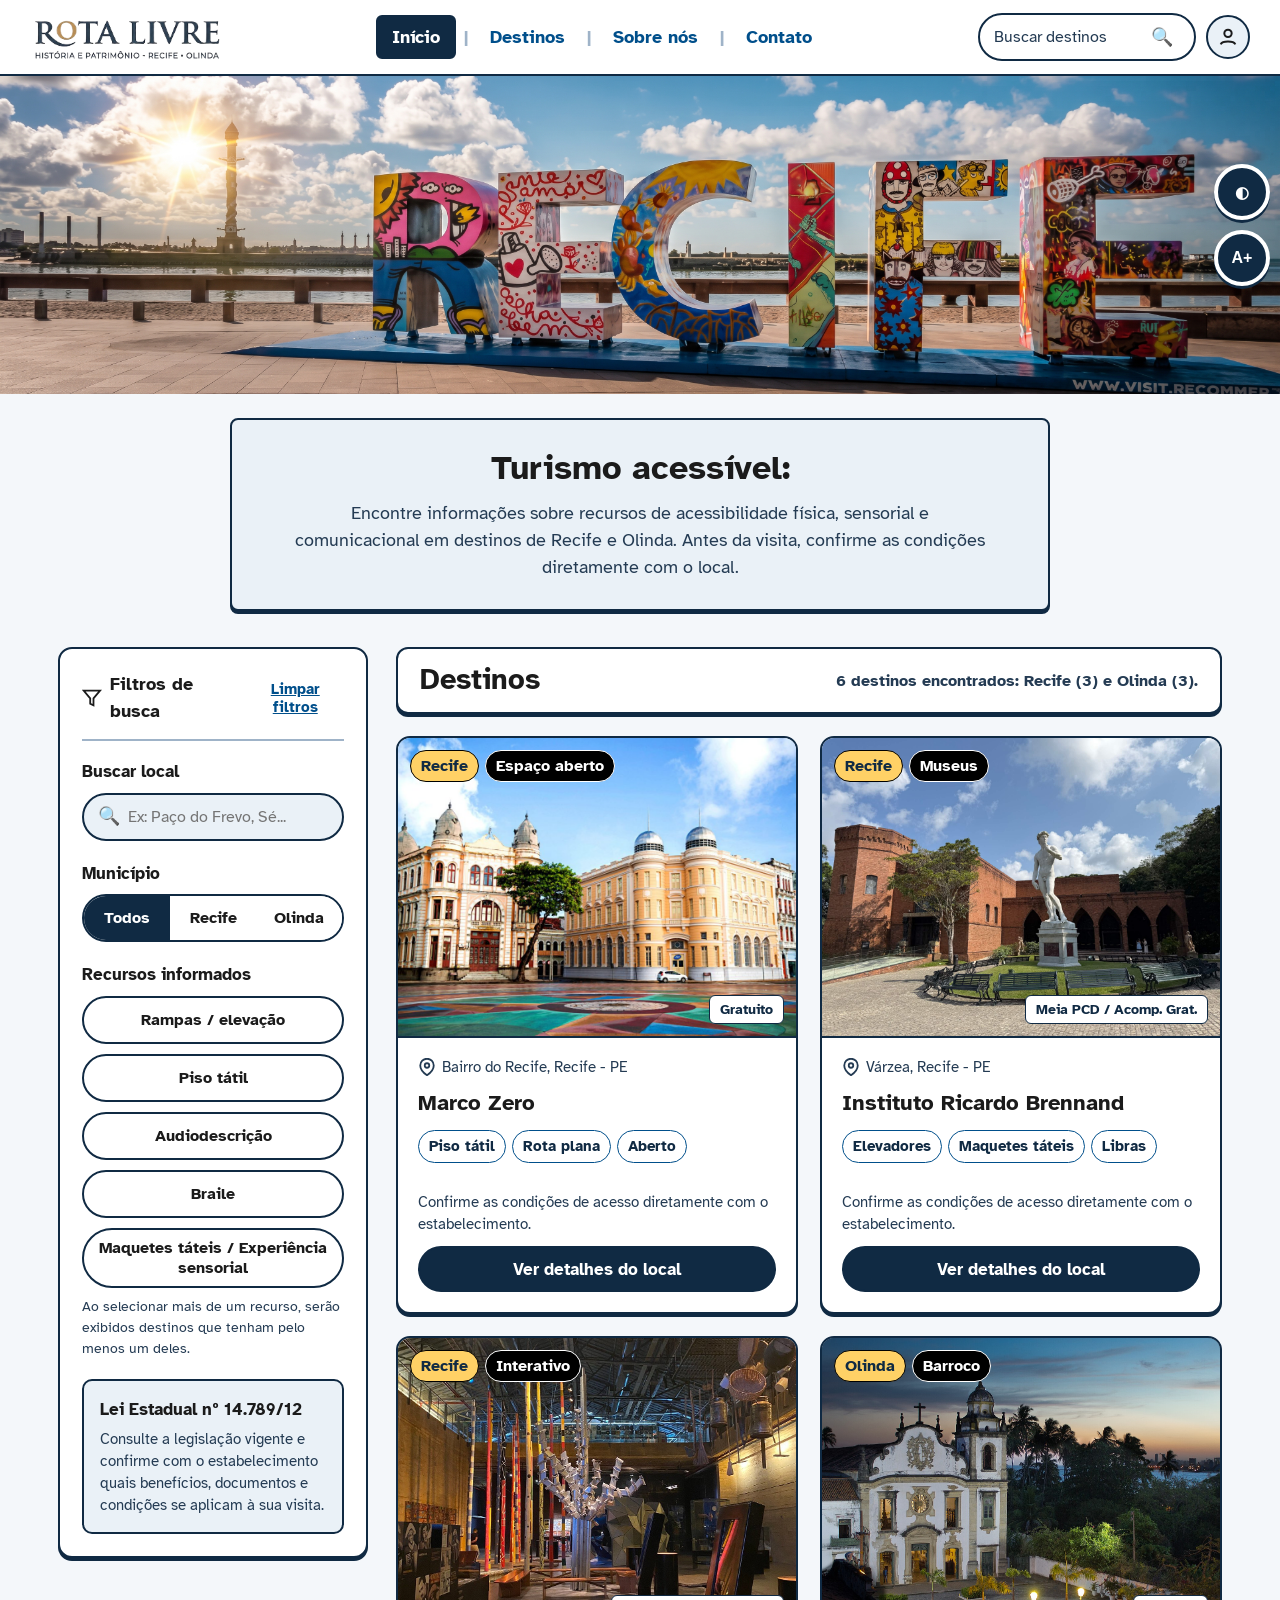
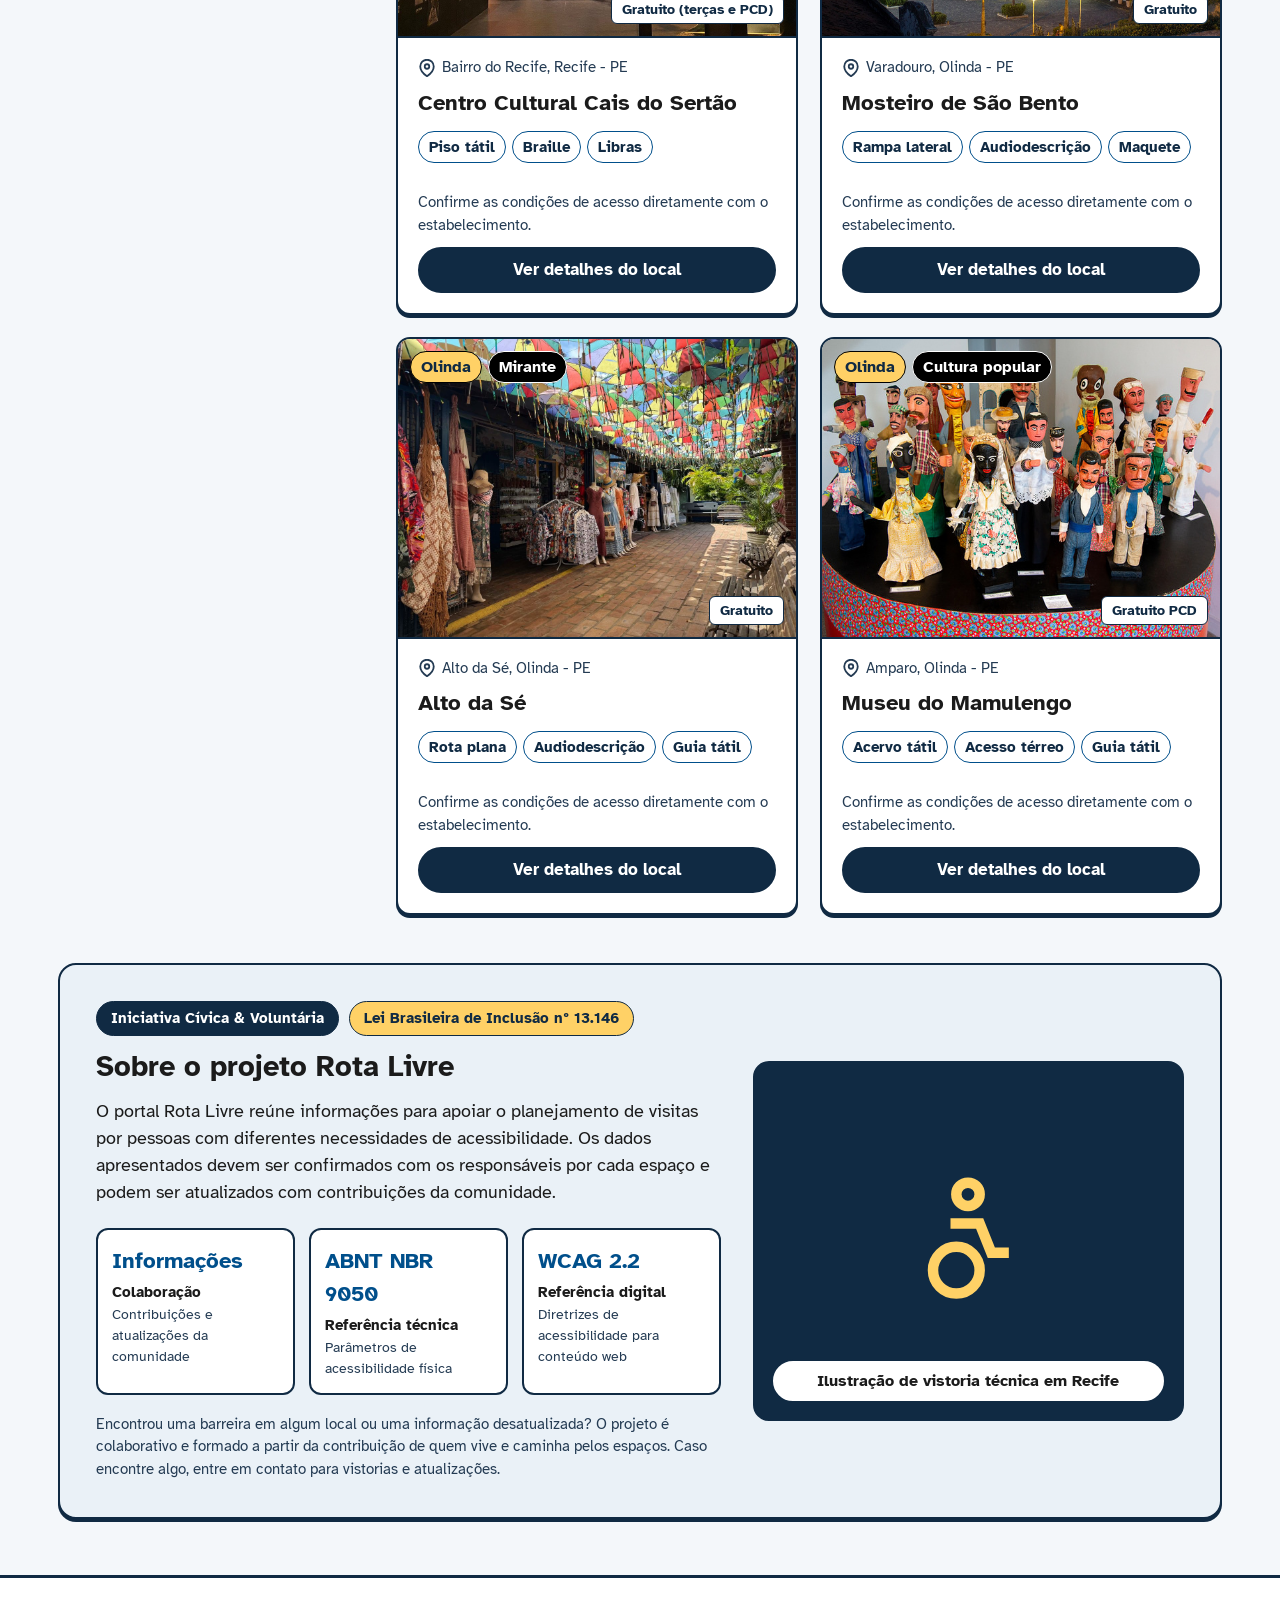
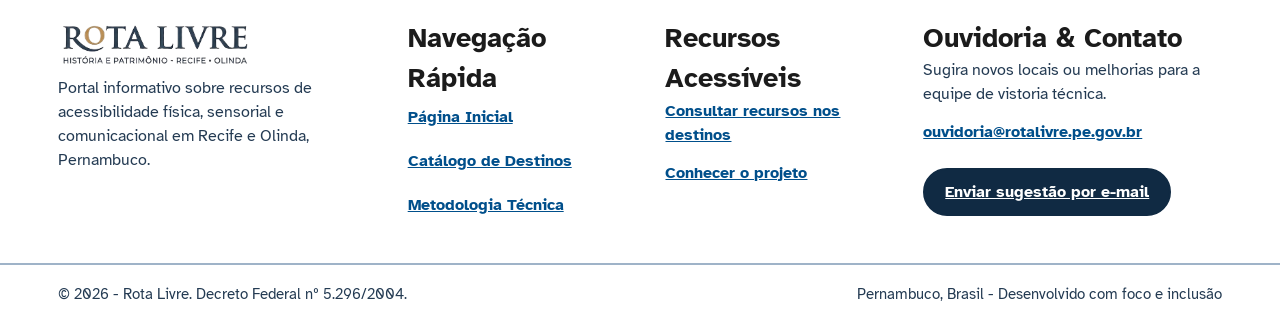
<file: index.html>
<!DOCTYPE html>
<html data-theme="light" lang="pt-BR">

<head>
    <meta charset="utf-8" />
    <meta content="width=device-width, initial-scale=1.0" name="viewport" />
    <meta content="Portal de turismo acessível em Recife e Olinda, com detalhes de seis pontos turísticos."
        name="description" />
    <title>Rota Livre — Turismo acessível em Recife e Olinda</title>
    <link href="https://fonts.googleapis.com" rel="preconnect" />
    <link crossorigin="" href="https://fonts.gstatic.com" rel="preconnect" />
    <link
        href="https://fonts.googleapis.com/css2?family=Atkinson+Hyperlegible:ital,wght@0,400;0,700;1,400;1,700&amp;display=swap"
        rel="stylesheet" />
    <link href="style.css" rel="stylesheet" />
    <link rel="icon" type="image/png" href="../imagens/logo/favicon/android-chrome-512x512.png" />
</head>

<body class="pagina-inicio">
    <a class="pular-conteudo" href="#conteudo-principal">
        Pular para o conteúdo principal
    </a>
    
    <div aria-label="Controles de acessibilidade da página" class="barra-acessibilidade" role="group">
        <button aria-label="Ativar alto contraste" aria-pressed="false" class="botao-acessibilidade"
            id="btn-toggle-contrast" type="button">
            ◐
        </button>
        <button aria-label="Aumentar tamanho do texto" aria-pressed="false" class="botao-acessibilidade"
            id="btn-toggle-font" type="button">
            A+
        </button>
    </div>

    <!-- Cabeçalho -->
    <header class="cabecalho">
        <div class="container cabecalho-conteudo">
            <a class="logo" href="#inicio">
                <img class="logo-icone" src="imagens/logo/logo.png" alt="Rota Livre — História e patrimônio Recife / Olinda">
            </a>

            <nav aria-label="Menu principal" class="menu-principal">
                <a aria-current="page" class="ativo" href="#inicio">
                    Início
                </a>
                <span aria-hidden="true" class="separador-menu">
                    |
                </span>
                <a href="#catalogo">
                    Destinos
                </a>
                <span aria-hidden="true" class="separador-menu">
                    |
                </span>
                <a href="#sobre">
                    Sobre nós
                </a>
                <span aria-hidden="true" class="separador-menu">
                    |
                </span>
                <a href="#contato">
                    Contato
                </a>
            </nav>
            <div class="acoes-cabecalho">
                <form action="#catalogo" class="busca-cabecalho" method="get" role="search">
                    <label class="sr-only" for="busca-topo">
                        Buscar no portal
                    </label>
                    <input autocomplete="off" id="busca-topo" name="q" placeholder="Buscar destinos" type="search" />
                    <button aria-label="Executar busca" class="botao-busca" type="submit">
                        <span aria-hidden="true">
                            🔍
                        </span>
                    </button>
                </form>
                <a aria-label="Área do usuário" class="botao-perfil" href="pages/perfil.html">
                    <svg aria-hidden="true" class="icone-perfil" viewBox="0 0 24 24">
                        <circle cx="12" cy="8" r="4"></circle>
                        <path d="M4 20c2-4 14-4 16 0"></path>
                    </svg>
                </a>
            </div>
        </div>
    </header>
    <!-- Hero Banner -->
    <div class="hero-banner">
        <img alt="Placa artística com o nome Recife, no Marco Zero." class="hero-imagem"
            src="imagens/recife-banner.jpg" />
    </div>
    <main class="container" data-pagina="inicio" id="conteudo-principal" tabindex="-1">
        <!-- Banner principal e controles de acessibilidade -->
        <section aria-labelledby="titulo-hero" class="secao-boas-vindas" id="inicio">
            <div class="banner-principal">
                <h1 id="titulo-hero">
                    Turismo acessível:
                </h1>
                <p>
                    Encontre informações sobre recursos de acessibilidade física, sensorial e comunicacional em destinos
                    de Recife e Olinda. Antes da visita, confirme as condições diretamente com o local.
                </p>
            </div>
        </section>
        <!-- Catálogo: Filtros e lista de destinos -->
        <section class="area-catalogo" id="catalogo">
            <h2 class="sr-only" id="titulo-catalogo">
                Catálogo de destinos
            </h2>
            <!-- Barra lateral de filtros -->
            <aside aria-labelledby="titulo-filtros" class="painel-filtros">
                <div class="topo-filtros">
                    <h3 class="titulo-filtros" id="titulo-filtros">
                        <svg aria-hidden="true" class="icone-filtro" viewbox="0 0 24 24">
                            <polygon points="22 3 2 3 10 12.46 10 19 14 21 14 12.46 22 3">
                            </polygon>
                        </svg>
                        Filtros de busca
                    </h3>
                    <button class="botao-limpar-filtros" id="btn-clear-filters" type="button">
                        Limpar filtros
                    </button>
                </div>
                <div class="grupo-filtro">
                    <label class="rotulo-filtro" for="filtro-local">
                        Buscar local
                    </label>
                    <div class="campo-busca-lateral">
                        <span aria-hidden="true">
                            🔍
                        </span>
                        <input id="filtro-local" placeholder="Ex: Paço do Frevo, Sé..." type="text" />
                    </div>
                </div>
                <div class="grupo-filtro">
                    <span class="rotulo-filtro" id="label-municipio">
                        Município
                    </span>
                    <div aria-labelledby="label-municipio" class="seletor-cidade" role="group">
                        <button aria-pressed="true" class="botao-cidade ativo" data-filter-city="all" type="button">
                            Todos
                        </button>
                        <button aria-pressed="false" class="botao-cidade" data-filter-city="recife" type="button">
                            Recife
                        </button>
                        <button aria-pressed="false" class="botao-cidade" data-filter-city="olinda" type="button">
                            Olinda
                        </button>
                    </div>
                </div>
                <div class="grupo-filtro">
                    <span class="rotulo-filtro" id="label-recursos">
                        Recursos informados
                    </span>
                    <div aria-labelledby="label-recursos" class="lista-recursos" role="group">
                        <button aria-pressed="false" class="botao-recurso" data-filter-resource="rampas" type="button">
                            Rampas / elevação
                        </button>
                        <button aria-pressed="false" class="botao-recurso" data-filter-resource="piso-tatil"
                            type="button">
                            Piso tátil
                        </button>
                        <button aria-pressed="false" class="botao-recurso" data-filter-resource="audiodescricao"
                            type="button">
                            Audiodescrição
                        </button>
                        <button aria-pressed="false" class="botao-recurso" data-filter-resource="braile" type="button">
                            Braile
                        </button>
                        <button aria-pressed="false" class="botao-recurso" data-filter-resource="maquetes-tateis"
                            type="button">
                            Maquetes táteis / Experiência sensorial
                        </button>
                    </div>
                    <p class="ajuda-filtro">
                        Ao selecionar mais de um recurso, serão exibidos destinos que tenham pelo menos um deles.
                    </p>
                </div>
                <div class="aviso-lei">
                    <h3>
                        Lei Estadual nº 14.789/12
                    </h3>
                    <p>
                        Consulte a legislação vigente e confirme com o estabelecimento quais benefícios, documentos e
                        condições se aplicam à sua visita.
                    </p>
                </div>
            </aside>
            <!-- Grade de resultados -->
            <div>
                <div class="barra-resultados">
                    <h2 id="titulo-resultados">
                        Destinos
                    </h2>
                    <p aria-atomic="true" aria-live="polite" id="resumo-resultados" role="status">
                        6 destinos encontrados: Recife (3) e Olinda (3).
                    </p>
                </div>
                <div aria-labelledby="titulo-resultados" class="grade-destinos" id="lista-destinos">
                    <!-- 1. Marco Zero -->
                    <article class="cartao-destino" data-city="recife" data-resources="piso-tatil rota-plana">
                        <div class="imagem-destino">
                            <div class="etiquetas-topo">
                                <span class="etiqueta-cidade">
                                    Recife
                                </span>
                                <span class="etiqueta-categoria">
                                    Espaço aberto
                                </span>
                            </div>
                            <a aria-label="Ver detalhes de Marco Zero" class="link-imagem-destino"
                                href="pages/marco-zero.html">
                                <img alt="Vista da Praça do Marco Zero no Bairro do Recife com a rosa dos ventos no chão e prédios históricos ao fundo."
                                    decoding="async" loading="lazy" src="imagens/marco-zero/marco-zero.jpg" />
                            </a>
                            <span class="etiqueta-preco">
                                Gratuito
                            </span>
                        </div>
                        <div class="corpo-destino">
                            <p class="localizacao-destino">
                                <svg aria-hidden="true" class="icone-pino" viewbox="0 0 24 24">
                                    <path d="M21 10c0 7-9 13-9 13s-9-6-9-13a9 9 0 0 1 18 0z">
                                    </path>
                                    <circle cx="12" cy="10" r="3">
                                    </circle>
                                </svg>
                                Bairro do Recife, Recife - PE
                            </p>
                            <h3>
                                <a class="link-destino" href="pages/marco-zero.html">Marco Zero</a>
                            </h3>
                            <ul aria-label="Características e recursos informados para este destino"
                                class="lista-selo-acessibilidade">
                                <li class="selo-acessibilidade">
                                    Piso tátil
                                </li>
                                <li class="selo-acessibilidade">
                                    Rota plana
                                </li>
                                <li class="selo-acessibilidade">
                                    Aberto
                                </li>
                            </ul>
                            <p class="aviso-detalhes">
                                Confirme as condições de acesso diretamente com o estabelecimento.
                            </p>
                            <a class="botao-detalhes" href="pages/marco-zero.html">Ver detalhes do local</a>
                        </div>
                    </article>
                    <!-- 2. Instituto Ricardo Brennand -->
                    <article class="cartao-destino" data-city="recife"
                        data-resources="elevadores maquetes-tateis libras audiodescricao">
                        <div class="imagem-destino">
                            <div class="etiquetas-topo">
                                <span class="etiqueta-cidade">
                                    Recife
                                </span>
                                <span class="etiqueta-categoria">
                                    Museus
                                </span>
                            </div>
                            <a aria-label="Ver detalhes de Instituto Ricardo Brennand" class="link-imagem-destino"
                                href="pages/instituto-ricardo-brennand.html">
                                <img alt="Fachada em estilo castelo medieval do Instituto Ricardo Brennand cercada por jardins."
                                    decoding="async" loading="lazy"
                                    src="imagens/ricardo-brennand/instituto-ricardo-brennand.jpg" />
                            </a>
                            <span class="etiqueta-preco">
                                Meia PCD / Acomp. Grat.
                            </span>
                        </div>
                        <div class="corpo-destino">
                            <p class="localizacao-destino">
                                <svg aria-hidden="true" class="icone-pino" viewbox="0 0 24 24">
                                    <path d="M21 10c0 7-9 13-9 13s-9-6-9-13a9 9 0 0 1 18 0z">
                                    </path>
                                    <circle cx="12" cy="10" r="3">
                                    </circle>
                                </svg>
                                Várzea, Recife - PE
                            </p>
                            <h3>
                                <a class="link-destino" href="pages/instituto-ricardo-brennand.html">Instituto Ricardo
                                    Brennand</a>
                            </h3>
                            <ul aria-label="Características e recursos informados para este destino"
                                class="lista-selo-acessibilidade">
                                <li class="selo-acessibilidade">
                                    Elevadores
                                </li>
                                <li class="selo-acessibilidade">
                                    Maquetes táteis
                                </li>
                                <li class="selo-acessibilidade">
                                    Libras
                                </li>
                            </ul>
                            <p class="aviso-detalhes">
                                Confirme as condições de acesso diretamente com o estabelecimento.
                            </p>
                            <a class="botao-detalhes" href="pages/instituto-ricardo-brennand.html">Ver detalhes do
                                local</a>
                        </div>
                    </article>
                    <!-- 3. Centro Cultural Cais do Sertão -->
                    <article class="cartao-destino" data-city="recife" data-resources="piso-tatil braile libras">
                        <div class="imagem-destino">
                            <div class="etiquetas-topo">
                                <span class="etiqueta-cidade">
                                    Recife
                                </span>
                                <span class="etiqueta-categoria">
                                    Interativo
                                </span>
                            </div>
                            <a aria-label="Ver detalhes de Centro Cultural Cais do Sertão" class="link-imagem-destino"
                                href="pages/cais-do-sertao.html">
                                <img alt="Prédio moderno do Centro Cultural Cais do Sertão com fachada vazada em cobogó."
                                    decoding="async" loading="lazy" src="imagens/cais-do-sertao/cais_do_sertao.jpg" />
                            </a>
                            <span class="etiqueta-preco">
                                Gratuito (terças e PCD)
                            </span>
                        </div>
                        <div class="corpo-destino">
                            <p class="localizacao-destino">
                                <svg aria-hidden="true" class="icone-pino" viewbox="0 0 24 24">
                                    <path d="M21 10c0 7-9 13-9 13s-9-6-9-13a9 9 0 0 1 18 0z">
                                    </path>
                                    <circle cx="12" cy="10" r="3">
                                    </circle>
                                </svg>
                                Bairro do Recife, Recife - PE
                            </p>
                            <h3>
                                <a class="link-destino" href="pages/cais-do-sertao.html">Centro Cultural Cais do
                                    Sertão</a>
                            </h3>
                            <ul aria-label="Características e recursos informados para este destino"
                                class="lista-selo-acessibilidade">
                                <li class="selo-acessibilidade">
                                    Piso tátil
                                </li>
                                <li class="selo-acessibilidade">
                                    Braille
                                </li>
                                <li class="selo-acessibilidade">
                                    Libras
                                </li>
                            </ul>
                            <p class="aviso-detalhes">
                                Confirme as condições de acesso diretamente com o estabelecimento.
                            </p>
                            <a class="botao-detalhes" href="pages/cais-do-sertao.html">Ver detalhes do local</a>
                        </div>
                    </article>
                    <!-- 4. Mosteiro de São Bento -->
                    <article class="cartao-destino" data-city="olinda" data-resources="rampas audiodescricao maquetes-tateis">
                        <div class="imagem-destino">
                            <div class="etiquetas-topo">
                                <span class="etiqueta-cidade">
                                    Olinda
                                </span>
                                <span class="etiqueta-categoria">
                                    Barroco
                                </span>
                            </div>
                            <a aria-label="Ver detalhes de Mosteiro de São Bento" class="link-imagem-destino"
                                href="pages/mosteiro-de-sao-bento.html">
                                <img alt="Fachada histórica do Mosteiro de São Bento em Olinda." decoding="async"
                                    loading="lazy" src="imagens/mosteiro-de-sao-bento/mosteiro-sao-bento.jpg"
                                    style="object-position: 25% 30%">
                            </a>
                            <span class="etiqueta-preco">
                                Gratuito
                            </span>
                        </div>
                        <div class="corpo-destino">
                            <p class="localizacao-destino">
                                <svg aria-hidden="true" class="icone-pino" viewbox="0 0 24 24">
                                    <path d="M21 10c0 7-9 13-9 13s-9-6-9-13a9 9 0 0 1 18 0z">
                                    </path>
                                    <circle cx="12" cy="10" r="3">
                                    </circle>
                                </svg>
                                Varadouro, Olinda - PE
                            </p>
                            <h3>
                                <a class="link-destino" href="pages/mosteiro-de-sao-bento.html">Mosteiro de São
                                    Bento</a>
                            </h3>
                            <ul aria-label="Características e recursos informados para este destino"
                                class="lista-selo-acessibilidade">
                                <li class="selo-acessibilidade">
                                    Rampa lateral
                                </li>
                                <li class="selo-acessibilidade">
                                    Audiodescrição
                                </li>
                                <li class="selo-acessibilidade">
                                    Maquete
                                </li>
                            </ul>
                            <p class="aviso-detalhes">
                                Confirme as condições de acesso diretamente com o estabelecimento.
                            </p>
                            <a class="botao-detalhes" href="pages/mosteiro-de-sao-bento.html">Ver detalhes do local</a>
                        </div>
                    </article>
                    <!-- 5. Alto da Sé -->
                    <article class="cartao-destino" data-city="olinda"
                        data-resources="rota-plana audiodescricao guia-tatil">
                        <div class="imagem-destino">
                            <div class="etiquetas-topo">
                                <span class="etiqueta-cidade">
                                    Olinda
                                </span>
                                <span class="etiqueta-categoria">
                                    Mirante
                                </span>
                            </div>
                            <a aria-label="Ver detalhes de Alto da Sé" class="link-imagem-destino"
                                href="pages/alto-da-se.html">
                                <img alt="Vista panorâmica do mirante do Alto da Sé com a Igreja da Sé e o mar ao fundo."
                                    decoding="async" loading="lazy" src="imagens/alto-da-se/alto-da-se3.jpg" />
                            </a>
                            <span class="etiqueta-preco">
                                Gratuito
                            </span>
                        </div>
                        <div class="corpo-destino">
                            <p class="localizacao-destino">
                                <svg aria-hidden="true" class="icone-pino" viewbox="0 0 24 24">
                                    <path d="M21 10c0 7-9 13-9 13s-9-6-9-13a9 9 0 0 1 18 0z">
                                    </path>
                                    <circle cx="12" cy="10" r="3">
                                    </circle>
                                </svg>
                                Alto da Sé, Olinda - PE
                            </p>
                            <h3>
                                <a class="link-destino" href="pages/alto-da-se.html">Alto da Sé</a>
                            </h3>
                            <ul aria-label="Características e recursos informados para este destino"
                                class="lista-selo-acessibilidade">
                                <li class="selo-acessibilidade">
                                    Rota plana
                                </li>
                                <li class="selo-acessibilidade">
                                    Audiodescrição
                                </li>
                                <li class="selo-acessibilidade">
                                    Guia tátil
                                </li>
                            </ul>
                            <p class="aviso-detalhes">
                                Confirme as condições de acesso diretamente com o estabelecimento.
                            </p>
                            <a class="botao-detalhes" href="pages/alto-da-se.html">Ver detalhes do local</a>
                        </div>
                    </article>
                    <!-- 6. Museu do Mamulengo -->
                    <article class="cartao-destino" data-city="olinda"
                        data-resources="acervo-tatil acesso-terreo guia-tatil">
                        <div class="imagem-destino">
                            <div class="etiquetas-topo">
                                <span class="etiqueta-cidade">
                                    Olinda
                                </span>
                                <span class="etiqueta-categoria">
                                    Cultura popular
                                </span>
                            </div>
                            <a aria-label="Ver detalhes de Museu do Mamulengo" class="link-imagem-destino"
                                href="pages/museu-do-mamulengo.html">
                                <img alt="Bonecos populares coloridos expostos no Museu do Mamulengo em Olinda."
                                    decoding="async" loading="lazy"
                                    src="imagens/museu-do-mamulengo/museu-do-mamulengo2.jpg" />
                            </a>
                            <span class="etiqueta-preco">
                                Gratuito PCD
                            </span>
                        </div>
                        <div class="corpo-destino">
                            <p class="localizacao-destino">
                                <svg aria-hidden="true" class="icone-pino" viewbox="0 0 24 24">
                                    <path d="M21 10c0 7-9 13-9 13s-9-6-9-13a9 9 0 0 1 18 0z">
                                    </path>
                                    <circle cx="12" cy="10" r="3">
                                    </circle>
                                </svg>
                                Amparo, Olinda - PE
                            </p>
                            <h3>
                                <a class="link-destino" href="pages/museu-do-mamulengo.html">Museu do Mamulengo</a>
                            </h3>
                            <ul aria-label="Características e recursos informados para este destino"
                                class="lista-selo-acessibilidade">
                                <li class="selo-acessibilidade">
                                    Acervo tátil
                                </li>
                                <li class="selo-acessibilidade">
                                    Acesso térreo
                                </li>
                                <li class="selo-acessibilidade">
                                    Guia tátil
                                </li>
                            </ul>
                            <p class="aviso-detalhes">
                                Confirme as condições de acesso diretamente com o estabelecimento.
                            </p>
                            <a class="botao-detalhes" href="pages/museu-do-mamulengo.html">Ver detalhes do local</a>
                        </div>
                    </article>
                </div>
                <p class="sem-resultados" hidden="True" id="sem-resultados">
                    Nenhum destino corresponde aos filtros selecionados. Ajuste os critérios ou limpe os filtros.
                </p>
            </div>
        </section>
        <!-- Seção Sobre o projeto -->
        <section aria-labelledby="titulo-sobre" class="secao-sobre" id="sobre">
            <div>
                <div class="selos-sobre">
                    <span class="selo-iniciativa">
                        Iniciativa Cívica &amp; Voluntária
                    </span>
                    <span class="selo-lei">
                        Lei Brasileira de Inclusão nº 13.146
                    </span>
                </div>
                <h2 id="titulo-sobre">
                    Sobre o projeto Rota Livre
                </h2>
                <p class="texto-sobre">
                    O portal Rota Livre reúne informações para apoiar o planejamento de visitas
                    por pessoas com diferentes necessidades de acessibilidade. Os dados apresentados devem ser
                    confirmados com os responsáveis por cada espaço e podem ser atualizados com contribuições da
                    comunidade.
                </p>
                <div class="grade-padroes">
                    <div class="cartao-padrao">
                        <strong>
                            Informações
                        </strong>
                        <span>
                            Colaboração
                        </span>
                        <small>
                            Contribuições e atualizações da comunidade
                        </small>
                    </div>
                    <div class="cartao-padrao">
                        <strong>
                            ABNT NBR 9050
                        </strong>
                        <span>
                            Referência técnica
                        </span>
                        <small>
                            Parâmetros de acessibilidade física
                        </small>
                    </div>
                    <div class="cartao-padrao">
                        <strong>
                            WCAG 2.2
                        </strong>
                        <span>
                            Referência digital
                        </span>
                        <small>
                            Diretrizes de acessibilidade para conteúdo web
                        </small>
                    </div>
                </div>
                <p class="nota-colaborativa">
                    Encontrou uma barreira em algum local ou uma informação desatualizada? O projeto é colaborativo e
                    formado a partir da contribuição de quem vive e caminha pelos espaços. Caso encontre algo, entre em
                    contato para vistorias e atualizações.
                </p>
            </div>
            <figure class="cartao-foto-sobre">
                <svg aria-hidden="true" class="ilustracao-vistoria" viewbox="0 0 24 24">
                    <circle cx="12" cy="4" r="2">
                    </circle>
                    <path d="M9 9h5l2 5h3">
                    </path>
                    <circle cx="10" cy="17" r="4">
                    </circle>
                </svg>
                <figcaption class="legenda-foto-sobre">
                    Ilustração de vistoria técnica em Recife
                </figcaption>
            </figure>
        </section>
    </main>

    <!-- Rodapé -->
    <footer class="rodape" id="contato">
        <div class="container colunas-rodape">
            <div class="coluna-rodape">
                <a class="logo logo-rodape" href="#inicio">
                    <img class="logo-icone" src="imagens/logo/logo.png" alt="Rota Livre — História e patrimônio Recife e Olinda">
                </a>

                <p>
                    Portal informativo sobre recursos de acessibilidade física, sensorial e comunicacional em Recife e
                    Olinda, Pernambuco.
                </p>
            </div>
            <div class="coluna-rodape">
                <h2>
                    Navegação Rápida
                </h2>
                <nav aria-label="Navegação do rodapé">
                    <ul>
                        <li>
                            <a href="#inicio">
                                Página Inicial
                            </a>
                        </li>
                        <li>
                            <a href="#catalogo">
                                Catálogo de Destinos
                            </a>
                        </li>
                        <li>
                            <a href="#sobre">
                                Metodologia Técnica
                            </a>
                        </li>
                    </ul>
                </nav>
            </div>
            <div class="coluna-rodape">
                <h2>
                    Recursos Acessíveis
                </h2>
                <nav aria-label="Recursos do projeto">
                    <ul>
                        <li>
                            <a href="#catalogo">
                                Consultar recursos nos destinos
                            </a>
                        </li>
                        <li>
                            <a href="#sobre">
                                Conhecer o projeto
                            </a>
                        </li>
                        <li>
                        </li>
                    </ul>
                </nav>
            </div>
            <div class="coluna-rodape">
                <h2>
                    Ouvidoria &amp; Contato
                </h2>
                <p>
                    Sugira novos locais ou melhorias para a equipe de vistoria técnica.
                </p>
                <p>
                    <a href="mailto:ouvidoria@rotalivre.pe.gov.br">
                        ouvidoria@rotalivre.pe.gov.br
                    </a>
                </p>
                <a class="botao-ouvidoria" href="mailto:ouvidoria@rotalivre.pe.gov.br">
                    Enviar sugestão por e-mail
                </a>
            </div>
        </div>
        <div class="rodape-inferior">
            <div class="container rodape-inferior-conteudo">
                <span>
                    © 2026 - Rota Livre. Decreto Federal nº 5.296/2004.
                </span>
                <span>
                    Pernambuco, Brasil - Desenvolvido com foco e inclusão
                </span>
            </div>
        </div>
    </footer>
    <script defer src="script.js"></script>
</body>

</html>
</file>
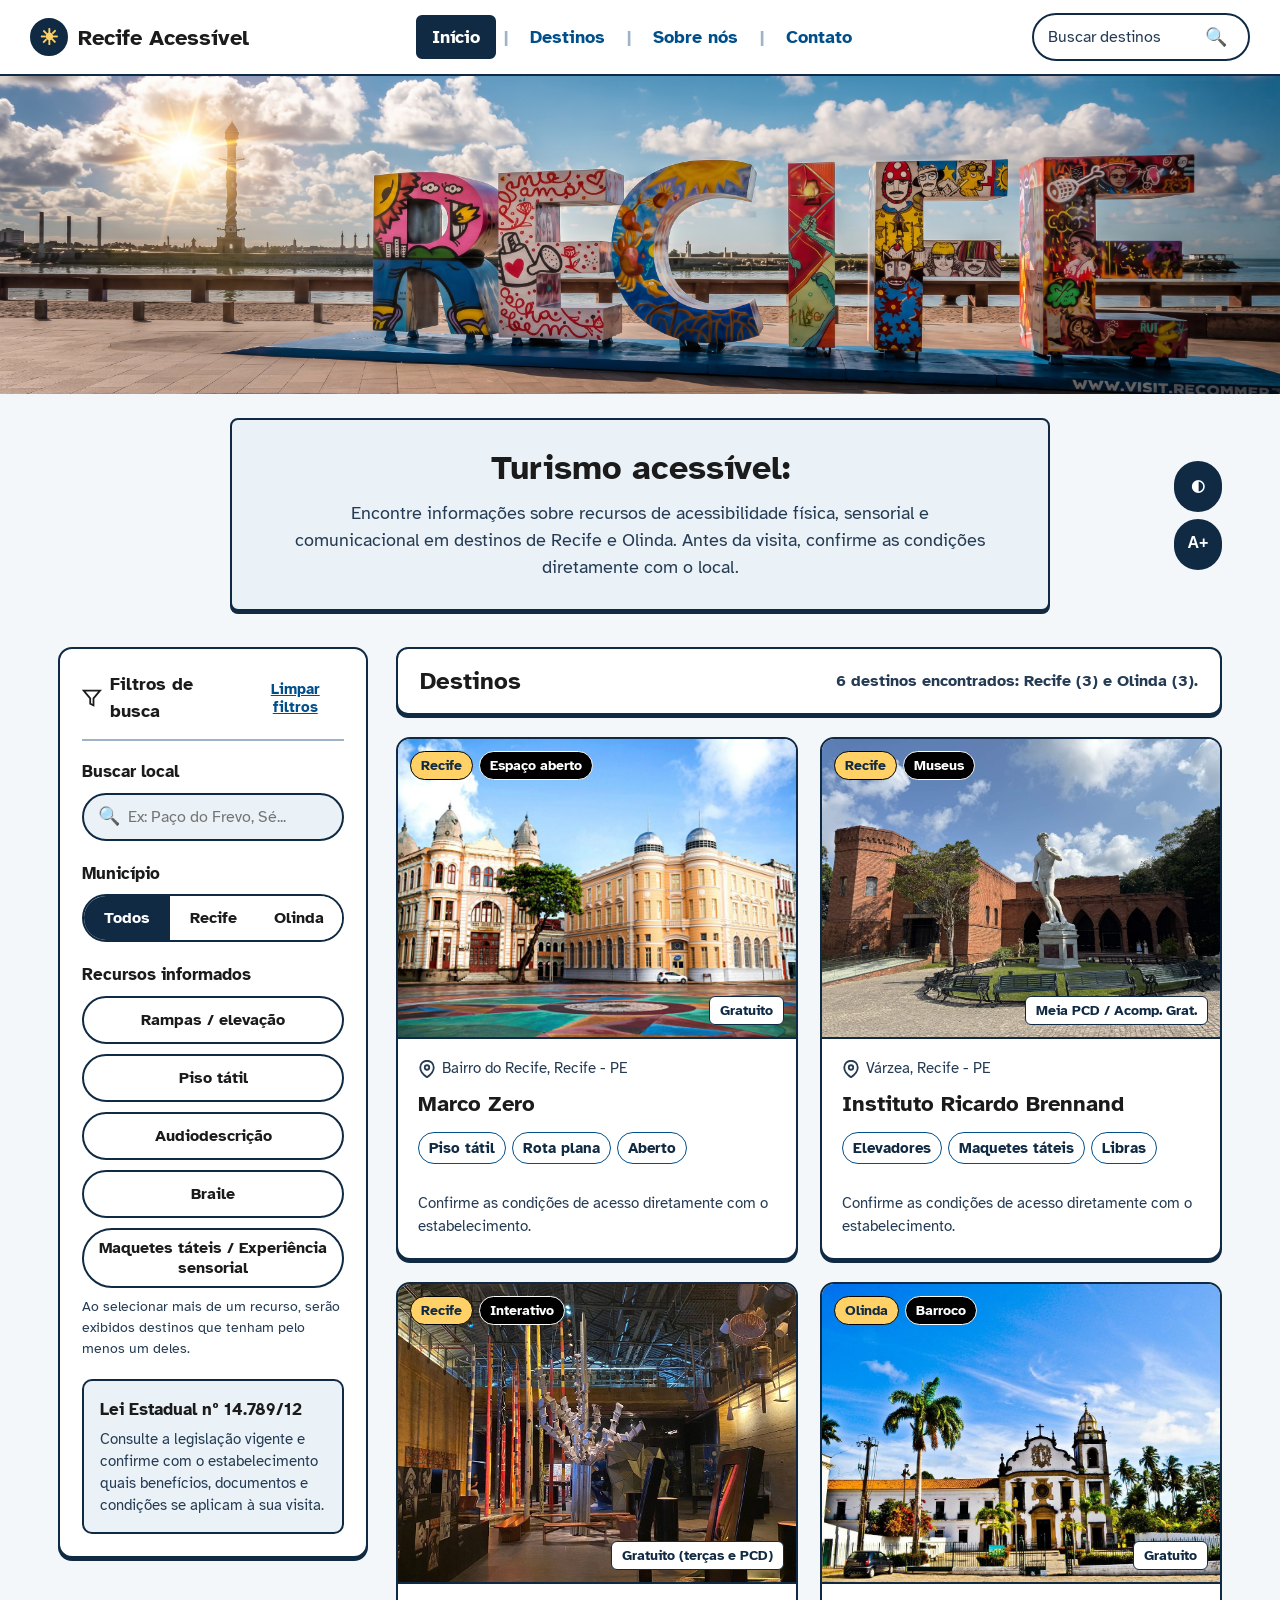
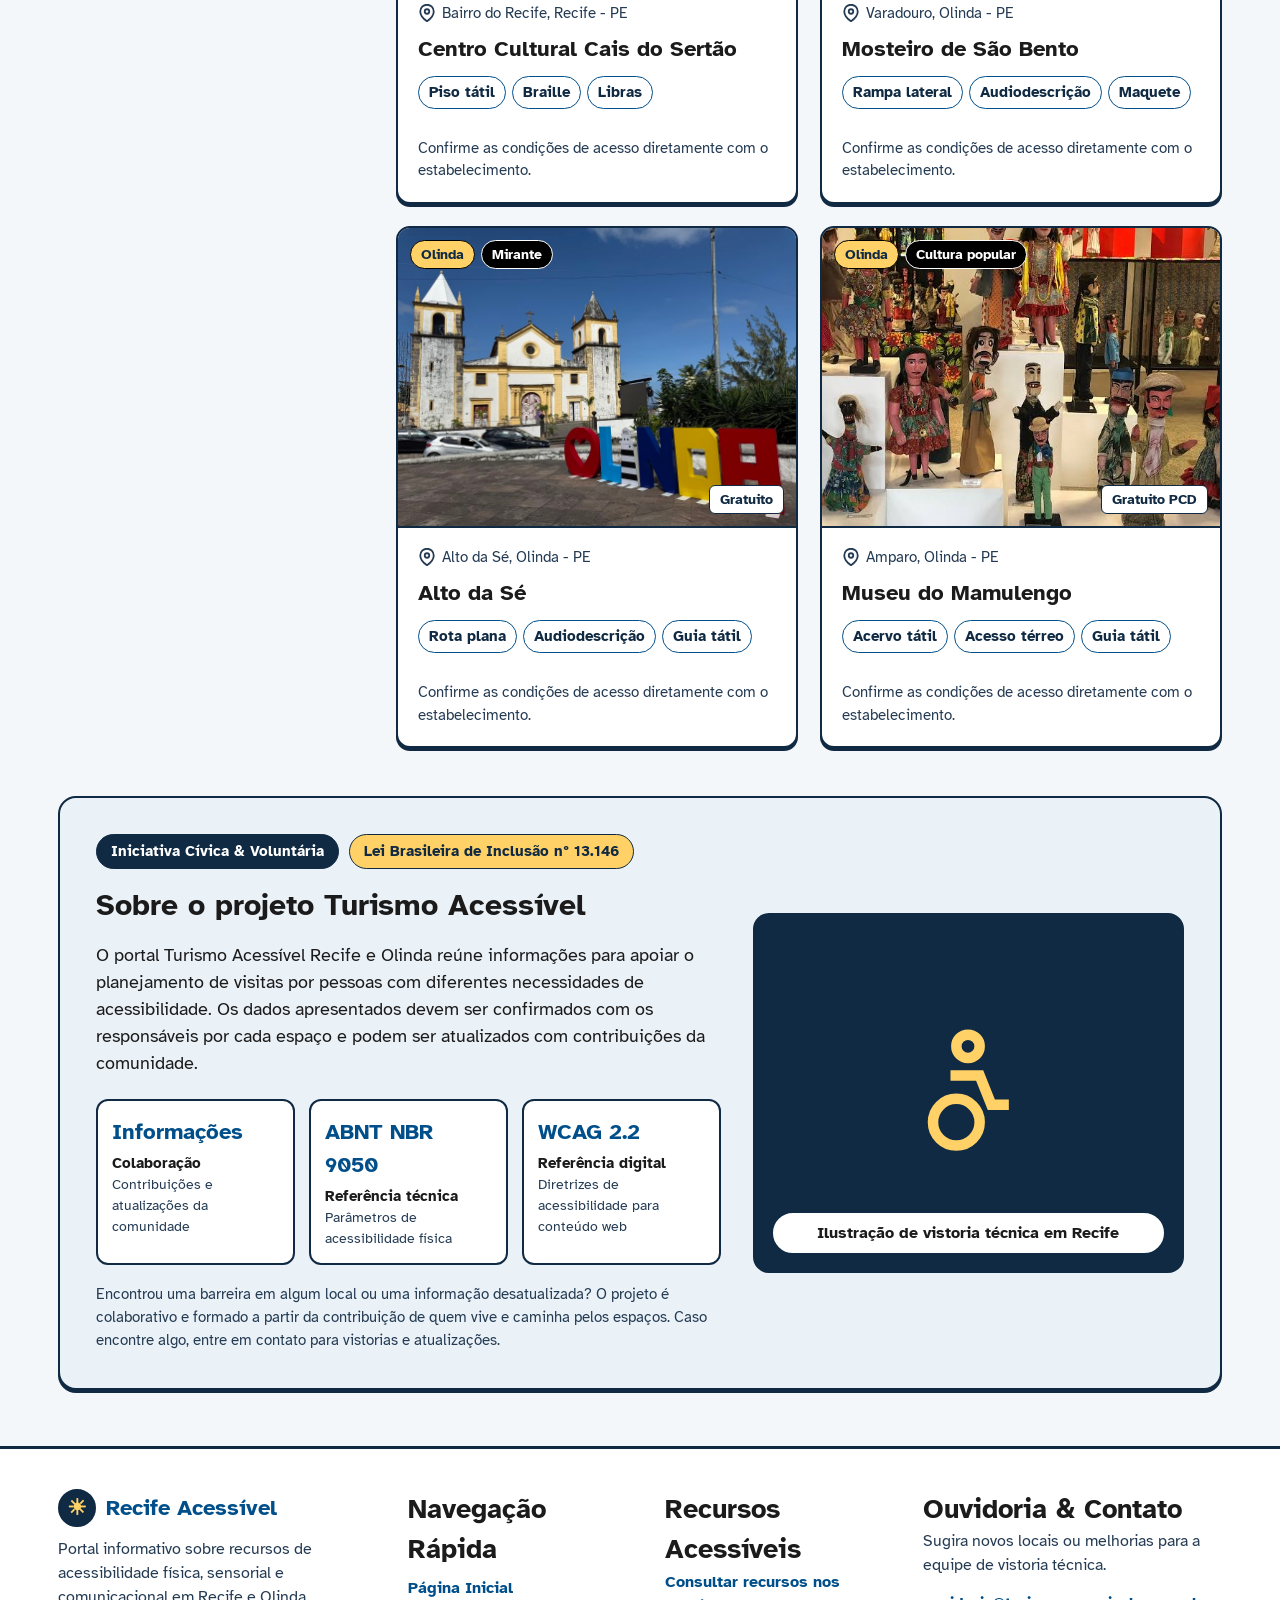
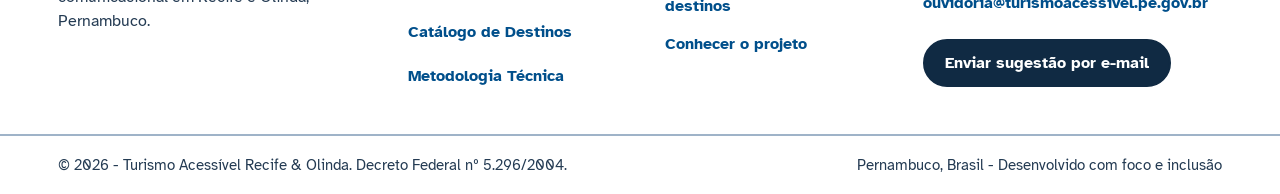
<file: recife-acessivel-modo-claro.html>
<!DOCTYPE html>
<html data-theme="light" lang="pt-BR">

<head>
    <meta charset="utf-8" />
    <meta content="width=device-width, initial-scale=1.0" name="viewport" />
    <title>
        Recife Acessível — Turismo acessível em Recife e Olinda
    </title>
    <link href="https://fonts.googleapis.com" rel="preconnect" />
    <link crossorigin="" href="https://fonts.gstatic.com" rel="preconnect" />
    <link
        href="https://fonts.googleapis.com/css2?family=Atkinson+Hyperlegible:ital,wght@0,400;0,700;1,400;1,700&amp;display=swap"
        rel="stylesheet" />
    <link href="recife-acessivel-modo-claro.css" rel="stylesheet" />
</head>

<body>
    <a class="pular-conteudo" href="#conteudo-principal">
        Pular para o conteúdo principal
    </a>
    <!-- Cabeçalho -->
    <header class="cabecalho">
        <div class="container cabecalho-conteudo">
            <a class="logo" href="#inicio">
                <span aria-hidden="true" class="logo-icone">
                    ☀
                </span>
                <span>
                    Recife Acessível
                </span>
            </a>
            <nav aria-label="Menu principal" class="menu-principal">
                <a aria-current="page" class="ativo" href="#inicio">
                    Início
                </a>
                <span aria-hidden="true" class="separador-menu">
                    |
                </span>
                <a href="#catalogo">
                    Destinos
                </a>
                <span aria-hidden="true" class="separador-menu">
                    |
                </span>
                <a href="#sobre">
                    Sobre nós
                </a>
                <span aria-hidden="true" class="separador-menu">
                    |
                </span>
                <a href="#contato">
                    Contato
                </a>
            </nav>
            <div class="acoes-cabecalho">
                <form action="#catalogo" class="busca-cabecalho" method="get" role="search">
                    <label class="sr-only" for="busca-topo">
                        Buscar no portal
                    </label>
                    <input autocomplete="off" id="busca-topo" name="q" placeholder="Buscar destinos" type="search" />
                    <button aria-label="Executar busca" class="botao-busca" type="submit">
                        <span aria-hidden="true">
                            🔍
                        </span>
                    </button>
                </form>
            </div>
        </div>
    </header>
    <!-- Hero Banner -->
    <div class="hero-banner">
        <img alt="Placa artística com o nome Recife, no Marco Zero." class="hero-imagem"
            src="imagens/recife-banner.jpg" />
    </div>
    <main class="container" id="conteudo-principal" tabindex="-1">
        <!-- Banner principal e controles de acessibilidade -->
        <section aria-labelledby="titulo-hero" class="secao-boas-vindas" id="inicio">
            <div class="banner-principal">
                <h1 id="titulo-hero">
                    Turismo acessível:
                </h1>
                <p>
                    Encontre informações sobre recursos de acessibilidade física, sensorial e comunicacional em destinos
                    de Recife e Olinda. Antes da visita, confirme as condições diretamente com o local.
                </p>
            </div>
            <div aria-label="Controles de acessibilidade da página" class="barra-acessibilidade" role="group">
                <button aria-label="Ativar alto contraste" aria-pressed="false" class="botao-acessibilidade"
                    id="btn-toggle-contrast" type="button">
                    ◐
                </button>
                <button aria-label="Aumentar tamanho do texto" aria-pressed="false" class="botao-acessibilidade"
                    id="btn-toggle-font" type="button">
                    A+
                </button>
            </div>
        </section>
        <!-- Catálogo: Filtros e lista de destinos -->
        <section class="area-catalogo" id="catalogo">
            <h2 class="sr-only" id="titulo-catalogo">
                Catálogo de destinos
            </h2>
            <!-- Barra lateral de filtros -->
           <aside aria-labelledby="titulo-filtros" class="painel-filtros">
    <div class="topo-filtros">
        <h3 class="titulo-filtros" id="titulo-filtros">
            <svg aria-hidden="true" class="icone-filtro" viewbox="0 0 24 24">
                <polygon points="22 3 2 3 10 12.46 10 19 14 21 14 12.46 22 3">
                </polygon>
            </svg>
            Filtros de busca
        </h3>
        <button class="botao-limpar-filtros" id="btn-clear-filters" type="button">
            Limpar filtros
        </button>
    </div>
    <div class="grupo-filtro">
        <label class="rotulo-filtro" for="filtro-local">
            Buscar local
        </label>
        <div class="campo-busca-lateral">
            <span aria-hidden="true">
                🔍
            </span>
            <input id="filtro-local" placeholder="Ex: Paço do Frevo, Sé..." type="text" />
        </div>
    </div>
    <div class="grupo-filtro">
        <span class="rotulo-filtro" id="label-municipio">
            Município
        </span>
        <div aria-labelledby="label-municipio" class="seletor-cidade" role="group">
            <button aria-pressed="true" class="botao-cidade ativo" data-filter-city="all" type="button">
                Todos
            </button>
            <button aria-pressed="false" class="botao-cidade" data-filter-city="recife" type="button">
                Recife
            </button>
            <button aria-pressed="false" class="botao-cidade" data-filter-city="olinda" type="button">
                Olinda
            </button>
        </div>
    </div>
    <div class="grupo-filtro">
        <span class="rotulo-filtro" id="label-recursos">
            Recursos informados
        </span>
        <div aria-labelledby="label-recursos" class="lista-recursos" role="group">
            <button aria-pressed="false" class="botao-recurso" data-filter-resource="rampas" type="button">
                Rampas / elevação
            </button>
            <button aria-pressed="false" class="botao-recurso" data-filter-resource="piso-tatil" type="button">
                Piso tátil
            </button>
            <button aria-pressed="false" class="botao-recurso" data-filter-resource="audiodescricao" type="button">
                Audiodescrição
            </button>
            <button aria-pressed="false" class="botao-recurso" data-filter-resource="braile" type="button">
                Braile
            </button>
            <button aria-pressed="false" class="botao-recurso" data-filter-resource="maquetes-tateis" type="button">
                Maquetes táteis / Experiência sensorial
            </button>
        </div>
        <p class="ajuda-filtro">
            Ao selecionar mais de um recurso, serão exibidos destinos que tenham pelo menos um deles.
        </p>
    </div>
    <div class="aviso-lei">
        <h3>
            Lei Estadual nº 14.789/12
        </h3>
        <p>
            Consulte a legislação vigente e confirme com o estabelecimento quais benefícios, documentos e
            condições se aplicam à sua visita.
        </p>
    </div>
</aside>
            <!-- Grade de resultados -->
            <div>
                <div class="barra-resultados">
                    <h2 id="titulo-resultados">
                        Destinos
                    </h2>
                    <p aria-atomic="true" aria-live="polite" id="resumo-resultados" role="status">
                        6 destinos encontrados: Recife (3) e Olinda (3).
                    </p>
                </div>
                <div aria-labelledby="titulo-resultados" class="grade-destinos" id="lista-destinos">
                    <!-- 1. Marco Zero -->
                    <article class="cartao-destino" data-city="recife" data-resources="piso-tatil rota-plana">
                        <div class="imagem-destino">
                            <div class="etiquetas-topo">
                                <span class="etiqueta-cidade">
                                    Recife
                                </span>
                                <span class="etiqueta-categoria">
                                    Espaço aberto
                                </span>
                            </div>
                            <img alt="Vista da Praça do Marco Zero no Bairro do Recife com a rosa dos ventos no chão e prédios históricos ao fundo."
                                decoding="async" loading="lazy" src="imagens/marco-zero.jpg" />
                            <span class="etiqueta-preco">
                                Gratuito
                            </span>
                        </div>
                        <div class="corpo-destino">
                            <p class="localizacao-destino">
                                <svg aria-hidden="true" class="icone-pino" viewbox="0 0 24 24">
                                    <path d="M21 10c0 7-9 13-9 13s-9-6-9-13a9 9 0 0 1 18 0z">
                                    </path>
                                    <circle cx="12" cy="10" r="3">
                                    </circle>
                                </svg>
                                Bairro do Recife, Recife - PE
                            </p>
                            <h3>
                                Marco Zero
                            </h3>
                            <ul aria-label="Características e recursos informados para este destino"
                                class="lista-selo-acessibilidade">
                                <li class="selo-acessibilidade">
                                    Piso tátil
                                </li>
                                <li class="selo-acessibilidade">
                                    Rota plana
                                </li>
                                <li class="selo-acessibilidade">
                                    Aberto
                                </li>
                            </ul>
                            <p class="aviso-detalhes">
                                Confirme as condições de acesso diretamente com o estabelecimento.
                            </p>
                        </div>
                    </article>
                    <!-- 2. Instituto Ricardo Brennand -->
                    <article class="cartao-destino" data-city="recife"
                        data-resources="elevadores maquetes-tateis libras">
                        <div class="imagem-destino">
                            <div class="etiquetas-topo">
                                <span class="etiqueta-cidade">
                                    Recife
                                </span>
                                <span class="etiqueta-categoria">
                                    Museus
                                </span>
                            </div>
                            <img alt="Fachada em estilo castelo medieval do Instituto Ricardo Brennand cercada por jardins."
                                decoding="async" loading="lazy" src="imagens/instituto-ricardo-brennand.jpg" />
                            <span class="etiqueta-preco">
                                Meia PCD / Acomp. Grat.
                            </span>
                        </div>
                        <div class="corpo-destino">
                            <p class="localizacao-destino">
                                <svg aria-hidden="true" class="icone-pino" viewbox="0 0 24 24">
                                    <path d="M21 10c0 7-9 13-9 13s-9-6-9-13a9 9 0 0 1 18 0z">
                                    </path>
                                    <circle cx="12" cy="10" r="3">
                                    </circle>
                                </svg>
                                Várzea, Recife - PE
                            </p>
                            <h3>
                                Instituto Ricardo Brennand
                            </h3>
                            <ul aria-label="Características e recursos informados para este destino"
                                class="lista-selo-acessibilidade">
                                <li class="selo-acessibilidade">
                                    Elevadores
                                </li>
                                <li class="selo-acessibilidade">
                                    Maquetes táteis
                                </li>
                                <li class="selo-acessibilidade">
                                    Libras
                                </li>
                            </ul>
                            <p class="aviso-detalhes">
                                Confirme as condições de acesso diretamente com o estabelecimento.
                            </p>
                        </div>
                    </article>
                    <!-- 3. Centro Cultural Cais do Sertão -->
                    <article class="cartao-destino" data-city="recife" data-resources="piso-tatil braille libras">
                        <div class="imagem-destino">
                            <div class="etiquetas-topo">
                                <span class="etiqueta-cidade">
                                    Recife
                                </span>
                                <span class="etiqueta-categoria">
                                    Interativo
                                </span>
                            </div>
                            <img alt="Prédio moderno do Centro Cultural Cais do Sertão com fachada vazada em cobogó."
                                decoding="async" loading="lazy" src="imagens/cais_do_sertao.jpg" />
                            <span class="etiqueta-preco">
                                Gratuito (terças e PCD)
                            </span>
                        </div>
                        <div class="corpo-destino">
                            <p class="localizacao-destino">
                                <svg aria-hidden="true" class="icone-pino" viewbox="0 0 24 24">
                                    <path d="M21 10c0 7-9 13-9 13s-9-6-9-13a9 9 0 0 1 18 0z">
                                    </path>
                                    <circle cx="12" cy="10" r="3">
                                    </circle>
                                </svg>
                                Bairro do Recife, Recife - PE
                            </p>
                            <h3>
                                Centro Cultural Cais do Sertão
                            </h3>
                            <ul aria-label="Características e recursos informados para este destino"
                                class="lista-selo-acessibilidade">
                                <li class="selo-acessibilidade">
                                    Piso tátil
                                </li>
                                <li class="selo-acessibilidade">
                                    Braille
                                </li>
                                <li class="selo-acessibilidade">
                                    Libras
                                </li>
                            </ul>
                            <p class="aviso-detalhes">
                                Confirme as condições de acesso diretamente com o estabelecimento.
                            </p>
                        </div>
                    </article>
                    <!-- 4. Mosteiro de São Bento -->
                    <article class="cartao-destino" data-city="olinda" data-resources="rampas audiodescricao maquete">
                        <div class="imagem-destino">
                            <div class="etiquetas-topo">
                                <span class="etiqueta-cidade">
                                    Olinda
                                </span>
                                <span class="etiqueta-categoria">
                                    Barroco
                                </span>
                            </div>
                            <img alt="Fachada histórica branca e ocre do Mosteiro de São Bento em Olinda."
                                decoding="async" loading="lazy" src="imagens/igreja-e-mosteiro-de.jpg" />
                            <span class="etiqueta-preco">
                                Gratuito
                            </span>
                        </div>
                        <div class="corpo-destino">
                            <p class="localizacao-destino">
                                <svg aria-hidden="true" class="icone-pino" viewbox="0 0 24 24">
                                    <path d="M21 10c0 7-9 13-9 13s-9-6-9-13a9 9 0 0 1 18 0z">
                                    </path>
                                    <circle cx="12" cy="10" r="3">
                                    </circle>
                                </svg>
                                Varadouro, Olinda - PE
                            </p>
                            <h3>
                                Mosteiro de São Bento
                            </h3>
                            <ul aria-label="Características e recursos informados para este destino"
                                class="lista-selo-acessibilidade">
                                <li class="selo-acessibilidade">
                                    Rampa lateral
                                </li>
                                <li class="selo-acessibilidade">
                                    Audiodescrição
                                </li>
                                <li class="selo-acessibilidade">
                                    Maquete
                                </li>
                            </ul>
                            <p class="aviso-detalhes">
                                Confirme as condições de acesso diretamente com o estabelecimento.
                            </p>
                        </div>
                    </article>
                    <!-- 5. Alto da Sé -->
                    <article class="cartao-destino" data-city="olinda"
                        data-resources="rota-plana audiodescricao guia-tatil">
                        <div class="imagem-destino">
                            <div class="etiquetas-topo">
                                <span class="etiqueta-cidade">
                                    Olinda
                                </span>
                                <span class="etiqueta-categoria">
                                    Mirante
                                </span>
                            </div>
                            <img alt="Vista panorâmica do mirante do Alto da Sé com a Igreja da Sé e o mar ao fundo."
                                decoding="async" loading="lazy" src="imagens/alto-da-se.jpg" />
                            <span class="etiqueta-preco">
                                Gratuito
                            </span>
                        </div>
                        <div class="corpo-destino">
                            <p class="localizacao-destino">
                                <svg aria-hidden="true" class="icone-pino" viewbox="0 0 24 24">
                                    <path d="M21 10c0 7-9 13-9 13s-9-6-9-13a9 9 0 0 1 18 0z">
                                    </path>
                                    <circle cx="12" cy="10" r="3">
                                    </circle>
                                </svg>
                                Alto da Sé, Olinda - PE
                            </p>
                            <h3>
                                Alto da Sé
                            </h3>
                            <ul aria-label="Características e recursos informados para este destino"
                                class="lista-selo-acessibilidade">
                                <li class="selo-acessibilidade">
                                    Rota plana
                                </li>
                                <li class="selo-acessibilidade">
                                    Audiodescrição
                                </li>
                                <li class="selo-acessibilidade">
                                    Guia tátil
                                </li>
                            </ul>
                            <p class="aviso-detalhes">
                                Confirme as condições de acesso diretamente com o estabelecimento.
                            </p>
                        </div>
                    </article>
                    <!-- 6. Museu do Mamulengo -->
                    <article class="cartao-destino" data-city="olinda"
                        data-resources="acervo-tatil acesso-terreo guia-tatil">
                        <div class="imagem-destino">
                            <div class="etiquetas-topo">
                                <span class="etiqueta-cidade">
                                    Olinda
                                </span>
                                <span class="etiqueta-categoria">
                                    Cultura popular
                                </span>
                            </div>
                            <img alt="Bonecos populares coloridos expostos no Museu do Mamulengo em Olinda."
                                decoding="async" loading="lazy" src="imagens/museu-do-mamulendo1.jpg" />
                            <span class="etiqueta-preco">
                                Gratuito PCD
                            </span>
                        </div>
                        <div class="corpo-destino">
                            <p class="localizacao-destino">
                                <svg aria-hidden="true" class="icone-pino" viewbox="0 0 24 24">
                                    <path d="M21 10c0 7-9 13-9 13s-9-6-9-13a9 9 0 0 1 18 0z">
                                    </path>
                                    <circle cx="12" cy="10" r="3">
                                    </circle>
                                </svg>
                                Amparo, Olinda - PE
                            </p>
                            <h3>
                                Museu do Mamulengo
                            </h3>
                            <ul aria-label="Características e recursos informados para este destino"
                                class="lista-selo-acessibilidade">
                                <li class="selo-acessibilidade">
                                    Acervo tátil
                                </li>
                                <li class="selo-acessibilidade">
                                    Acesso térreo
                                </li>
                                <li class="selo-acessibilidade">
                                    Guia tátil
                                </li>
                            </ul>
                            <p class="aviso-detalhes">
                                Confirme as condições de acesso diretamente com o estabelecimento.
                            </p>
                        </div>
                    </article>
                </div>
                <p class="sem-resultados" hidden="True" id="sem-resultados">
                    Nenhum destino corresponde aos filtros selecionados. Ajuste os critérios ou limpe os filtros.
                </p>
            </div>
        </section>
        <!-- Seção Sobre o projeto -->
        <section aria-labelledby="titulo-sobre" class="secao-sobre" id="sobre">
            <div>
                <div class="selos-sobre">
                    <span class="selo-iniciativa">
                        Iniciativa Cívica &amp; Voluntária
                    </span>
                    <span class="selo-lei">
                        Lei Brasileira de Inclusão nº 13.146
                    </span>
                </div>
                <h2 id="titulo-sobre">
                    Sobre o projeto Turismo Acessível
                </h2>
                <p class="texto-sobre">
                    O portal Turismo Acessível Recife e Olinda reúne informações para apoiar o planejamento de visitas
                    por pessoas com diferentes necessidades de acessibilidade. Os dados apresentados devem ser
                    confirmados com os responsáveis por cada espaço e podem ser atualizados com contribuições da
                    comunidade.
                </p>
                <div class="grade-padroes">
                    <div class="cartao-padrao">
                        <strong>
                            Informações
                        </strong>
                        <span>
                            Colaboração
                        </span>
                        <small>
                            Contribuições e atualizações da comunidade
                        </small>
                    </div>
                    <div class="cartao-padrao">
                        <strong>
                            ABNT NBR 9050
                        </strong>
                        <span>
                            Referência técnica
                        </span>
                        <small>
                            Parâmetros de acessibilidade física
                        </small>
                    </div>
                    <div class="cartao-padrao">
                        <strong>
                            WCAG 2.2
                        </strong>
                        <span>
                            Referência digital
                        </span>
                        <small>
                            Diretrizes de acessibilidade para conteúdo web
                        </small>
                    </div>
                </div>
                <p class="nota-colaborativa">
                    Encontrou uma barreira em algum local ou uma informação desatualizada? O projeto é colaborativo e
                    formado a partir da contribuição de quem vive e caminha pelos espaços. Caso encontre algo, entre em
                    contato para vistorias e atualizações.
                </p>
            </div>
            <figure class="cartao-foto-sobre">
                <svg aria-hidden="true" class="ilustracao-vistoria" viewbox="0 0 24 24">
                    <circle cx="12" cy="4" r="2">
                    </circle>
                    <path d="M9 9h5l2 5h3">
                    </path>
                    <circle cx="10" cy="17" r="4">
                    </circle>
                </svg>
                <figcaption class="legenda-foto-sobre">
                    Ilustração de vistoria técnica em Recife
                </figcaption>
            </figure>
        </section>
    </main>
    <!-- Rodapé -->
    <footer class="rodape" id="contato">
        <div class="container colunas-rodape">
            <div class="coluna-rodape">
                <a class="logo logo-rodape" href="#inicio">
                    <span aria-hidden="true" class="logo-icone">
                        ☀
                    </span>
                    <span>
                        Recife Acessível
                    </span>
                </a>
                <p>
                    Portal informativo sobre recursos de acessibilidade física, sensorial e comunicacional em Recife e
                    Olinda, Pernambuco.
                </p>
            </div>
            <div class="coluna-rodape">
                <h2>
                    Navegação Rápida
                </h2>
                <nav aria-label="Navegação do rodapé">
                    <ul>
                        <li>
                            <a href="#inicio">
                                Página Inicial
                            </a>
                        </li>
                        <li>
                            <a href="#catalogo">
                                Catálogo de Destinos
                            </a>
                        </li>
                        <li>
                            <a href="#sobre">
                                Metodologia Técnica
                            </a>
                        </li>
                    </ul>
                </nav>
            </div>
            <div class="coluna-rodape">
                <h2>
                    Recursos Acessíveis
                </h2>
                <nav aria-label="Recursos do projeto">
                    <ul>
                        <li>
                            <a href="#catalogo">
                                Consultar recursos nos destinos
                            </a>
                        </li>
                        <li>
                            <a href="#sobre">
                                Conhecer o projeto
                            </a>
                        </li>
                        <li>
                        </li>
                    </ul>
                </nav>
            </div>
            <div class="coluna-rodape">
                <h2>
                    Ouvidoria &amp; Contato
                </h2>
                <p>
                    Sugira novos locais ou melhorias para a equipe de vistoria técnica.
                </p>
                <p>
                    <a href="mailto:ouvidoria@turismoacessivel.pe.gov.br">
                        ouvidoria@turismoacessivel.pe.gov.br
                    </a>
                </p>
                <a class="botao-ouvidoria" href="mailto:ouvidoria@turismoacessivel.pe.gov.br">
                    Enviar sugestão por e-mail
                </a>
            </div>
        </div>
        <div class="rodape-inferior">
            <div class="container rodape-inferior-conteudo">
                <span>
                    © 2026 - Turismo Acessível Recife &amp; Olinda. Decreto Federal nº 5.296/2004.
                </span>
                <span>
                    Pernambuco, Brasil - Desenvolvido com foco e inclusão
                </span>
            </div>
        </div>
    </footer>
    <script defer="True" src="recife-acessivel.js">
    </script>
</body>

</html>
</file>
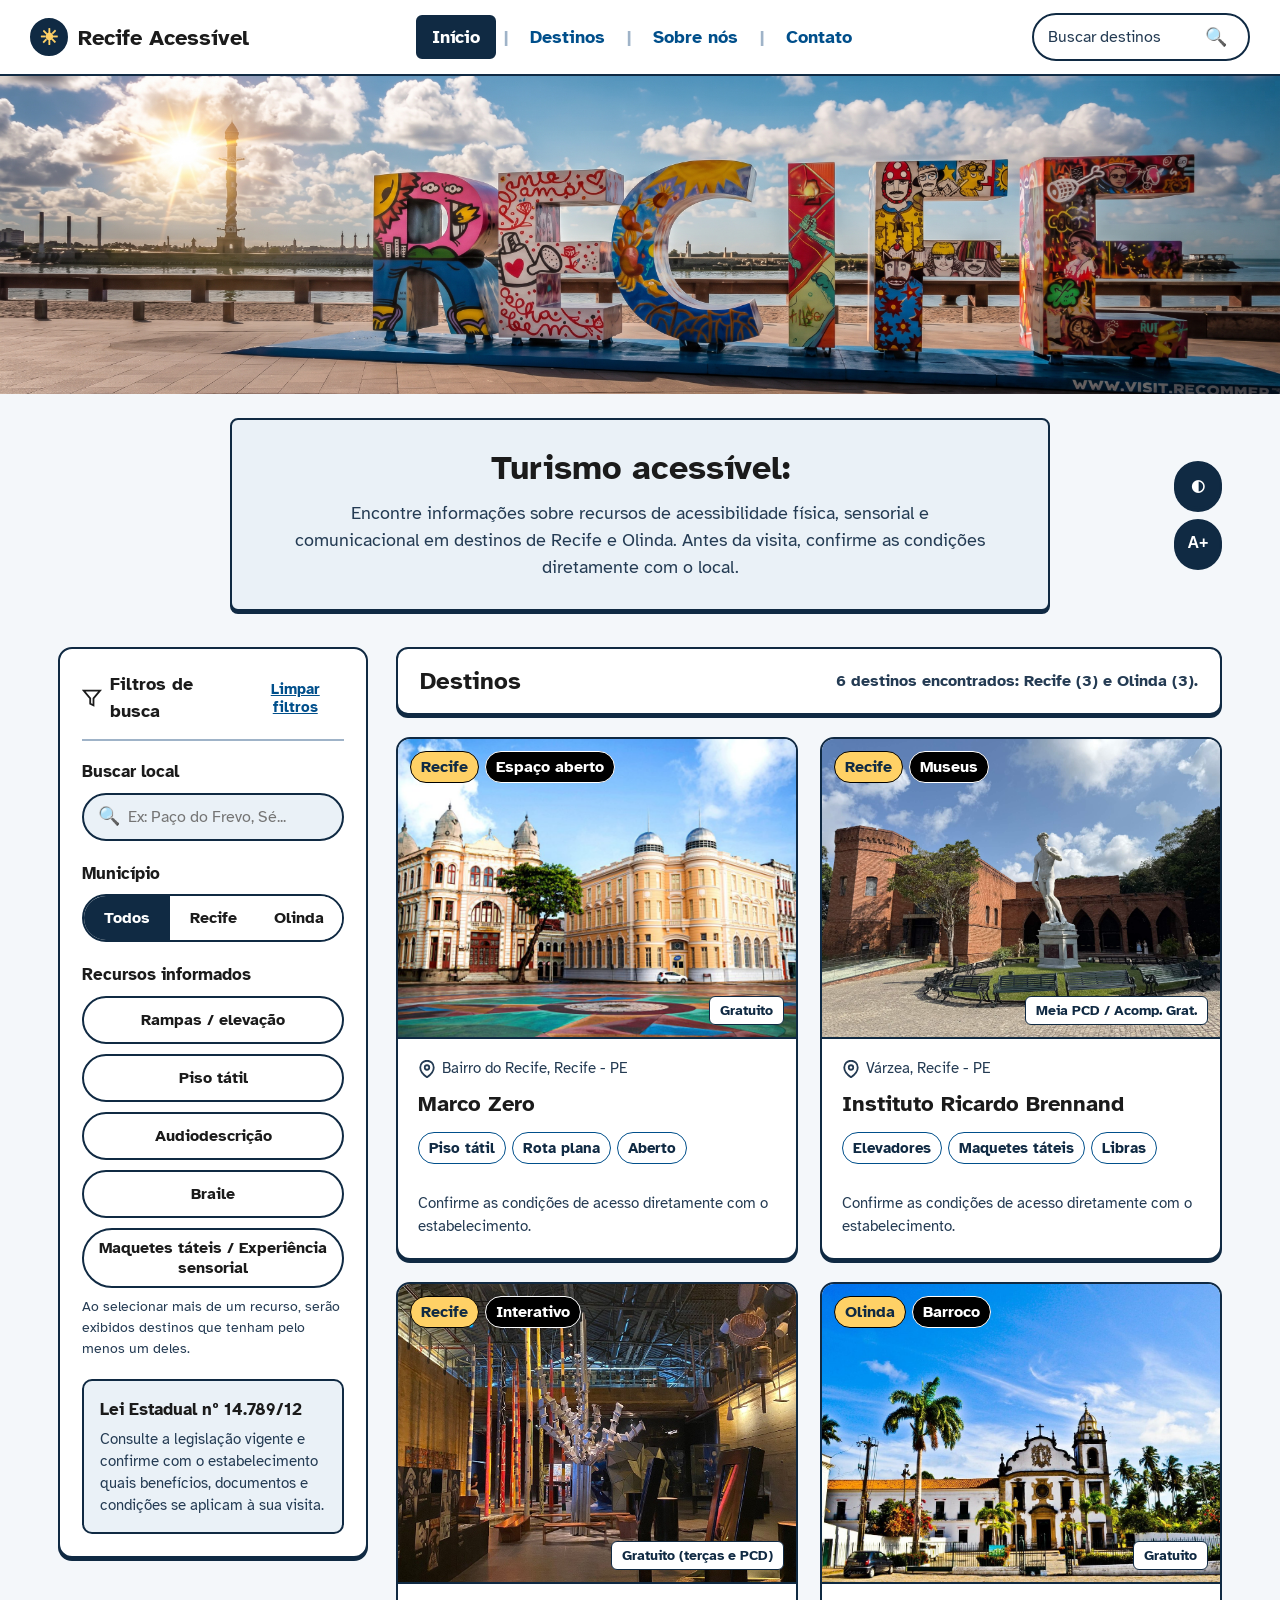
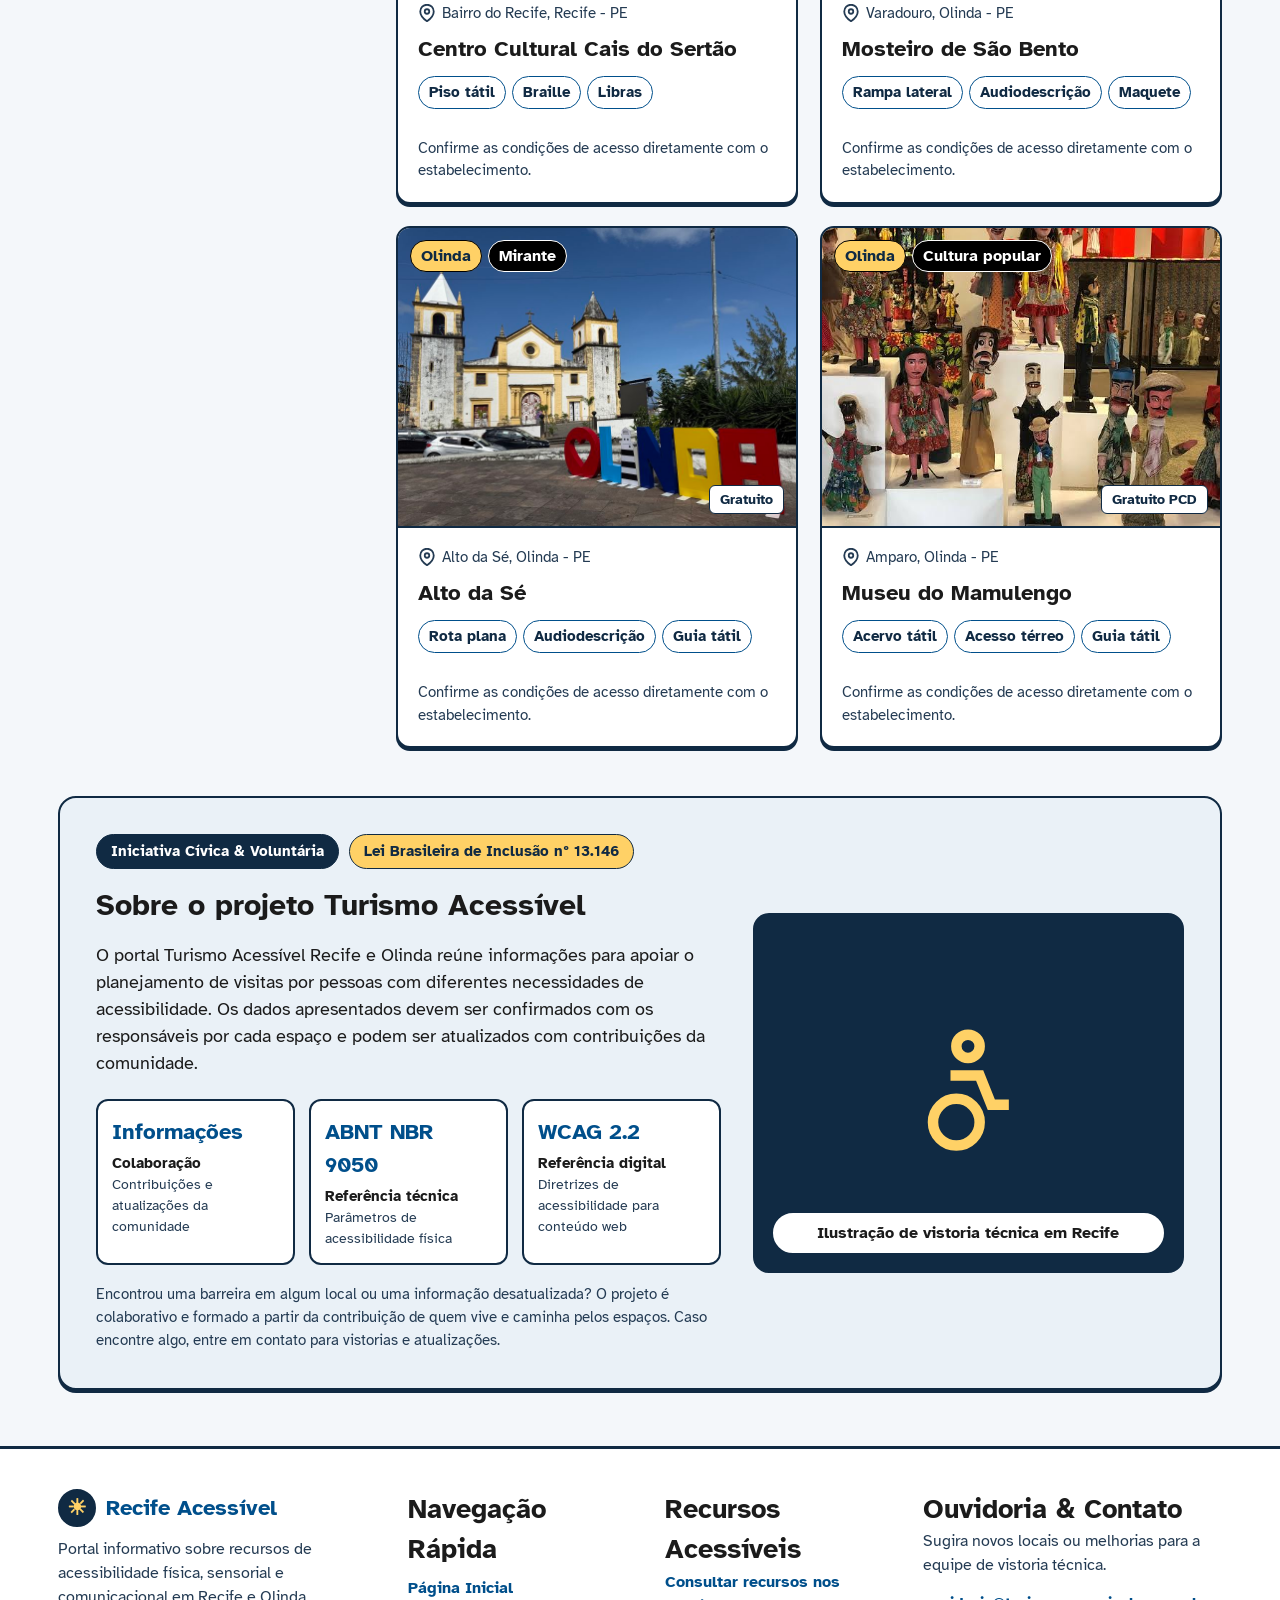
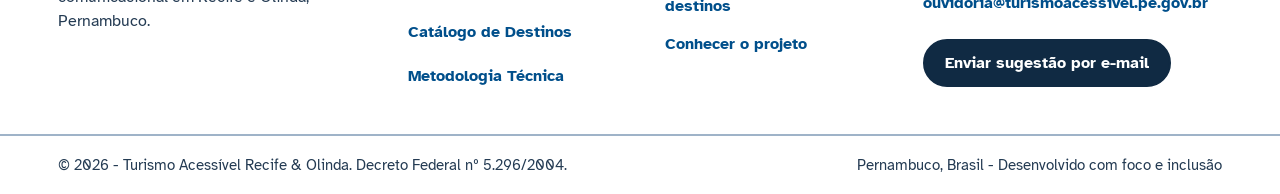
<file: recife-acessivel.html>
<!DOCTYPE html>
<html data-theme="light" lang="pt-BR">

<head>
    <meta charset="utf-8" />
    <meta content="width=device-width, initial-scale=1.0" name="viewport" />
    <title>
        Recife Acessível — Turismo acessível em Recife e Olinda
    </title>
    <link href="https://fonts.googleapis.com" rel="preconnect" />
    <link crossorigin="" href="https://fonts.gstatic.com" rel="preconnect" />
    <link
        href="https://fonts.googleapis.com/css2?family=Atkinson+Hyperlegible:ital,wght@0,400;0,700;1,400;1,700&amp;display=swap"
        rel="stylesheet" />
    <link href="recife-acessivel.css" rel="stylesheet" />
</head>

<body>
    <a class="pular-conteudo" href="#conteudo-principal">
        Pular para o conteúdo principal
    </a>
    <!-- Cabeçalho -->
    <header class="cabecalho">
        <div class="container cabecalho-conteudo">
            <a class="logo" href="#inicio">
                <span aria-hidden="true" class="logo-icone">
                    ☀
                </span>
                <span>
                    Recife Acessível
                </span>
            </a>
            <nav aria-label="Menu principal" class="menu-principal">
                <a aria-current="page" class="ativo" href="#inicio">
                    Início
                </a>
                <span aria-hidden="true" class="separador-menu">
                    |
                </span>
                <a href="#catalogo">
                    Destinos
                </a>
                <span aria-hidden="true" class="separador-menu">
                    |
                </span>
                <a href="#sobre">
                    Sobre nós
                </a>
                <span aria-hidden="true" class="separador-menu">
                    |
                </span>
                <a href="#contato">
                    Contato
                </a>
            </nav>
            <div class="acoes-cabecalho">
                <form action="#catalogo" class="busca-cabecalho" method="get" role="search">
                    <label class="sr-only" for="busca-topo">
                        Buscar no portal
                    </label>
                    <input autocomplete="off" id="busca-topo" name="q" placeholder="Buscar destinos" type="search" />
                    <button aria-label="Executar busca" class="botao-busca" type="submit">
                        <span aria-hidden="true">
                            🔍
                        </span>
                    </button>
                </form>
            </div>
        </div>
    </header>
    <!-- Hero Banner -->
    <div class="hero-banner">
        <img alt="Placa artística com o nome Recife, no Marco Zero." class="hero-imagem"
            src="imagens/recife-banner.jpg" />
    </div>
    <main class="container" id="conteudo-principal" tabindex="-1">
        <!-- Banner principal e controles de acessibilidade -->
        <section aria-labelledby="titulo-hero" class="secao-boas-vindas" id="inicio">
            <div class="banner-principal">
                <h1 id="titulo-hero">
                    Turismo acessível:
                </h1>
                <p>
                    Encontre informações sobre recursos de acessibilidade física, sensorial e comunicacional em destinos
                    de Recife e Olinda. Antes da visita, confirme as condições diretamente com o local.
                </p>
            </div>
            <div aria-label="Controles de acessibilidade da página" class="barra-acessibilidade" role="group">
                <button aria-label="Ativar alto contraste" aria-pressed="false" class="botao-acessibilidade"
                    id="btn-toggle-contrast" type="button">
                    ◐
                </button>
                <button aria-label="Aumentar tamanho do texto" aria-pressed="false" class="botao-acessibilidade"
                    id="btn-toggle-font" type="button">
                    A+
                </button>
            </div>
        </section>
        <!-- Catálogo: Filtros e lista de destinos -->
        <section class="area-catalogo" id="catalogo">
            <h2 class="sr-only" id="titulo-catalogo">
                Catálogo de destinos
            </h2>
            <!-- Barra lateral de filtros -->
           <aside aria-labelledby="titulo-filtros" class="painel-filtros">
    <div class="topo-filtros">
        <h3 class="titulo-filtros" id="titulo-filtros">
            <svg aria-hidden="true" class="icone-filtro" viewbox="0 0 24 24">
                <polygon points="22 3 2 3 10 12.46 10 19 14 21 14 12.46 22 3">
                </polygon>
            </svg>
            Filtros de busca
        </h3>
        <button class="botao-limpar-filtros" id="btn-clear-filters" type="button">
            Limpar filtros
        </button>
    </div>
    <div class="grupo-filtro">
        <label class="rotulo-filtro" for="filtro-local">
            Buscar local
        </label>
        <div class="campo-busca-lateral">
            <span aria-hidden="true">
                🔍
            </span>
            <input id="filtro-local" placeholder="Ex: Paço do Frevo, Sé..." type="text" />
        </div>
    </div>
    <div class="grupo-filtro">
        <span class="rotulo-filtro" id="label-municipio">
            Município
        </span>
        <div aria-labelledby="label-municipio" class="seletor-cidade" role="group">
            <button aria-pressed="true" class="botao-cidade ativo" data-filter-city="all" type="button">
                Todos
            </button>
            <button aria-pressed="false" class="botao-cidade" data-filter-city="recife" type="button">
                Recife
            </button>
            <button aria-pressed="false" class="botao-cidade" data-filter-city="olinda" type="button">
                Olinda
            </button>
        </div>
    </div>
    <div class="grupo-filtro">
        <span class="rotulo-filtro" id="label-recursos">
            Recursos informados
        </span>
        <div aria-labelledby="label-recursos" class="lista-recursos" role="group">
            <button aria-pressed="false" class="botao-recurso" data-filter-resource="rampas" type="button">
                Rampas / elevação
            </button>
            <button aria-pressed="false" class="botao-recurso" data-filter-resource="piso-tatil" type="button">
                Piso tátil
            </button>
            <button aria-pressed="false" class="botao-recurso" data-filter-resource="audiodescricao" type="button">
                Audiodescrição
            </button>
            <button aria-pressed="false" class="botao-recurso" data-filter-resource="braile" type="button">
                Braile
            </button>
            <button aria-pressed="false" class="botao-recurso" data-filter-resource="maquetes-tateis" type="button">
                Maquetes táteis / Experiência sensorial
            </button>
        </div>
        <p class="ajuda-filtro">
            Ao selecionar mais de um recurso, serão exibidos destinos que tenham pelo menos um deles.
        </p>
    </div>
    <div class="aviso-lei">
        <h3>
            Lei Estadual nº 14.789/12
        </h3>
        <p>
            Consulte a legislação vigente e confirme com o estabelecimento quais benefícios, documentos e
            condições se aplicam à sua visita.
        </p>
    </div>
</aside>
            <!-- Grade de resultados -->
            <div>
                <div class="barra-resultados">
                    <h2 id="titulo-resultados">
                        Destinos
                    </h2>
                    <p aria-atomic="true" aria-live="polite" id="resumo-resultados" role="status">
                        6 destinos encontrados: Recife (3) e Olinda (3).
                    </p>
                </div>
                <div aria-labelledby="titulo-resultados" class="grade-destinos" id="lista-destinos">
                    <!-- 1. Marco Zero -->
                    <article class="cartao-destino" data-city="recife" data-resources="piso-tatil rota-plana">
                        <div class="imagem-destino">
                            <div class="etiquetas-topo">
                                <span class="etiqueta-cidade">
                                    Recife
                                </span>
                                <span class="etiqueta-categoria">
                                    Espaço aberto
                                </span>
                            </div>
                            <img alt="Vista da Praça do Marco Zero no Bairro do Recife com a rosa dos ventos no chão e prédios históricos ao fundo."
                                decoding="async" loading="lazy" src="imagens/marco-zero.jpg" />
                            <span class="etiqueta-preco">
                                Gratuito
                            </span>
                        </div>
                        <div class="corpo-destino">
                            <p class="localizacao-destino">
                                <svg aria-hidden="true" class="icone-pino" viewbox="0 0 24 24">
                                    <path d="M21 10c0 7-9 13-9 13s-9-6-9-13a9 9 0 0 1 18 0z">
                                    </path>
                                    <circle cx="12" cy="10" r="3">
                                    </circle>
                                </svg>
                                Bairro do Recife, Recife - PE
                            </p>
                            <h3>
                                Marco Zero
                            </h3>
                            <ul aria-label="Características e recursos informados para este destino"
                                class="lista-selo-acessibilidade">
                                <li class="selo-acessibilidade">
                                    Piso tátil
                                </li>
                                <li class="selo-acessibilidade">
                                    Rota plana
                                </li>
                                <li class="selo-acessibilidade">
                                    Aberto
                                </li>
                            </ul>
                            <p class="aviso-detalhes">
                                Confirme as condições de acesso diretamente com o estabelecimento.
                            </p>
                        </div>
                    </article>
                    <!-- 2. Instituto Ricardo Brennand -->
                    <article class="cartao-destino" data-city="recife"
                        data-resources="elevadores maquetes-tateis libras">
                        <div class="imagem-destino">
                            <div class="etiquetas-topo">
                                <span class="etiqueta-cidade">
                                    Recife
                                </span>
                                <span class="etiqueta-categoria">
                                    Museus
                                </span>
                            </div>
                            <img alt="Fachada em estilo castelo medieval do Instituto Ricardo Brennand cercada por jardins."
                                decoding="async" loading="lazy" src="imagens/instituto-ricardo-brennand.jpg" />
                            <span class="etiqueta-preco">
                                Meia PCD / Acomp. Grat.
                            </span>
                        </div>
                        <div class="corpo-destino">
                            <p class="localizacao-destino">
                                <svg aria-hidden="true" class="icone-pino" viewbox="0 0 24 24">
                                    <path d="M21 10c0 7-9 13-9 13s-9-6-9-13a9 9 0 0 1 18 0z">
                                    </path>
                                    <circle cx="12" cy="10" r="3">
                                    </circle>
                                </svg>
                                Várzea, Recife - PE
                            </p>
                            <h3>
                                Instituto Ricardo Brennand
                            </h3>
                            <ul aria-label="Características e recursos informados para este destino"
                                class="lista-selo-acessibilidade">
                                <li class="selo-acessibilidade">
                                    Elevadores
                                </li>
                                <li class="selo-acessibilidade">
                                    Maquetes táteis
                                </li>
                                <li class="selo-acessibilidade">
                                    Libras
                                </li>
                            </ul>
                            <p class="aviso-detalhes">
                                Confirme as condições de acesso diretamente com o estabelecimento.
                            </p>
                        </div>
                    </article>
                    <!-- 3. Centro Cultural Cais do Sertão -->
                    <article class="cartao-destino" data-city="recife" data-resources="piso-tatil braille libras">
                        <div class="imagem-destino">
                            <div class="etiquetas-topo">
                                <span class="etiqueta-cidade">
                                    Recife
                                </span>
                                <span class="etiqueta-categoria">
                                    Interativo
                                </span>
                            </div>
                            <img alt="Prédio moderno do Centro Cultural Cais do Sertão com fachada vazada em cobogó."
                                decoding="async" loading="lazy" src="imagens/cais_do_sertao.jpg" />
                            <span class="etiqueta-preco">
                                Gratuito (terças e PCD)
                            </span>
                        </div>
                        <div class="corpo-destino">
                            <p class="localizacao-destino">
                                <svg aria-hidden="true" class="icone-pino" viewbox="0 0 24 24">
                                    <path d="M21 10c0 7-9 13-9 13s-9-6-9-13a9 9 0 0 1 18 0z">
                                    </path>
                                    <circle cx="12" cy="10" r="3">
                                    </circle>
                                </svg>
                                Bairro do Recife, Recife - PE
                            </p>
                            <h3>
                                Centro Cultural Cais do Sertão
                            </h3>
                            <ul aria-label="Características e recursos informados para este destino"
                                class="lista-selo-acessibilidade">
                                <li class="selo-acessibilidade">
                                    Piso tátil
                                </li>
                                <li class="selo-acessibilidade">
                                    Braille
                                </li>
                                <li class="selo-acessibilidade">
                                    Libras
                                </li>
                            </ul>
                            <p class="aviso-detalhes">
                                Confirme as condições de acesso diretamente com o estabelecimento.
                            </p>
                        </div>
                    </article>
                    <!-- 4. Mosteiro de São Bento -->
                    <article class="cartao-destino" data-city="olinda" data-resources="rampas audiodescricao maquete">
                        <div class="imagem-destino">
                            <div class="etiquetas-topo">
                                <span class="etiqueta-cidade">
                                    Olinda
                                </span>
                                <span class="etiqueta-categoria">
                                    Barroco
                                </span>
                            </div>
                            <img alt="Fachada histórica branca e ocre do Mosteiro de São Bento em Olinda."
                                decoding="async" loading="lazy" src="imagens/igreja-e-mosteiro-de.jpg" />
                            <span class="etiqueta-preco">
                                Gratuito
                            </span>
                        </div>
                        <div class="corpo-destino">
                            <p class="localizacao-destino">
                                <svg aria-hidden="true" class="icone-pino" viewbox="0 0 24 24">
                                    <path d="M21 10c0 7-9 13-9 13s-9-6-9-13a9 9 0 0 1 18 0z">
                                    </path>
                                    <circle cx="12" cy="10" r="3">
                                    </circle>
                                </svg>
                                Varadouro, Olinda - PE
                            </p>
                            <h3>
                                Mosteiro de São Bento
                            </h3>
                            <ul aria-label="Características e recursos informados para este destino"
                                class="lista-selo-acessibilidade">
                                <li class="selo-acessibilidade">
                                    Rampa lateral
                                </li>
                                <li class="selo-acessibilidade">
                                    Audiodescrição
                                </li>
                                <li class="selo-acessibilidade">
                                    Maquete
                                </li>
                            </ul>
                            <p class="aviso-detalhes">
                                Confirme as condições de acesso diretamente com o estabelecimento.
                            </p>
                        </div>
                    </article>
                    <!-- 5. Alto da Sé -->
                    <article class="cartao-destino" data-city="olinda"
                        data-resources="rota-plana audiodescricao guia-tatil">
                        <div class="imagem-destino">
                            <div class="etiquetas-topo">
                                <span class="etiqueta-cidade">
                                    Olinda
                                </span>
                                <span class="etiqueta-categoria">
                                    Mirante
                                </span>
                            </div>
                            <img alt="Vista panorâmica do mirante do Alto da Sé com a Igreja da Sé e o mar ao fundo."
                                decoding="async" loading="lazy" src="imagens/alto-da-se.jpg" />
                            <span class="etiqueta-preco">
                                Gratuito
                            </span>
                        </div>
                        <div class="corpo-destino">
                            <p class="localizacao-destino">
                                <svg aria-hidden="true" class="icone-pino" viewbox="0 0 24 24">
                                    <path d="M21 10c0 7-9 13-9 13s-9-6-9-13a9 9 0 0 1 18 0z">
                                    </path>
                                    <circle cx="12" cy="10" r="3">
                                    </circle>
                                </svg>
                                Alto da Sé, Olinda - PE
                            </p>
                            <h3>
                                Alto da Sé
                            </h3>
                            <ul aria-label="Características e recursos informados para este destino"
                                class="lista-selo-acessibilidade">
                                <li class="selo-acessibilidade">
                                    Rota plana
                                </li>
                                <li class="selo-acessibilidade">
                                    Audiodescrição
                                </li>
                                <li class="selo-acessibilidade">
                                    Guia tátil
                                </li>
                            </ul>
                            <p class="aviso-detalhes">
                                Confirme as condições de acesso diretamente com o estabelecimento.
                            </p>
                        </div>
                    </article>
                    <!-- 6. Museu do Mamulengo -->
                    <article class="cartao-destino" data-city="olinda"
                        data-resources="acervo-tatil acesso-terreo guia-tatil">
                        <div class="imagem-destino">
                            <div class="etiquetas-topo">
                                <span class="etiqueta-cidade">
                                    Olinda
                                </span>
                                <span class="etiqueta-categoria">
                                    Cultura popular
                                </span>
                            </div>
                            <img alt="Bonecos populares coloridos expostos no Museu do Mamulengo em Olinda."
                                decoding="async" loading="lazy" src="imagens/museu-do-mamulendo1.jpg" />
                            <span class="etiqueta-preco">
                                Gratuito PCD
                            </span>
                        </div>
                        <div class="corpo-destino">
                            <p class="localizacao-destino">
                                <svg aria-hidden="true" class="icone-pino" viewbox="0 0 24 24">
                                    <path d="M21 10c0 7-9 13-9 13s-9-6-9-13a9 9 0 0 1 18 0z">
                                    </path>
                                    <circle cx="12" cy="10" r="3">
                                    </circle>
                                </svg>
                                Amparo, Olinda - PE
                            </p>
                            <h3>
                                Museu do Mamulengo
                            </h3>
                            <ul aria-label="Características e recursos informados para este destino"
                                class="lista-selo-acessibilidade">
                                <li class="selo-acessibilidade">
                                    Acervo tátil
                                </li>
                                <li class="selo-acessibilidade">
                                    Acesso térreo
                                </li>
                                <li class="selo-acessibilidade">
                                    Guia tátil
                                </li>
                            </ul>
                            <p class="aviso-detalhes">
                                Confirme as condições de acesso diretamente com o estabelecimento.
                            </p>
                        </div>
                    </article>
                </div>
                <p class="sem-resultados" hidden="True" id="sem-resultados">
                    Nenhum destino corresponde aos filtros selecionados. Ajuste os critérios ou limpe os filtros.
                </p>
            </div>
        </section>
        <!-- Seção Sobre o projeto -->
        <section aria-labelledby="titulo-sobre" class="secao-sobre" id="sobre">
            <div>
                <div class="selos-sobre">
                    <span class="selo-iniciativa">
                        Iniciativa Cívica &amp; Voluntária
                    </span>
                    <span class="selo-lei">
                        Lei Brasileira de Inclusão nº 13.146
                    </span>
                </div>
                <h2 id="titulo-sobre">
                    Sobre o projeto Turismo Acessível
                </h2>
                <p class="texto-sobre">
                    O portal Turismo Acessível Recife e Olinda reúne informações para apoiar o planejamento de visitas
                    por pessoas com diferentes necessidades de acessibilidade. Os dados apresentados devem ser
                    confirmados com os responsáveis por cada espaço e podem ser atualizados com contribuições da
                    comunidade.
                </p>
                <div class="grade-padroes">
                    <div class="cartao-padrao">
                        <strong>
                            Informações
                        </strong>
                        <span>
                            Colaboração
                        </span>
                        <small>
                            Contribuições e atualizações da comunidade
                        </small>
                    </div>
                    <div class="cartao-padrao">
                        <strong>
                            ABNT NBR 9050
                        </strong>
                        <span>
                            Referência técnica
                        </span>
                        <small>
                            Parâmetros de acessibilidade física
                        </small>
                    </div>
                    <div class="cartao-padrao">
                        <strong>
                            WCAG 2.2
                        </strong>
                        <span>
                            Referência digital
                        </span>
                        <small>
                            Diretrizes de acessibilidade para conteúdo web
                        </small>
                    </div>
                </div>
                <p class="nota-colaborativa">
                    Encontrou uma barreira em algum local ou uma informação desatualizada? O projeto é colaborativo e
                    formado a partir da contribuição de quem vive e caminha pelos espaços. Caso encontre algo, entre em
                    contato para vistorias e atualizações.
                </p>
            </div>
            <figure class="cartao-foto-sobre">
                <svg aria-hidden="true" class="ilustracao-vistoria" viewbox="0 0 24 24">
                    <circle cx="12" cy="4" r="2">
                    </circle>
                    <path d="M9 9h5l2 5h3">
                    </path>
                    <circle cx="10" cy="17" r="4">
                    </circle>
                </svg>
                <figcaption class="legenda-foto-sobre">
                    Ilustração de vistoria técnica em Recife
                </figcaption>
            </figure>
        </section>
    </main>
    <!-- Rodapé -->
    <footer class="rodape" id="contato">
        <div class="container colunas-rodape">
            <div class="coluna-rodape">
                <a class="logo logo-rodape" href="#inicio">
                    <span aria-hidden="true" class="logo-icone">
                        ☀
                    </span>
                    <span>
                        Recife Acessível
                    </span>
                </a>
                <p>
                    Portal informativo sobre recursos de acessibilidade física, sensorial e comunicacional em Recife e
                    Olinda, Pernambuco.
                </p>
            </div>
            <div class="coluna-rodape">
                <h2>
                    Navegação Rápida
                </h2>
                <nav aria-label="Navegação do rodapé">
                    <ul>
                        <li>
                            <a href="#inicio">
                                Página Inicial
                            </a>
                        </li>
                        <li>
                            <a href="#catalogo">
                                Catálogo de Destinos
                            </a>
                        </li>
                        <li>
                            <a href="#sobre">
                                Metodologia Técnica
                            </a>
                        </li>
                    </ul>
                </nav>
            </div>
            <div class="coluna-rodape">
                <h2>
                    Recursos Acessíveis
                </h2>
                <nav aria-label="Recursos do projeto">
                    <ul>
                        <li>
                            <a href="#catalogo">
                                Consultar recursos nos destinos
                            </a>
                        </li>
                        <li>
                            <a href="#sobre">
                                Conhecer o projeto
                            </a>
                        </li>
                        <li>
                        </li>
                    </ul>
                </nav>
            </div>
            <div class="coluna-rodape">
                <h2>
                    Ouvidoria &amp; Contato
                </h2>
                <p>
                    Sugira novos locais ou melhorias para a equipe de vistoria técnica.
                </p>
                <p>
                    <a href="mailto:ouvidoria@turismoacessivel.pe.gov.br">
                        ouvidoria@turismoacessivel.pe.gov.br
                    </a>
                </p>
                <a class="botao-ouvidoria" href="mailto:ouvidoria@turismoacessivel.pe.gov.br">
                    Enviar sugestão por e-mail
                </a>
            </div>
        </div>
        <div class="rodape-inferior">
            <div class="container rodape-inferior-conteudo">
                <span>
                    © 2026 - Turismo Acessível Recife &amp; Olinda. Decreto Federal nº 5.296/2004.
                </span>
                <span>
                    Pernambuco, Brasil - Desenvolvido com foco e inclusão
                </span>
            </div>
        </div>
    </footer>
    <script defer="True" src="recife-acessivel.js">
    </script>
</body>

</html>
</file>
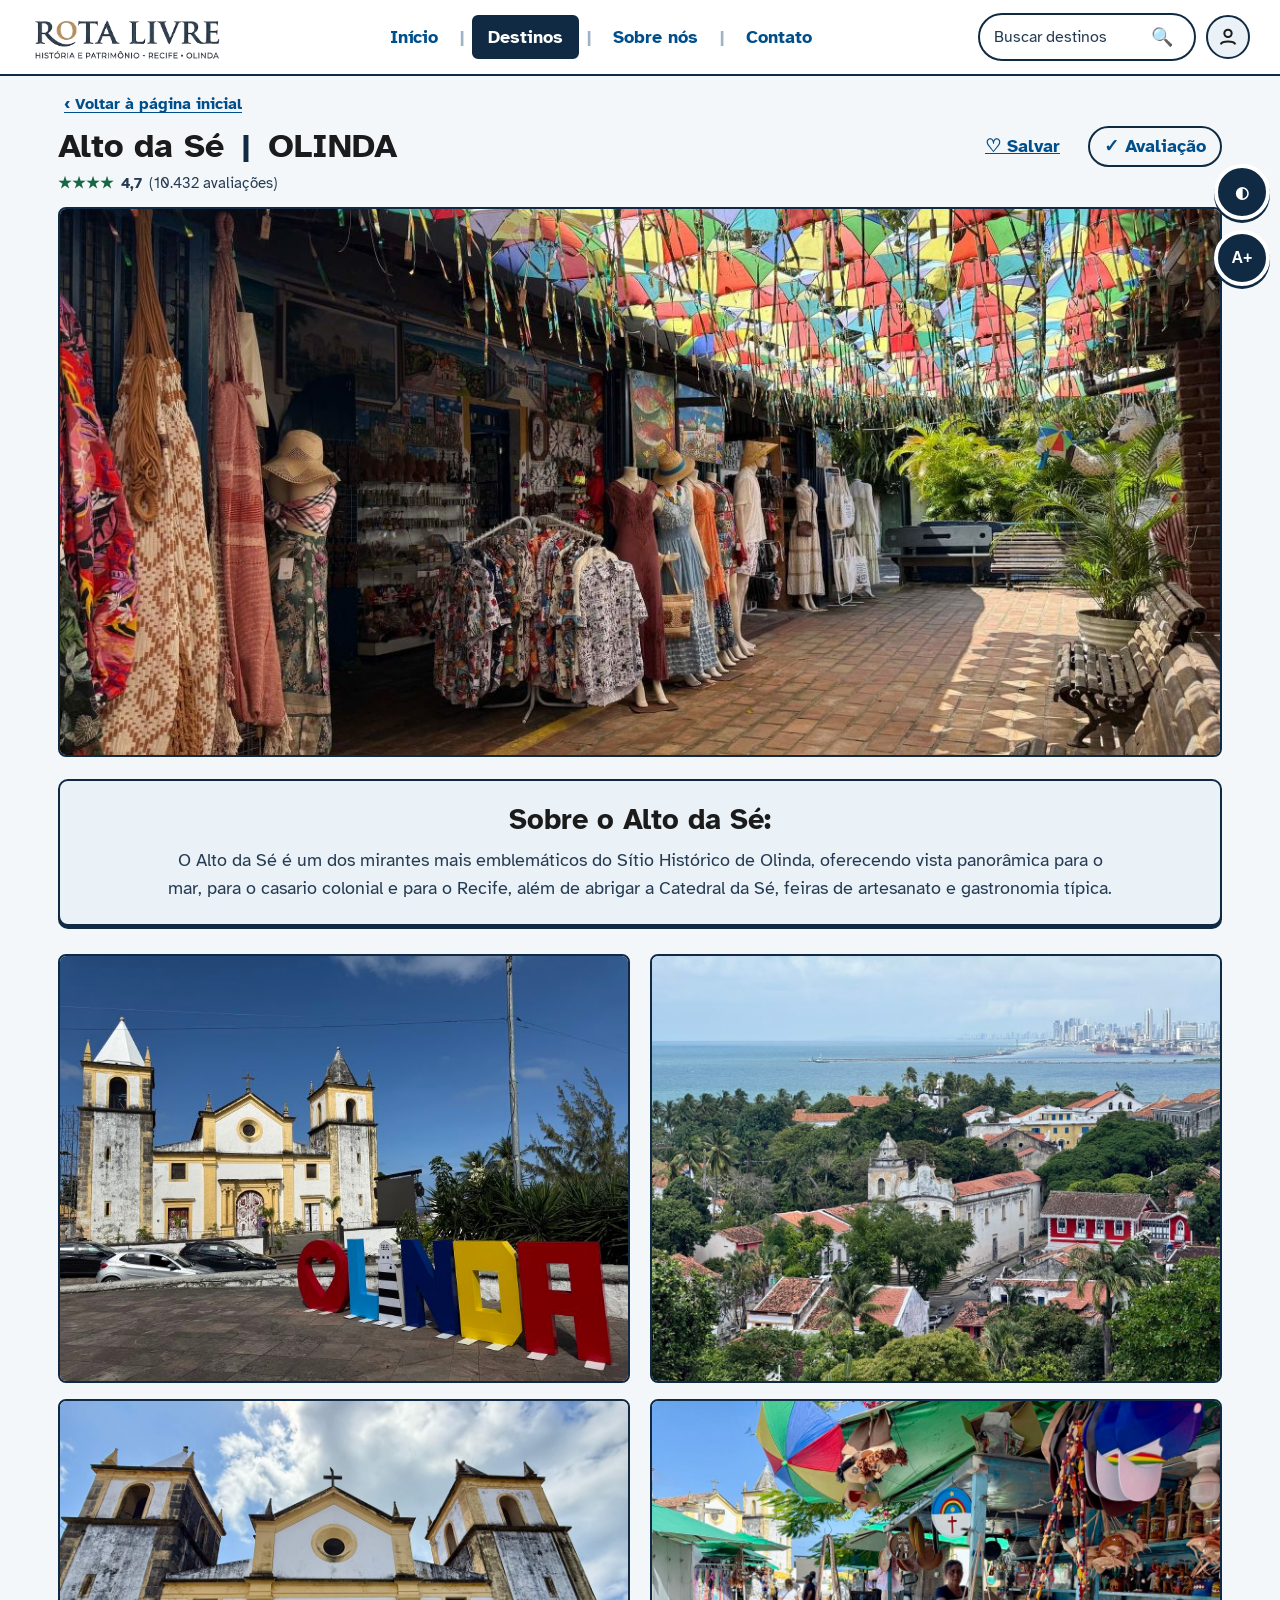
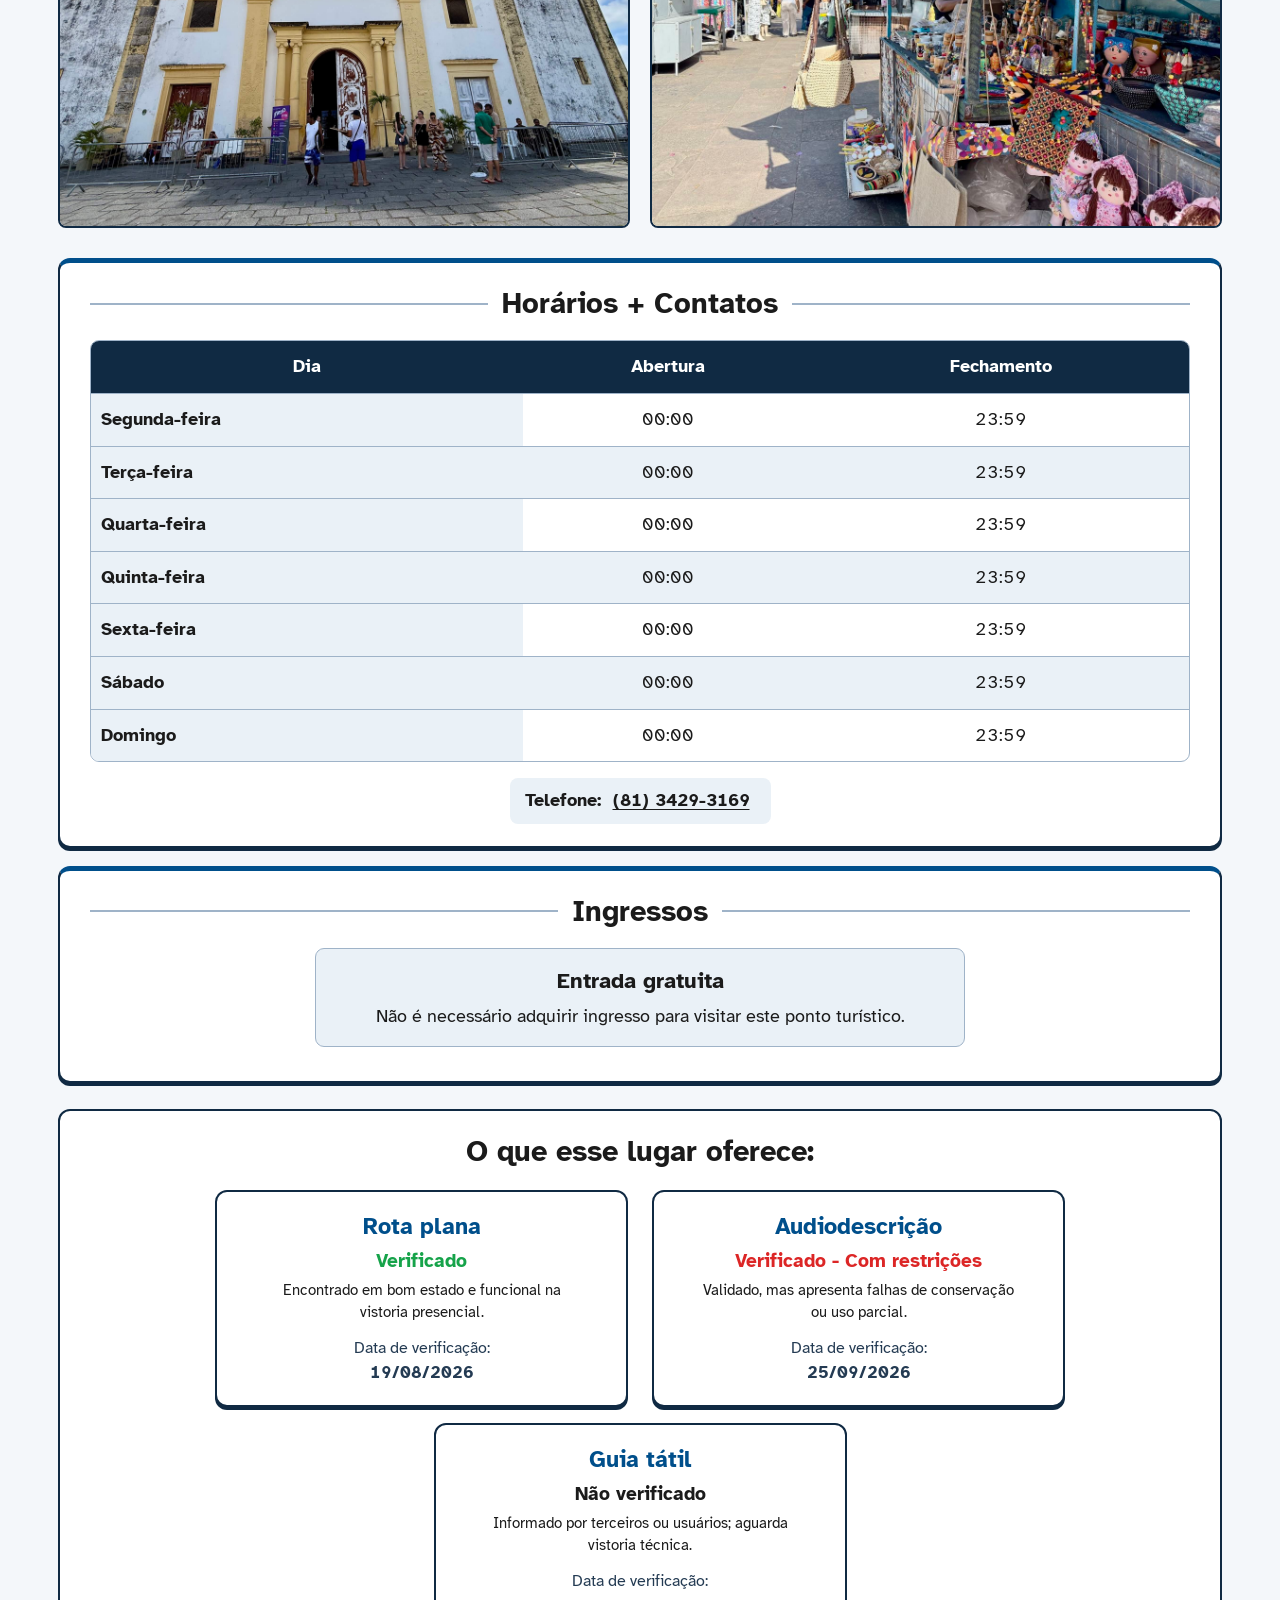
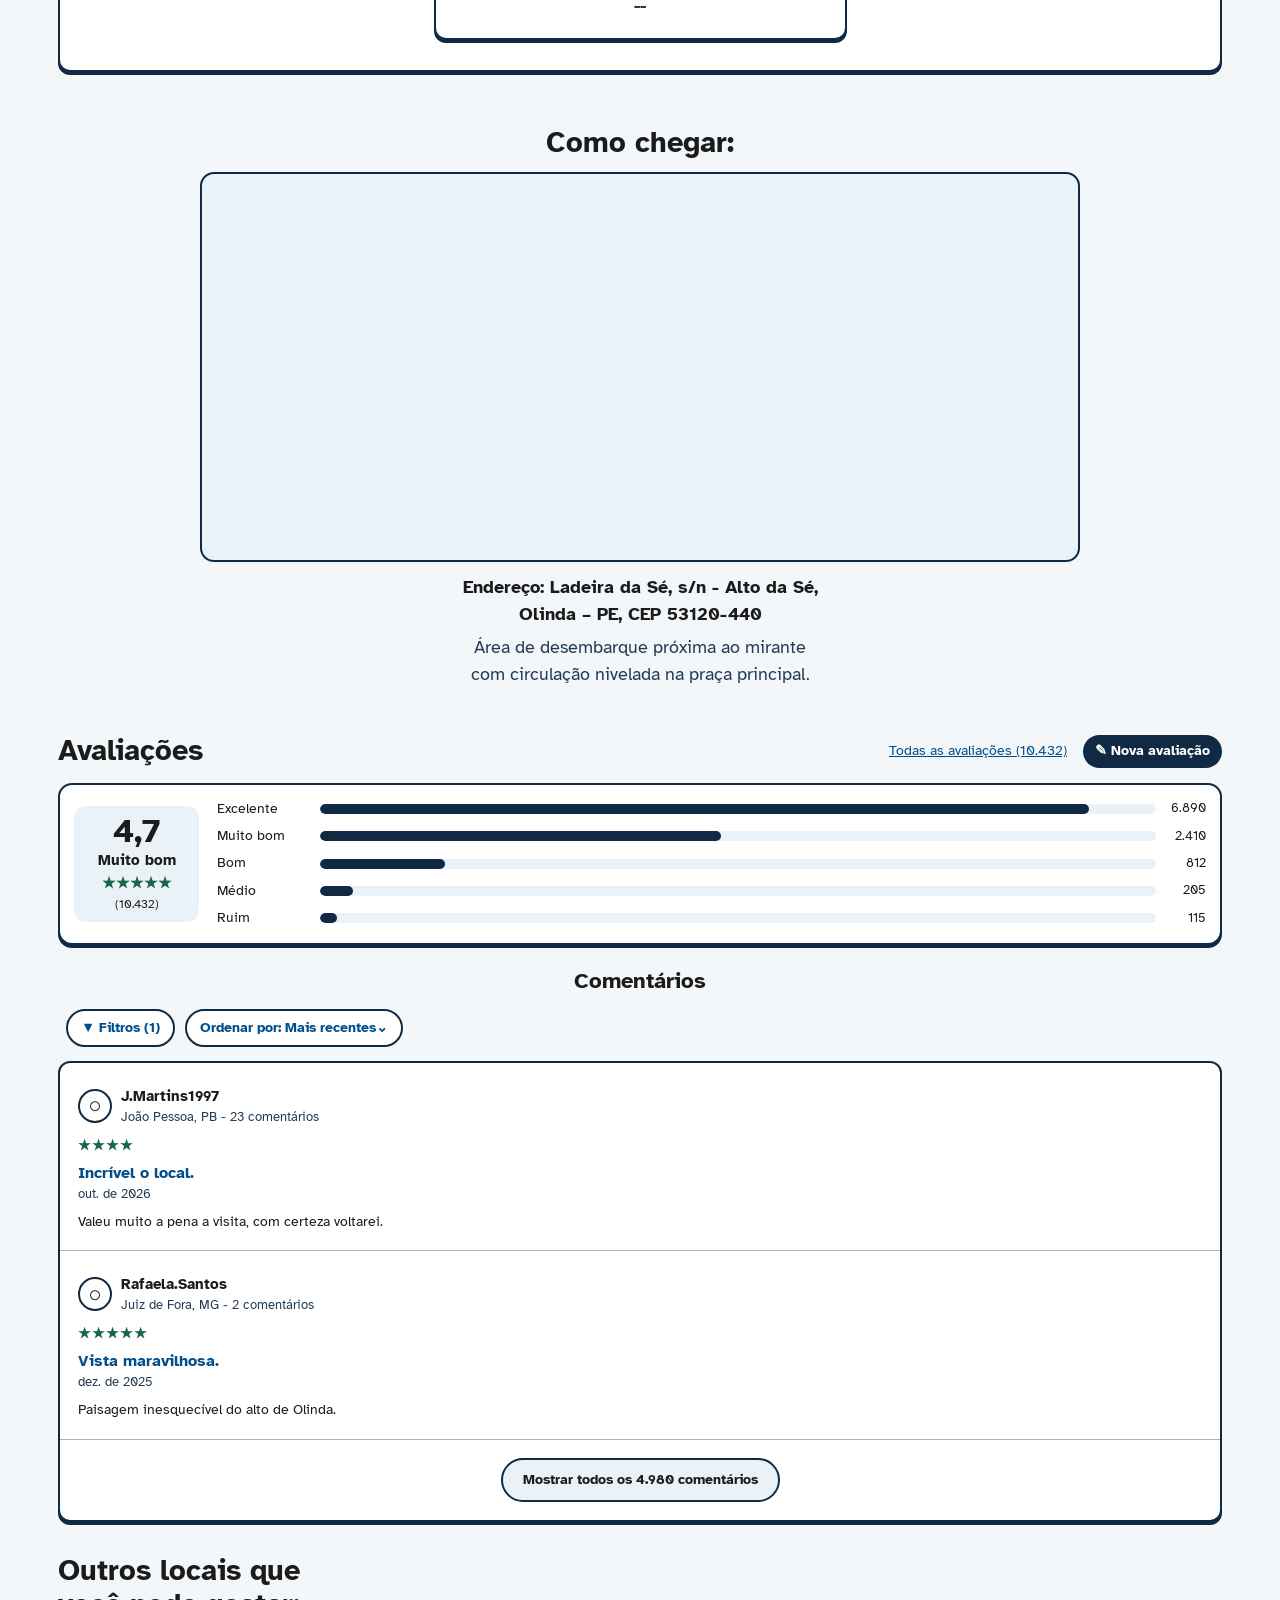
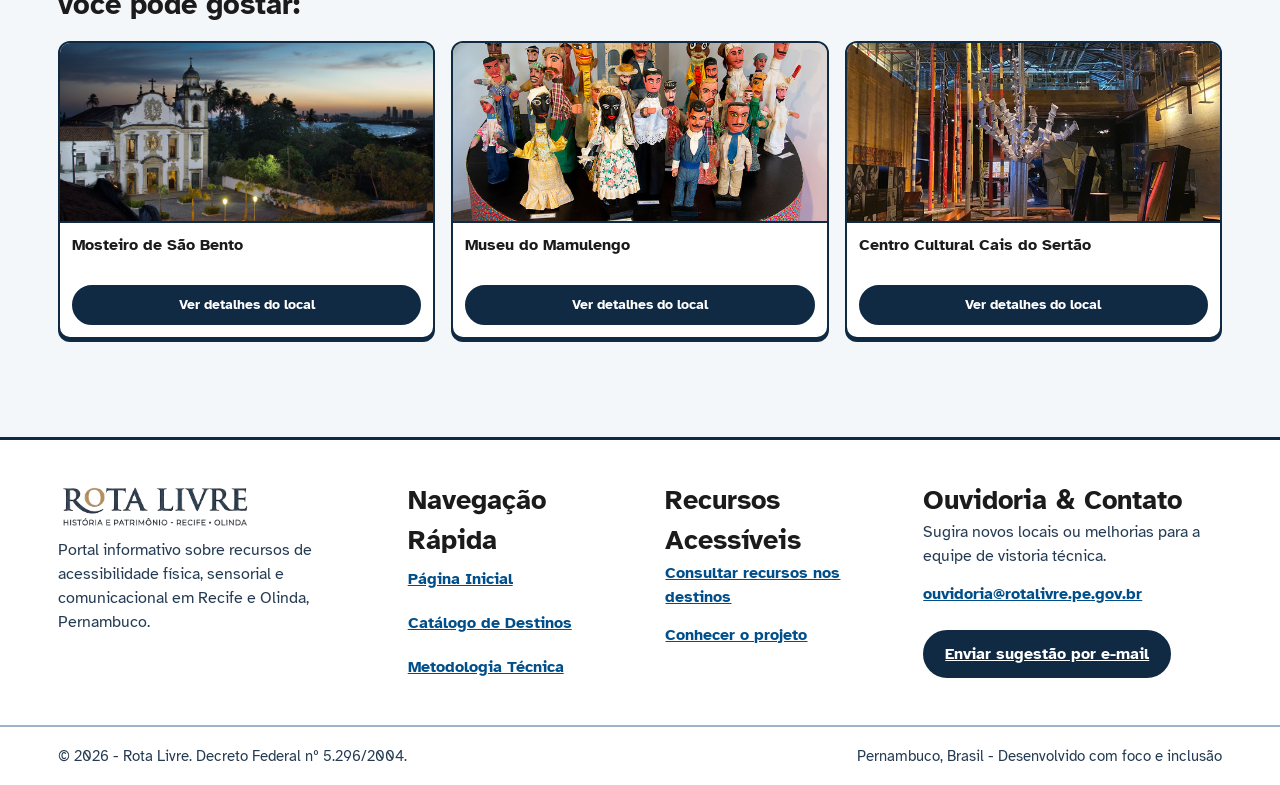
<file: pages/alto-da-se.html>
<!DOCTYPE html>
<html data-theme="light" lang="pt-BR">

<head>
    <meta charset="utf-8" />
    <meta content="width=device-width, initial-scale=1.0" name="viewport" />
    <meta content="Informações de acessibilidade física, sensorial e comunicacional do Alto da Sé, em Olinda."
        name="description" />
    <title>Alto da Sé | Rota Livre</title>
    <link href="https://fonts.googleapis.com" rel="preconnect" />
    <link crossorigin="" href="https://fonts.gstatic.com" rel="preconnect" />
    <link
        href="https://fonts.googleapis.com/css2?family=Atkinson+Hyperlegible:ital,wght@0,400;0,700;1,400;1,700&amp;display=swap"
        rel="stylesheet" />
    <link href="../style.css" rel="stylesheet" />
</head>

<body class="pagina-alto-da-se">
    <a class="pular-conteudo" href="#view-alto-da-se-principal">
        Pular para o conteúdo principal
    </a>
    <!-- Cabeçalho -->
    <header class="cabecalho">
        <div class="container cabecalho-conteudo">
            <a class="logo" href="../index.html#inicio">
                <img class="logo-icone" src="../imagens/logo/logo.png" alt="Rota Livre — História e patrimônio Recife / Olinda">
            </a>
            <nav aria-label="Menu principal" class="menu-principal">
                <a href="../index.html#inicio">
                    Início
                </a>
                <span aria-hidden="true" class="separador-menu">
                    |
                </span>
                <a aria-current="page" class="ativo" href="../index.html#catalogo">
                    Destinos
                </a>
                <span aria-hidden="true" class="separador-menu">
                    |
                </span>
                <a href="../index.html#sobre">
                    Sobre nós
                </a>
                <span aria-hidden="true" class="separador-menu">
                    |
                </span>
                <a href="#contato">
                    Contato
                </a>
            </nav>
            <div class="acoes-cabecalho">
                <form action="../index.html#catalogo" class="busca-cabecalho" method="get" role="search">
                    <label class="sr-only" for="busca-topo">
                        Buscar no portal
                    </label>
                    <input autocomplete="off" id="busca-topo" name="q" placeholder="Buscar destinos" type="search" />
                    <button aria-label="Executar busca" class="botao-busca" type="submit">
                        <span aria-hidden="true">
                            🔍
                        </span>
                    </button>
                </form>
                <a aria-label="Área do usuário" class="botao-perfil" href="perfil.html">
                    <svg aria-hidden="true" class="icone-perfil" viewBox="0 0 24 24">
                        <circle cx="12" cy="8" r="4"></circle>
                        <path d="M4 20c2-4 14-4 16 0"></path>
                    </svg>
                </a>

            </div>
        </div>
        <div aria-label="Controles de acessibilidade nas páginas de destino" class="acessibilidade-fixa" role="group">
            <button aria-label="Ativar alto contraste" aria-pressed="false" id="btn-header-contrast"
                title="Alternar alto contraste" type="button">◐</button>
            <button aria-label="Aumentar tamanho do texto" aria-pressed="false" id="btn-header-font"
                title="Aumentar tamanho do texto" type="button">A+</button>
        </div>
    </header>
    <main class="container mz-main" data-pagina="alto-da-se" id="view-alto-da-se-principal" tabindex="-1">
        <a class="mz-voltar" href="../index.html#catalogo">‹ Voltar à página inicial</a>
        <section aria-labelledby="view-alto-da-se-titulo-alto-da-se" class="mz-cabecalho-local">
            <div class="mz-titulo-linha">
                <h1 id="view-alto-da-se-titulo-alto-da-se">Alto da Sé <span>|</span> OLINDA</h1>
                <div class="mz-acoes-titulo">
                    <a class="mz-link-salvar" href="perfil.html">♡ Salvar</a>
                    <a class="mz-botao-avaliacao" href="perfil.html">✓ Avaliação</a>
                </div>
            </div>
            <div aria-label="Nota 4,7 de 5, baseada em 10.432 avaliações" class="mz-nota-resumo">
                <div aria-label="4 de 5 estrelas" class="mz-estrelas"><span aria-hidden="true">★★★★</span></div>
                <strong>4,7</strong>
                <span>(10.432 avaliações)</span>
            </div>
        </section>

        <img class="mz-imagem mz-imagem-principal" src="../imagens/alto-da-se/alto-da-se3.jpg"
            alt="Corredor de comércio e artesanato com piso de tijolos no Alto da Sé, coberto por dezenas de sombrinhas de frevo coloridas e fitas penduradas no teto. À esquerda, lojas expõem redes, roupas estampadas, chapéus de palha e artigos regionais em manequins; à direita, bancos de madeira ao longo da passagem."
            style="object-position: center 50%">

        <section aria-labelledby="view-alto-da-se-titulo-sobre-alto-da-se" class="mz-sobre">
            <h2 id="view-alto-da-se-titulo-sobre-alto-da-se">Sobre o Alto da Sé:</h2>
            <p>O Alto da Sé é um dos mirantes mais emblemáticos do Sítio Histórico de Olinda, oferecendo vista
                panorâmica para o mar, para o casario colonial e para o Recife, além de abrigar a Catedral da Sé, feiras
                de artesanato e gastronomia típica.</p>
        </section>

        <section aria-label="Galeria de fotografias do Alto da Sé" class="mz-galeria">
            <img class="mz-imagem mz-imagem-galeria" src="../imagens/alto-da-se/alto-da-se.jpg"
                alt="Letreiro turístico colorido formando a palavra Olinda na praça do Alto da Sé, com a letra O em formato de coração vermelho e a letra I como um farol listrado em preto e branco. Ao fundo, a Catedral da Sé de fachada branca e amarela sob céu azul."
                loading="lazy">
            <img class="mz-imagem mz-imagem-galeria" src="../imagens/alto-da-se/alto-da-se4.jpg"
                alt="Vista panorâmica a partir do mirante mostrando os telhados e casarios históricos coloridos de Olinda em meio à vegetação, o Convento de São Francisco ao centro, o mar e os edifícios do Recife no horizonte."
                loading="lazy">
            <img class="mz-imagem mz-imagem-galeria" src="../imagens/alto-da-se/alto-da-se1.jpg"
                alt="Fachada frontal da Catedral da Sé vista em ângulo aberto de baixo para cima, destacando as paredes brancas com molduras amarelas, duas torres laterais, porta central aberta e visitantes circulando pelo pátio de pedra."
                loading="lazy">
            <img class="mz-imagem mz-imagem-galeria" src="../imagens/alto-da-se/alto-da-se2.jpg"
                alt="Barraca de artesanato ao ar livre com uma artesã atendendo em meio a produtos típicos pernambucanos, como sombrinhas de frevo, bonecas de pano, bolsas de palha e peças decorativas. Ao fundo, outras barracas e a Catedral da Sé."
                loading="lazy">
        </section>


        <section aria-label="Horários, contatos e ingressos" class="mz-informacoes-rapidas">

            <!-- HORÁRIOS E CONTATOS -->
            <div class="mz-bloco-linha">

                <h2>Horários + Contatos</h2>

                <div class="mz-tabela-wrapper">
                    <table class="mz-tabela-horarios">

                        <caption class="sr-only">
                            Horários de funcionamento do ponto turístico
                        </caption>

                        <thead>
                            <tr>
                                <th scope="col">Dia</th>
                                <th scope="col">Abertura</th>
                                <th scope="col">Fechamento</th>
                            </tr>
                        </thead>

                        <tbody>
                            <tr>
                                <th scope="row">Segunda-feira</th>
                                <td> 00:00</td>
                                <td>23:59 </td>
                            </tr>

                            <tr>
                                <th scope="row">Terça-feira</th>
                                <td>00:00</td>
                                <td>23:59</td>
                            </tr>

                            <tr>
                                <th scope="row">Quarta-feira</th>
                                <td>00:00</td>
                                <td>23:59</td>
                            </tr>

                            <tr>
                                <th scope="row">Quinta-feira</th>
                                <td>00:00</td>
                                <td>23:59</td>
                            </tr>

                            <tr>
                                <th scope="row">Sexta-feira</th>
                                <td>00:00</td>
                                <td>23:59</td>
                            </tr>

                            <tr>
                                <th scope="row">Sábado</th>
                                <td>00:00</td>
                                <td>23:59</td>
                            </tr>

                            <tr>
                                <th scope="row">Domingo</th>
                                <td>00:00</td>
                                <td>23:59</td>
                            </tr>
                        </tbody>

                    </table>
                </div>

                <p class="mz-contato">
                    <strong>Telefone:</strong>
                    <a href="tel:+558134293169">(81) 3429-3169</a>
                </p>

            </div>


            <!-- INGRESSOS -->
            <div class="mz-bloco-linha">

                <h2>Ingressos</h2>

                <div class="mz-ingresso-grupo">

                    <p class="mz-ingresso-titulo">
                        <strong>Entrada gratuita</strong>
                    </p>

                    <p>
                        Não é necessário adquirir ingresso
                        para visitar este ponto turístico.
                    </p>

                </div>

            </div>

        </section>


        <section aria-labelledby="view-alto-da-se-titulo-recursos" class="mz-recursos">
            <h2 id="view-alto-da-se-titulo-recursos">O que esse lugar oferece:</h2>
            <div class="mz-recursos-grade">
                <article class="mz-recurso">

                    <h3>Rota plana</h3>
                    <p class="verificacao status-verificado">Verificado</p>
                    <p class="verificacao-descricao">Encontrado em bom estado e funcional na vistoria presencial.</p>
                    <p>Data de verificação:</p>
                    <time datetime="2026-08-19">19/08/2026</time>
                </article>
                <article class="mz-recurso">

                    <h3>Audiodescrição</h3>
                    <p class="verificacao status-restricoes">Verificado - Com restrições</p>
                    <p class="verificacao-descricao">Validado, mas apresenta falhas de conservação ou uso parcial.</p>
                    <p>Data de verificação:</p>
                    <time datetime="2026-09-25">25/09/2026</time>
                </article>
                <article class="mz-recurso mz-recurso-central">
                    <h3>Guia tátil</h3>
                    <p class="verificacao status-nao-verificado">Não verificado</p>
                    <p class="verificacao-descricao">Informado por terceiros ou usuários; aguarda vistoria técnica.</p>
                    <p>Data de verificação:</p>
                    <time datetime="2026-10-14">--</time>
                </article>
            </div>
        </section>

        <section aria-labelledby="view-alto-da-se-titulo-como-chegar" class="mz-como-chegar">
            <h2 id="view-alto-da-se-titulo-como-chegar">Como chegar:</h2>
            <div class="mz-imagem mz-mapa">
                <iframe
                    src="https://www.google.com/maps/embed?pb=!1m18!1m12!1m3!1d3950.854098007524!2d-34.849700999999996!3d-8.013978100000001!2m3!1f0!2f0!3f0!3m2!1i1024!2i768!4f13.1!3m3!1m2!1s0x7ab22b0754f1333%3A0x5add1736e85eedfd!2sAlto%20Da%20S%C3%A9!5e0!3m2!1sen!2sbr!4v1795528375733!5m2!1sen!2sbr"
                    title="Mapa interativo mostrando a localização do Alto da Sé, Olinda - PE" allowfullscreen=""
                    loading="lazy" referrerpolicy="strict-origin-when-cross-origin">
                </iframe>
            </div>
            <p class="mz-endereco"><strong>Endereço: Ladeira da Sé, s/n - Alto da Sé,<br />Olinda – PE, CEP
                    53120-440</strong></p>
            <p class="mz-nota-embarque">Área de desembarque próxima ao mirante<br />com circulação nivelada na praça
                principal.</p>
        </section>

        <section aria-labelledby="view-alto-da-se-titulo-avaliacoes" class="mz-avaliacoes"
            id="view-alto-da-se-avaliacoes">
            <div class="mz-avaliacoes-topo">
                <h2 id="view-alto-da-se-titulo-avaliacoes">Avaliações</h2>
                <div class="mz-acoes-avaliacoes">
                    <a href="perfil.html">Todas as avaliações (10.432)</a>
                    <a class="mz-nova-avaliacao" href="perfil.html">✎ Nova avaliação</a>
                </div>
            </div>
            <div class="mz-resumo-avaliacoes">
                <div class="mz-nota-geral">
                    <strong>4,7</strong>
                    <span>Muito bom</span>
                    <div aria-label="5 de 5 estrelas" class="mz-estrelas"><span aria-hidden="true">★★★★★</span></div>
                    <small>(10.432)</small>
                </div>
                <div aria-label="Distribuição das avaliações" class="mz-barras-notas">
                    <div class="mz-barra-nota"><span>Excelente</span>
                        <div><i style="width:92%"></i></div><b>6.890</b>
                    </div>
                    <div class="mz-barra-nota"><span>Muito bom</span>
                        <div><i style="width:48%"></i></div><b>2.410</b>
                    </div>
                    <div class="mz-barra-nota"><span>Bom</span>
                        <div><i style="width:15%"></i></div><b>812</b>
                    </div>
                    <div class="mz-barra-nota"><span>Médio</span>
                        <div><i style="width:4%"></i></div><b>205</b>
                    </div>
                    <div class="mz-barra-nota"><span>Ruim</span>
                        <div><i style="width:2%"></i></div><b>115</b>
                    </div>
                </div>
            </div>
            <h3 class="mz-titulo-comentarios" id="view-alto-da-se-comentarios">Comentários</h3>
            <div class="mz-ferramentas-comentarios">
                <button class="mz-filtro" type="button">▼ Filtros (1)</button>
                <button class="mz-ordenar" type="button">Ordenar por: Mais recentes⌄</button>
            </div>
            <div class="mz-lista-comentarios">
                <article class="mz-comentario">
                    <div class="mz-usuario">
                        <span aria-hidden="true" class="mz-avatar">○</span>
                        <div><strong>J.Martins1997</strong><small>João Pessoa, PB - 23 comentários</small></div>
                    </div>
                    <div aria-label="4 de 5 estrelas" class="mz-estrelas"><span aria-hidden="true">★★★★</span></div>
                    <h4>Incrível o local.</h4>
                    <time datetime="2026-10">out. de 2026</time>
                    <p>Valeu muito a pena a visita, com certeza voltarei.</p>
                </article>
                <article class="mz-comentario">
                    <div class="mz-usuario">
                        <span aria-hidden="true" class="mz-avatar">○</span>
                        <div><strong>Rafaela.Santos</strong><small>Juiz de Fora, MG - 2 comentários</small></div>
                    </div>
                    <div aria-label="5 de 5 estrelas" class="mz-estrelas"><span aria-hidden="true">★★★★★</span></div>
                    <h4>Vista maravilhosa.</h4>
                    <time datetime="2025-12">dez. de 2025</time>
                    <p>Paisagem inesquecível do alto de Olinda.</p>
                </article>
                <div class="mz-todos-comentarios">
                    <a href="#view-alto-da-se-comentarios">Mostrar todos os 4.980 comentários</a>
                </div>
            </div>
        </section>

        <section aria-labelledby="view-alto-da-se-titulo-recomendacoes" class="mz-recomendacoes">
            <h2 id="view-alto-da-se-titulo-recomendacoes">Outros locais que<br />você pode gostar:</h2>
            <div class="mz-recomendacoes-grade">
                <article class="mz-local-card">
                    <div class="mz-imagem mz-imagem-recomendacao">
                        <img alt="Fachada do Mosteiro de São Bento" decoding="async" loading="lazy"
                            src="../imagens/mosteiro-de-sao-bento/mosteiro-sao-bento.jpg" />
                    </div>
                    <div class="mz-local-conteudo">
                        <h3>Mosteiro de São Bento</h3>
                        <a href="mosteiro-de-sao-bento.html">Ver detalhes do local</a>
                    </div>
                </article>
                <article class="mz-local-card">
                    <div class="mz-imagem mz-imagem-recomendacao">
                        <img alt="Bonecos do Museu do Mamulengo" decoding="async" loading="lazy"
                            src="../imagens/museu-do-mamulengo/museu-do-mamulengo2.jpg" />
                    </div>
                    <div class="mz-local-conteudo">
                        <h3>Museu do Mamulengo</h3>
                        <a href="museu-do-mamulengo.html">Ver detalhes do local</a>
                    </div>
                </article>
                <article class="mz-local-card">
                    <div class="mz-imagem mz-imagem-recomendacao">
                        <img alt="Fachada do Centro Cultural Cais do Sertão" decoding="async" loading="lazy"
                            src="../imagens/cais-do-sertao/cais_do_sertao.jpg" />
                    </div>
                    <div class="mz-local-conteudo">
                        <h3>Centro Cultural Cais do Sertão</h3>
                        <a href="cais-do-sertao.html">Ver detalhes do local</a>
                    </div>
                </article>
            </div>
        </section>
    </main>

    <!-- Rodapé -->
    <footer class="rodape" id="contato">
        <div class="container colunas-rodape">
            <div class="coluna-rodape">
                <a class="logo logo-rodape" href="../index.html#inicio">
                    <img class="logo-icone" src="../imagens/logo/logo.png" alt="Rota Livre — História e patrimônio Recife e Olinda">
                </a>
                <p>
                    Portal informativo sobre recursos de acessibilidade física, sensorial e comunicacional em Recife e
                    Olinda, Pernambuco.
                </p>
            </div>
            <div class="coluna-rodape">
                <h2>
                    Navegação Rápida
                </h2>
                <nav aria-label="Navegação do rodapé">
                    <ul>
                        <li>
                            <a href="../index.html#inicio">
                                Página Inicial
                            </a>
                        </li>
                        <li>
                            <a href="../index.html#catalogo">
                                Catálogo de Destinos
                            </a>
                        </li>
                        <li>
                            <a href="../index.html#sobre">
                                Metodologia Técnica
                            </a>
                        </li>
                    </ul>
                </nav>
            </div>
            <div class="coluna-rodape">
                <h2>
                    Recursos Acessíveis
                </h2>
                <nav aria-label="Recursos do projeto">
                    <ul>
                        <li>
                            <a href="../index.html#catalogo">
                                Consultar recursos nos destinos
                            </a>
                        </li>
                        <li>
                            <a href="../index.html#sobre">
                                Conhecer o projeto
                            </a>
                        </li>
                    </ul>
                </nav>
            </div>
            <div class="coluna-rodape">
                <h2>
                    Ouvidoria &amp; Contato
                </h2>
                <p>
                    Sugira novos locais ou melhorias para a equipe de vistoria técnica.
                </p>
                <p>
                    <a href="mailto:ouvidoria@rotalivre.pe.gov.br">
                        ouvidoria@rotalivre.pe.gov.br
                    </a>
                </p>
                <a class="botao-ouvidoria" href="mailto:ouvidoria@rotalivre.pe.gov.br">
                    Enviar sugestão por e-mail
                </a>
            </div>
        </div>
        <div class="rodape-inferior">
            <div class="container rodape-inferior-conteudo">
                <span>
                    © 2026 - Rota Livre. Decreto Federal nº 5.296/2004.
                </span>
                <span>
                    Pernambuco, Brasil - Desenvolvido com foco e inclusão
                </span>
            </div>
        </div>
    </footer>
    <script defer src="../script.js"></script>
</body>

</html>
</file>
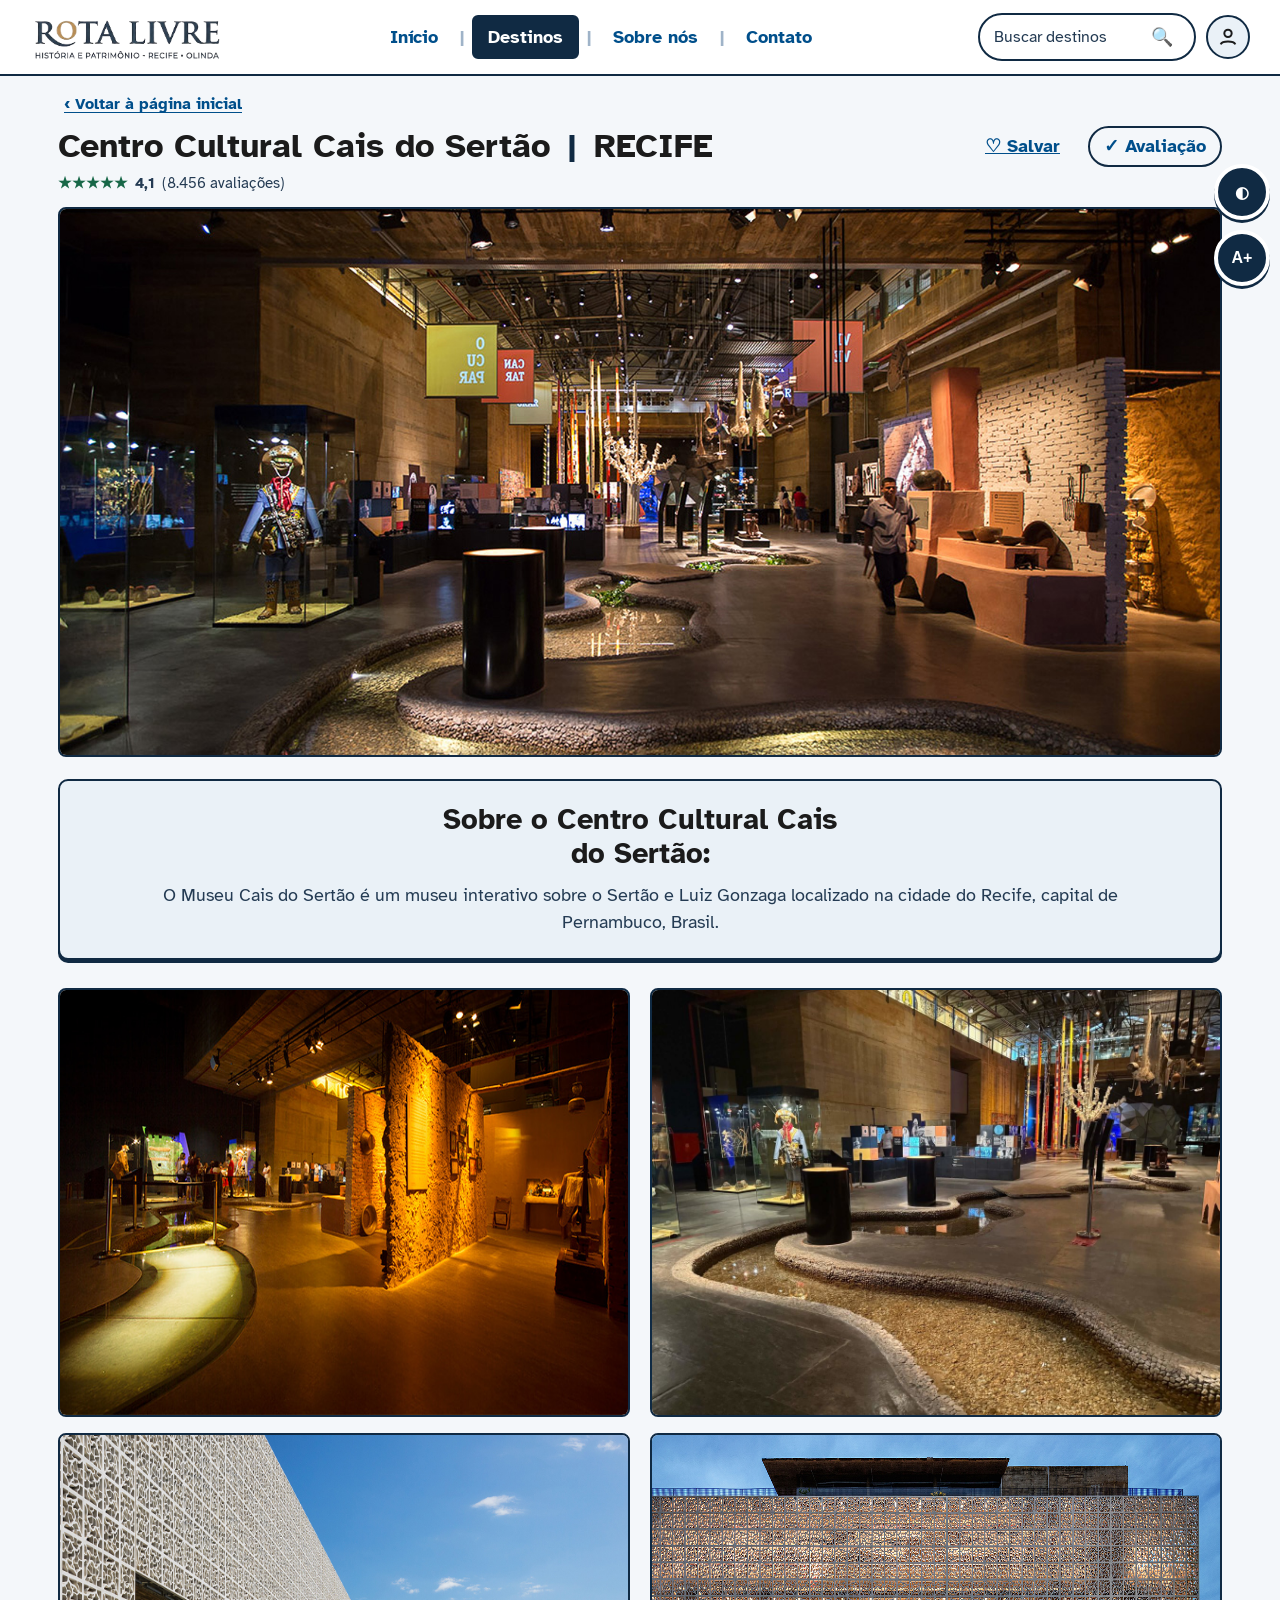
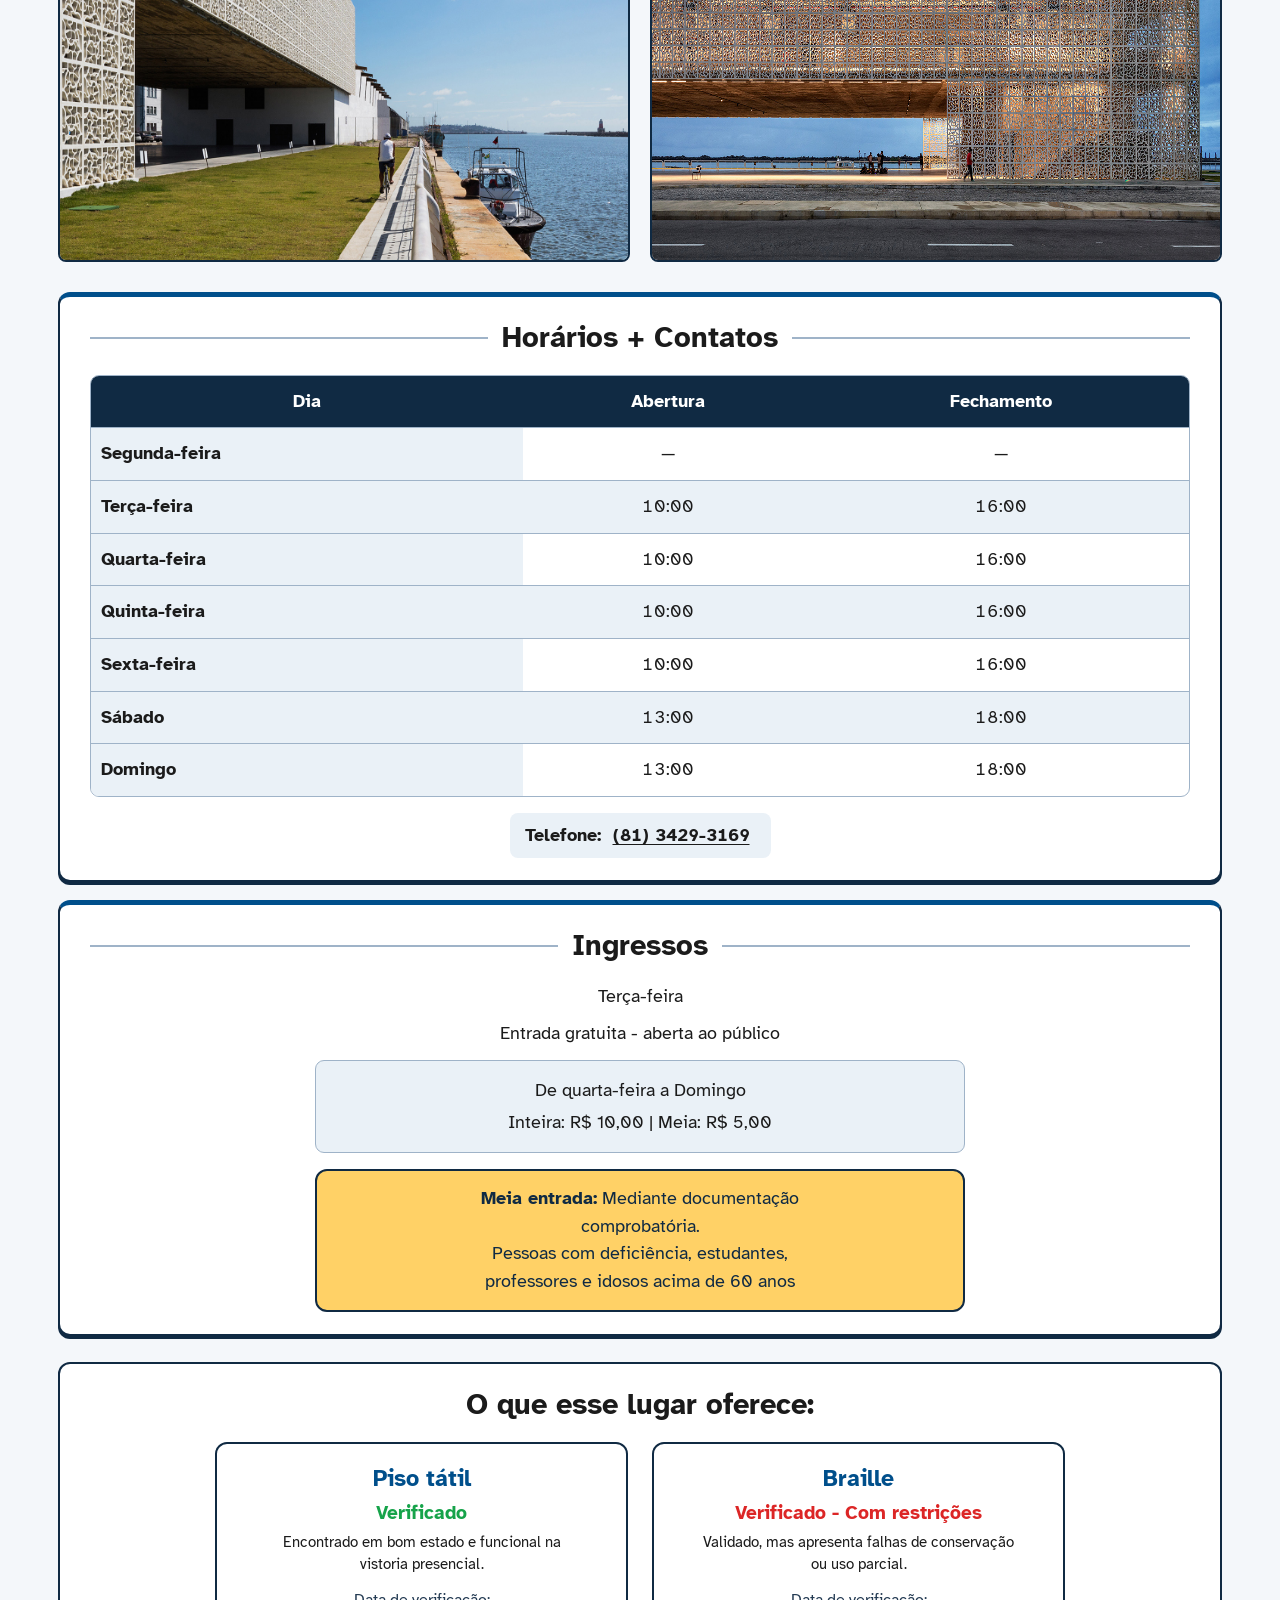
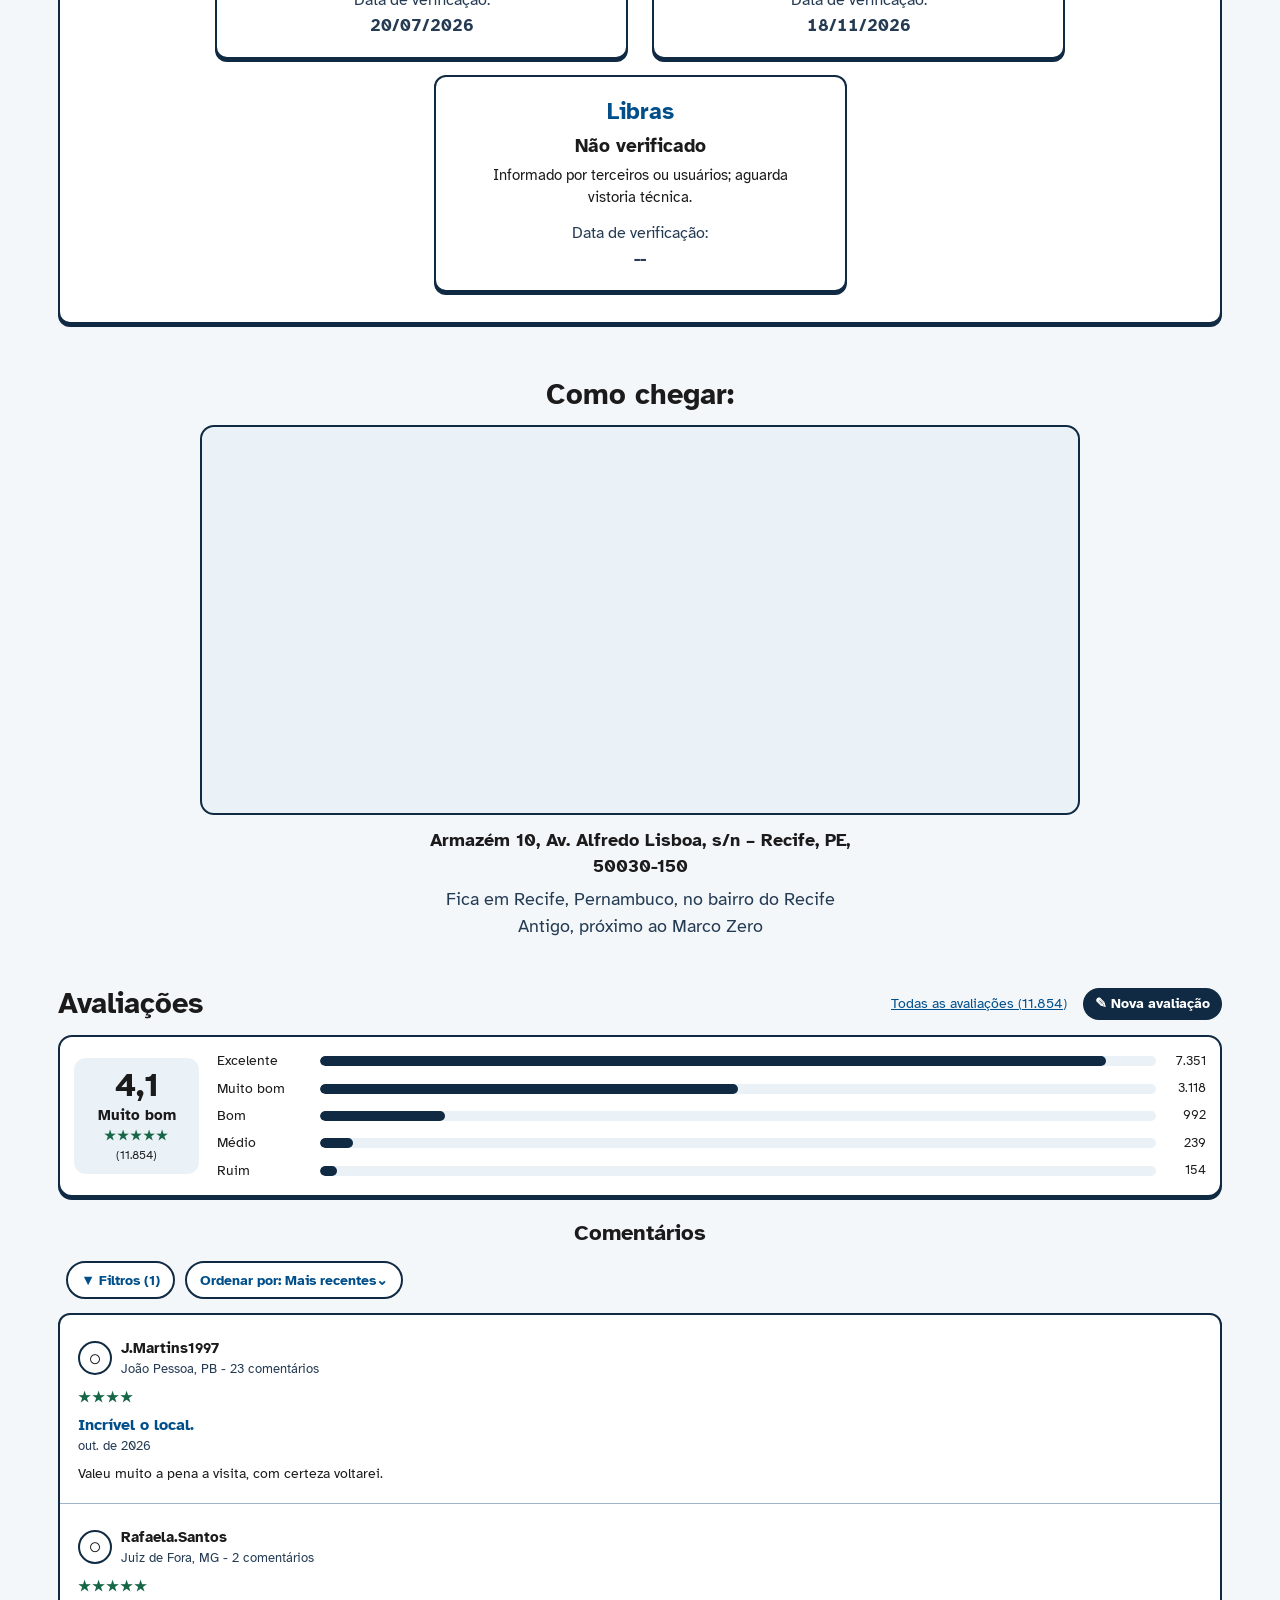
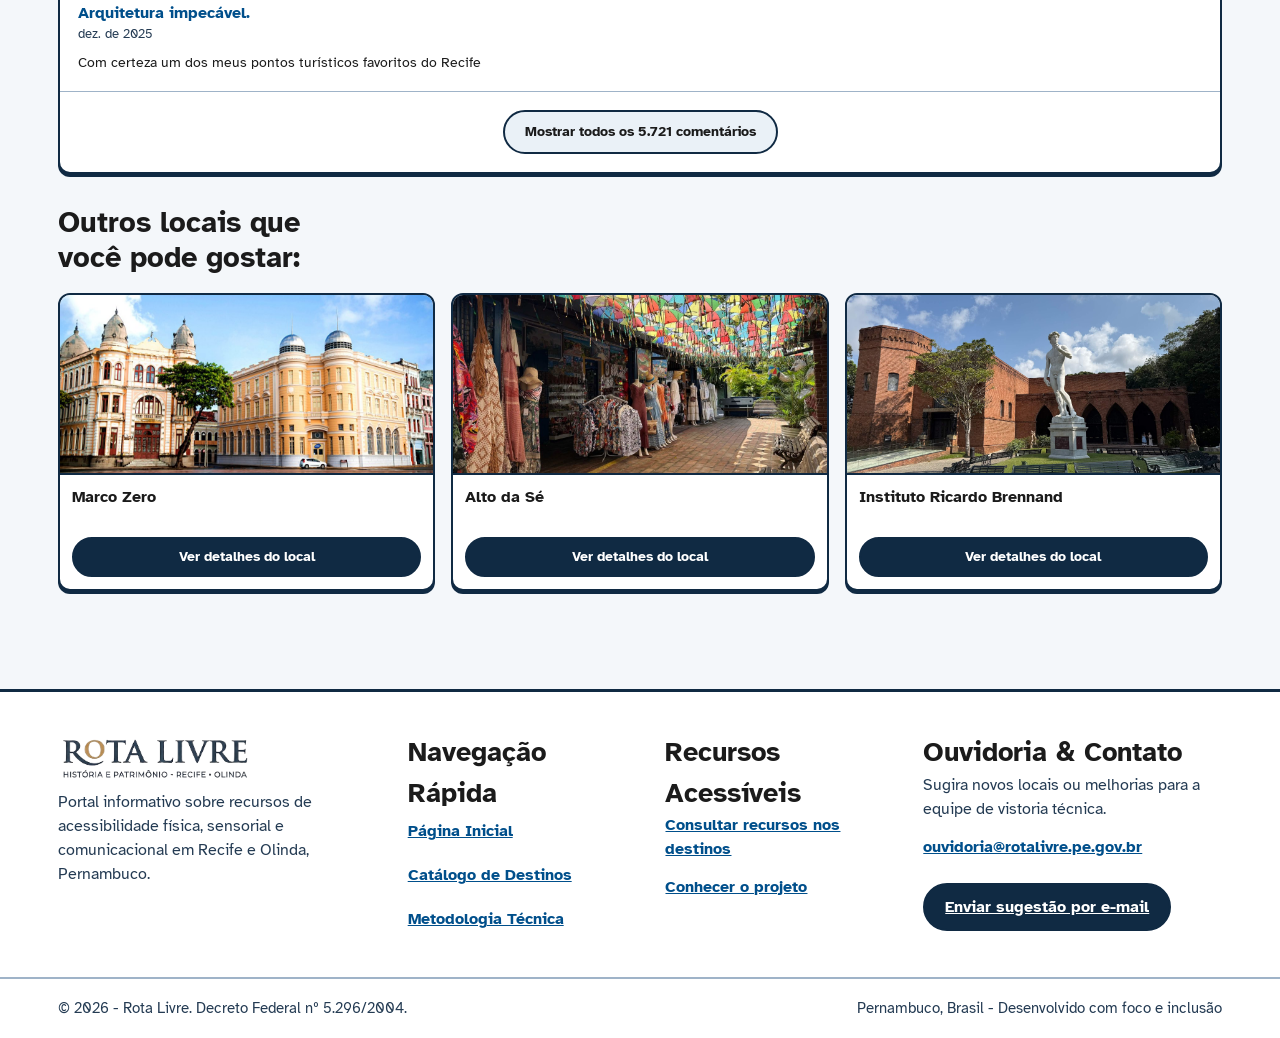
<file: pages/cais-do-sertao.html>
<!DOCTYPE html>
<html data-theme="light" lang="pt-BR">

<head>
    <meta charset="utf-8" />
    <meta content="width=device-width, initial-scale=1.0" name="viewport" />
    <meta
        content="Informações de acessibilidade física, sensorial e comunicacional do Centro Cultural Cais do Sertão, em Recife."
        name="description" />
    <title>Centro Cultural Cais do Sertão | Rota Livre</title>
    <link href="https://fonts.googleapis.com" rel="preconnect" />
    <link crossorigin="" href="https://fonts.gstatic.com" rel="preconnect" />
    <link
        href="https://fonts.googleapis.com/css2?family=Atkinson+Hyperlegible:ital,wght@0,400;0,700;1,400;1,700&amp;display=swap"
        rel="stylesheet" />
    <link href="../style.css" rel="stylesheet" />
</head>

<body class="pagina-cais-do-sertao">
    <a class="pular-conteudo" href="#view-cais-do-sertao-principal">
        Pular para o conteúdo principal
    </a>
    <!-- Cabeçalho -->
    <header class="cabecalho">
        <div class="container cabecalho-conteudo">
            <a class="logo" href="../index.html#inicio">
                <img class="logo-icone" src="../imagens/logo/logo.png" alt="Rota Livre — História e patrimônio Recife / Olinda">
            </a>
            <nav aria-label="Menu principal" class="menu-principal">
                <a href="../index.html#inicio">
                    Início
                </a>
                <span aria-hidden="true" class="separador-menu">
                    |
                </span>
                <a aria-current="page" class="ativo" href="../index.html#catalogo">
                    Destinos
                </a>
                <span aria-hidden="true" class="separador-menu">
                    |
                </span>
                <a href="../index.html#sobre">
                    Sobre nós
                </a>
                <span aria-hidden="true" class="separador-menu">
                    |
                </span>
                <a href="#contato">
                    Contato
                </a>
            </nav>
            <div class="acoes-cabecalho">
                <form action="../index.html#catalogo" class="busca-cabecalho" method="get" role="search">
                    <label class="sr-only" for="busca-topo">
                        Buscar no portal
                    </label>
                    <input autocomplete="off" id="busca-topo" name="q" placeholder="Buscar destinos" type="search" />
                    <button aria-label="Executar busca" class="botao-busca" type="submit">
                        <span aria-hidden="true">
                            🔍
                        </span>
                    </button>
                </form>
                <a aria-label="Área do usuário" class="botao-perfil" href="perfil.html">
                    <svg aria-hidden="true" class="icone-perfil" viewBox="0 0 24 24">
                        <circle cx="12" cy="8" r="4"></circle>
                        <path d="M4 20c2-4 14-4 16 0"></path>
                    </svg>
                </a>
            </div>
        </div>
        <div aria-label="Controles de acessibilidade nas páginas de destino" class="acessibilidade-fixa" role="group">
            <button aria-label="Ativar alto contraste" aria-pressed="false" id="btn-header-contrast"
                title="Alternar alto contraste" type="button">◐</button>
            <button aria-label="Aumentar tamanho do texto" aria-pressed="false" id="btn-header-font"
                title="Aumentar tamanho do texto" type="button">A+</button>
        </div>
    </header>
    <main class="container mz-main" data-pagina="cais-do-sertao" id="view-cais-do-sertao-principal" tabindex="-1">
        <a class="mz-voltar" href="../index.html#catalogo">‹ Voltar à página inicial</a>
        <section aria-labelledby="view-cais-do-sertao-titulo-cais" class="mz-cabecalho-local">
            <div class="mz-titulo-linha">
                <h1 id="view-cais-do-sertao-titulo-cais">Centro Cultural Cais do Sertão <span>|</span> RECIFE</h1>
                <div class="mz-acoes-titulo">
                    <a class="mz-link-salvar" href="perfil.html">♡ Salvar</a>
                    <a class="mz-botao-avaliacao" href="perfil.html">✓ Avaliação</a>
                </div>
            </div>
            <div aria-label="Nota 4,1 de 5, baseada em 8.456 avaliações" class="mz-nota-resumo">
                <div aria-label="5 de 5 estrelas" class="mz-estrelas"><span aria-hidden="true">★★★★★</span></div>
                <strong>4,1</strong>
                <span>(8.456 avaliações)</span>
            </div>
        </section>

        <img class="mz-imagem mz-imagem-principal" src="../imagens/cais-do-sertao/cais-do-sertao-8.jpg"
            alt="Salão expositivo do Cais do Sertão com escultura prateada em formato de árvore ao centro, postes coloridos ao fundo e canal de água ao centro">

        <section aria-labelledby="view-cais-do-sertao-titulo-sobre-cais" class="mz-sobre">
            <h2 id="view-cais-do-sertao-titulo-sobre-cais">Sobre o Centro Cultural Cais<br />do Sertão:</h2>
            <p>O Museu Cais do Sertão é um museu interativo sobre o Sertão e Luiz Gonzaga localizado na cidade do
                Recife, capital de Pernambuco, Brasil.</p>
        </section>

        <section aria-label="Galeria de fotografias do Cais do Sertão" class="mz-galeria">
            <img class="mz-imagem mz-imagem-galeria" src="../imagens/cais-do-sertao/cais-do-sertao2.jpg"
                alt="Sala interna do Cais do Sertão com iluminação quente, paredes texturizadas que remetem à taipa e um canal de água no piso."
                loading="lazy">
            <img class="mz-imagem mz-imagem-galeria" src="../imagens/cais-do-sertao/cais-do-sertao3.jpg"
                alt="Salão principal do museu Cais do Sertão com um canal sinuoso de água e pedras no piso, vitrines com trajes de cangaceiro à esquerda e instalações suspensas ao fundo."
                loading="lazy">
            <img class="mz-imagem mz-imagem-galeria" src="../imagens/cais-do-sertao/cais-do-sertao4.jpg"
                alt="Fachada lateral do Cais do Sertão revestida por cobogós brancos vazados ao lado de um gramado e do cais, sob céu azul com poucas nuvens."
                loading="lazy">
            <img class="mz-imagem mz-imagem-galeria" src="../imagens/cais-do-sertao/cais-do-sertao-5.jpg"
                alt="Fachada frontal do Cais do Sertão iluminada internamente ao entardecer, destacando a estrutura revestida por cobogós brancos e o amplo vão livre térreo."
                loading="lazy">
        </section>
        <section aria-label="Horários, contatos e ingressos" class="mz-informacoes-rapidas">

            <!-- HORÁRIOS E CONTATOS -->
            <div class="mz-bloco-linha">

                <h2>Horários + Contatos</h2>

                <div class="mz-tabela-wrapper">
                    <table class="mz-tabela-horarios">

                        <caption class="sr-only">
                            Horários de funcionamento do ponto turístico
                        </caption>

                        <thead>
                            <tr>
                                <th scope="col">Dia</th>
                                <th scope="col">Abertura</th>
                                <th scope="col">Fechamento</th>
                            </tr>
                        </thead>

                        <tbody>
                            <tr>
                                <th scope="row">Segunda-feira</th>
                                <td>—</td>
                                <td>—</td>
                            </tr>

                            <tr>
                                <th scope="row">Terça-feira</th>
                                <td>10:00</td>
                                <td>16:00</td>
                            </tr>

                            <tr>
                                <th scope="row">Quarta-feira</th>
                                <td>10:00</td>
                                <td>16:00</td>
                            </tr>

                            <tr>
                                <th scope="row">Quinta-feira</th>
                                <td>10:00</td>
                                <td>16:00</td>
                            </tr>

                            <tr>
                                <th scope="row">Sexta-feira</th>
                                <td>10:00</td>
                                <td>16:00</td>
                            </tr>

                            <tr>
                                <th scope="row">Sábado</th>
                                <td>13:00</td>
                                <td>18:00</td>
                            </tr>

                            <tr>
                                <th scope="row">Domingo</th>
                                <td>13:00</td>
                                <td>18:00</td>
                            </tr>
                        </tbody>

                    </table>
                </div>

                <p class="mz-contato">
                    <strong>Telefone:</strong>
                    <a href="tel:+558134293169">(81) 3429-3169</a>
                </p>

            </div>


            <!-- INGRESSOS -->
            <div class="mz-bloco-linha cs-ingressos">
                <h2>Ingressos</h2>
                <p>Terça-feira</p>
                <p>Entrada gratuita - aberta ao público</p>
                <div class="cs-ingresso-grupo">
                    <p>De quarta-feira a Domingo</p>
                    <p>Inteira: R$ 10,00 | Meia: R$ 5,00</p>
                </div>
                <div class="cs-meia-entrada">
                    <strong>Meia entrada:</strong> Mediante documentação<br />comprobatória.<br />Pessoas com
                    deficiência, estudantes,<br />professores e idosos acima de 60 anos
                </div>
            </div>

        </section>


        <section aria-labelledby="view-cais-do-sertao-titulo-recursos-cais" class="mz-recursos irb-recursos">
            <h2 id="view-cais-do-sertao-titulo-recursos-cais">O que esse lugar oferece:</h2>
            <div class="mz-recursos-grade">
                <article class="mz-recurso">
                    <h3>Piso tátil</h3>
                    <p class="verificacao status-verificado">Verificado</p>
                    <p class="verificacao-descricao">Encontrado em bom estado e funcional na vistoria presencial.</p>
                    <p>Data de verificação:</p>
                    <time datetime="2026-07-20">20/07/2026</time>
                </article>
                <article class="mz-recurso">
                    <h3>Braille</h3>
                    <p class="verificacao status-restricoes">Verificado - Com restrições</p>
                    <p class="verificacao-descricao">Validado, mas apresenta falhas de conservação ou uso parcial.</p>
                    <p>Data de verificação:</p>
                    <time datetime="2026-11-18">18/11/2026</time>
                </article>
                <article class="mz-recurso mz-recurso-central">
                    <h3>Libras</h3>
                    <p class="verificacao status-nao-verificado">Não verificado</p>
                    <p class="verificacao-descricao">Informado por terceiros ou usuários; aguarda vistoria técnica.</p>
                    <p>Data de verificação:</p>
                    <time datetime="2026-05-11">--</time>
                </article>
            </div>
        </section>

        <section aria-labelledby="view-cais-do-sertao-titulo-como-chegar-cais" class="mz-como-chegar cs-como-chegar">
            <h2 id="view-cais-do-sertao-titulo-como-chegar-cais">Como chegar:</h2>
            <div class="mz-imagem mz-mapa">
                <iframe
                    src="https://www.google.com/maps/embed?pb=!1m18!1m12!1m3!1d3950.4030837877426!2d-34.869999299999996!3d-8.060302099999998!2m3!1f0!2f0!3f0!3m2!1i1024!2i768!4f13.1!3m3!1m2!1s0x7ab18a24fe6ec27%3A0xbf67f7d56acfbd5d!2sCentro%20Cultural%20Cais%20do%20Sert%C3%A3o!5e0!3m2!1sen!2sbr!4v1795529800476!5m2!1sen!2sbr"
                    title="Mapa interativo mostrando a localização do Centro Cultural Cais do Sertão, Recife - PE"
                    allowfullscreen="" loading="lazy" referrerpolicy="strict-origin-when-cross-origin">
                </iframe>
            </div>
            <p class="mz-endereco"><strong>Armazém 10, Av. Alfredo Lisboa, s/n – Recife, PE,<br />50030-150</strong></p>
            <p class="mz-nota-embarque">Fica em Recife, Pernambuco, no bairro do Recife<br />Antigo, próximo ao Marco
                Zero</p>
        </section>

        <section aria-labelledby="view-cais-do-sertao-titulo-avaliacoes-cais" class="mz-avaliacoes irb-avaliacoes"
            id="view-cais-do-sertao-avaliacoes">
            <div class="mz-avaliacoes-topo">
                <h2 id="view-cais-do-sertao-titulo-avaliacoes-cais">Avaliações</h2>
                <div class="mz-acoes-avaliacoes">
                    <a href="perfil.html">Todas as avaliações (11.854)</a>
                    <a class="mz-nova-avaliacao" href="perfil.html">✎ Nova avaliação</a>
                </div>
            </div>
            <div class="mz-resumo-avaliacoes">
                <div class="mz-nota-geral">
                    <strong>4,1</strong>
                    <span>Muito bom</span>
                    <span aria-label="5 estrelas" class="mz-estrelas">★★★★★</span>
                    <small>(11.854)</small>
                </div>
                <div aria-label="Distribuição das avaliações" class="mz-barras-notas">
                    <div class="mz-barra-nota"><span>Excelente</span>
                        <div><i style="width:94%"></i></div><b>7.351</b>
                    </div>
                    <div class="mz-barra-nota"><span>Muito bom</span>
                        <div><i style="width:50%"></i></div><b>3.118</b>
                    </div>
                    <div class="mz-barra-nota"><span>Bom</span>
                        <div><i style="width:15%"></i></div><b>992</b>
                    </div>
                    <div class="mz-barra-nota"><span>Médio</span>
                        <div><i style="width:4%"></i></div><b>239</b>
                    </div>
                    <div class="mz-barra-nota"><span>Ruim</span>
                        <div><i style="width:2%"></i></div><b>154</b>
                    </div>
                </div>
            </div>
            <h3 class="mz-titulo-comentarios" id="view-cais-do-sertao-comentarios">Comentários</h3>
            <div class="mz-ferramentas-comentarios">
                <button class="mz-filtro" type="button">▼ Filtros (1)</button>
                <button class="mz-ordenar" type="button">Ordenar por: Mais recentes⌄</button>
            </div>
            <div class="mz-lista-comentarios">
                <article class="mz-comentario">
                    <div class="mz-usuario">
                        <span aria-hidden="true" class="mz-avatar">○</span>
                        <div><strong>J.Martins1997</strong><small>João Pessoa, PB - 23 comentários</small></div>
                    </div>
                    <div aria-label="4 de 5 estrelas" class="mz-estrelas">★★★★</div>
                    <h4>Incrível o local.</h4>
                    <time datetime="2026-10">out. de 2026</time>
                    <p>Valeu muito a pena a visita, com certeza voltarei.</p>
                </article>
                <article class="mz-comentario">
                    <div class="mz-usuario">
                        <span aria-hidden="true" class="mz-avatar">○</span>
                        <div><strong>Rafaela.Santos</strong><small>Juiz de Fora, MG - 2 comentários</small></div>
                    </div>
                    <div aria-label="5 de 5 estrelas" class="mz-estrelas">★★★★★</div>
                    <h4>Arquitetura impecável.</h4>
                    <time datetime="2025-12">dez. de 2025</time>
                    <p>Com certeza um dos meus pontos turísticos favoritos do Recife</p>
                </article>
                <div class="mz-todos-comentarios">
                    <a href="#view-cais-do-sertao-comentarios">Mostrar todos os 5.721 comentários</a>
                </div>
            </div>
        </section>

        <section aria-labelledby="view-cais-do-sertao-titulo-recomendacoes" class="mz-recomendacoes irb-recomendacoes">
            <h2 id="view-cais-do-sertao-titulo-recomendacoes">Outros locais que<br />você pode gostar:</h2>
            <div class="mz-recomendacoes-grade">
                <article class="mz-local-card">
                    <div class="mz-imagem mz-imagem-recomendacao">
                        <img alt="Praça do Marco Zero" decoding="async" loading="lazy"
                            src="../imagens/marco-zero/marco-zero.jpg" />
                    </div>
                    <div class="mz-local-conteudo">
                        <h3>Marco Zero</h3>
                        <a href="marco-zero.html">Ver detalhes do local</a>
                    </div>
                </article>
                <article class="mz-local-card">
                    <div class="mz-imagem mz-imagem-recomendacao">
                        <img alt="Corredor de lojas de artesanato no Alto da Sé." decoding="async" loading="lazy"
                            src="../imagens/alto-da-se/alto-da-se3.jpg" />
                    </div>
                    <div class="mz-local-conteudo">
                        <h3>Alto da Sé</h3>
                        <a href="alto-da-se.html">Ver detalhes do local</a>
                    </div>
                </article>
                <article class="mz-local-card">
                    <div class="mz-imagem mz-imagem-recomendacao">
                        <img alt="Fachada do Instituto Ricardo Brennand" decoding="async" loading="lazy"
                            src="../imagens/ricardo-brennand/instituto-ricardo-brennand.jpg" />
                    </div>
                    <div class="mz-local-conteudo">
                        <h3>Instituto Ricardo Brennand</h3>
                        <a href="instituto-ricardo-brennand.html">Ver detalhes do local</a>
                    </div>
                </article>
            </div>
        </section>
    </main>

    <!-- Rodapé -->
    <footer class="rodape" id="contato">
        <div class="container colunas-rodape">
            <div class="coluna-rodape">
                <a class="logo logo-rodape" href="../index.html#inicio">
                    <img class="logo-icone" src="../imagens/logo/logo.png" alt="Rota Livre — História e patrimônio Recife e Olinda">
                </a>
                <p>
                    Portal informativo sobre recursos de acessibilidade física, sensorial e comunicacional em Recife e
                    Olinda, Pernambuco.
                </p>
            </div>
            <div class="coluna-rodape">
                <h2>
                    Navegação Rápida
                </h2>
                <nav aria-label="Navegação do rodapé">
                    <ul>
                        <li>
                            <a href="../index.html#inicio">
                                Página Inicial
                            </a>
                        </li>
                        <li>
                            <a href="../index.html#catalogo">
                                Catálogo de Destinos
                            </a>
                        </li>
                        <li>
                            <a href="../index.html#sobre">
                                Metodologia Técnica
                            </a>
                        </li>
                    </ul>
                </nav>
            </div>
            <div class="coluna-rodape">
                <h2>
                    Recursos Acessíveis
                </h2>
                <nav aria-label="Recursos do projeto">
                    <ul>
                        <li>
                            <a href="../index.html#catalogo">
                                Consultar recursos nos destinos
                            </a>
                        </li>
                        <li>
                            <a href="../index.html#sobre">
                                Conhecer o projeto
                            </a>
                        </li>
                    </ul>
                </nav>
            </div>
            <div class="coluna-rodape">
                <h2>
                    Ouvidoria &amp; Contato
                </h2>
                <p>
                    Sugira novos locais ou melhorias para a equipe de vistoria técnica.
                </p>
                <p>
                    <a href="mailto:ouvidoria@rotalivre.pe.gov.br">
                        ouvidoria@rotalivre.pe.gov.br
                    </a>
                </p>
                <a class="botao-ouvidoria" href="mailto:ouvidoria@rotalivre.pe.gov.br">
                    Enviar sugestão por e-mail
                </a>
            </div>
        </div>
        <div class="rodape-inferior">
            <div class="container rodape-inferior-conteudo">
                <span>
                    © 2026 - Rota Livre. Decreto Federal nº 5.296/2004.
                </span>
                <span>
                    Pernambuco, Brasil - Desenvolvido com foco e inclusão
                </span>
            </div>
        </div>
    </footer>
    <script defer src="../script.js"></script>
</body>

</html>
</file>
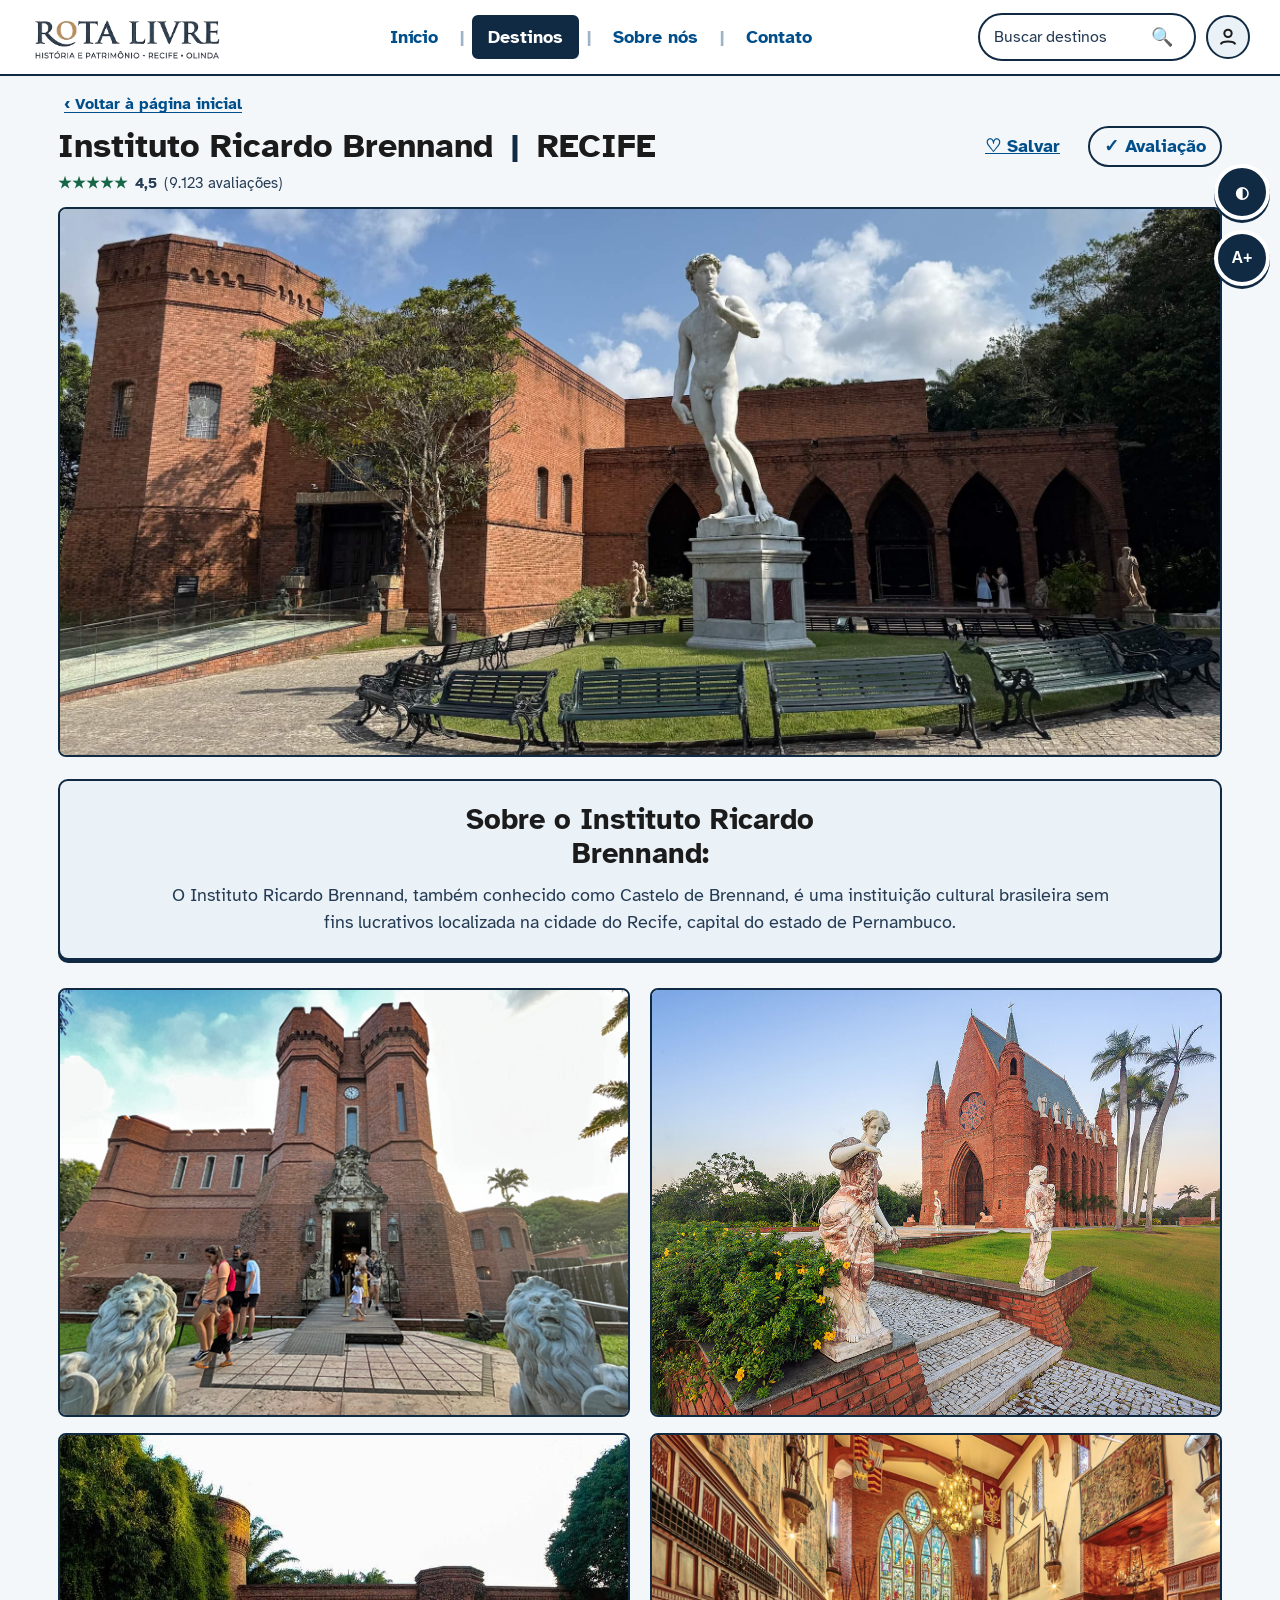
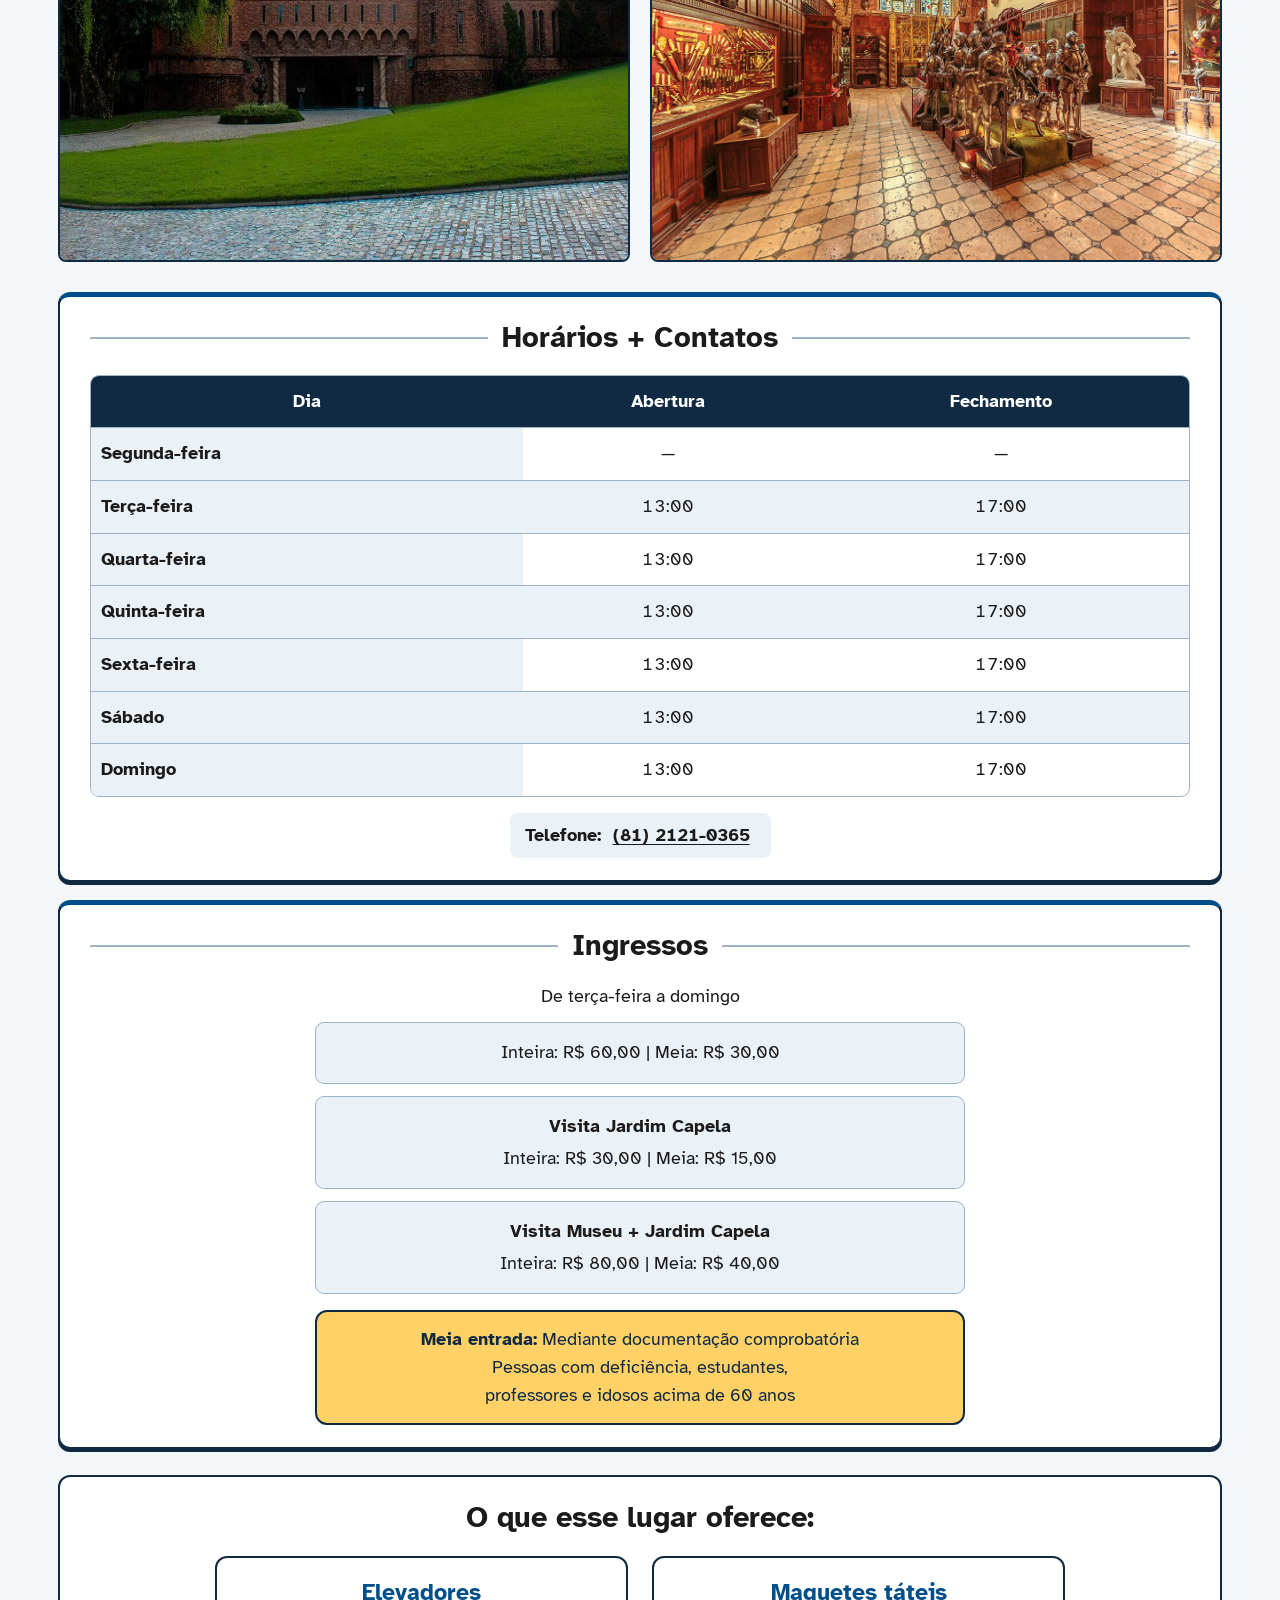
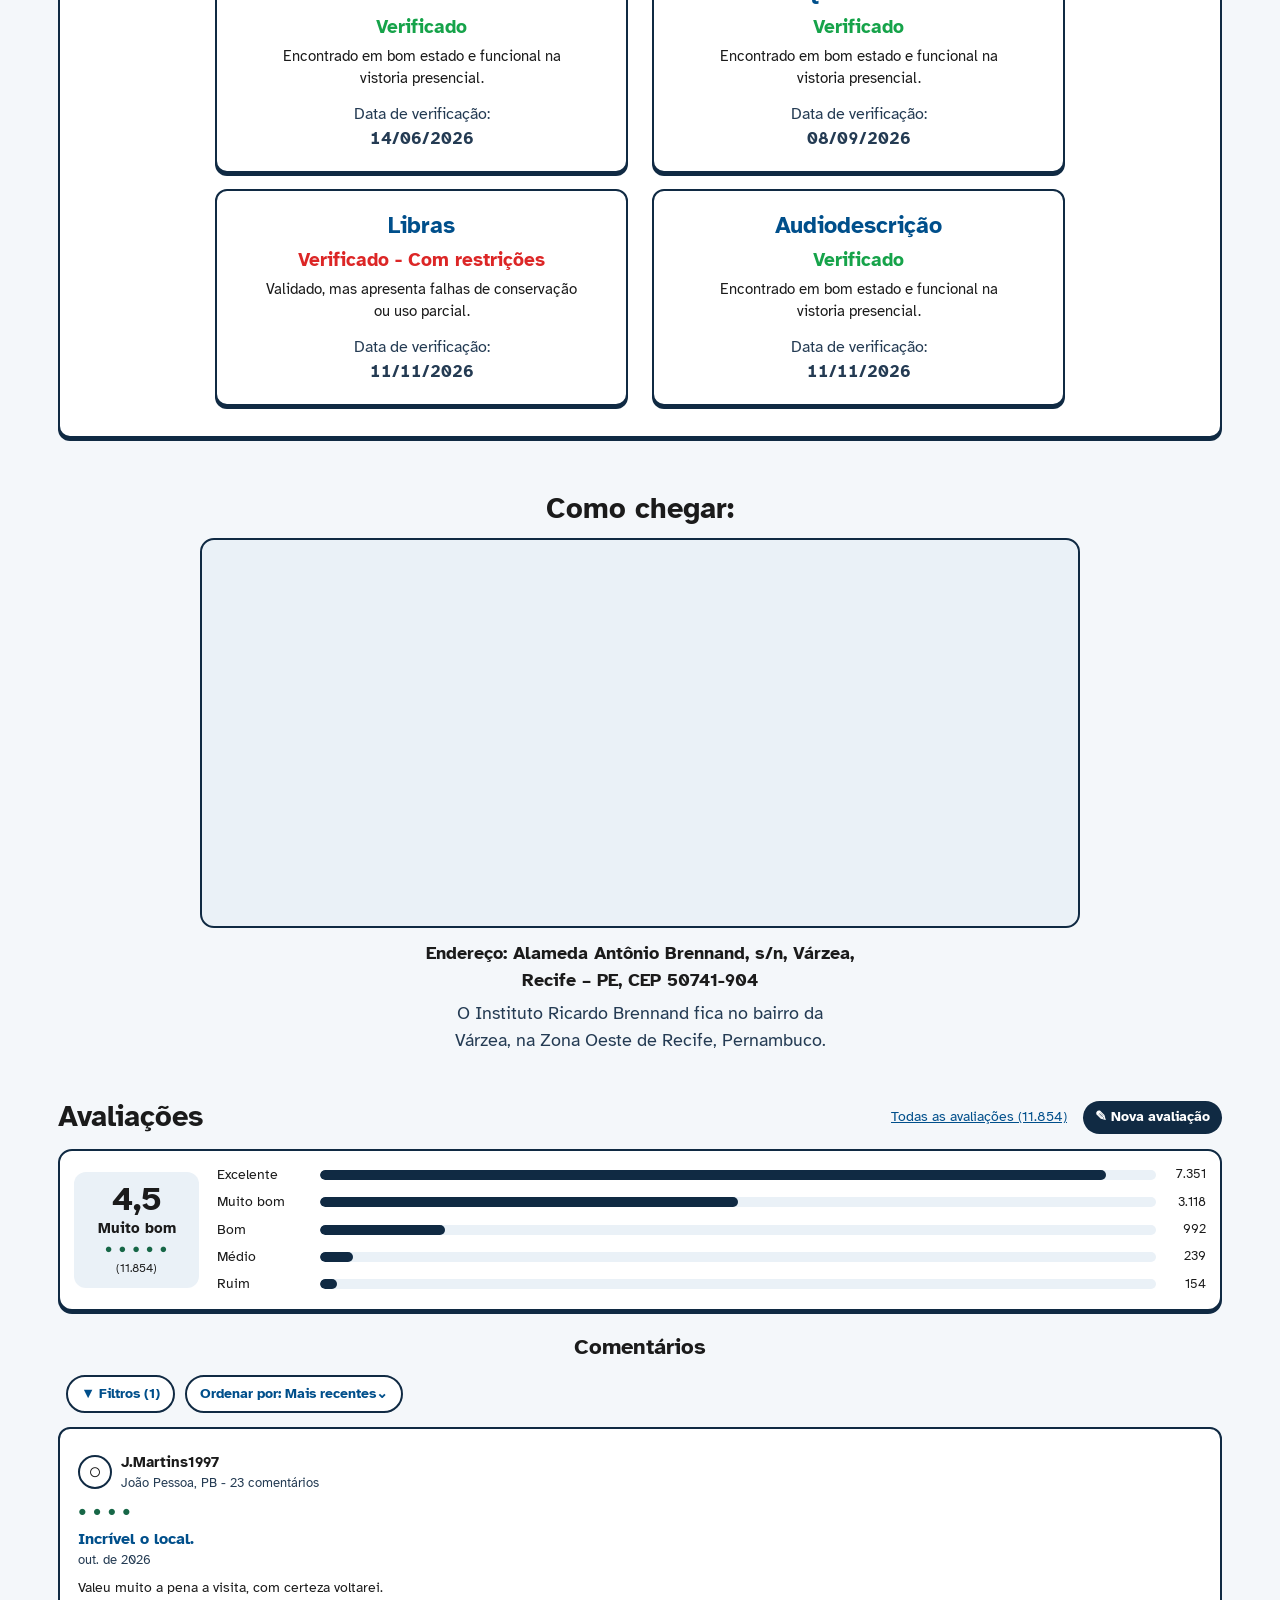
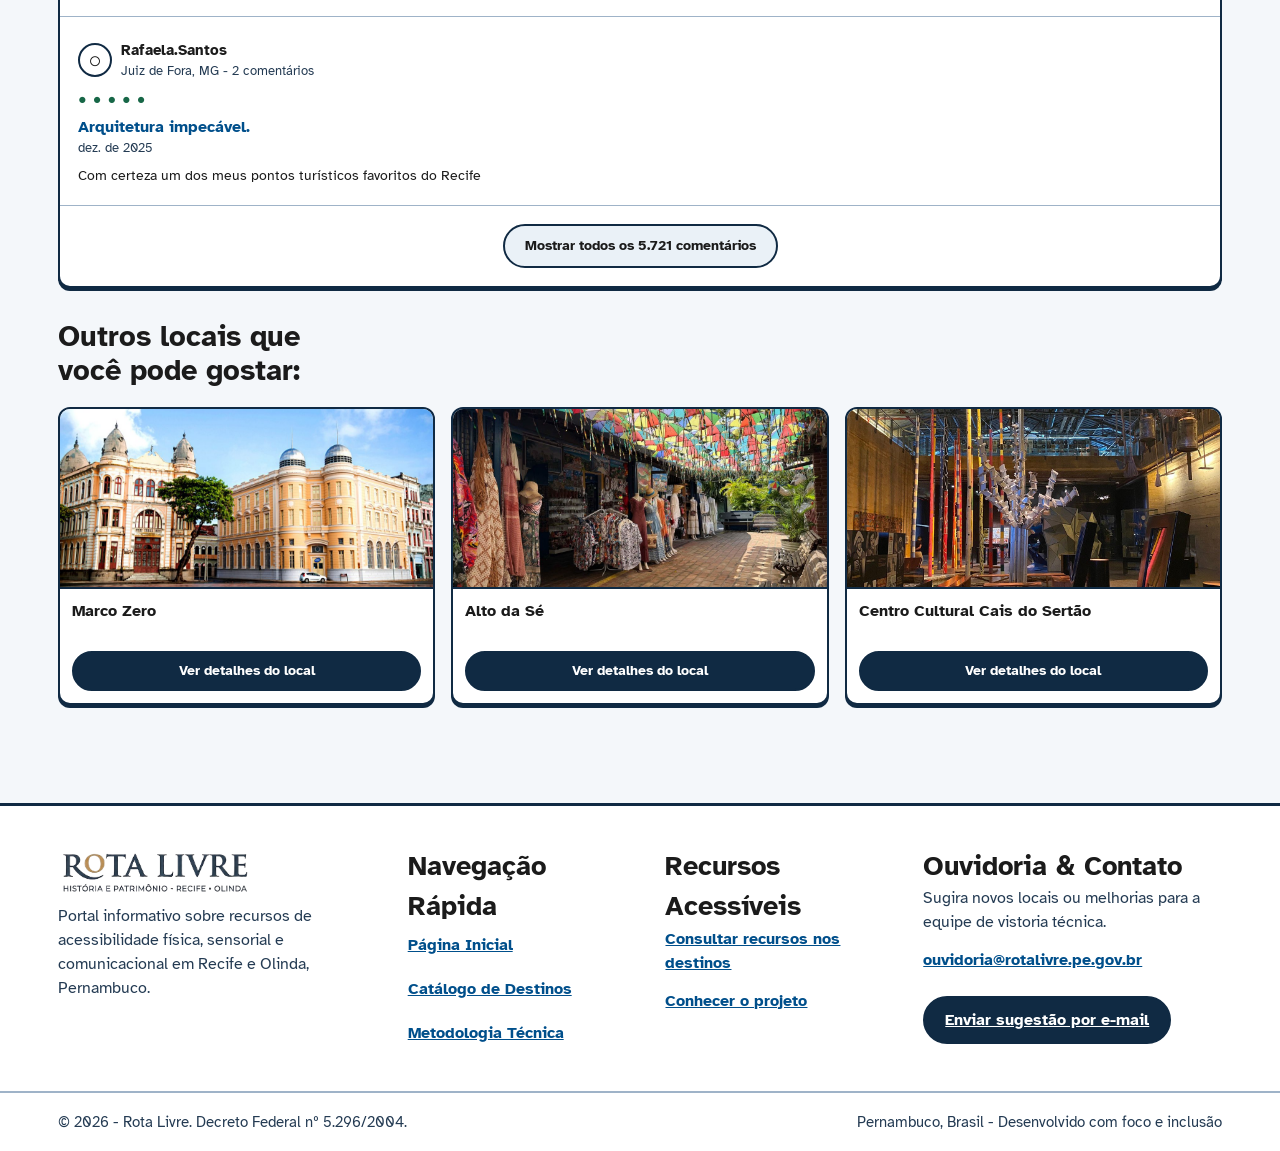
<file: pages/instituto-ricardo-brennand.html>
<!DOCTYPE html>
<html data-theme="light" lang="pt-BR">

<head>
    <meta charset="utf-8" />
    <meta content="width=device-width, initial-scale=1.0" name="viewport" />
    <meta
        content="Informações de acessibilidade física, sensorial e comunicacional do Instituto Ricardo Brennand, em Recife."
        name="description" />
    <title>Instituto Ricardo Brennand | Rota Livre</title>
    <link href="https://fonts.googleapis.com" rel="preconnect" />
    <link crossorigin="" href="https://fonts.gstatic.com" rel="preconnect" />
    <link
        href="https://fonts.googleapis.com/css2?family=Atkinson+Hyperlegible:ital,wght@0,400;0,700;1,400;1,700&amp;display=swap"
        rel="stylesheet" />
    <link href="../style.css" rel="stylesheet" />
</head>

<body class="pagina-instituto-ricardo-brennand">
    <a class="pular-conteudo" href="#view-instituto-ricardo-brennand-principal">
        Pular para o conteúdo principal
    </a>
    <!-- Cabeçalho -->
    <header class="cabecalho">
        <div class="container cabecalho-conteudo">
            <a class="logo" href="../index.html#inicio">
                <img class="logo-icone" src="../imagens/logo/logo.png" alt="Rota Livre — História e patrimônio Recife / Olinda">
            </a>
            <nav aria-label="Menu principal" class="menu-principal">
                <a href="../index.html#inicio">
                    Início
                </a>
                <span aria-hidden="true" class="separador-menu">
                    |
                </span>
                <a aria-current="page" class="ativo" href="../index.html#catalogo">
                    Destinos
                </a>
                <span aria-hidden="true" class="separador-menu">
                    |
                </span>
                <a href="../index.html#sobre">
                    Sobre nós
                </a>
                <span aria-hidden="true" class="separador-menu">
                    |
                </span>
                <a href="#contato">
                    Contato
                </a>
            </nav>
            <div class="acoes-cabecalho">
                <form action="../index.html#catalogo" class="busca-cabecalho" method="get" role="search">
                    <label class="sr-only" for="busca-topo">
                        Buscar no portal
                    </label>
                    <input autocomplete="off" id="busca-topo" name="q" placeholder="Buscar destinos" type="search" />
                    <button aria-label="Executar busca" class="botao-busca" type="submit">
                        <span aria-hidden="true">
                            🔍
                        </span>
                    </button>
                </form>
                <a aria-label="Área do usuário" class="botao-perfil" href="perfil.html">
                    <svg aria-hidden="true" class="icone-perfil" viewBox="0 0 24 24">
                        <circle cx="12" cy="8" r="4"></circle>
                        <path d="M4 20c2-4 14-4 16 0"></path>
                    </svg>
                </a>
            </div>
        </div>
        <div aria-label="Controles de acessibilidade nas páginas de destino" class="acessibilidade-fixa" role="group">
            <button aria-label="Ativar alto contraste" aria-pressed="false" id="btn-header-contrast"
                title="Alternar alto contraste" type="button">◐</button>
            <button aria-label="Aumentar tamanho do texto" aria-pressed="false" id="btn-header-font"
                title="Aumentar tamanho do texto" type="button">A+</button>
        </div>
    </header>
    <main class="container mz-main" data-pagina="instituto-ricardo-brennand"
        id="view-instituto-ricardo-brennand-principal" tabindex="-1">
        <a class="mz-voltar" href="../index.html#catalogo">‹ Voltar à página inicial</a>
        <section aria-labelledby="view-instituto-ricardo-brennand-titulo-instituto" class="mz-cabecalho-local">
            <div class="mz-titulo-linha">
                <h1 id="view-instituto-ricardo-brennand-titulo-instituto">Instituto Ricardo Brennand <span>|</span>
                    RECIFE</h1>
                <div class="mz-acoes-titulo">
                    <a class="mz-link-salvar" href="perfil.html">♡ Salvar</a>
                    <a class="mz-botao-avaliacao" href="perfil.html">✓ Avaliação</a>
                </div>
            </div>
            <div aria-label="Nota 4,5 de 5, baseada em 9.123 avaliações" class="mz-nota-resumo">
                <span aria-hidden="true" class="mz-estrelas">★★★★★</span>
                <strong>4,5</strong>
                <span>(9.123 avaliações)</span>
            </div>
        </section>

        <img class="mz-imagem mz-imagem-principal" src="../imagens/ricardo-brennand/instituto-ricardo-brennand.jpg"
            alt="Área externa com uma edificação de tijolos vermelhos com torre à esquerda que lembra uma fortaleza antiga, sob céu azul com nuvens brancas. No centro, sobre um gramado rodeado por bancos escuros e chão de pedra, fica uma estátua de Davi em mármore branco em cima de uma base, com uma árvore à esquerda e árvores densas ao fundo e à direita."
            style="object-position: center 70%">


        <section aria-labelledby="view-instituto-ricardo-brennand-titulo-sobre-instituto" class="mz-sobre">
            <h2 id="view-instituto-ricardo-brennand-titulo-sobre-instituto">Sobre o Instituto Ricardo<br />Brennand:
            </h2>
            <p>O Instituto Ricardo Brennand, também conhecido como Castelo de Brennand, é uma instituição cultural
                brasileira sem fins lucrativos localizada na cidade do Recife, capital do estado de Pernambuco.</p>
        </section>

        <section aria-label="Galeria de fotografias do Instituto Ricardo Brennand" class="mz-galeria">
            <img class="mz-imagem mz-imagem-galeria" src="../imagens/ricardo-brennand/instituto-ricardo-brennand2.jpg"
                alt="Fachada frontal de uma construção de tijolos vermelhos com duas torres altas que lembram uma fortaleza antiga, janelas estreitas e um relógio redondo no centro, sob céu claro com nuvens brancas. Na entrada com portal de pedra esculpida, há uma passarela de madeira com visitantes caminhando e, em primeiro plano, duas estátuas de leões brancos em cada lado do caminho, com árvores e uma queda d'água ao fundo à direita."
                loading="lazy">
            <img class="mz-imagem mz-imagem-galeria" src="../imagens/ricardo-brennand/instituto-ricardo-brennand3.jpg"
                alt="Área externa com capela de tijolos vermelhos com telhado inclinado escuro, torres pontiagudas, entrada em arco e janela redonda colorida ao centro, sob céu claro no fim de tarde. Em primeiro plano, há uma pequena escada de pedra clara cercada por muretas baixas de tijolos com duas estátuas femininas de mármore em tons claro e avermelhado, um arbusto com flores amarelas à esquerda, um gramado amplo e palmeiras altas à direita."
                loading="lazy">
            <img class="mz-imagem mz-imagem-galeria" src="../imagens/ricardo-brennand/instituto-ricardo-brennand4.jpg"
                alt="Fachada de uma construção ampla de tijolos vermelhos com torres, janelas estreitas e uma fila de pequenos arcos sobre a entrada principal ladeada por duas colunas claras, sob céu claro. Em frente ao prédio, há um caminho de pedra em curva com uma pequena fonte escura rodeada por um canteiro redondo, um gramado verde inclinado e árvores grandes nas laterais."
                loading="lazy">
            <img class="mz-imagem mz-imagem-galeria" src="../imagens/ricardo-brennand/instituto-ricardo-brenand5.jpeg"
                alt="Interior de um salão amplo com chão de ladrilhos claros, paredes com painéis de madeira escura, tijolos vermelhos ao fundo e grandes vitrais coloridos sob lustre dourado e bandeiras penduradas no teto. Ao centro, há várias armaduras metálicas alinhadas e uma armadura sobre cavalo, com estátua branca e quadros nas laterais, e uma vitrine com armas antigas organizadas na parede à esquerda."
                loading="lazy">
        </section>

        <section aria-label="Horários, contatos e ingressos" class="mz-informacoes-rapidas">

            <!-- HORÁRIOS E CONTATOS -->
            <div class="mz-bloco-linha">

                <h2>Horários + Contatos</h2>

                <div class="mz-tabela-wrapper">
                    <table class="mz-tabela-horarios">

                        <caption class="sr-only">
                            Horários de funcionamento do ponto turístico
                        </caption>

                        <thead>
                            <tr>
                                <th scope="col">Dia</th>
                                <th scope="col">Abertura</th>
                                <th scope="col">Fechamento</th>

                            </tr>
                        </thead>

                        <tbody>
                            <tr>
                                <th scope="row">Segunda-feira</th>
                                <td>—</td>
                                <td>—</td>

                            </tr>

                            <tr>
                                <th scope="row">Terça-feira</th>
                                <td>13:00</td>
                                <td>17:00</td>

                            </tr>

                            <tr>
                                <th scope="row">Quarta-feira</th>
                                <td>13:00</td>
                                <td>17:00</td>

                            </tr>

                            <tr>
                                <th scope="row">Quinta-feira</th>
                                <td>13:00</td>
                                <td>17:00</td>

                            </tr>

                            <tr>
                                <th scope="row">Sexta-feira</th>
                                <td>13:00</td>
                                <td>17:00</td>

                            </tr>

                            <tr>
                                <th scope="row">Sábado</th>
                                <td>13:00</td>
                                <td>17:00</td>

                            </tr>

                            <tr>
                                <th scope="row">Domingo</th>
                                <td>13:00</td>
                                <td>17:00</td>

                            </tr>
                        </tbody>

                    </table>
                </div>

                <p class="mz-contato">
                    <strong>Telefone:</strong>
                    <a href="tel:+558121210365">(81) 2121-0365</a>
                </p>

            </div>


            <!-- INGRESSOS -->
            <div class="mz-bloco-linha irb-ingressos">
                <h2>Ingressos</h2>
                <p>De terça-feira a domingo</p>
                <div class="irb-preco-grupo">
                    <p>Inteira: R$ 60,00 | Meia: R$ 30,00</p>
                </div>
                <div class="irb-preco-grupo">
                    <p><strong>Visita Jardim Capela</strong></p>
                    <p>Inteira: R$ 30,00 | Meia: R$ 15,00</p>
                </div>
                <div class="irb-preco-grupo">
                    <p><strong>Visita Museu + Jardim Capela</strong></p>
                    <p>Inteira: R$ 80,00 | Meia: R$ 40,00</p>
                </div>
                <div class="irb-meia-entrada">
                    <strong>Meia entrada:</strong> Mediante documentação comprobatória<br />
                    Pessoas com deficiência, estudantes,<br />
                    professores e idosos acima de 60 anos
                </div>
            </div>

        </section>

        <section aria-labelledby="view-instituto-ricardo-brennand-titulo-recursos-instituto"
            class="mz-recursos irb-recursos">
            <h2 id="view-instituto-ricardo-brennand-titulo-recursos-instituto">O que esse lugar oferece:</h2>
            <div class="mz-recursos-grade">
                <article class="mz-recurso">
                    <h3>Elevadores</h3>
                    <p class="verificacao status-verificado">Verificado</p>
                    <p class="verificacao-descricao">Encontrado em bom estado e funcional na vistoria presencial.</p>
                    <p>Data de verificação:</p>
                    <time datetime="2026-06-14">14/06/2026</time>
                </article>
                <article class="mz-recurso">
                    <h3>Maquetes táteis</h3>
                    <p class="verificacao status-verificado">Verificado</p>
                    <p class="verificacao-descricao">Encontrado em bom estado e funcional na vistoria presencial.</p>
                    <p>Data de verificação:</p>
                    <time datetime="2026-09-08">08/09/2026</time>
                </article>
                <article class="mz-recurso mz-recurso-central">
                    <h3>Libras</h3>
                    <p class="verificacao status-restricoes">Verificado - Com restrições</p>
                    <p class="verificacao-descricao">Validado, mas apresenta falhas de conservação ou uso parcial.</p>
                    <p>Data de verificação:</p>
                    <time datetime="2026-11-11">11/11/2026</time>
                </article>
                <article class="mz-recurso mz-recurso-central">
                    <h3>Audiodescrição</h3>
                    <p class="verificacao status-verificado">Verificado</p>
                    <p class="verificacao-descricao">Encontrado em bom estado e funcional na vistoria presencial.</p>
                    <p>Data de verificação:</p>
                    <time datetime="2026-11-11">11/11/2026</time>
                </article>
            </div>
        </section>

        <section aria-labelledby="view-instituto-ricardo-brennand-titulo-como-chegar-instituto"
            class="mz-como-chegar irb-como-chegar">
            <h2 id="view-instituto-ricardo-brennand-titulo-como-chegar-instituto">Como chegar:</h2>
            <div class="mz-imagem mz-mapa">
                <iframe
                    src="https://www.google.com/maps/embed?pb=!1m18!1m12!1m3!1d3950.3442674218377!2d-34.96583262245297!3d-8.066323691961482!2m3!1f0!2f0!3f0!3m2!1i1024!2i768!4f13.1!3m3!1m2!1s0x7ab1be5b258dc45%3A0xcba66c54ffed227a!2sInstituto%20Ricardo%20Brennand!5e0!3m2!1sen!2sbr!4v1795529994383!5m2!1sen!2sbr"
                    title="Mapa interativo mostrando a localização do Instituto Ricardo Brennand, Recife - PE"
                    allowfullscreen="" loading="lazy" referrerpolicy="strict-origin-when-cross-origin">
                </iframe>
            </div>
            <p class="mz-endereco"><strong>Endereço: Alameda Antônio Brennand, s/n, Várzea,<br />Recife – PE, CEP
                    50741-904</strong></p>
            <p class="mz-nota-embarque">O Instituto Ricardo Brennand fica no bairro da<br />Várzea, na Zona Oeste de
                Recife, Pernambuco.</p>
        </section>

        <section aria-labelledby="view-instituto-ricardo-brennand-titulo-avaliacoes-instituto"
            class="mz-avaliacoes irb-avaliacoes" id="view-instituto-ricardo-brennand-avaliacoes">
            <div class="mz-avaliacoes-topo">
                <h2 id="view-instituto-ricardo-brennand-titulo-avaliacoes-instituto">Avaliações</h2>
                <div class="mz-acoes-avaliacoes">
                    <a href="perfil.html">Todas as avaliações (11.854)</a>
                    <a class="mz-nova-avaliacao" href="perfil.html">✎ Nova avaliação</a>
                </div>
            </div>
            <div class="mz-resumo-avaliacoes">
                <div class="mz-nota-geral">
                    <strong>4,5</strong>
                    <span>Muito bom</span>
                    <span aria-label="5 estrelas" class="mz-estrelas">● ● ● ● ●</span>
                    <small>(11.854)</small>
                </div>
                <div aria-label="Distribuição das avaliações" class="mz-barras-notas">
                    <div class="mz-barra-nota"><span>Excelente</span>
                        <div><i style="width:94%"></i></div><b>7.351</b>
                    </div>
                    <div class="mz-barra-nota"><span>Muito bom</span>
                        <div><i style="width:50%"></i></div><b>3.118</b>
                    </div>
                    <div class="mz-barra-nota"><span>Bom</span>
                        <div><i style="width:15%"></i></div><b>992</b>
                    </div>
                    <div class="mz-barra-nota"><span>Médio</span>
                        <div><i style="width:4%"></i></div><b>239</b>
                    </div>
                    <div class="mz-barra-nota"><span>Ruim</span>
                        <div><i style="width:2%"></i></div><b>154</b>
                    </div>
                </div>
            </div>
            <h3 class="mz-titulo-comentarios" id="view-instituto-ricardo-brennand-comentarios">Comentários</h3>
            <div class="mz-ferramentas-comentarios">
                <button class="mz-filtro" type="button">▼ Filtros (1)</button>
                <button class="mz-ordenar" type="button">Ordenar por: Mais recentes⌄</button>
            </div>
            <div class="mz-lista-comentarios">
                <article class="mz-comentario">
                    <div class="mz-usuario">
                        <span aria-hidden="true" class="mz-avatar">○</span>
                        <div><strong>J.Martins1997</strong><small>João Pessoa, PB - 23 comentários</small></div>
                    </div>
                    <div aria-label="4 de 5 estrelas" class="mz-estrelas">● ● ● ●</div>
                    <h4>Incrível o local.</h4>
                    <time datetime="2026-10">out. de 2026</time>
                    <p>Valeu muito a pena a visita, com certeza voltarei.</p>
                </article>
                <article class="mz-comentario">
                    <div class="mz-usuario">
                        <span aria-hidden="true" class="mz-avatar">○</span>
                        <div><strong>Rafaela.Santos</strong><small>Juiz de Fora, MG - 2 comentários</small></div>
                    </div>
                    <div aria-label="5 de 5 estrelas" class="mz-estrelas">● ● ● ● ●</div>
                    <h4>Arquitetura impecável.</h4>
                    <time datetime="2025-12">dez. de 2025</time>
                    <p>Com certeza um dos meus pontos turísticos favoritos do Recife</p>
                </article>
                <div class="mz-todos-comentarios">
                    <a href="#view-instituto-ricardo-brennand-comentarios">Mostrar todos os 5.721 comentários</a>
                </div>
            </div>
        </section>

        <section aria-labelledby="view-instituto-ricardo-brennand-titulo-recomendacoes"
            class="mz-recomendacoes irb-recomendacoes">
            <h2 id="view-instituto-ricardo-brennand-titulo-recomendacoes">Outros locais que<br />você pode gostar:</h2>
            <div class="mz-recomendacoes-grade">
                <article class="mz-local-card">
                    <div class="mz-imagem mz-imagem-recomendacao">
                        <img alt="Praça do Marco Zero" decoding="async" loading="lazy"
                            src="../imagens/marco-zero/marco-zero.jpg" />
                    </div>
                    <div class="mz-local-conteudo">
                        <h3>Marco Zero</h3>
                        <a href="marco-zero.html">Ver detalhes do local</a>
                    </div>
                </article>
                <article class="mz-local-card">
                    <div class="mz-imagem mz-imagem-recomendacao">
                        <img alt="Corredor de lojas de artesanato no Alto da Sé." decoding="async" loading="lazy"
                            src="../imagens/alto-da-se/alto-da-se3.jpg" />
                    </div>
                    <div class="mz-local-conteudo">
                        <h3>Alto da Sé</h3>
                        <a href="alto-da-se.html">Ver detalhes do local</a>
                    </div>
                </article>
                <article class="mz-local-card">
                    <div class="mz-imagem mz-imagem-recomendacao">
                        <img alt="Fachada do Centro Cultural Cais do Sertão" decoding="async" loading="lazy"
                            src="../imagens/cais-do-sertao/cais_do_sertao.jpg" />
                    </div>
                    <div class="mz-local-conteudo">
                        <h3>Centro Cultural Cais do Sertão</h3>
                        <a href="cais-do-sertao.html">Ver detalhes do local</a>
                    </div>
                </article>
            </div>
        </section>
    </main>

    <!-- Rodapé -->
    <footer class="rodape" id="contato">
        <div class="container colunas-rodape">
            <div class="coluna-rodape">
                <a class="logo logo-rodape" href="../index.html#inicio">
                    <img class="logo-icone" src="../imagens/logo/logo.png" alt="Rota Livre — História e patrimônio Recife e Olinda">
                </a>
                <p>
                    Portal informativo sobre recursos de acessibilidade física, sensorial e comunicacional em Recife e
                    Olinda, Pernambuco.
                </p>
            </div>
            <div class="coluna-rodape">
                <h2>
                    Navegação Rápida
                </h2>
                <nav aria-label="Navegação do rodapé">
                    <ul>
                        <li>
                            <a href="../index.html#inicio">
                                Página Inicial
                            </a>
                        </li>
                        <li>
                            <a href="../index.html#catalogo">
                                Catálogo de Destinos
                            </a>
                        </li>
                        <li>
                            <a href="../index.html#sobre">
                                Metodologia Técnica
                            </a>
                        </li>
                    </ul>
                </nav>
            </div>
            <div class="coluna-rodape">
                <h2>
                    Recursos Acessíveis
                </h2>
                <nav aria-label="Recursos do projeto">
                    <ul>
                        <li>
                            <a href="../index.html#catalogo">
                                Consultar recursos nos destinos
                            </a>
                        </li>
                        <li>
                            <a href="../index.html#sobre">
                                Conhecer o projeto
                            </a>
                        </li>
                    </ul>
                </nav>
            </div>
            <div class="coluna-rodape">
                <h2>
                    Ouvidoria &amp; Contato
                </h2>
                <p>
                    Sugira novos locais ou melhorias para a equipe de vistoria técnica.
                </p>
                <p>
                    <a href="mailto:ouvidoria@rotalivre.pe.gov.br">
                        ouvidoria@rotalivre.pe.gov.br
                    </a>
                </p>
                <a class="botao-ouvidoria" href="mailto:ouvidoria@rotalivre.pe.gov.br">
                    Enviar sugestão por e-mail
                </a>
            </div>
        </div>
        <div class="rodape-inferior">
            <div class="container rodape-inferior-conteudo">
                <span>
                    © 2026 - Rota Livre. Decreto Federal nº 5.296/2004.
                </span>
                <span>
                    Pernambuco, Brasil - Desenvolvido com foco e inclusão
                </span>
            </div>
        </div>
    </footer>
    <script defer src="../script.js"></script>
</body>

</html>
</file>
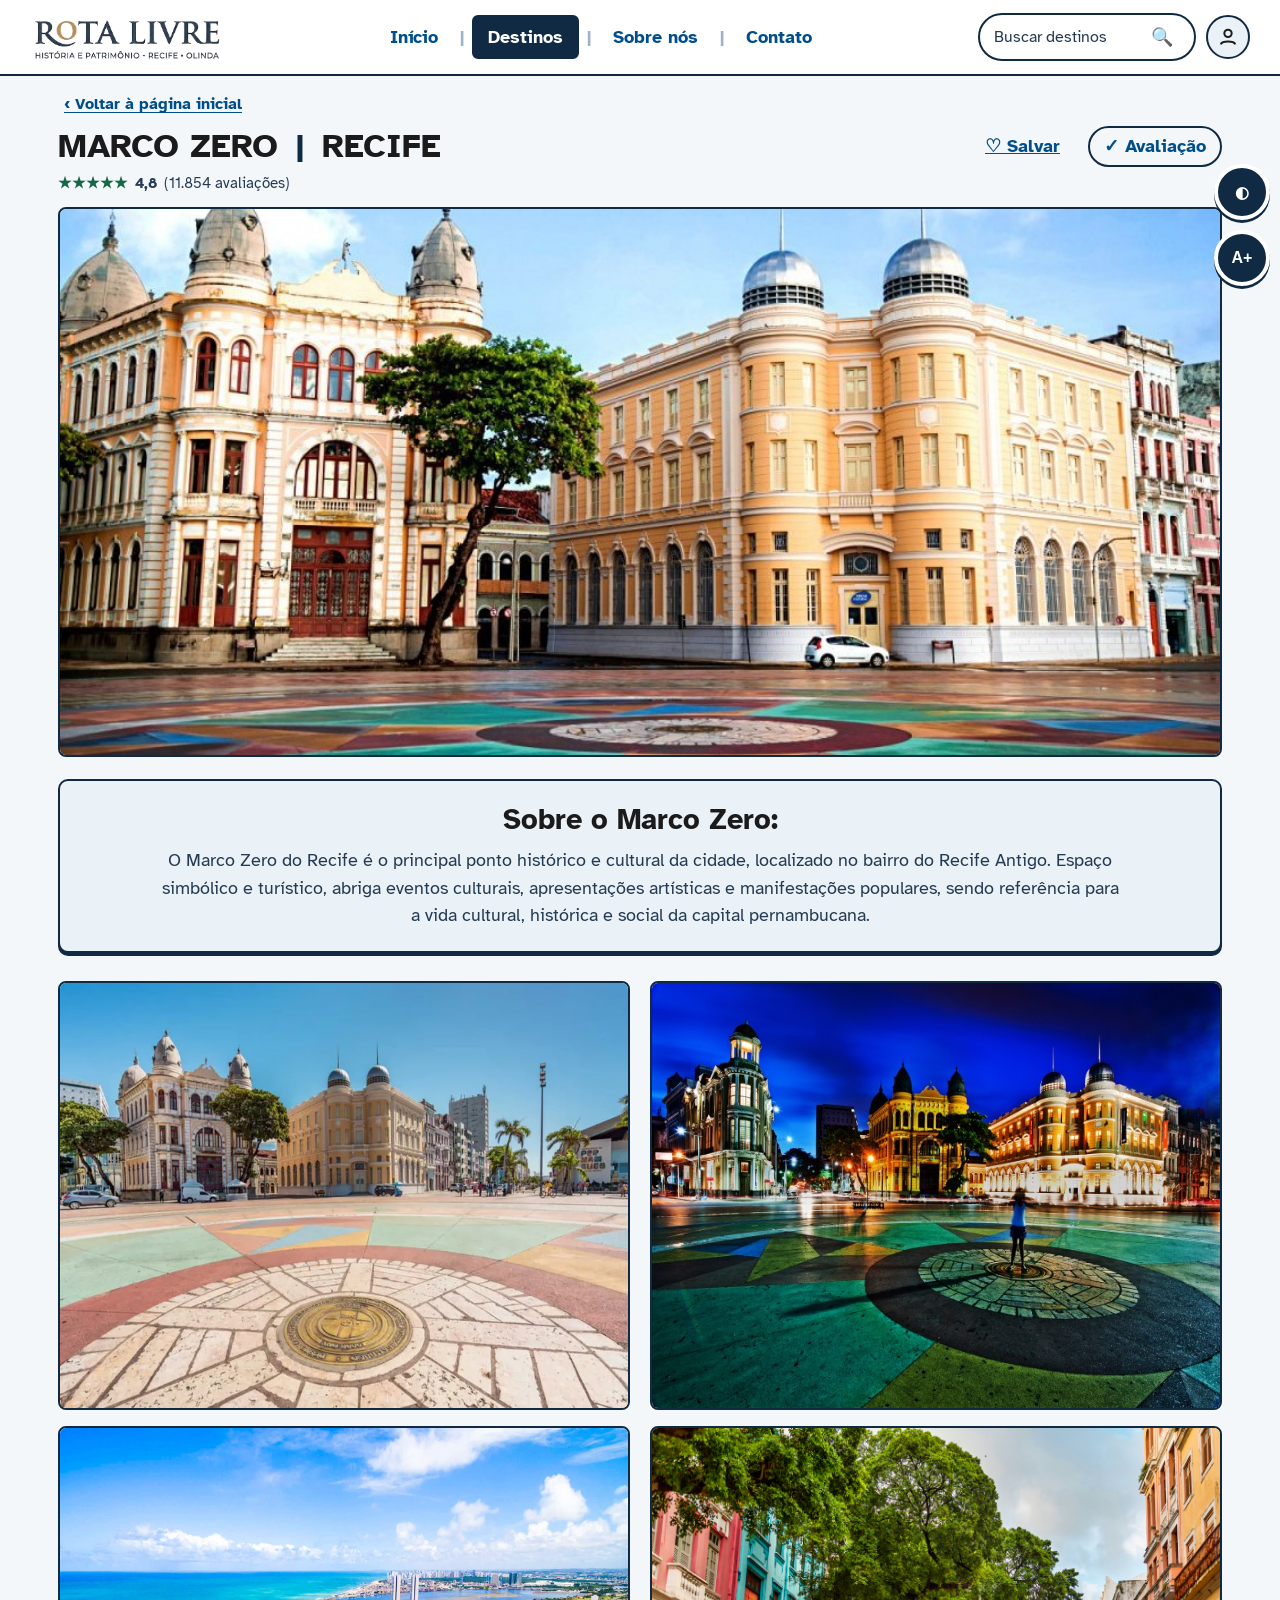
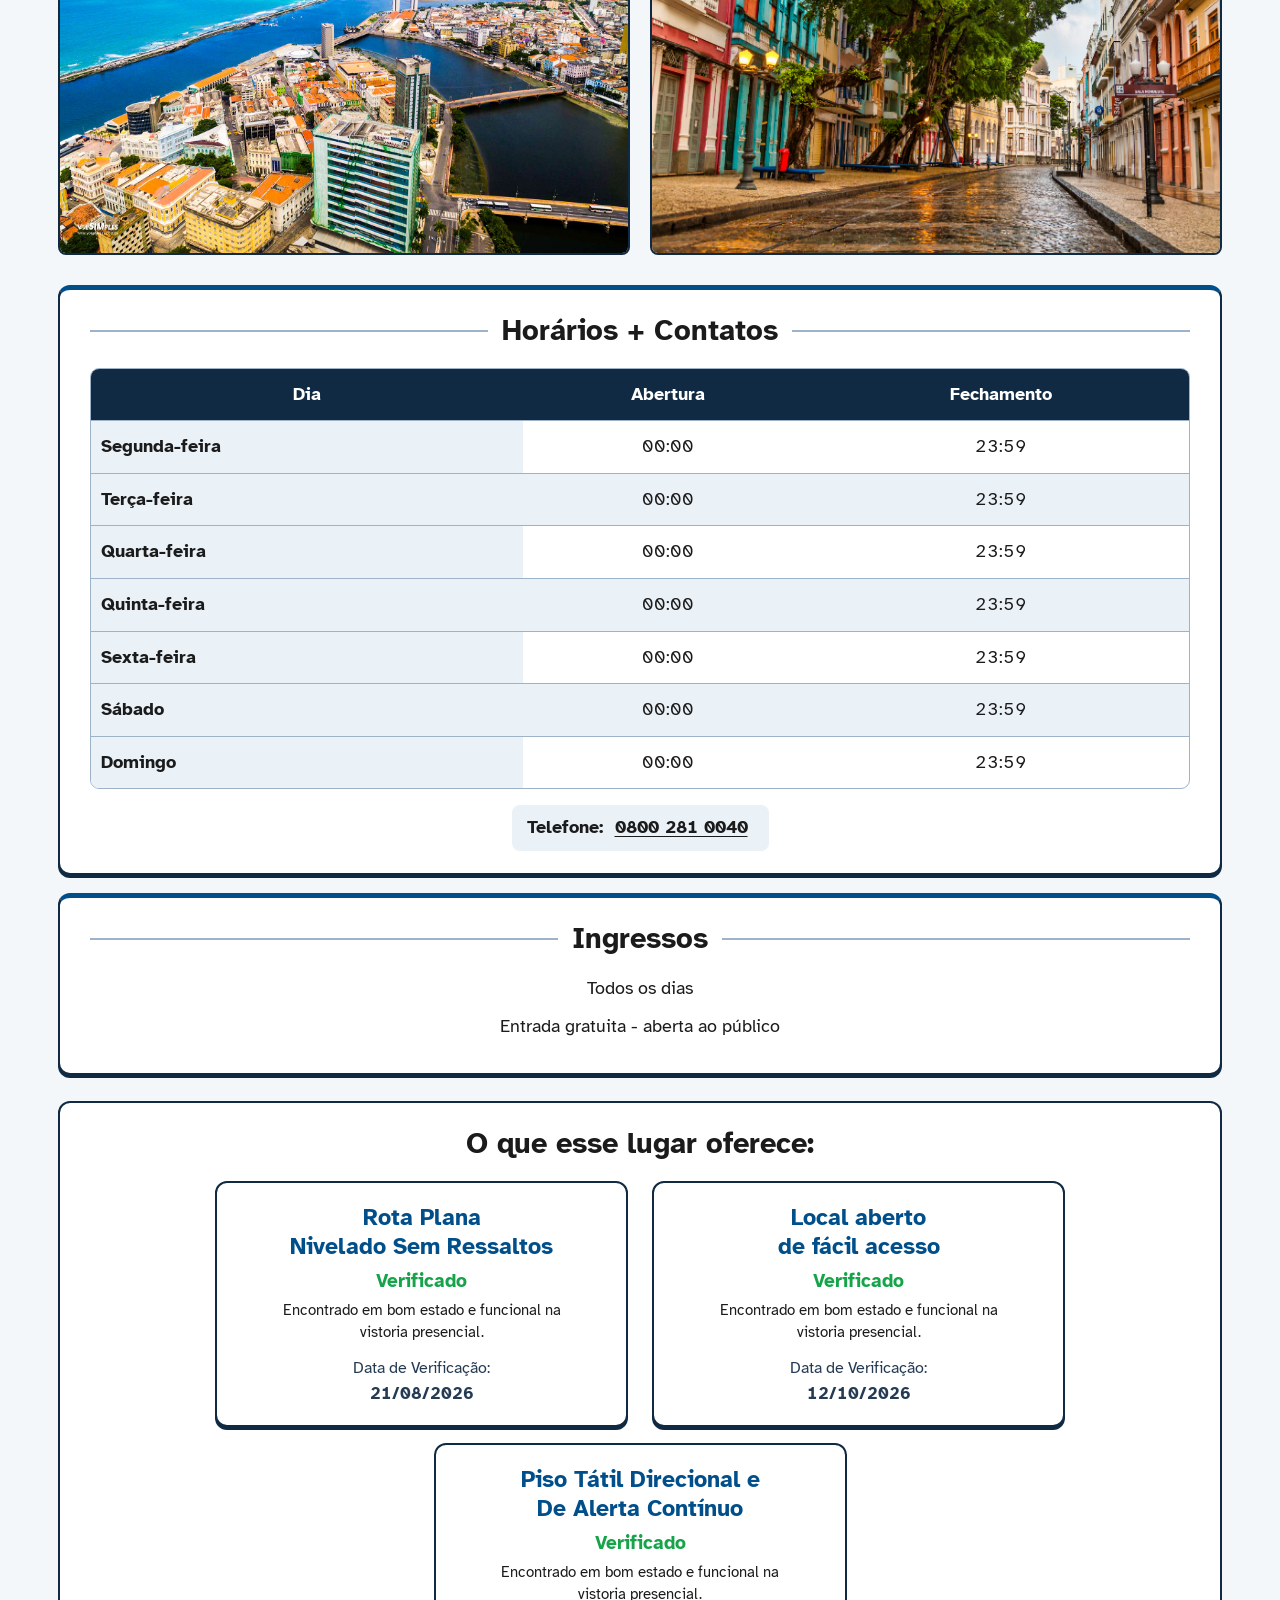
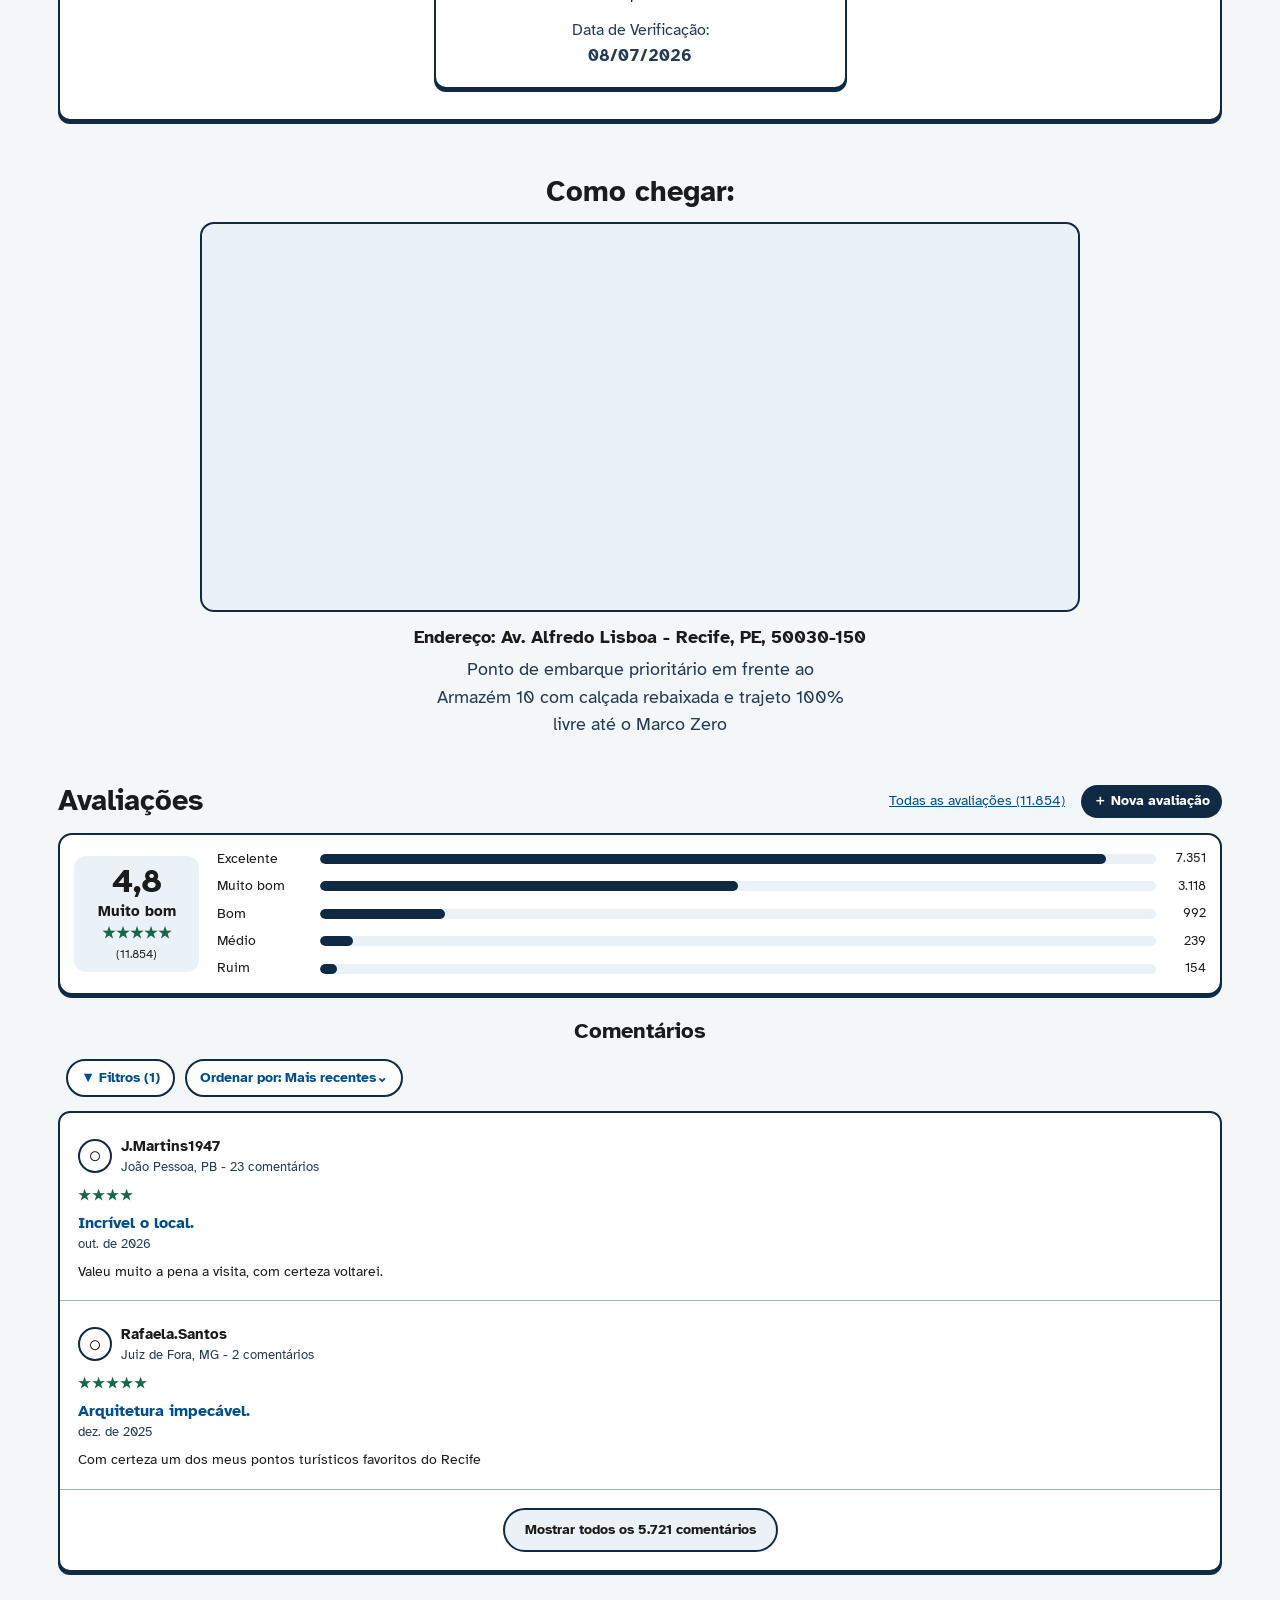
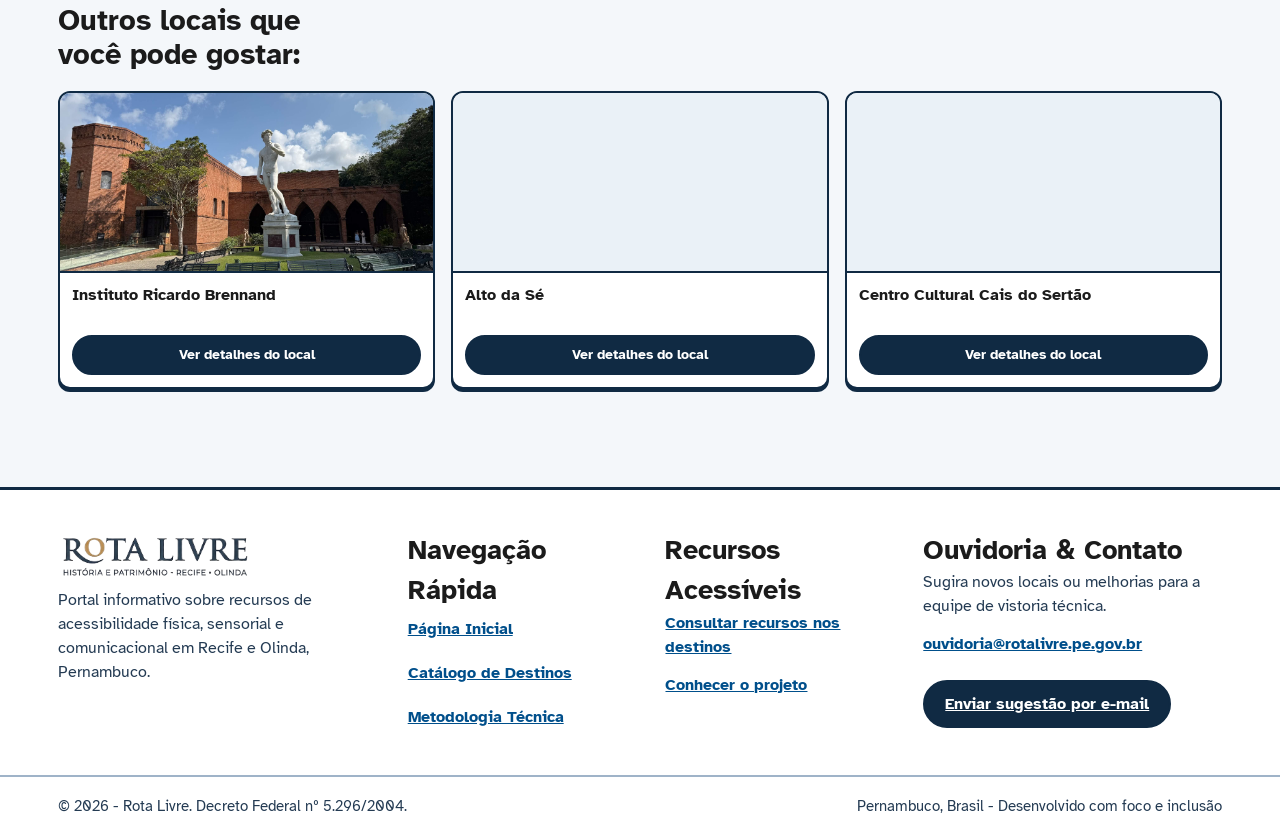
<file: pages/marco-zero.html>
<!DOCTYPE html>
<html data-theme="light" lang="pt-BR">

<head>
    <meta charset="utf-8" />
    <meta content="width=device-width, initial-scale=1.0" name="viewport" />
    <meta content="Informações de acessibilidade física, sensorial e comunicacional do Marco Zero, em Recife."
        name="description" />
    <title>Marco Zero | Rota Livre</title>
    <link href="https://fonts.googleapis.com" rel="preconnect" />
    <link crossorigin="" href="https://fonts.gstatic.com" rel="preconnect" />
    <link
        href="https://fonts.googleapis.com/css2?family=Atkinson+Hyperlegible:ital,wght@0,400;0,700;1,400;1,700&amp;display=swap"
        rel="stylesheet" />
    <link href="../style.css" rel="stylesheet" />
</head>

<body class="pagina-marco-zero">
    <a class="pular-conteudo" href="#view-marco-zero-principal">
        Pular para o conteúdo principal
    </a>
    <!-- Cabeçalho -->
    <header class="cabecalho">
        <div class="container cabecalho-conteudo">
            <a class="logo" href="../index.html#inicio">
                <img class="logo-icone" src="../imagens/logo/logo.png" alt="Rota Livre — História e patrimônio Recife / Olinda">
            </a>
            <nav aria-label="Menu principal" class="menu-principal">
                <a href="../index.html#inicio">
                    Início
                </a>
                <span aria-hidden="true" class="separador-menu">
                    |
                </span>
                <a aria-current="page" class="ativo" href="../index.html#catalogo">
                    Destinos
                </a>
                <span aria-hidden="true" class="separador-menu">
                    |
                </span>
                <a href="../index.html#sobre">
                    Sobre nós
                </a>
                <span aria-hidden="true" class="separador-menu">
                    |
                </span>
                <a href="#contato">
                    Contato
                </a>
            </nav>
            <div class="acoes-cabecalho">
                <form action="../index.html#catalogo" class="busca-cabecalho" method="get" role="search">
                    <label class="sr-only" for="busca-topo">
                        Buscar no portal
                    </label>
                    <input autocomplete="off" id="busca-topo" name="q" placeholder="Buscar destinos" type="search" />
                    <button aria-label="Executar busca" class="botao-busca" type="submit">
                        <span aria-hidden="true">
                            🔍
                        </span>
                    </button>
                </form>
                <a aria-label="Área do usuário" class="botao-perfil" href="perfil.html">
                    <svg aria-hidden="true" class="icone-perfil" viewBox="0 0 24 24">
                        <circle cx="12" cy="8" r="4"></circle>
                        <path d="M4 20c2-4 14-4 16 0"></path>
                    </svg>
                </a>
            </div>
        </div>
        <div aria-label="Controles de acessibilidade nas páginas de destino" class="acessibilidade-fixa" role="group">
            <button aria-label="Ativar alto contraste" aria-pressed="false" id="btn-header-contrast"
                title="Alternar alto contraste" type="button">◐</button>
            <button aria-label="Aumentar tamanho do texto" aria-pressed="false" id="btn-header-font"
                title="Aumentar tamanho do texto" type="button">A+</button>
        </div>
    </header>
    <main class="container mz-main" data-pagina="marco-zero" id="view-marco-zero-principal" tabindex="-1">
        <a class="mz-voltar" href="../index.html#catalogo">‹ Voltar à página inicial</a>
        <section aria-labelledby="view-marco-zero-titulo-marco-zero" class="mz-cabecalho-local">
            <div class="mz-titulo-linha">
                <h1 id="view-marco-zero-titulo-marco-zero">MARCO ZERO <span>|</span> RECIFE</h1>
                <div class="mz-acoes-titulo">
                    <a class="mz-link-salvar" href="perfil.html">♡ Salvar</a>
                    <a class="mz-botao-avaliacao" href="perfil.html">✓ Avaliação</a>
                </div>
            </div>
            <div aria-label="Nota 4,8 de 5, baseada em 11.854 avaliações" class="mz-nota-resumo">
                <div aria-label="5 de 5 estrelas" class="mz-estrelas"><span aria-hidden="true">★★★★★</span></div>
                <strong>4,8</strong>
                <span>(11.854 avaliações)</span>
            </div>
        </section>

        <!-- IMAGEM 01: fotografia aérea do Marco Zero -->
        <img class="mz-imagem mz-imagem-principal" src="../imagens/marco-zero/marco-zero4.jpg"
            alt="Vista da Praça Rio Branco, o Marco Zero do Recife, em um dia ensolarado de céu azul com poucas nuvens. Em primeiro plano, o piso colorido e geométrico da praça com o círculo central da rosa dos ventos. Ao fundo, prédios históricos de arquitetura eclética com fachadas em tons de amarelo e bege, cúpulas arredondadas e uma árvore de copa densa à esquerda."
            style="object-position: center 58%">

        <section aria-labelledby="view-marco-zero-titulo-sobre-marco-zero" class="mz-sobre">
            <h2 id="view-marco-zero-titulo-sobre-marco-zero">Sobre o Marco Zero:</h2>
            <p>O Marco Zero do Recife é o principal ponto histórico e cultural da cidade, localizado no bairro do Recife
                Antigo. Espaço simbólico e turístico, abriga eventos culturais, apresentações artísticas e manifestações
                populares, sendo referência para a vida cultural, histórica e social da capital pernambucana.</p>
        </section>

        <section aria-label="Galeria de fotografias do Marco Zero" class="mz-galeria">
            <img class="mz-imagem mz-imagem-galeria" src="../imagens/marco-zero/marco-zero1.webp"
                alt="Vista ampla da Praça Rio Branco, no Marco Zero do Recife, sob céu azul. Em primeiro plano, o medalhão circular dourado no centro do pavimento geométrico colorido em tons pastel e terrosos; ao fundo, edifícios históricos em tons de bege e amarelo com cúpulas, árvores e palmeiras à direita."
                loading="lazy">
            <img class="mz-imagem mz-imagem-galeria" src="../imagens/marco-zero/marco-zero2.jpeg"
                alt="Vista noturna da Praça Rio Branco, no Marco Zero do Recife, sob céu azul-escuro. No centro do pavimento geométrico colorido em tons de verde, azul e amarelo, há um círculo escuro com uma pessoa de pé e com os braços abertos junto ao centro; ao fundo, edifícios históricos iluminados em tons amarelos e dourados, com cúpulas e árvores."
                loading="lazy">
            <img class="mz-imagem mz-imagem-galeria" src="../imagens/marco-zero/recife_panoramica2.jpg"
                alt="Vista aérea panorâmica do bairro do Recife Antigo e áreas vizinhas do Recife sob céu azul com nuvens brancas. Na imagem, aparecem o mar à esquerda, cursos de água e pontes, edifícios coloridos e históricos, prédios mais altos e a linha da costa a estender-se ao fundo."
                loading="lazy">
            <img class="mz-imagem mz-imagem-galeria" src="../imagens/marco-zero/Rua_do_Bom_Jesus,_Recife_antigo.jpg"
                alt="Rua histórica de pedra com reflexos de luz sob céu nublado, cercada por prédios antigos coloridos em tons de rosa, azul, amarelo e creme, com árvores de copa cheia no meio e na esquerda e postes que remetem ao estilo antigo nas calçadas."
                loading="lazy">
        </section>

        <section aria-label="Horários, contatos e ingressos" class="mz-informacoes-rapidas">

            <!-- HORÁRIOS E CONTATOS -->
            <div class="mz-bloco-linha">

                <h2>Horários + Contatos</h2>

                <div class="mz-tabela-wrapper">
                    <table class="mz-tabela-horarios">

                        <caption class="sr-only">
                            Horários de funcionamento do ponto turístico
                        </caption>

                        <thead>
                            <tr>
                                <th scope="col">Dia</th>
                                <th scope="col">Abertura</th>
                                <th scope="col">Fechamento</th>
                            </tr>
                        </thead>

                        <tbody>
                            <tr>
                                <th scope="row">Segunda-feira</th>
                                <td>00:00</td>
                                <td>23:59</td>
                            </tr>

                            <tr>
                                <th scope="row">Terça-feira</th>
                                <td>00:00</td>
                                <td>23:59</td>
                            </tr>

                            <tr>
                                <th scope="row">Quarta-feira</th>
                                <td>00:00</td>
                                <td>23:59</td>
                            </tr>

                            <tr>
                                <th scope="row">Quinta-feira</th>
                                <td>00:00</td>
                                <td>23:59</td>
                            </tr>

                            <tr>
                                <th scope="row">Sexta-feira</th>
                                <td>00:00</td>
                                <td>23:59</td>

                            </tr>

                            <tr>
                                <th scope="row">Sábado</th>
                                <td>00:00</td>
                                <td>23:59</td>
                            </tr>

                            <tr>
                                <th scope="row">Domingo</th>
                                <td>00:00</td>
                                <td>23:59</td>

                            </tr>
                        </tbody>

                    </table>
                </div>

                <p class="mz-contato">
                    <strong>Telefone:</strong>
                    <a href="tel:08002810040">0800 281 0040</a>
                </p>

            </div>


            <!-- INGRESSOS -->
            <div class="mz-bloco-linha irb-ingressos">
                <h2>Ingressos</h2>
                <p>Todos os dias</p>
                <p>Entrada gratuita - aberta ao público</p>
            </div>

        </section>

        <section aria-labelledby="view-marco-zero-titulo-recursos" class="mz-recursos">
            <h2 id="view-marco-zero-titulo-recursos">O que esse lugar oferece:</h2>
            <div class="mz-recursos-grade">
                <article class="mz-recurso">
                    <h3>Rota Plana<br />Nivelado Sem Ressaltos</h3>
                    <p class="verificacao status-verificado">Verificado</p>
                    <p class="verificacao-descricao">Encontrado em bom estado e funcional na vistoria presencial.</p>
                    <p>Data de Verificação:</p>
                    <time datetime="2026-08-21">21/08/2026</time>
                </article>
                <article class="mz-recurso">
                    <h3>Local aberto<br />de fácil acesso</h3>
                    <p class="verificacao status-verificado">Verificado</p>
                    <p class="verificacao-descricao">Encontrado em bom estado e funcional na vistoria presencial.</p>
                    <p>Data de Verificação:</p>
                    <time datetime="2026-10-12">12/10/2026</time>
                </article>
                <article class="mz-recurso mz-recurso-central">
                    <h3>Piso Tátil Direcional e<br />De Alerta Contínuo</h3>
                    <p class="verificacao status-verificado">Verificado</p>
                    <p class="verificacao-descricao">Encontrado em bom estado e funcional na vistoria presencial.</p>
                    <p>Data de Verificação:</p>
                    <time datetime="2026-07-08">08/07/2026</time>
                </article>
            </div>
        </section>

        <section aria-labelledby="view-marco-zero-titulo-como-chegar" class="mz-como-chegar">
            <h2 id="view-marco-zero-titulo-como-chegar">Como chegar:</h2>
            <div class="mz-imagem mz-mapa">
                <iframe
                    src="https://www.google.com/maps/embed?pb=!1m18!1m12!1m3!1d3950.375738123276!2d-34.87377622245297!3d-8.063102291964597!2m3!1f0!2f0!3f0!3m2!1i1024!2i768!4f13.1!3m3!1m2!1s0x7ab18a48f03c145%3A0xef4ac38fd080a24!2sPra%C3%A7a%20do%20Marco%20Zero!5e0!3m2!1sen!2sbr!4v1795530099848!5m2!1sen!2sbr"
                    title="Mapa interativo mostrando a localização da Praça do Marco Zero, Recife - PE"
                    allowfullscreen="" loading="lazy" referrerpolicy="strict-origin-when-cross-origin">
                </iframe>
            </div>
            <p class="mz-endereco"><strong>Endereço: Av. Alfredo Lisboa - Recife, PE, 50030-150</strong></p>
            <p class="mz-nota-embarque">Ponto de embarque prioritário em frente ao<br />Armazém 10 com calçada rebaixada
                e trajeto 100%<br />livre até o Marco Zero</p>
        </section>

        <section aria-labelledby="view-marco-zero-titulo-avaliacoes" class="mz-avaliacoes"
            id="view-marco-zero-avaliacoes">
            <div class="mz-avaliacoes-topo">
                <h2 id="view-marco-zero-titulo-avaliacoes">Avaliações</h2>
                <div class="mz-acoes-avaliacoes">
                    <a href="perfil.html">Todas as avaliações (11.854)</a>
                    <a class="mz-nova-avaliacao" href="perfil.html">＋ Nova avaliação</a>
                </div>
            </div>
            <div class="mz-resumo-avaliacoes">
                <div class="mz-nota-geral">
                    <strong>4,8</strong>
                    <span>Muito bom</span>
                    <div aria-label="5 de 5 estrelas" class="mz-estrelas"><span aria-hidden="true">★★★★★</span></div>
                    <small>(11.854)</small>
                </div>
                <div aria-label="Distribuição das avaliações" class="mz-barras-notas">
                    <div class="mz-barra-nota"><span>Excelente</span>
                        <div><i style="width:94%"></i></div><b>7.351</b>
                    </div>
                    <div class="mz-barra-nota"><span>Muito bom</span>
                        <div><i style="width:50%"></i></div><b>3.118</b>
                    </div>
                    <div class="mz-barra-nota"><span>Bom</span>
                        <div><i style="width:15%"></i></div><b>992</b>
                    </div>
                    <div class="mz-barra-nota"><span>Médio</span>
                        <div><i style="width:4%"></i></div><b>239</b>
                    </div>
                    <div class="mz-barra-nota"><span>Ruim</span>
                        <div><i style="width:2%"></i></div><b>154</b>
                    </div>
                </div>
            </div>
            <h3 class="mz-titulo-comentarios" id="view-marco-zero-comentarios">Comentários</h3>
            <div class="mz-ferramentas-comentarios">
                <button class="mz-filtro" type="button">▼ Filtros (1)</button>
                <button class="mz-ordenar" type="button">Ordenar por: Mais recentes⌄</button>
            </div>
            <div class="mz-lista-comentarios">
                <article class="mz-comentario">
                    <div class="mz-usuario">
                        <span aria-hidden="true" class="mz-avatar">○</span>
                        <div><strong>J.Martins1947</strong><small>João Pessoa, PB - 23 comentários</small></div>
                    </div>
                    <div aria-label="4 de 5 estrelas" class="mz-estrelas"><span aria-hidden="true">★★★★</span></div>
                    <h4>Incrível o local.</h4>
                    <time datetime="2026-10">out. de 2026</time>
                    <p>Valeu muito a pena a visita, com certeza voltarei.</p>
                </article>
                <article class="mz-comentario">
                    <div class="mz-usuario">
                        <span aria-hidden="true" class="mz-avatar">○</span>
                        <div><strong>Rafaela.Santos</strong><small>Juiz de Fora, MG - 2 comentários</small></div>
                    </div>
                    <div aria-label="5 de 5 estrelas" class="mz-estrelas"><span aria-hidden="true">★★★★★</span></div>
                    <h4>Arquitetura impecável.</h4>
                    <time datetime="2025-12">dez. de 2025</time>
                    <p>Com certeza um dos meus pontos turísticos favoritos do Recife</p>
                </article>
                <div class="mz-todos-comentarios">
                    <a href="#view-marco-zero-comentarios">Mostrar todos os 5.721 comentários</a>
                </div>
            </div>
        </section>

        <section aria-labelledby="view-marco-zero-titulo-recomendacoes" class="mz-recomendacoes">
            <h2 id="view-marco-zero-titulo-recomendacoes">Outros locais que<br />você pode gostar:</h2>
            <div class="mz-recomendacoes-grade">
                <article class="mz-local-card">
                    <div class="mz-imagem mz-imagem-recomendacao">
                        <img alt="Fachada do Instituto Ricardo Brennand" decoding="async" loading="lazy"
                            src="../imagens/ricardo-brennand/instituto-ricardo-brennand.jpg" />
                    </div>
                    <div class="mz-local-conteudo">
                        <h3>Instituto Ricardo Brennand</h3>
                        <a href="instituto-ricardo-brennand.html">Ver detalhes do local</a>
                    </div>
                </article>
                <article class="mz-local-card">
                    <div class="mz-imagem mz-imagem-recomendacao">
                        <img alt="Corredor de lojas de artesanato no Alto da Sé." decoding="async" loading="lazy"
                            src="../imagens/alto-da-se/alto-da-se3.jpg" />
                    </div>
                    <div class="mz-local-conteudo">
                        <h3>Alto da Sé</h3>
                        <a href="alto-da-se.html">Ver detalhes do local</a>
                    </div>
                </article>
                <article class="mz-local-card">
                    <div class="mz-imagem mz-imagem-recomendacao">
                        <img alt="Fachada do Centro Cultural Cais do Sertão" decoding="async" loading="lazy"
                            src="../imagens/cais-do-sertao/cais_do_sertao.jpg" />
                    </div>
                    <div class="mz-local-conteudo">
                        <h3>Centro Cultural Cais do Sertão</h3>
                        <a href="cais-do-sertao.html">Ver detalhes do local</a>
                    </div>
                </article>
            </div>
        </section>
    </main>

    <!-- Rodapé -->
    <footer class="rodape" id="contato">
        <div class="container colunas-rodape">
            <div class="coluna-rodape">
                <a class="logo logo-rodape" href="../index.html#inicio">
                    <img class="logo-icone" src="../imagens/logo/logo.png" alt="Rota Livre — História e patrimônio Recife e Olinda">
                </a>
                <p>
                    Portal informativo sobre recursos de acessibilidade física, sensorial e comunicacional em Recife e
                    Olinda, Pernambuco.
                </p>
            </div>
            <div class="coluna-rodape">
                <h2>
                    Navegação Rápida
                </h2>
                <nav aria-label="Navegação do rodapé">
                    <ul>
                        <li>
                            <a href="../index.html#inicio">
                                Página Inicial
                            </a>
                        </li>
                        <li>
                            <a href="../index.html#catalogo">
                                Catálogo de Destinos
                            </a>
                        </li>
                        <li>
                            <a href="../index.html#sobre">
                                Metodologia Técnica
                            </a>
                        </li>
                    </ul>
                </nav>
            </div>
            <div class="coluna-rodape">
                <h2>
                    Recursos Acessíveis
                </h2>
                <nav aria-label="Recursos do projeto">
                    <ul>
                        <li>
                            <a href="../index.html#catalogo">
                                Consultar recursos nos destinos
                            </a>
                        </li>
                        <li>
                            <a href="../index.html#sobre">
                                Conhecer o projeto
                            </a>
                        </li>
                    </ul>
                </nav>
            </div>
            <div class="coluna-rodape">
                <h2>
                    Ouvidoria &amp; Contato
                </h2>
                <p>
                    Sugira novos locais ou melhorias para a equipe de vistoria técnica.
                </p>
                <p>
                    <a href="mailto:ouvidoria@rotalivre.pe.gov.br">
                        ouvidoria@rotalivre.pe.gov.br
                    </a>
                </p>
                <a class="botao-ouvidoria" href="mailto:ouvidoria@rotalivre.pe.gov.br">
                    Enviar sugestão por e-mail
                </a>
            </div>
        </div>
        <div class="rodape-inferior">
            <div class="container rodape-inferior-conteudo">
                <span>
                    © 2026 - Rota Livre. Decreto Federal nº 5.296/2004.
                </span>
                <span>
                    Pernambuco, Brasil - Desenvolvido com foco e inclusão
                </span>
            </div>
        </div>
    </footer>
    <script defer src="../script.js"></script>
</body>

</html>
</file>
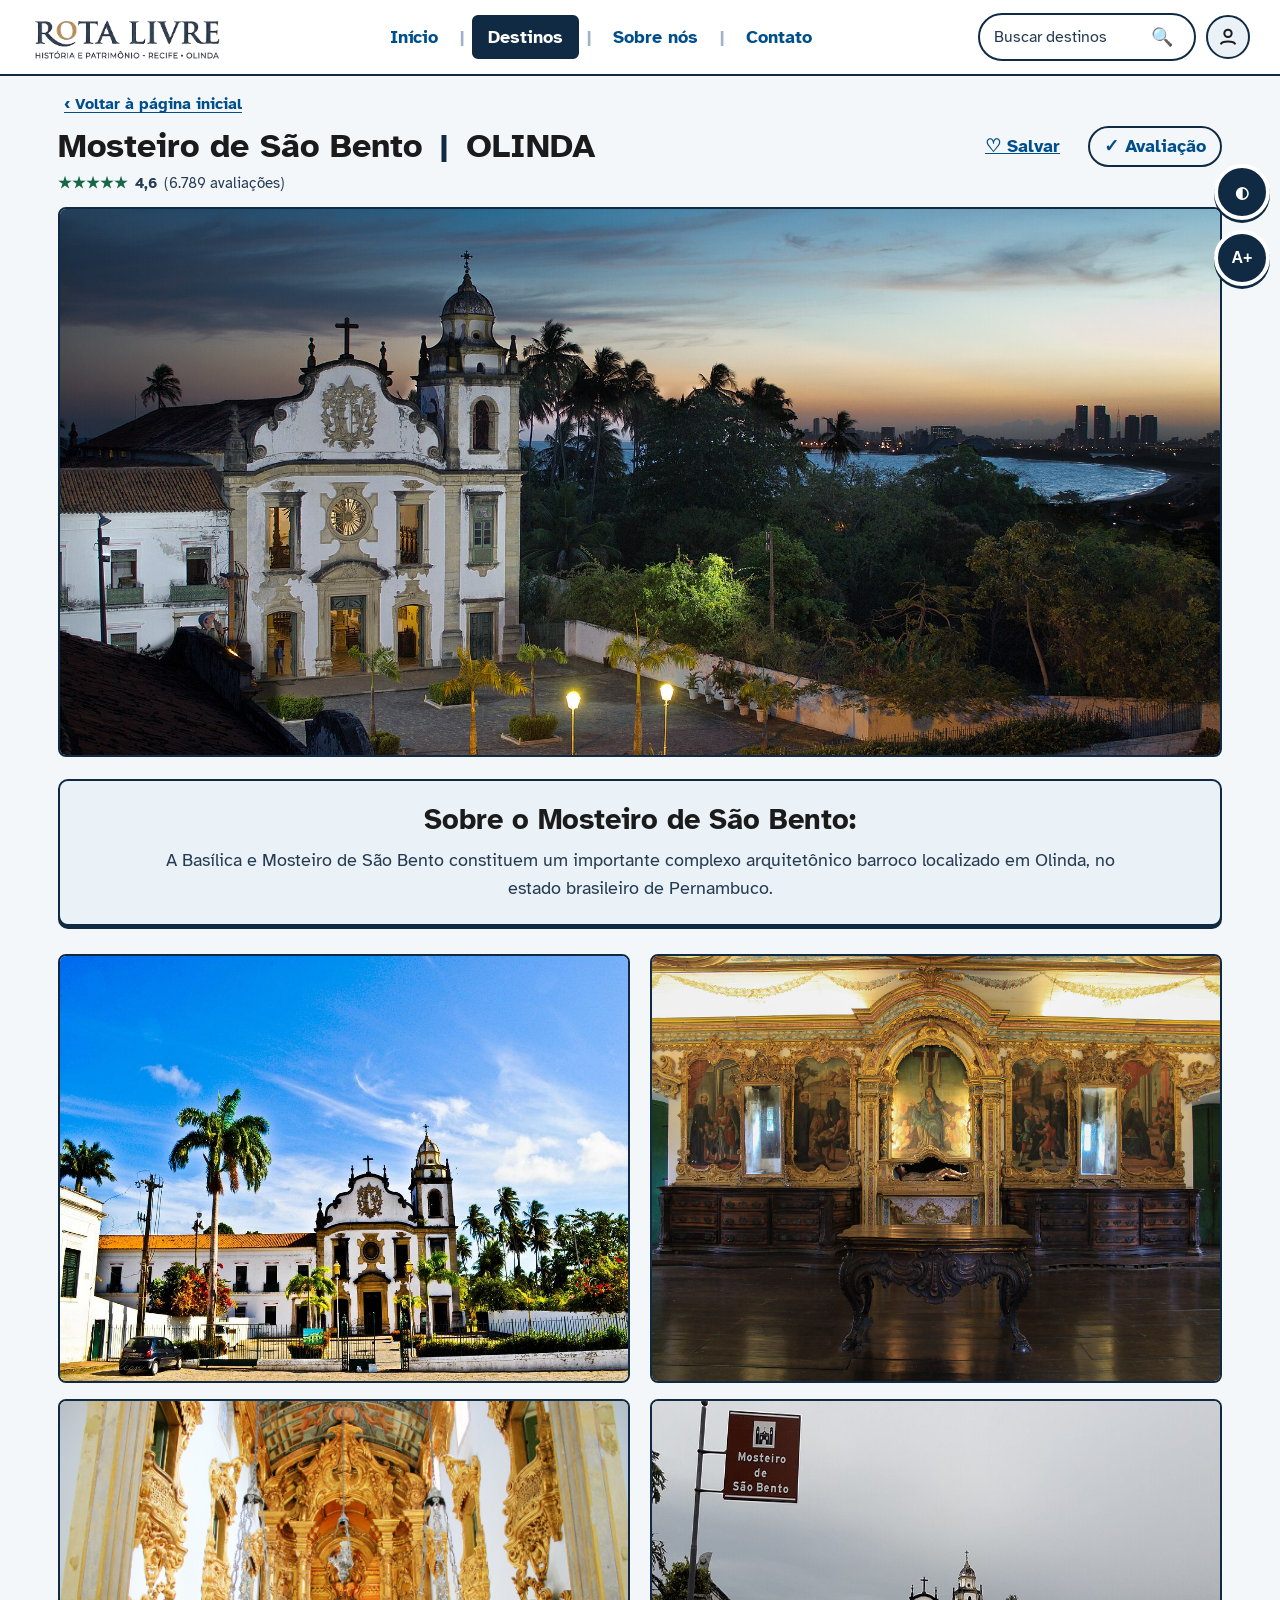
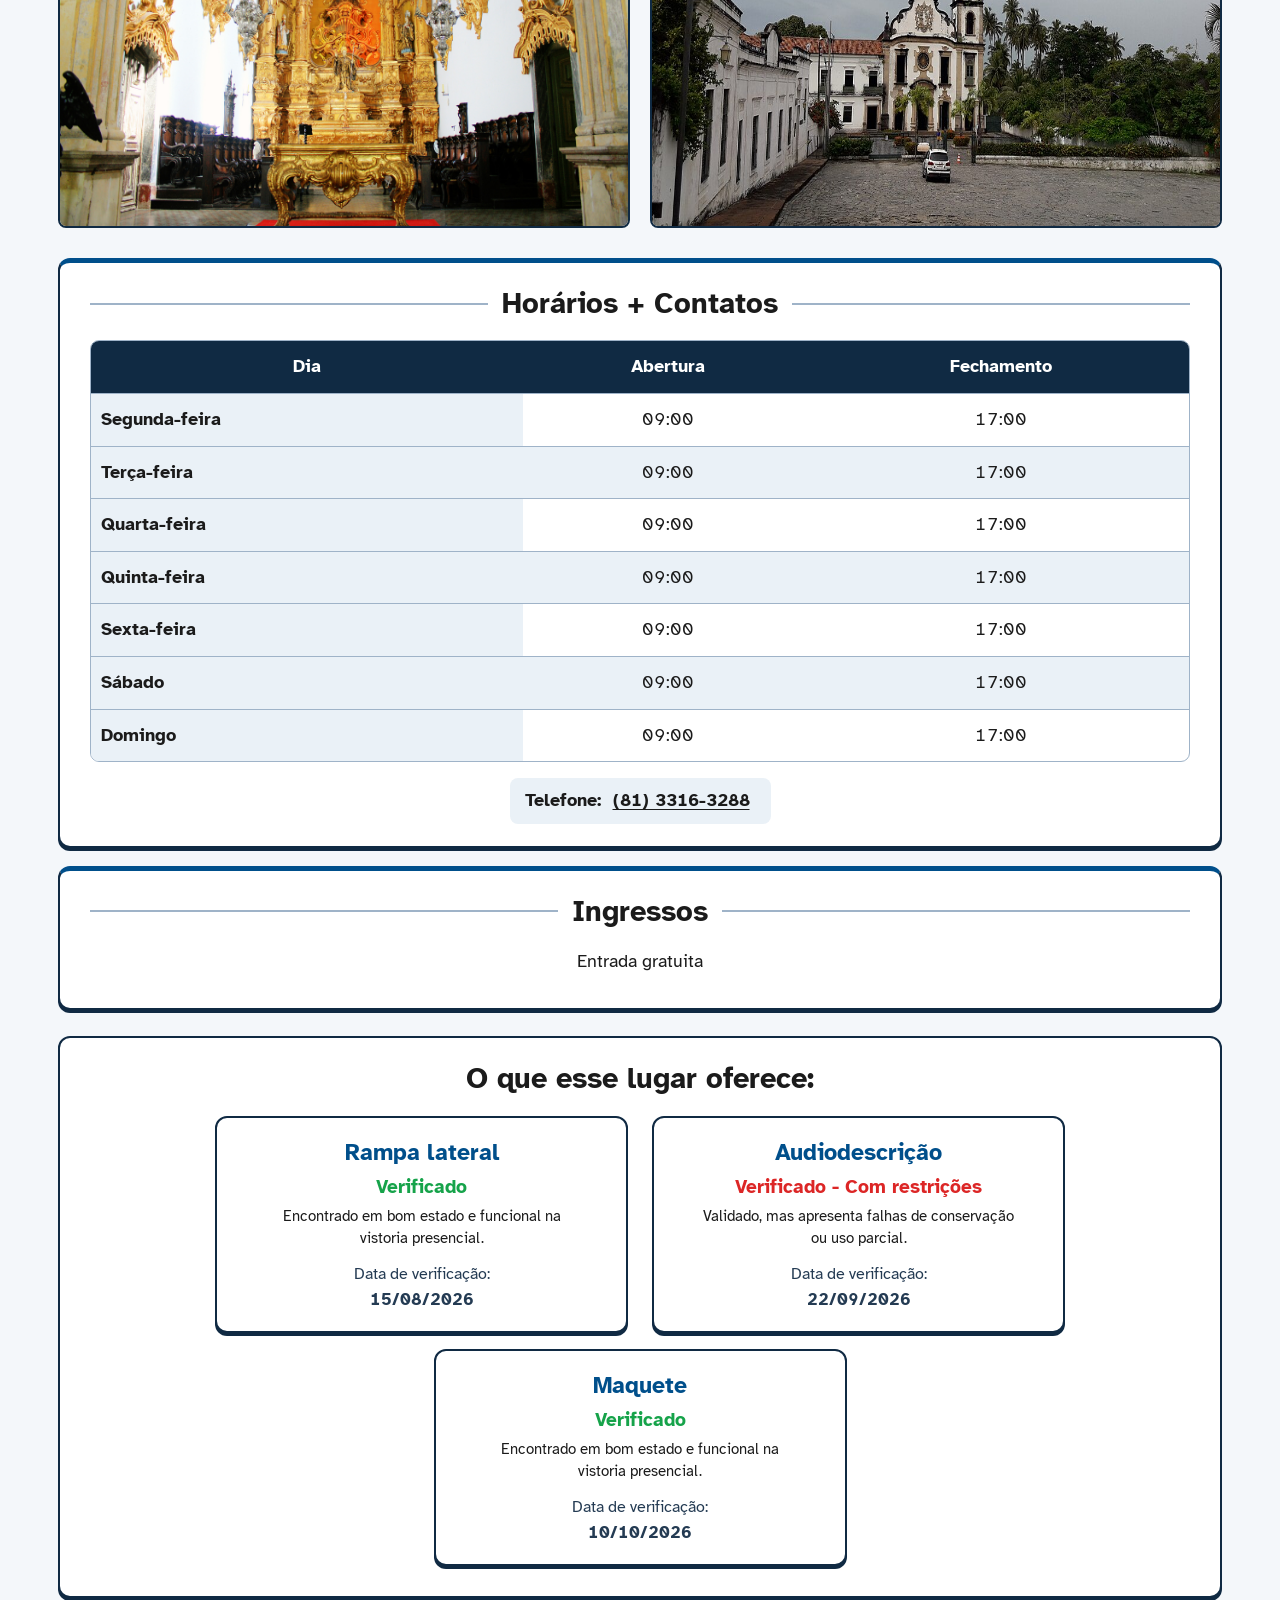
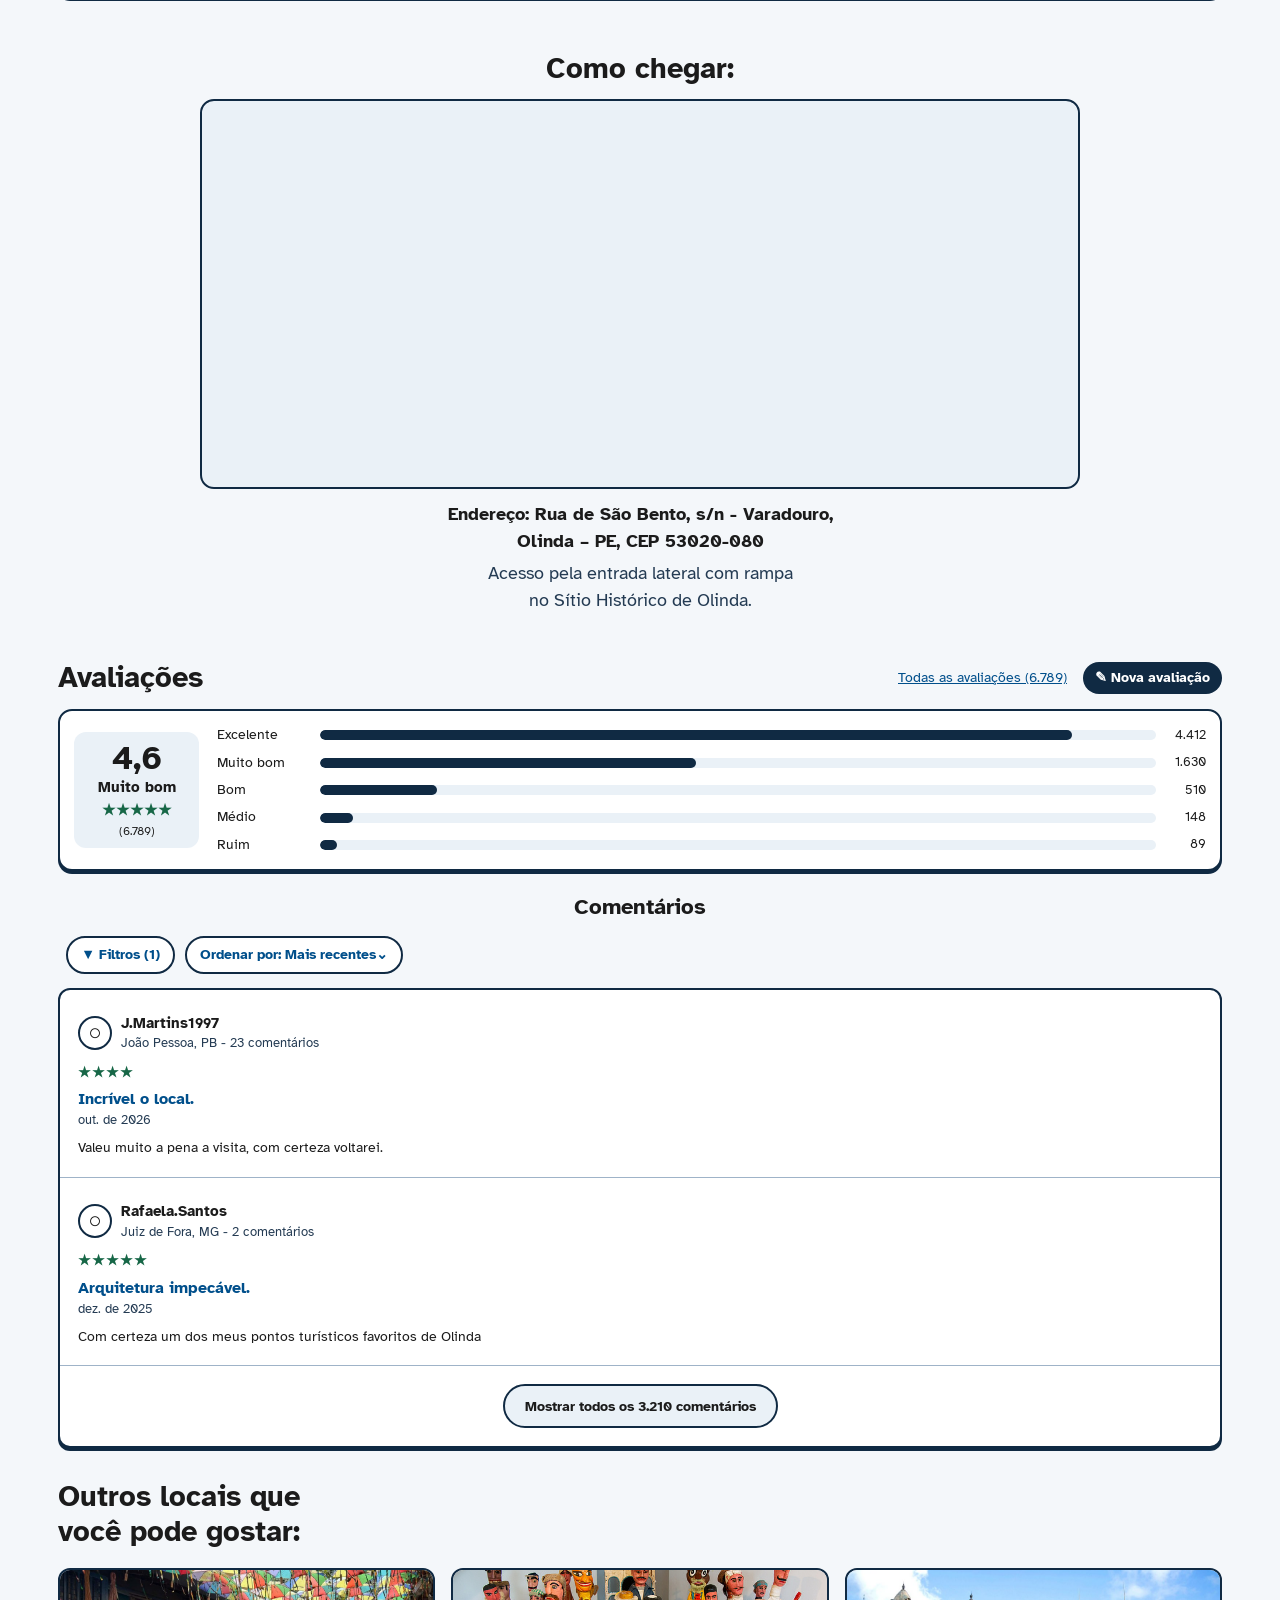
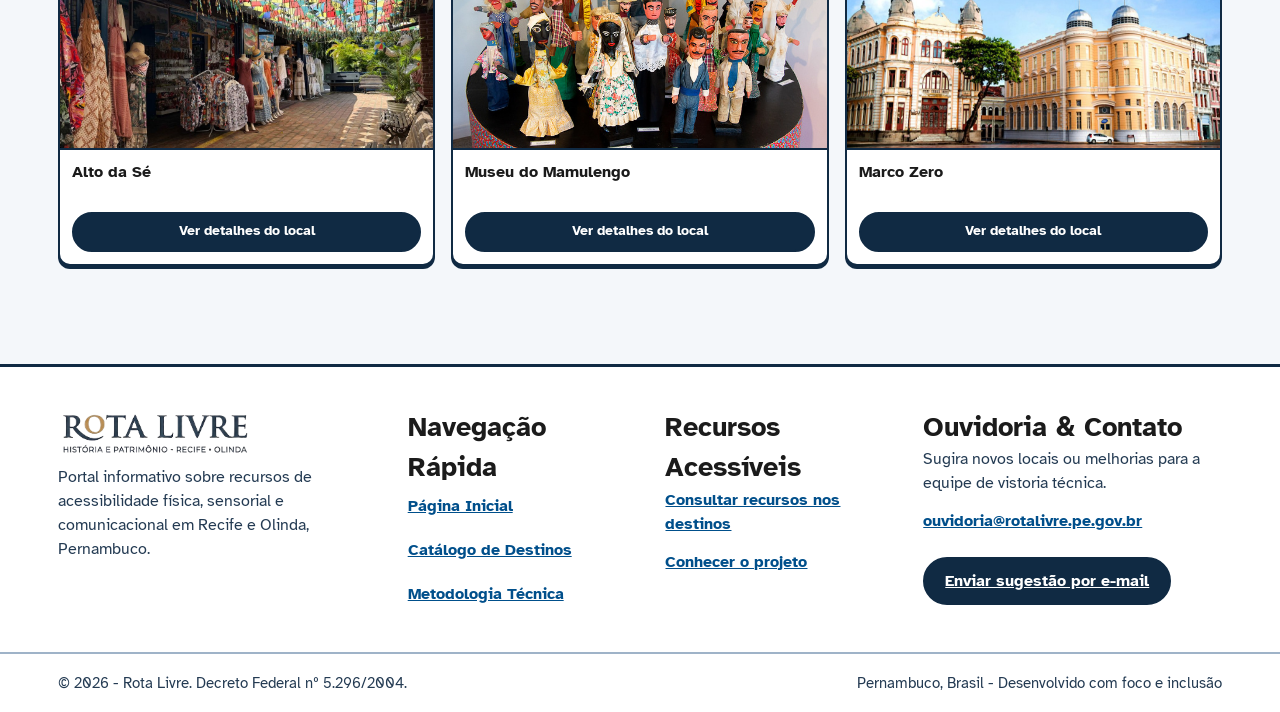
<file: pages/mosteiro-de-sao-bento.html>
<!DOCTYPE html>
<html data-theme="light" lang="pt-BR">

<head>
    <meta charset="utf-8" />
    <meta content="width=device-width, initial-scale=1.0" name="viewport" />
    <meta
        content="Informações de acessibilidade física, sensorial e comunicacional do Mosteiro de São Bento, em Olinda."
        name="description" />
    <title>Mosteiro de São Bento | Rota Livre</title>
    <link href="https://fonts.googleapis.com" rel="preconnect" />
    <link crossorigin="" href="https://fonts.gstatic.com" rel="preconnect" />
    <link
        href="https://fonts.googleapis.com/css2?family=Atkinson+Hyperlegible:ital,wght@0,400;0,700;1,400;1,700&amp;display=swap"
        rel="stylesheet" />
    <link href="../style.css" rel="stylesheet" />
</head>

<body class="pagina-mosteiro-de-sao-bento">
    <a class="pular-conteudo" href="#view-mosteiro-de-sao-bento-principal">
        Pular para o conteúdo principal
    </a>
    <!-- Cabeçalho -->
    <header class="cabecalho">
        <div class="container cabecalho-conteudo">
            <a class="logo" href="../index.html#inicio">
                <img class="logo-icone" src="../imagens/logo/logo.png" alt="Rota Livre — História e patrimônio Recife / Olinda">
            </a>
            <nav aria-label="Menu principal" class="menu-principal">
                <a href="../index.html#inicio">
                    Início
                </a>
                <span aria-hidden="true" class="separador-menu">
                    |
                </span>
                <a aria-current="page" class="ativo" href="../index.html#catalogo">
                    Destinos
                </a>
                <span aria-hidden="true" class="separador-menu">
                    |
                </span>
                <a href="../index.html#sobre">
                    Sobre nós
                </a>
                <span aria-hidden="true" class="separador-menu">
                    |
                </span>
                <a href="#contato">
                    Contato
                </a>
            </nav>
            <div class="acoes-cabecalho">
                <form action="../index.html#catalogo" class="busca-cabecalho" method="get" role="search">
                    <label class="sr-only" for="busca-topo">
                        Buscar no portal
                    </label>
                    <input autocomplete="off" id="busca-topo" name="q" placeholder="Buscar destinos" type="search" />
                    <button aria-label="Executar busca" class="botao-busca" type="submit">
                        <span aria-hidden="true">
                            🔍
                        </span>
                    </button>
                </form>
                <a aria-label="Área do usuário" class="botao-perfil" href="perfil.html">
                    <svg aria-hidden="true" class="icone-perfil" viewBox="0 0 24 24">
                        <circle cx="12" cy="8" r="4"></circle>
                        <path d="M4 20c2-4 14-4 16 0"></path>
                    </svg>
                </a>
            </div>
        </div>
        <div aria-label="Controles de acessibilidade nas páginas de destino" class="acessibilidade-fixa" role="group">
            <button aria-label="Ativar alto contraste" aria-pressed="false" id="btn-header-contrast"
                title="Alternar alto contraste" type="button">◐</button>
            <button aria-label="Aumentar tamanho do texto" aria-pressed="false" id="btn-header-font"
                title="Aumentar tamanho do texto" type="button">A+</button>
        </div>
    </header>
    <main class="container mz-main" data-pagina="mosteiro-de-sao-bento" id="view-mosteiro-de-sao-bento-principal"
        tabindex="-1">
        <a class="mz-voltar" href="../index.html#catalogo">‹ Voltar à página inicial</a>
        <section aria-labelledby="view-mosteiro-de-sao-bento-titulo-mosteiro-de-sao-bento" class="mz-cabecalho-local">
            <div class="mz-titulo-linha">
                <h1 id="view-mosteiro-de-sao-bento-titulo-mosteiro-de-sao-bento">Mosteiro de São Bento <span>|</span>
                    OLINDA</h1>
                <div class="mz-acoes-titulo">
                    <a class="mz-link-salvar" href="perfil.html">♡ Salvar</a>
                    <a class="mz-botao-avaliacao" href="perfil.html">✓ Avaliação</a>
                </div>
            </div>
            <div aria-label="Nota 4,6 de 5, com 6.789 avaliações" class="mz-nota-resumo">
                <div aria-label="5 de 5 estrelas" class="mz-estrelas"><span aria-hidden="true">★★★★★</span></div>
                <strong>4,6</strong>
                <span>(6.789 avaliações)</span>
            </div>
        </section>

        <img class="mz-imagem mz-imagem-principal" src="../imagens/mosteiro-de-sao-bento/mosteiro-sao-bento.jpg"
            alt="Fachada branca de estilo barroco e torre sineira iluminadas ao entardecer, com pátio de pedra e postes acesos em primeiro plano. Ao fundo, vegetação, a curva do litoral e prédios no horizonte sob céu em tons de azul e laranja.">

        <section aria-labelledby="view-mosteiro-de-sao-bento-titulo-sobre-mosteiro-de-sao-bento" class="mz-sobre">
            <h2 id="view-mosteiro-de-sao-bento-titulo-sobre-mosteiro-de-sao-bento">Sobre o Mosteiro de São Bento:</h2>
            <p>A Basílica e Mosteiro de São Bento constituem um importante complexo arquitetônico barroco localizado em
                Olinda, no estado brasileiro de Pernambuco.</p>
        </section>

        <section aria-label="Galeria de fotografias do Mosteiro de São Bento" class="mz-galeria">
            <img class="mz-imagem mz-imagem-galeria"
                src="../imagens/mosteiro-de-sao-bento/igreja-e-mosteiro-de-sao-bento.jpg"
                alt="Fachada branca com frontão recortado, óculo central e uma torre lateral sob céu azul intenso com poucas nuvens. À esquerda, a ala lateral de telhado de barro e uma palmeira alta; em frente, gradeado, pequenos jardins e um carro estacionado."
                loading="lazy">
            <img class="mz-imagem mz-imagem-galeria" src="../imagens/mosteiro-de-sao-bento/mosteiro-sao-bento1.jpg"
                alt="Salão interno com piso de madeira escura e uma mesa entalhada no centro. Ao fundo, painel em talha dourada com pintura religiosa central, imagens laterais em molduras douradas, espelhos e cômodas de madeira escura nas laterais."
                loading="lazy">
            <img class="mz-imagem mz-imagem-galeria" src="../imagens/mosteiro-de-sao-bento/mosteiro-sao-bento2.jpg"
                alt="Interior da igreja voltado para o altar-mor em talha dourada ricamente trabalhada, com mesa dourada em primeiro plano, bancos de madeira nas laterais, tribunas douradas no alto, forro pintado e três lustres pendentes prateados."
                loading="lazy">
            <img class="mz-imagem mz-imagem-galeria"
                src="../imagens/mosteiro-de-sao-bento/Mosteiro_São_Bento_-_Olinda_Pernambuco.jpg"
                alt="Via e pátio de pedra em frente ao conjunto arquitetônico branco com telhado de barro e torre lateral sob céu nublado, com um carro branco estacionado ao centro e placa turística marrom com ícone de igreja e o texto Mosteiro de São Bento no canto superior esquerdo."
                loading="lazy">
        </section>

        <section aria-label="Horários, contatos e ingressos" class="mz-informacoes-rapidas">

            <!-- HORÁRIOS E CONTATOS -->
            <div class="mz-bloco-linha">

                <h2>Horários + Contatos</h2>

                <div class="mz-tabela-wrapper">
                    <table class="mz-tabela-horarios">

                        <caption class="sr-only">
                            Horários de funcionamento do ponto turístico
                        </caption>

                        <thead>
                            <tr>
                                <th scope="col">Dia</th>
                                <th scope="col">Abertura</th>
                                <th scope="col">Fechamento</th>
                            </tr>
                        </thead>

                        <tbody>
                            <tr>
                                <th scope="row">Segunda-feira</th>
                                <td>09:00</td>
                                <td>17:00</td>
                            </tr>

                            <tr>
                                <th scope="row">Terça-feira</th>
                                <td>09:00</td>
                                <td>17:00</td>

                            </tr>

                            <tr>
                                <th scope="row">Quarta-feira</th>
                                <td>09:00</td>
                                <td>17:00</td>

                            </tr>

                            <tr>
                                <th scope="row">Quinta-feira</th>
                                <td>09:00</td>
                                <td>17:00</td>
                            </tr>

                            <tr>
                                <th scope="row">Sexta-feira</th>
                                <td>09:00</td>
                                <td>17:00</td>
                            </tr>

                            <tr>
                                <th scope="row">Sábado</th>
                                <td>09:00</td>
                                <td>17:00</td>
                            </tr>

                            <tr>
                                <th scope="row">Domingo</th>
                                <td>09:00</td>
                                <td>17:00</td>
                            </tr>
                        </tbody>

                    </table>
                </div>

                <p class="mz-contato">
                    <strong>Telefone:</strong>
                    <a href="tel:+558133163288">(81) 3316-3288</a>
                </p>

            </div>


            <!-- INGRESSOS -->
            <div class="mz-bloco-linha">
                <h2>Ingressos</h2>
                <p>Entrada gratuita</p>
            </div>

        </section>

        <section aria-labelledby="view-mosteiro-de-sao-bento-titulo-recursos" class="mz-recursos">
            <h2 id="view-mosteiro-de-sao-bento-titulo-recursos">O que esse lugar oferece:</h2>
            <div class="mz-recursos-grade">
                <article class="mz-recurso">
                    <h3>Rampa lateral</h3>
                    <p class="verificacao status-verificado">Verificado</p>
                    <p class="verificacao-descricao">Encontrado em bom estado e funcional na vistoria presencial.</p>
                    <p>Data de verificação:</p>
                    <time datetime="2026-08-15">15/08/2026</time>
                </article>
                <article class="mz-recurso">
                    <h3>Audiodescrição</h3>
                    <p class="verificacao status-restricoes">Verificado - Com restrições</p>
                    <p class="verificacao-descricao">Validado, mas apresenta falhas de conservação ou uso parcial.</p>
                    <p>Data de verificação:</p>
                    <time datetime="2026-09-22">22/09/2026</time>
                </article>
                <article class="mz-recurso mz-recurso-central">
                    <h3>Maquete</h3>
                    <p class="verificacao status-verificado">Verificado</p>
                    <p class="verificacao-descricao">Encontrado em bom estado e funcional na vistoria presencial.</p>
                    <p>Data de verificação:</p>
                    <time datetime="2026-10-10">10/10/2026</time>
                </article>
            </div>
        </section>

        <section aria-labelledby="view-mosteiro-de-sao-bento-titulo-como-chegar" class="mz-como-chegar">
            <h2 id="view-mosteiro-de-sao-bento-titulo-como-chegar">Como chegar:</h2>
            <div class="mz-imagem mz-mapa">
                <iframe
                    src="https://www.google.com/maps/embed?pb=!1m18!1m12!1m3!1d3950.7980131229056!2d-34.85469362245338!3d-8.019753092006729!2m3!1f0!2f0!3f0!3m2!1i1024!2i768!4f13.1!3m3!1m2!1s0x7ab22a32f908deb%3A0x10d292bac6bd38c6!2sBas%C3%ADlica%20e%20Mosteiro%20de%20S%C3%A3o%20Bento!5e0!3m2!1sen!2sbr!4v1795530184002!5m2!1sen!2sbr"
                    title="Mapa interativo mostrando a localização do Mosteiro de São Bento, Olinda - PE"
                    allowfullscreen="" loading="lazy" referrerpolicy="strict-origin-when-cross-origin">
                </iframe>
            </div>
            <p class="mz-endereco"><strong>Endereço: Rua de São Bento, s/n - Varadouro,<br />Olinda – PE, CEP
                    53020-080</strong></p>
            <p class="mz-nota-embarque">Acesso pela entrada lateral com rampa<br />no Sítio Histórico de Olinda.</p>
        </section>

        <section aria-labelledby="view-mosteiro-de-sao-bento-titulo-avaliacoes" class="mz-avaliacoes"
            id="view-mosteiro-de-sao-bento-avaliacoes">
            <div class="mz-avaliacoes-topo">
                <h2 id="view-mosteiro-de-sao-bento-titulo-avaliacoes">Avaliações</h2>
                <div class="mz-acoes-avaliacoes">
                    <a href="perfil.html">Todas as avaliações (6.789)</a>
                    <a class="mz-nova-avaliacao" href="perfil.html">✎ Nova avaliação</a>
                </div>
            </div>
            <div class="mz-resumo-avaliacoes">
                <div class="mz-nota-geral">
                    <strong>4,6</strong>
                    <span>Muito bom</span>
                    <div aria-label="5 de 5 estrelas" class="mz-estrelas"><span aria-hidden="true">★★★★★</span></div>
                    <small>(6.789)</small>
                </div>
                <div aria-label="Distribuição das avaliações" class="mz-barras-notas">
                    <div class="mz-barra-nota"><span>Excelente</span>
                        <div><i style="width:90%"></i></div><b>4.412</b>
                    </div>
                    <div class="mz-barra-nota"><span>Muito bom</span>
                        <div><i style="width:45%"></i></div><b>1.630</b>
                    </div>
                    <div class="mz-barra-nota"><span>Bom</span>
                        <div><i style="width:14%"></i></div><b>510</b>
                    </div>
                    <div class="mz-barra-nota"><span>Médio</span>
                        <div><i style="width:4%"></i></div><b>148</b>
                    </div>
                    <div class="mz-barra-nota"><span>Ruim</span>
                        <div><i style="width:2%"></i></div><b>89</b>
                    </div>
                </div>
            </div>
            <h3 class="mz-titulo-comentarios" id="view-mosteiro-de-sao-bento-comentarios">Comentários</h3>
            <div class="mz-ferramentas-comentarios">
                <button class="mz-filtro" type="button">▼ Filtros (1)</button>
                <button class="mz-ordenar" type="button">Ordenar por: Mais recentes⌄</button>
            </div>
            <div class="mz-lista-comentarios">
                <article class="mz-comentario">
                    <div class="mz-usuario">
                        <span aria-hidden="true" class="mz-avatar">○</span>
                        <div><strong>J.Martins1997</strong><small>João Pessoa, PB - 23 comentários</small></div>
                    </div>
                    <div aria-label="4 de 5 estrelas" class="mz-estrelas"><span aria-hidden="true">★★★★</span></div>
                    <h4>Incrível o local.</h4>
                    <time datetime="2026-10">out. de 2026</time>
                    <p>Valeu muito a pena a visita, com certeza voltarei.</p>
                </article>
                <article class="mz-comentario">
                    <div class="mz-usuario">
                        <span aria-hidden="true" class="mz-avatar">○</span>
                        <div><strong>Rafaela.Santos</strong><small>Juiz de Fora, MG - 2 comentários</small></div>
                    </div>
                    <div aria-label="5 de 5 estrelas" class="mz-estrelas"><span aria-hidden="true">★★★★★</span></div>
                    <h4>Arquitetura impecável.</h4>
                    <time datetime="2025-12">dez. de 2025</time>
                    <p>Com certeza um dos meus pontos turísticos favoritos de Olinda</p>
                </article>
                <div class="mz-todos-comentarios">
                    <a href="#view-mosteiro-de-sao-bento-comentarios">Mostrar todos os 3.210 comentários</a>
                </div>
            </div>
        </section>

        <section aria-labelledby="view-mosteiro-de-sao-bento-titulo-recomendacoes" class="mz-recomendacoes">
            <h2 id="view-mosteiro-de-sao-bento-titulo-recomendacoes">Outros locais que<br />você pode gostar:</h2>
            <div class="mz-recomendacoes-grade">
                <article class="mz-local-card">
                    <div class="mz-imagem mz-imagem-recomendacao">
                        <img alt="Corredor de lojas de artesanato no Alto da Sé." decoding="async" loading="lazy"
                            src="../imagens/alto-da-se/alto-da-se3.jpg" />
                    </div>
                    <div class="mz-local-conteudo">
                        <h3>Alto da Sé</h3>
                        <a href="alto-da-se.html">Ver detalhes do local</a>
                    </div>
                </article>
                <article class="mz-local-card">
                    <div class="mz-imagem mz-imagem-recomendacao">
                        <img alt="Bonecos do Museu do Mamulengo" decoding="async" loading="lazy"
                            src="../imagens/museu-do-mamulengo/museu-do-mamulengo2.jpg" />
                    </div>
                    <div class="mz-local-conteudo">
                        <h3>Museu do Mamulengo</h3>
                        <a href="museu-do-mamulengo.html">Ver detalhes do local</a>
                    </div>
                </article>
                <article class="mz-local-card">
                    <div class="mz-imagem mz-imagem-recomendacao">
                        <img alt="Praça do Marco Zero" decoding="async" loading="lazy"
                            src="../imagens/marco-zero/marco-zero.jpg" />
                    </div>
                    <div class="mz-local-conteudo">
                        <h3>Marco Zero</h3>
                        <a href="marco-zero.html">Ver detalhes do local</a>
                    </div>
                </article>
            </div>
        </section>
    </main>

    <!-- Rodapé -->
    <footer class="rodape" id="contato">
        <div class="container colunas-rodape">
            <div class="coluna-rodape">
                <a class="logo logo-rodape" href="../index.html#inicio">
                    <img class="logo-icone" src="../imagens/logo/logo.png" alt="Rota Livre — História e patrimônio Recife e Olinda">
                </a>
                <p>
                    Portal informativo sobre recursos de acessibilidade física, sensorial e comunicacional em Recife e
                    Olinda, Pernambuco.
                </p>
            </div>
            <div class="coluna-rodape">
                <h2>
                    Navegação Rápida
                </h2>
                <nav aria-label="Navegação do rodapé">
                    <ul>
                        <li>
                            <a href="../index.html#inicio">
                                Página Inicial
                            </a>
                        </li>
                        <li>
                            <a href="../index.html#catalogo">
                                Catálogo de Destinos
                            </a>
                        </li>
                        <li>
                            <a href="../index.html#sobre">
                                Metodologia Técnica
                            </a>
                        </li>
                    </ul>
                </nav>
            </div>
            <div class="coluna-rodape">
                <h2>
                    Recursos Acessíveis
                </h2>
                <nav aria-label="Recursos do projeto">
                    <ul>
                        <li>
                            <a href="../index.html#catalogo">
                                Consultar recursos nos destinos
                            </a>
                        </li>
                        <li>
                            <a href="../index.html#sobre">
                                Conhecer o projeto
                            </a>
                        </li>
                    </ul>
                </nav>
            </div>
            <div class="coluna-rodape">
                <h2>
                    Ouvidoria &amp; Contato
                </h2>
                <p>
                    Sugira novos locais ou melhorias para a equipe de vistoria técnica.
                </p>
                <p>
                    <a href="mailto:ouvidoria@rotalivre.pe.gov.br">
                        ouvidoria@rotalivre.pe.gov.br
                    </a>
                </p>
                <a class="botao-ouvidoria" href="mailto:ouvidoria@rotalivre.pe.gov.br">
                    Enviar sugestão por e-mail
                </a>
            </div>
        </div>
        <div class="rodape-inferior">
            <div class="container rodape-inferior-conteudo">
                <span>
                    © 2026 - Rota Livre. Decreto Federal nº 5.296/2004.
                </span>
                <span>
                    Pernambuco, Brasil - Desenvolvido com foco e inclusão
                </span>
            </div>
        </div>
    </footer>
    <script defer src="../script.js"></script>
</body>

</html>
</file>
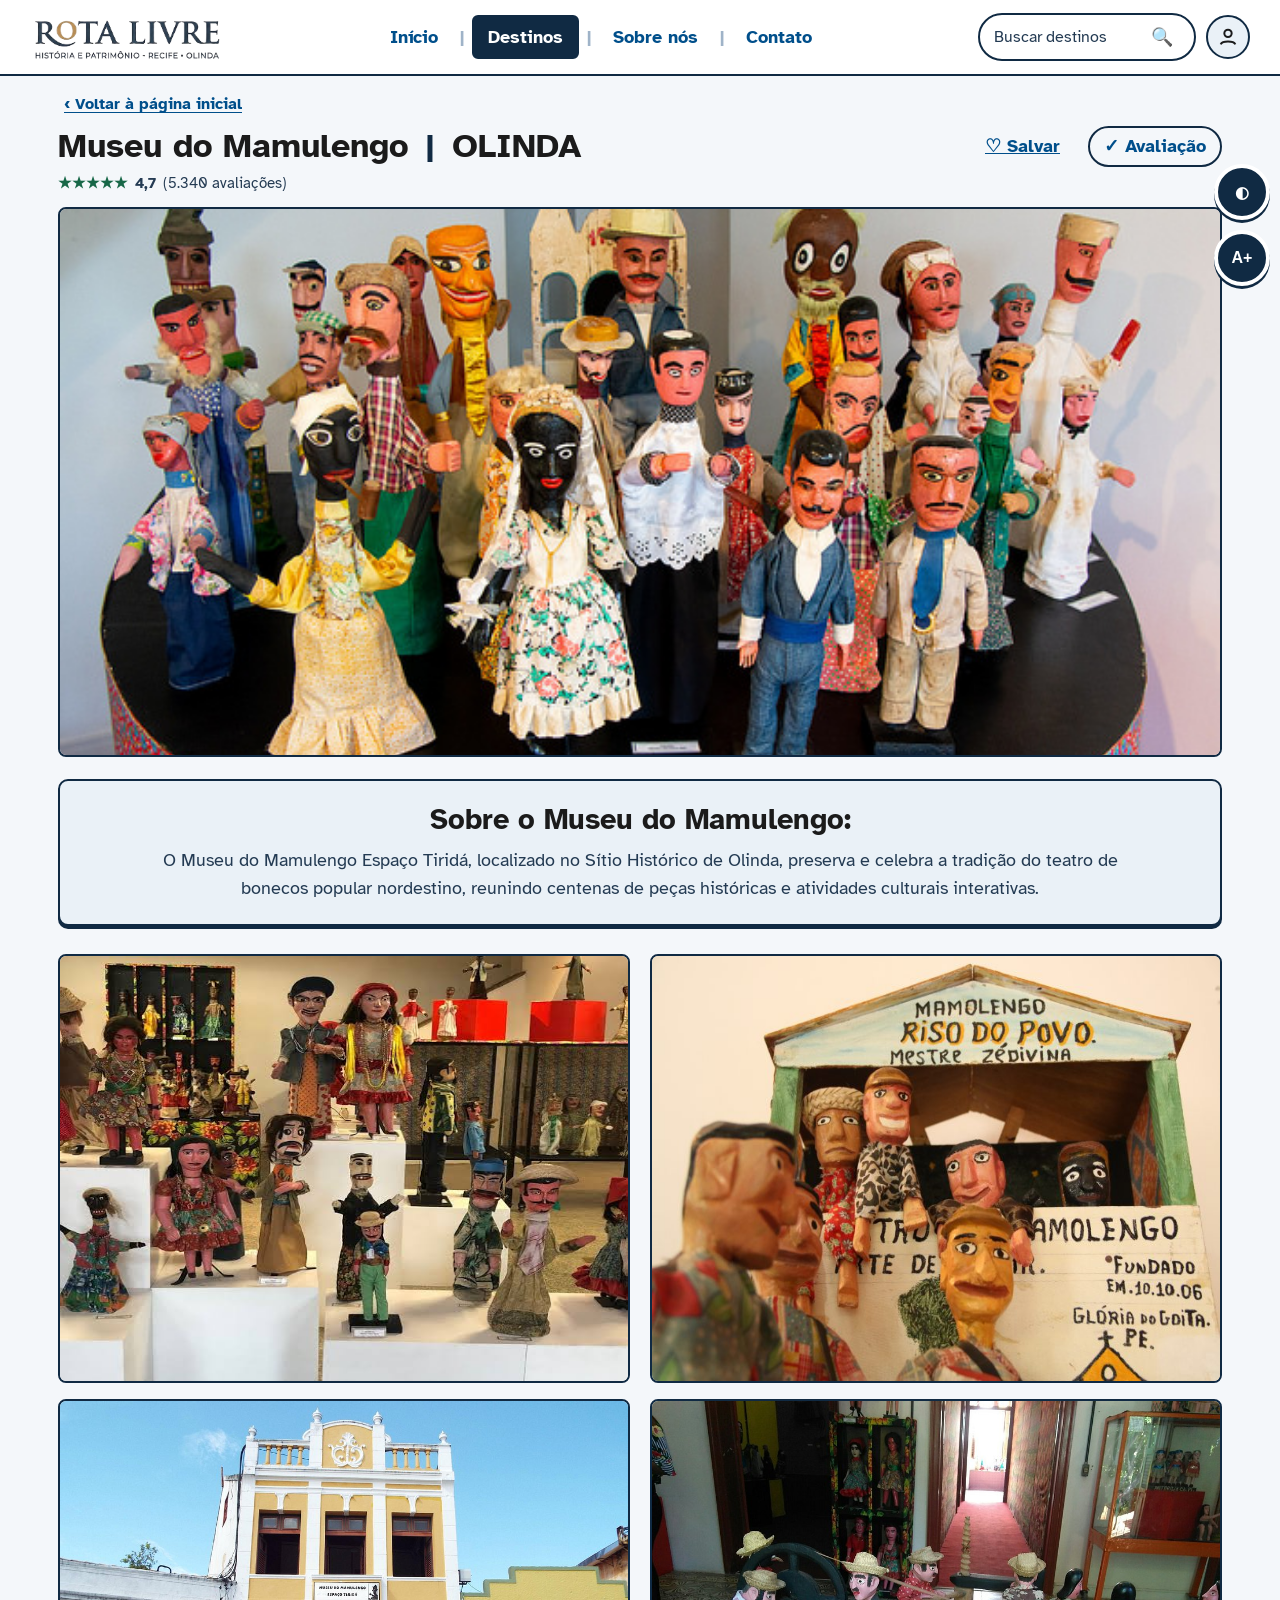
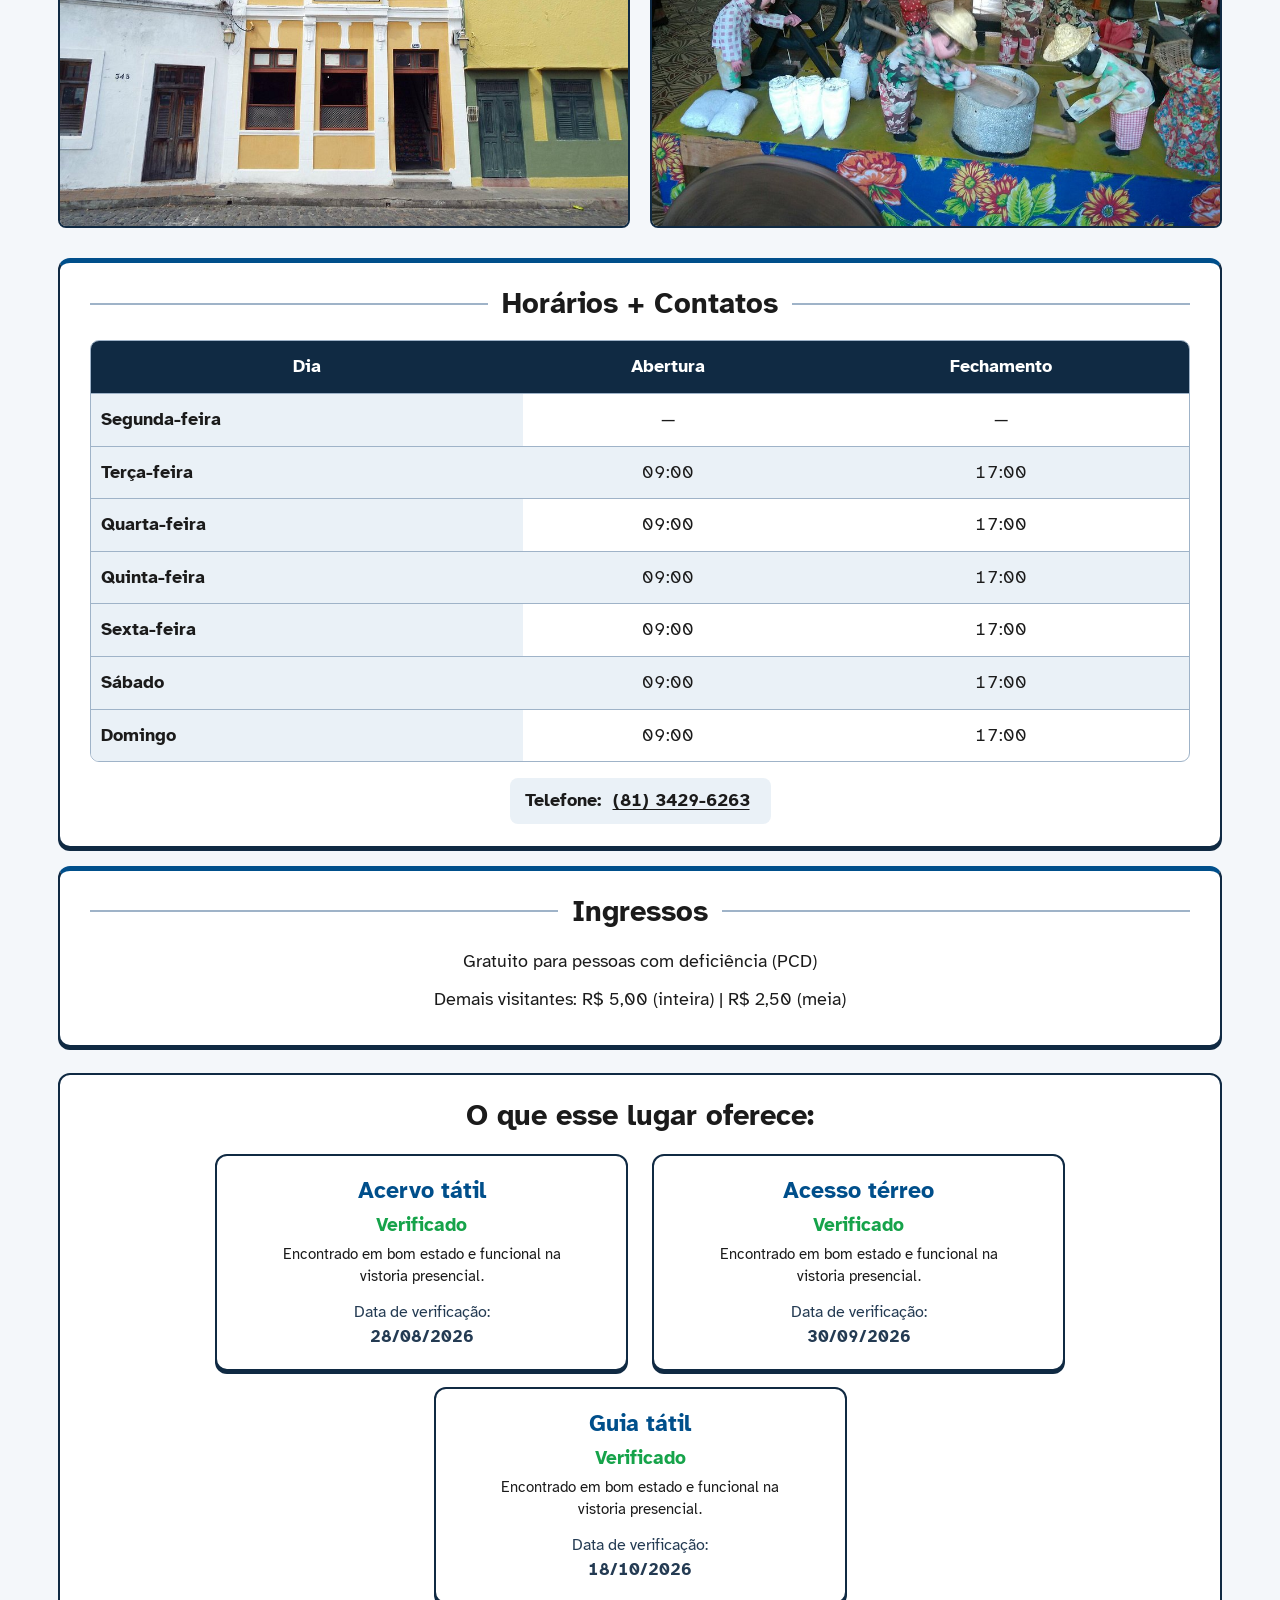
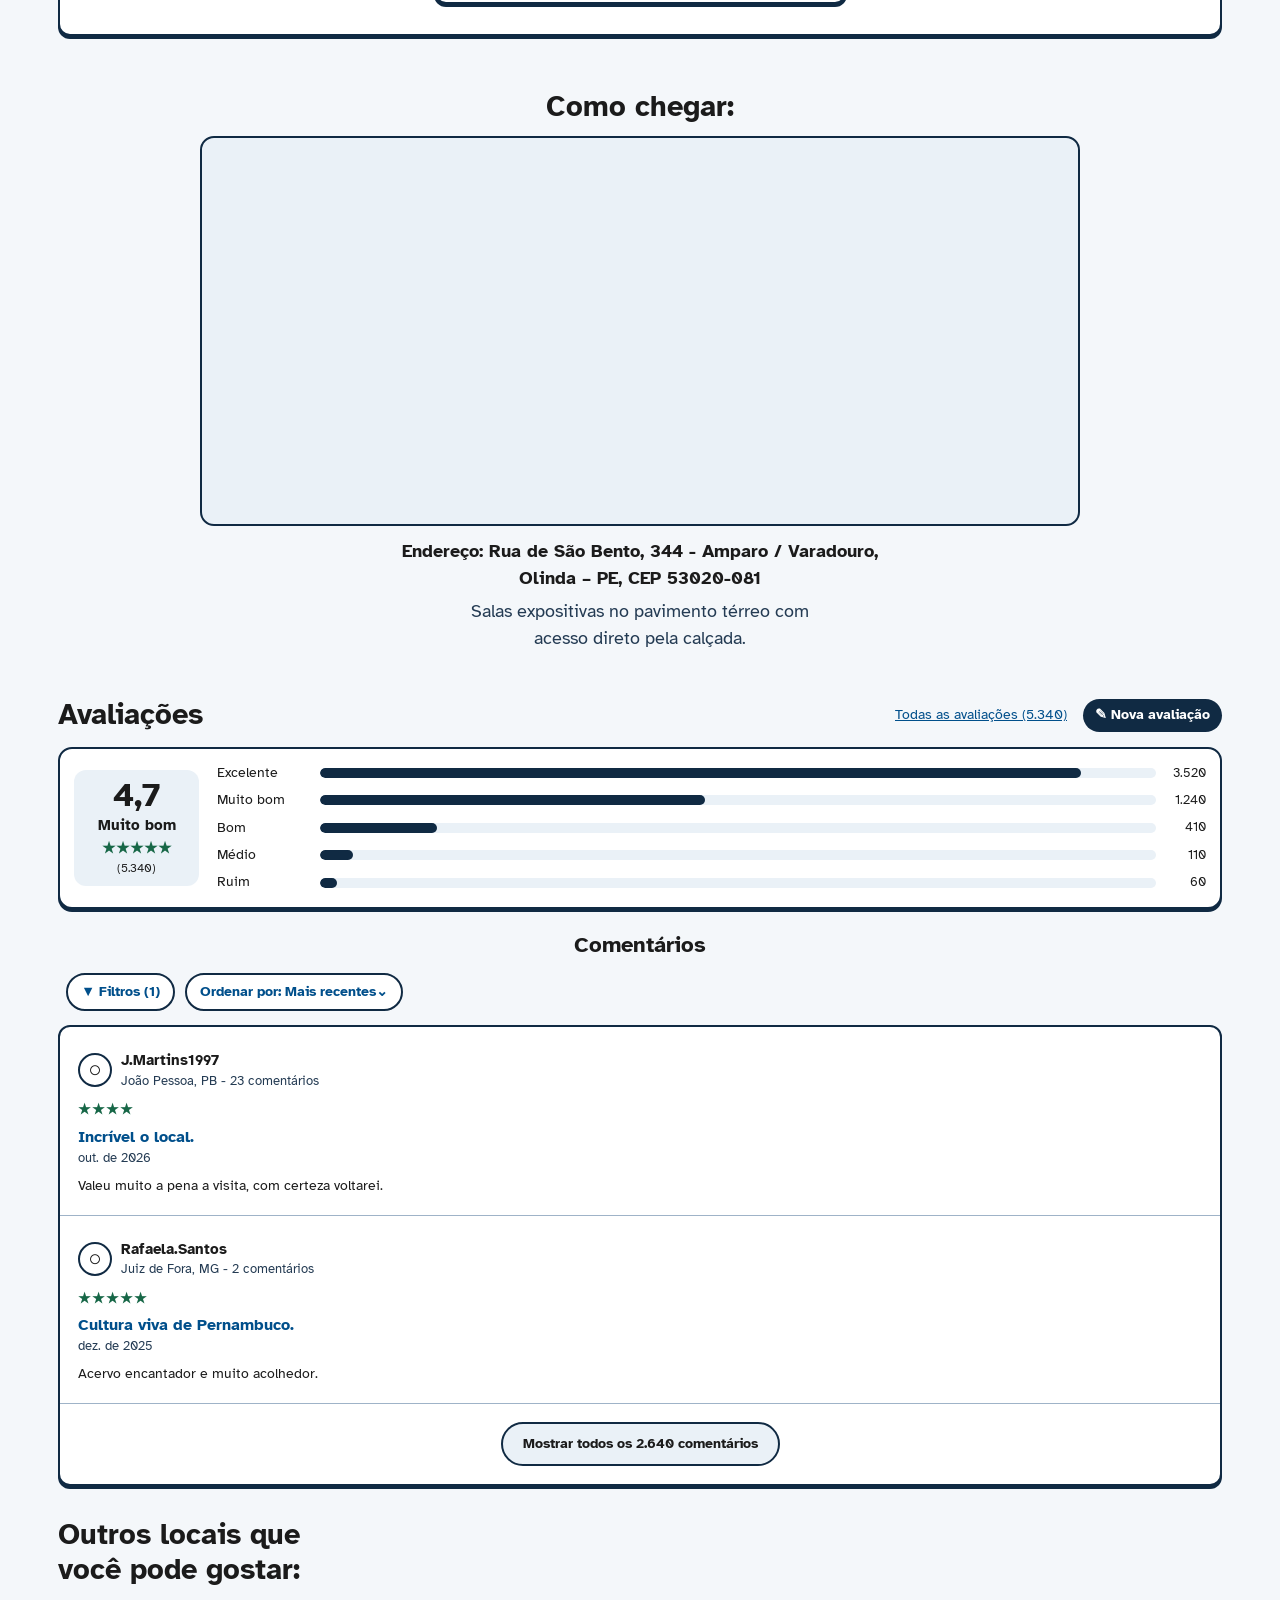
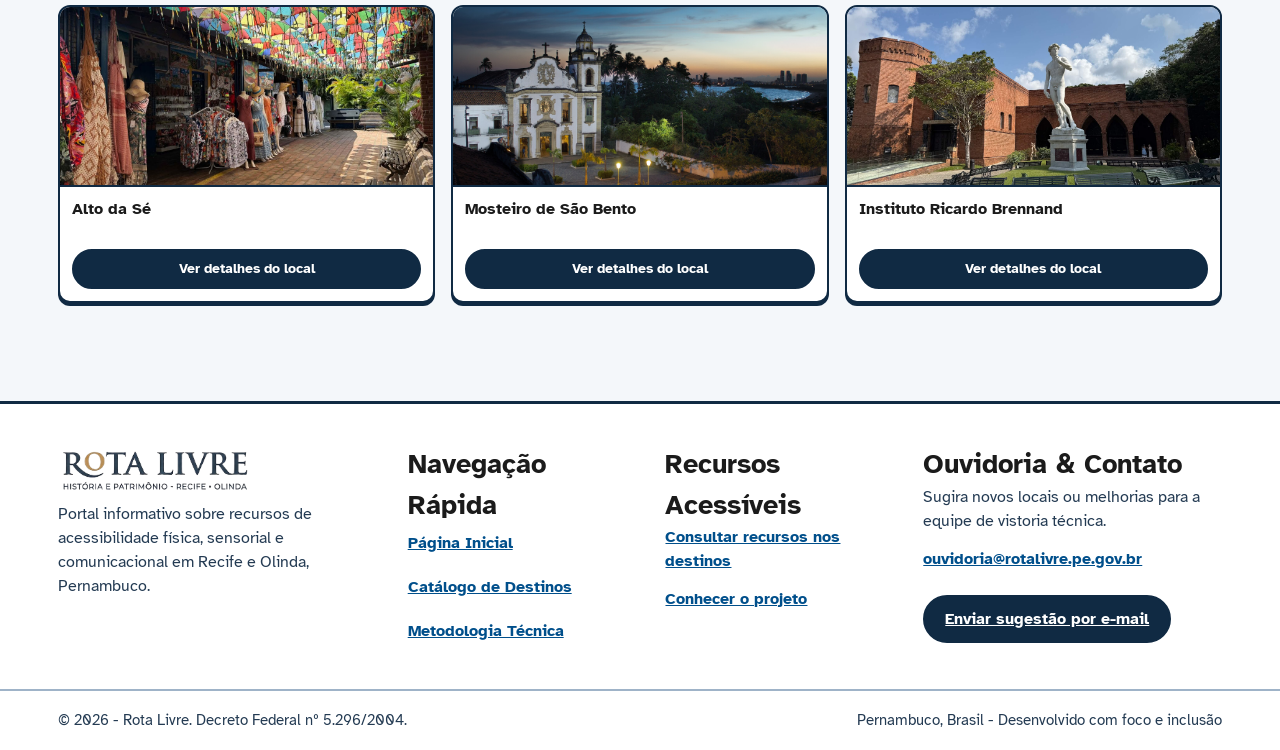
<file: pages/museu-do-mamulengo.html>
<!DOCTYPE html>
<html data-theme="light" lang="pt-BR">

<head>
    <meta charset="utf-8" />
    <meta content="width=device-width, initial-scale=1.0" name="viewport" />
    <meta content="Informações de acessibilidade física, sensorial e comunicacional do Museu do Mamulengo, em Olinda."
        name="description" />
    <title>Museu do Mamulengo | Rota Livre</title>
    <link href="https://fonts.googleapis.com" rel="preconnect" />
    <link crossorigin="" href="https://fonts.gstatic.com" rel="preconnect" />
    <link
        href="https://fonts.googleapis.com/css2?family=Atkinson+Hyperlegible:ital,wght@0,400;0,700;1,400;1,700&amp;display=swap"
        rel="stylesheet" />
    <link href="../style.css" rel="stylesheet" />
</head>

<body class="pagina-museu-do-mamulengo">
    <a class="pular-conteudo" href="#view-museu-do-mamulengo-principal">
        Pular para o conteúdo principal
    </a>
    <!-- Cabeçalho -->
    <header class="cabecalho">
        <div class="container cabecalho-conteudo">
            <a class="logo" href="../index.html#inicio">
                <img class="logo-icone" src="../imagens/logo/logo.png" alt="Rota Livre — História e patrimônio Recife / Olinda">
            </a>
            <nav aria-label="Menu principal" class="menu-principal">
                <a href="../index.html#inicio">
                    Início
                </a>
                <span aria-hidden="true" class="separador-menu">
                    |
                </span>
                <a aria-current="page" class="ativo" href="../index.html#catalogo">
                    Destinos
                </a>
                <span aria-hidden="true" class="separador-menu">
                    |
                </span>
                <a href="../index.html#sobre">
                    Sobre nós
                </a>
                <span aria-hidden="true" class="separador-menu">
                    |
                </span>
                <a href="#contato">
                    Contato
                </a>
            </nav>
            <div class="acoes-cabecalho">
                <form action="../index.html#catalogo" class="busca-cabecalho" method="get" role="search">
                    <label class="sr-only" for="busca-topo">
                        Buscar no portal
                    </label>
                    <input autocomplete="off" id="busca-topo" name="q" placeholder="Buscar destinos" type="search" />
                    <button aria-label="Executar busca" class="botao-busca" type="submit">
                        <span aria-hidden="true">
                            🔍
                        </span>
                    </button>
                </form>
                <a aria-label="Área do usuário" class="botao-perfil" href="perfil.html">
                    <svg aria-hidden="true" class="icone-perfil" viewBox="0 0 24 24">
                        <circle cx="12" cy="8" r="4"></circle>
                        <path d="M4 20c2-4 14-4 16 0"></path>
                    </svg>
                </a>
            </div>
        </div>
        <div aria-label="Controles de acessibilidade nas páginas de destino" class="acessibilidade-fixa" role="group">
            <button aria-label="Ativar alto contraste" aria-pressed="false" id="btn-header-contrast"
                title="Alternar alto contraste" type="button">◐</button>
            <button aria-label="Aumentar tamanho do texto" aria-pressed="false" id="btn-header-font"
                title="Aumentar tamanho do texto" type="button">A+</button>
        </div>
    </header>
    <main class="container mz-main" data-pagina="museu-do-mamulengo" id="view-museu-do-mamulengo-principal"
        tabindex="-1">
        <a class="mz-voltar" href="../index.html#catalogo">‹ Voltar à página inicial</a>
        <section aria-labelledby="view-museu-do-mamulengo-titulo-museu" class="mz-cabecalho-local">
            <div class="mz-titulo-linha">
                <h1 id="view-museu-do-mamulengo-titulo-museu">Museu do Mamulengo <span>|</span> OLINDA</h1>
                <div class="mz-acoes-titulo">
                    <a class="mz-link-salvar" href="perfil.html">♡ Salvar</a>
                    <a class="mz-botao-avaliacao" href="perfil.html">✓ Avaliação</a>
                </div>
            </div>
            <div aria-label="Nota 4,7 de 5, baseada em 5.340 avaliações" class="mz-nota-resumo">
                <div aria-label="5 de 5 estrelas" class="mz-estrelas"><span aria-hidden="true">★★★★★</span></div>
                <strong>4,7</strong>
                <span>(5.340 avaliações)</span>
            </div>
        </section>

        <img class="mz-imagem mz-imagem-principal" src="../imagens/museu-do-mamulengo/museu-do-mamulengo2.jpg"
            alt="Coleção de mamulengos de madeira e pano expostos sobre uma mesa redonda revestida de chita vermelha. Os bonecos coloridos representam figuras populares, como noivos, padres, homens de chapéu e uma pequena igreja ao fundo."
            style="object-position: center 30%">

        <section aria-labelledby="view-museu-do-mamulengo-titulo-sobre-museu" class="mz-sobre">
            <h2 id="view-museu-do-mamulengo-titulo-sobre-museu">Sobre o Museu do Mamulengo:</h2>
            <p>O Museu do Mamulengo Espaço Tiridá, localizado no Sítio Histórico de Olinda, preserva e celebra a
                tradição do teatro de bonecos popular nordestino, reunindo centenas de peças históricas e atividades
                culturais interativas.</p>
        </section>

        <section aria-label="Galeria de fotografias do Museu do Mamulengo" class="mz-galeria">
            <img class="mz-imagem mz-imagem-galeria" src="../imagens/museu-do-mamulengo/museu-do-mamulengo1.jpg"
                alt="Bonecos mamulengos de madeira e tecidos coloridos expostos sobre pedestais brancos de várias alturas em uma sala do museu, com vitrines e outros bonecos ao fundo."
                loading="lazy">
            <img class="mz-imagem mz-imagem-galeria" src="../imagens/museu-do-mamulengo/museu-do-mamulengo3.jpg"
                alt="Close de uma pequena empanada (palco de madeira) escrita 'Mamolengo Riso do Povo - Mestre Zé Divina - Glória do Goitá, PE', com bonecos de madeira coloridos e expressivos em cena."
                loading="lazy">
            <img class="mz-imagem mz-imagem-galeria" src="../imagens/museu-do-mamulengo/museu-do-mamulengo5.jpg"
                alt="Fachada do Museu do Mamulengo – Espaço Tiridá, em Olinda: um casarão colonial de dois andares amarelo com detalhes brancos, janelas de madeira, placa central e rua calçada de paralelepípedos."
                loading="lazy">
            <img class="mz-imagem mz-imagem-galeria" src="../imagens/museu-do-mamulengo/museu-do-mamulengo4.jpg"
                alt="Instalação sobre uma mesa com saia de chita azul mostrando bonecos mamulengos de chapéu de palha em atividade em uma antiga casa de farinha, operando prensas, engrenagens e sacos brancos."
                loading="lazy">
        </section>
        <!-- HORÁRIOS E CONTATOS -->
        <section aria-label="Horários, contatos e ingressos" class="mz-informacoes-rapidas">
            <div class="mz-bloco-linha">

                <h2>Horários + Contatos</h2>

                <div class="mz-tabela-wrapper">
                    <table class="mz-tabela-horarios">

                        <caption class="sr-only">
                            Horários de funcionamento do ponto turístico
                        </caption>

                        <thead>
                            <tr>
                                <th scope="col">Dia</th>
                                <th scope="col">Abertura</th>
                                <th scope="col">Fechamento</th>
                            </tr>
                        </thead>

                        <tbody>
                            <tr>
                                <th scope="row">Segunda-feira</th>
                                <td>—</td>
                                <td>—</td>
                            </tr>

                            <tr>
                                <th scope="row">Terça-feira</th>
                                <td>09:00</td>
                                <td>17:00</td>
                            </tr>

                            <tr>
                                <th scope="row">Quarta-feira</th>
                                <td>09:00</td>
                                <td>17:00</td>
                            </tr>

                            <tr>
                                <th scope="row">Quinta-feira</th>
                                <td>09:00</td>
                                <td>17:00</td>
                            </tr>

                            <tr>
                                <th scope="row">Sexta-feira</th>
                                <td>09:00</td>
                                <td>17:00</td>
                            </tr>

                            <tr>
                                <th scope="row">Sábado</th>
                                <td>09:00</td>
                                <td>17:00</td>
                            </tr>

                            <tr>
                                <th scope="row">Domingo</th>
                                <td>09:00</td>
                                <td>17:00</td>
                            </tr>
                        </tbody>

                    </table>
                </div>

                <p class="mz-contato">
                    <strong>Telefone:</strong>
                    <a href="tel:+558134296263">(81) 3429-6263</a>
                </p>

            </div>


            <!-- INGRESSOS -->
            <div class="mz-bloco-linha">
                <h2>Ingressos</h2>
                <p>Gratuito para pessoas com deficiência (PCD)</p>
                <p>Demais visitantes: R$ 5,00 (inteira) | R$ 2,50 (meia)</p>
            </div>

        </section>

        <section aria-labelledby="view-museu-do-mamulengo-titulo-recursos" class="mz-recursos">
            <h2 id="view-museu-do-mamulengo-titulo-recursos">O que esse lugar oferece:</h2>
            <div class="mz-recursos-grade">
                <article class="mz-recurso">
                    <h3>Acervo tátil</h3>
                    <p class="verificacao status-verificado">Verificado</p>
                    <p class="verificacao-descricao">Encontrado em bom estado e funcional na vistoria presencial.</p>
                    <p>Data de verificação:</p>
                    <time datetime="2026-08-28">28/08/2026</time>
                </article>
                <article class="mz-recurso">
                    <h3>Acesso térreo</h3>
                    <p class="verificacao status-verificado">Verificado</p>
                    <p class="verificacao-descricao">Encontrado em bom estado e funcional na vistoria presencial.</p>
                    <p>Data de verificação:</p>
                    <time datetime="2026-09-30">30/09/2026</time>
                </article>
                <article class="mz-recurso mz-recurso-central">
                    <h3>Guia tátil</h3>
                    <p class="verificacao status-verificado">Verificado</p>
                    <p class="verificacao-descricao">Encontrado em bom estado e funcional na vistoria presencial.</p>
                    <p>Data de verificação:</p>
                    <time datetime="2026-10-18">18/10/2026</time>
                </article>
            </div>
        </section>

        <section aria-labelledby="view-museu-do-mamulengo-titulo-como-chegar" class="mz-como-chegar">
            <h2 id="view-museu-do-mamulengo-titulo-como-chegar">Como chegar:</h2>
            <div class="mz-imagem mz-mapa">
                <iframe
                    src="https://www.google.com/maps/embed?pb=!1m18!1m12!1m3!1d3950.7975895409254!2d-34.85620532245331!3d-8.019796692006581!2m3!1f0!2f0!3f0!3m2!1i1024!2i768!4f13.1!3m3!1m2!1s0x7ab22a4c353084b%3A0xc9ceac9fc2c4ba8b!2sMuseum%20Mamulengo!5e0!3m2!1sen!2sbr!4v1795530288082!5m2!1sen!2sbr"
                    title="Mapa interativo mostrando a localização do Museu do Mamulengo, Olinda - PE"
                    allowfullscreen="" loading="lazy" referrerpolicy="strict-origin-when-cross-origin">
                </iframe>
            </div>
            <p class="mz-endereco"><strong>Endereço: Rua de São Bento, 344 - Amparo / Varadouro,<br />Olinda – PE, CEP
                    53020-081</strong></p>
            <p class="mz-nota-embarque">Salas expositivas no pavimento térreo com<br />acesso direto pela calçada.</p>
        </section>

        <section aria-labelledby="view-museu-do-mamulengo-titulo-avaliacoes" class="mz-avaliacoes"
            id="view-museu-do-mamulengo-avaliacoes">
            <div class="mz-avaliacoes-topo">
                <h2 id="view-museu-do-mamulengo-titulo-avaliacoes">Avaliações</h2>
                <div class="mz-acoes-avaliacoes">
                    <a href="perfil.html">Todas as avaliações (5.340)</a>
                    <a class="mz-nova-avaliacao" href="perfil.html">✎ Nova avaliação</a>
                </div>
            </div>
            <div class="mz-resumo-avaliacoes">
                <div class="mz-nota-geral">
                    <strong>4,7</strong>
                    <span>Muito bom</span>
                    <div aria-label="5 de 5 estrelas" class="mz-estrelas"><span aria-hidden="true">★★★★★</span></div>
                    <small>(5.340)</small>
                </div>
                <div aria-label="Distribuição das avaliações" class="mz-barras-notas">
                    <div class="mz-barra-nota"><span>Excelente</span>
                        <div><i style="width:91%"></i></div><b>3.520</b>
                    </div>
                    <div class="mz-barra-nota"><span>Muito bom</span>
                        <div><i style="width:46%"></i></div><b>1.240</b>
                    </div>
                    <div class="mz-barra-nota"><span>Bom</span>
                        <div><i style="width:14%"></i></div><b>410</b>
                    </div>
                    <div class="mz-barra-nota"><span>Médio</span>
                        <div><i style="width:4%"></i></div><b>110</b>
                    </div>
                    <div class="mz-barra-nota"><span>Ruim</span>
                        <div><i style="width:2%"></i></div><b>60</b>
                    </div>
                </div>
            </div>
            <h3 class="mz-titulo-comentarios" id="view-museu-do-mamulengo-comentarios">Comentários</h3>
            <div class="mz-ferramentas-comentarios">
                <button class="mz-filtro" type="button">▼ Filtros (1)</button>
                <button class="mz-ordenar" type="button">Ordenar por: Mais recentes⌄</button>
            </div>
            <div class="mz-lista-comentarios">
                <article class="mz-comentario">
                    <div class="mz-usuario">
                        <span aria-hidden="true" class="mz-avatar">○</span>
                        <div><strong>J.Martins1997</strong><small>João Pessoa, PB - 23 comentários</small></div>
                    </div>
                    <div aria-label="4 de 5 estrelas" class="mz-estrelas"><span aria-hidden="true">★★★★</span></div>
                    <h4>Incrível o local.</h4>
                    <time datetime="2026-10">out. de 2026</time>
                    <p>Valeu muito a pena a visita, com certeza voltarei.</p>
                </article>
                <article class="mz-comentario">
                    <div class="mz-usuario">
                        <span aria-hidden="true" class="mz-avatar">○</span>
                        <div><strong>Rafaela.Santos</strong><small>Juiz de Fora, MG - 2 comentários</small></div>
                    </div>
                    <div aria-label="5 de 5 estrelas" class="mz-estrelas"><span aria-hidden="true">★★★★★</span></div>
                    <h4>Cultura viva de Pernambuco.</h4>
                    <time datetime="2025-12">dez. de 2025</time>
                    <p>Acervo encantador e muito acolhedor.</p>
                </article>
                <div class="mz-todos-comentarios">
                    <a href="#view-museu-do-mamulengo-comentarios">Mostrar todos os 2.640 comentários</a>
                </div>
            </div>
        </section>

        <section aria-labelledby="view-museu-do-mamulengo-titulo-recomendacoes" class="mz-recomendacoes">
            <h2 id="view-museu-do-mamulengo-titulo-recomendacoes">Outros locais que<br />você pode gostar:</h2>
            <div class="mz-recomendacoes-grade">
                <article class="mz-local-card">
                    <div class="mz-imagem mz-imagem-recomendacao">
                        <img alt="Corredor de lojas de artesanato no Alto da Sé" decoding="async" loading="lazy"
                            src="../imagens/alto-da-se/alto-da-se3.jpg" />
                    </div>
                    <div class="mz-local-conteudo">
                        <h3>Alto da Sé</h3>
                        <a href="alto-da-se.html">Ver detalhes do local</a>
                    </div>
                </article>
                <article class="mz-local-card">
                    <div class="mz-imagem mz-imagem-recomendacao">
                        <img alt="Fachada do Mosteiro de São Bento" decoding="async" loading="lazy"
                            src="../imagens/mosteiro-de-sao-bento/mosteiro-sao-bento.jpg" />
                    </div>
                    <div class="mz-local-conteudo">
                        <h3>Mosteiro de São Bento</h3>
                        <a href="mosteiro-de-sao-bento.html">Ver detalhes do local</a>
                    </div>
                </article>
                <article class="mz-local-card">
                    <div class="mz-imagem mz-imagem-recomendacao">
                        <img alt="Fachada do Instituto Ricardo Brennand" decoding="async" loading="lazy"
                            src="../imagens/ricardo-brennand/instituto-ricardo-brennand.jpg" />
                    </div>
                    <div class="mz-local-conteudo">
                        <h3>Instituto Ricardo Brennand</h3>
                        <a href="instituto-ricardo-brennand.html">Ver detalhes do local</a>
                    </div>
                </article>
            </div>
        </section>
    </main>

    <!-- Rodapé -->
    <footer class="rodape" id="contato">
        <div class="container colunas-rodape">
            <div class="coluna-rodape">
                <a class="logo logo-rodape" href="../index.html#inicio">
                    <img class="logo-icone" src="../imagens/logo/logo.png" alt="Rota Livre — História e patrimônio Recife e Olinda">
                </a>
                <p>
                    Portal informativo sobre recursos de acessibilidade física, sensorial e comunicacional em Recife e
                    Olinda, Pernambuco.
                </p>
            </div>
            <div class="coluna-rodape">
                <h2>
                    Navegação Rápida
                </h2>
                <nav aria-label="Navegação do rodapé">
                    <ul>
                        <li>
                            <a href="../index.html#inicio">
                                Página Inicial
                            </a>
                        </li>
                        <li>
                            <a href="../index.html#catalogo">
                                Catálogo de Destinos
                            </a>
                        </li>
                        <li>
                            <a href="../index.html#sobre">
                                Metodologia Técnica
                            </a>
                        </li>
                    </ul>
                </nav>
            </div>
            <div class="coluna-rodape">
                <h2>
                    Recursos Acessíveis
                </h2>
                <nav aria-label="Recursos do projeto">
                    <ul>
                        <li>
                            <a href="../index.html#catalogo">
                                Consultar recursos nos destinos
                            </a>
                        </li>
                        <li>
                            <a href="../index.html#sobre">
                                Conhecer o projeto
                            </a>
                        </li>
                    </ul>
                </nav>
            </div>
            <div class="coluna-rodape">
                <h2>
                    Ouvidoria &amp; Contato
                </h2>
                <p>
                    Sugira novos locais ou melhorias para a equipe de vistoria técnica.
                </p>
                <p>
                    <a href="mailto:ouvidoria@rotalivre.pe.gov.br">
                        ouvidoria@rotalivre.pe.gov.br
                    </a>
                </p>
                <a class="botao-ouvidoria" href="mailto:ouvidoria@rotalivre.pe.gov.br">
                    Enviar sugestão por e-mail
                </a>
            </div>
        </div>
        <div class="rodape-inferior">
            <div class="container rodape-inferior-conteudo">
                <span>
                    © 2026 - Rota Livre. Decreto Federal nº 5.296/2004.
                </span>
                <span>
                    Pernambuco, Brasil - Desenvolvido com foco e inclusão
                </span>
            </div>
        </div>
    </footer>
    <script defer src="../script.js"></script>
</body>

</html>
</file>
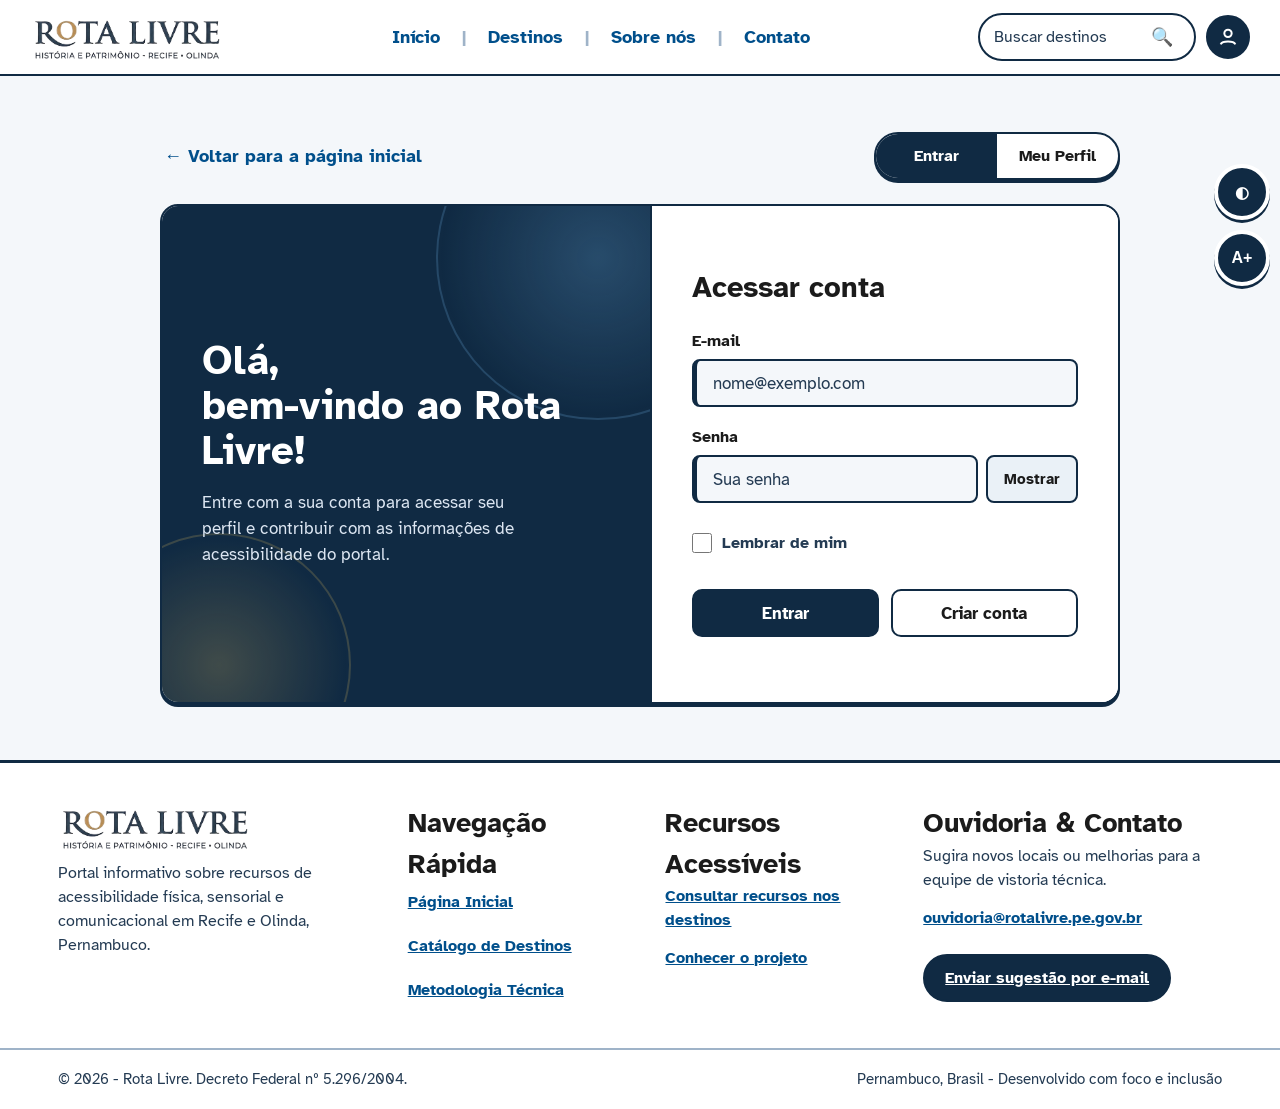
<file: pages/perfil.html>
<!DOCTYPE html>
<html data-theme="light" lang="pt-BR">

<head>
    <meta charset="utf-8" />
    <meta content="width=device-width, initial-scale=1.0" name="viewport" />
    <meta content="Área de acesso, cadastro e perfil do usuário no portal Recife Acessível." name="description" />
    <title>Perfil e Acesso — Rota Livre</title>
    <link href="https://fonts.googleapis.com" rel="preconnect" />
    <link crossorigin="" href="https://fonts.gstatic.com" rel="preconnect" />
    <link
        href="https://fonts.googleapis.com/css2?family=Atkinson+Hyperlegible:ital,wght@0,400;0,700;1,400;1,700&display=swap"
        rel="stylesheet" />
    <link href="../style.css" rel="stylesheet" />

</head>

<body>
    <a class="pular-conteudo" href="#conteudo-principal">
        Pular para o conteúdo principal
    </a>

    <header class="cabecalho">
        <div class="container cabecalho-conteudo">
            <a class="logo" href="../index.html#inicio">
                <img class="logo-icone" src="../imagens/logo/logo.png" alt="Rota Livre — História e patrimônio Recife / Olinda">
            </a>

            <nav aria-label="Menu principal" class="menu-principal">
                <a href="../index.html#inicio">Início</a>
                <span aria-hidden="true" class="separador-menu">|</span>
                <a href="../index.html#catalogo">Destinos</a>
                <span aria-hidden="true" class="separador-menu">|</span>
                <a href="../index.html#sobre">Sobre nós</a>
                <span aria-hidden="true" class="separador-menu">|</span>
                <a href="../index.html#contato">Contato</a>
            </nav>

            <div class="acoes-cabecalho">
                <form action="../index.html#catalogo" class="busca-cabecalho" method="get" role="search">
                    <label class="sr-only" for="busca-topo">Buscar no portal</label>
                    <input autocomplete="off" id="busca-topo" name="q" placeholder="Buscar destinos" type="search" />
                    <button aria-label="Executar busca" class="botao-busca" type="submit">
                        <span aria-hidden="true">🔍</span>
                    </button>
                </form>
                <a aria-current="page" aria-label="Área do usuário" class="botao-perfil ativo" href="perfil.html">
                    <svg aria-hidden="true" class="icone-perfil" viewBox="0 0 24 24">
                        <circle cx="12" cy="8" r="4"></circle>
                        <path d="M4 20c2-4 14-4 16 0"></path>
                    </svg>
                </a>
            </div>
        </div>

        <div aria-label="Controles de acessibilidade da página" class="acessibilidade-fixa" role="group">
            <button aria-label="Ativar alto contraste" aria-pressed="false" id="btn-header-contrast"
                title="Alternar alto contraste" type="button">◐</button>
            <button aria-label="Aumentar tamanho do texto" aria-pressed="false" id="btn-header-font"
                title="Aumentar tamanho do texto" type="button">A+</button>
        </div>
    </header>

    <main class="container main-perfil" id="conteudo-principal" tabindex="-1">
        <div class="topo-pagina-conta">
            <a class="link-voltar" href="../index.html">← Voltar para a página inicial</a>

            <div aria-label="Alternar entre acesso e perfil" class="seletor-modo-conta" role="tablist">
                <button aria-controls="painel-login" aria-selected="true" class="aba-conta" id="aba-login" role="tab"
                    type="button">
                    Entrar
                </button>
                <button aria-controls="painel-perfil" aria-selected="false" class="aba-conta" id="aba-perfil" role="tab"
                    type="button">
                    Meu Perfil
                </button>
            </div>
        </div>

        <section aria-labelledby="aba-login" id="painel-login" role="tabpanel">
            <div class="cartao-login-split">
                <div class="painel-boas-vindas">
                    <!-- <div class="marca-boas-vindas">
                        <span aria-hidden="true" class="logo-icone">☀</span>
                        <span>Rota Livre</span>
                    </div> -->

                    <div class="texto-boas-vindas">
                        <h1>Olá,<br>bem-vindo ao Rota Livre!</h1>
                        <p>Entre com a sua conta para acessar seu perfil e contribuir com as informações de
                            acessibilidade do portal.</p>
                    </div>
                </div>

                <div class="painel-form-login">
                    <h2>Acessar conta</h2>

                    <div aria-live="polite" class="aviso-acao" hidden id="aviso-login" role="alert" tabindex="-1"></div>

                    <form class="formulario-conta" id="form-login" novalidate>
                        <div class="campo-grupo">
                            <label class="rotulo-campo" for="login-email">E-mail</label>
                            <input autocomplete="email" class="campo-texto" id="login-email" name="email"
                                placeholder="nome@exemplo.com" required type="email" />
                        </div>

                        <div class="campo-grupo">
                            <label class="rotulo-campo" for="login-senha">Senha</label>
                            <div class="campo-senha-grupo">
                                <input autocomplete="current-password" class="campo-texto" id="login-senha"
                                    minlength="6" name="senha" placeholder="Sua senha" required type="password" />
                                <button aria-label="Mostrar ou ocultar senha" aria-pressed="false" class="btn-senha"
                                    data-toggle-senha="login-senha" type="button">
                                    Mostrar
                                </button>
                            </div>
                        </div>

                        <div class="linha-opcoes-login">
                            <label class="lembrar-conta">
                                <input id="lembrar-acesso" type="checkbox" />
                                <span>Lembrar de mim</span>
                            </label>
                        </div>

                        <div class="acoes-login-duplas">
                            <button class="btn-primario" type="submit">Entrar</button>
                            <button class="btn-secundario" id="btn-abrir-cadastro" type="button">Criar conta</button>
                        </div>
                    </form>
                </div>
            </div>
        </section>

        <section aria-labelledby="aba-perfil" hidden id="painel-perfil" role="tabpanel">
            <article class="cartao-perfil">
                <div aria-hidden="true" class="capa-perfil"></div>

                <div class="corpo-perfil">
                    <div class="topo-perfil-usuario">
                        <div class="identidade-usuario">
                            <div aria-hidden="true" class="avatar-perfil" id="perfil-avatar">MS</div>
                            <div class="nome-bloco">
                                <h2 id="perfil-nome" tabindex="-1">Mariana Silva</h2>
                            </div>
                        </div>

                        <div class="acoes-topo-perfil">
                            <button class="btn-primario" id="btn-editar-perfil" type="button">Alterar dados</button>
                            <button class="btn-secundario" id="btn-sair-conta" type="button">Sair</button>
                        </div>
                    </div>

                    <div aria-live="polite" class="aviso-acao" hidden id="aviso-perfil" role="status" tabindex="-1">
                    </div>

                    <div class="grade-info-perfil" id="perfil-visualizacao">
                        <div class="bloco-info">
                            <span aria-hidden="true" class="icone-dado">
                                <svg viewBox="0 0 24 24">
                                    <rect height="14" rx="2" width="18" x="3" y="5"></rect>
                                    <path d="M3 7l9 6 9-6"></path>
                                </svg>
                            </span>
                            <div>
                                <span class="rotulo-info">E-mail</span>
                                <p class="valor-info" id="dado-email">mariana.silva@email.com</p>
                            </div>
                        </div>

                        <div class="bloco-info">
                            <span aria-hidden="true" class="icone-dado">
                                <svg viewBox="0 0 24 24">
                                    <path
                                        d="M22 16.92v3a2 2 0 0 1-2.18 2A19.8 19.8 0 0 1 11.19 19a19.5 19.5 0 0 1-6-6A19.8 19.8 0 0 1 2.12 4.18 2 2 0 0 1 4.11 2h3a2 2 0 0 1 2 1.72c.12.96.36 1.9.7 2.81a2 2 0 0 1-.45 2.11L8.09 9.91a16 16 0 0 0 6 6l1.27-1.27a2 2 0 0 1 2.11-.45c.91.34 1.85.58 2.81.7A2 2 0 0 1 22 16.92z">
                                    </path>
                                </svg>
                            </span>
                            <div>
                                <span class="rotulo-info">Telefone</span>
                                <p class="valor-info" id="dado-telefone">(81) 99999-0000</p>
                            </div>
                        </div>
                    </div>

                    <div class="bloco-edicao" hidden id="perfil-edicao">
                        <h3>Alterar dados</h3>
                        <form class="formulario-conta" id="form-editar-perfil" novalidate>
                            <div class="grade-campos-edicao">
                                <div class="campo-grupo campo-span-2">
                                    <label class="rotulo-campo" for="editar-nome">Nome</label>
                                    <input autocomplete="name" class="campo-texto" id="editar-nome" name="nome" required
                                        type="text" />
                                </div>

                                <div class="campo-grupo">
                                    <label class="rotulo-campo" for="editar-email">E-mail</label>
                                    <input autocomplete="email" class="campo-texto" id="editar-email" name="email"
                                        required type="email" />
                                </div>

                                <div class="campo-grupo">
                                    <label class="rotulo-campo" for="editar-telefone">Telefone</label>
                                    <input autocomplete="tel" class="campo-texto" id="editar-telefone" name="telefone"
                                        placeholder="(81) 99999-9999" type="tel" />
                                </div>
                            </div>

                            <div class="acoes-form">
                                <button class="btn-primario" type="submit">Salvar</button>
                                <button class="btn-secundario" id="btn-cancelar-edicao" type="button">Cancelar</button>
                            </div>
                        </form>
                    </div>
                </div>
            </article>
        </section>
    </main>

    <dialog aria-labelledby="titulo-modal" class="modal-cadastro" id="modal-cadastro">
        <div class="topo-modal">
            <h2 id="titulo-modal">Criar conta</h2>
            <button aria-label="Fechar janela" class="btn-fechar-modal" id="btn-fechar-modal" type="button">×</button>
        </div>

        <div aria-live="assertive" class="aviso-acao" hidden id="aviso-cadastro" role="alert"></div>

        <form class="formulario-conta" id="form-cadastro" novalidate>
            <div class="campo-grupo">
                <label class="rotulo-campo" for="cadastro-nome">Nome</label>
                <input autocomplete="name" class="campo-texto" id="cadastro-nome" name="nome" placeholder="Seu nome"
                    required type="text" />
            </div>

            <div class="campo-grupo">
                <label class="rotulo-campo" for="cadastro-email">E-mail</label>
                <input autocomplete="email" class="campo-texto" id="cadastro-email" name="email"
                    placeholder="nome@exemplo.com" required type="email" />
            </div>

            <div class="campo-grupo">
                <label class="rotulo-campo" for="cadastro-senha">Senha</label>
                <div class="campo-senha-grupo">
                    <input autocomplete="new-password" class="campo-texto" id="cadastro-senha" minlength="6"
                        name="senha" placeholder="Mínimo 6 caracteres" required type="password" />
                    <button aria-label="Mostrar ou ocultar senha" aria-pressed="false" class="btn-senha"
                        data-toggle-senha="cadastro-senha" type="button">
                        Mostrar
                    </button>
                </div>
            </div>

            <div class="acoes-form">
                <button class="btn-primario" type="submit">Cadastrar</button>
                <button class="btn-secundario" id="btn-cancelar-cadastro" type="button">Cancelar</button>
            </div>
        </form>
    </dialog>

    <footer class="rodape" id="contato">
        <div class="container colunas-rodape">
            <div class="coluna-rodape">
                <a class="logo logo-rodape" href="../index.html#inicio">
                    <img class="logo-icone" src="../imagens/logo/logo.png" alt="Rota Livre — História e patrimônio Recife e Olinda">
                </a>
                <p>
                    Portal informativo sobre recursos de acessibilidade física, sensorial e comunicacional em Recife e
                    Olinda, Pernambuco.
                </p>
            </div>

            <div class="coluna-rodape">
                <h2>Navegação Rápida</h2>
                <nav aria-label="Navegação do rodapé">
                    <ul>
                        <li><a href="../index.html#inicio">Página Inicial</a></li>
                        <li><a href="../index.html#catalogo">Catálogo de Destinos</a></li>
                        <li><a href="../index.html#sobre">Metodologia Técnica</a></li>
                    </ul>
                </nav>
            </div>

            <div class="coluna-rodape">
                <h2>Recursos Acessíveis</h2>
                <nav aria-label="Recursos do projeto">
                    <ul>
                        <li><a href="../index.html#catalogo">Consultar recursos nos destinos</a></li>
                        <li><a href="../index.html#sobre">Conhecer o projeto</a></li>
                    </ul>
                </nav>
            </div>

            <div class="coluna-rodape">
                <h2>Ouvidoria &amp; Contato</h2>
                <p>Sugira novos locais ou melhorias para a equipe de vistoria técnica.</p>
                <p><a href="mailto:ouvidoria@rotalivre.pe.gov.br">ouvidoria@rotalivre.pe.gov.br</a></p>
                <a class="botao-ouvidoria" href="mailto:ouvidoria@rotalivre.pe.gov.br">Enviar sugestão por e-mail</a>
            </div>
        </div>

        <div class="rodape-inferior">
            <div class="container rodape-inferior-conteudo">
                <span>© 2026 - Rota Livre. Decreto Federal nº 5.296/2004.</span>
                <span>Pernambuco, Brasil - Desenvolvido com foco e inclusão</span>
            </div>
        </div>
    </footer>

    <script defer src="../script.js"></script>

</body>

</html>
</file>
<file: style.css>
/* Recife Acessível — Folha de estilos principal */
/* Paleta de cores e variáveis - Modo Claro */

:root {

    --cor-fundo-pagina: #F4F7FA;

    --cor-fundo-cartao: #FFFFFF;

    --cor-fundo-destaque: #EAF1F7;

    --cor-fundo-banner: #EAF1F7;

    --cor-fundo-sobre: #EAF1F7;

    --cor-fundo-escuro: #102A43;

    --cor-texto-principal: #1B1B1B;

    --cor-texto-secundario: #243B53;

    --cor-texto-claro: #FFFFFF;

    --cor-link: #004F8B;

    --cor-destaque: #FFD166;

    --cor-texto-no-destaque: #102A43;

    --cor-botao-fundo: #102A43;

    --cor-botao-texto: #FFFFFF;

    --cor-botao-hover: #1F5C8C;

    --cor-borda-forte: #102A43;

    --cor-borda-suave: #9FB3C8;

    --cor-etiqueta-fundo: #FFFFFF;

    --cor-etiqueta-texto: #102A43;

    --cor-etiqueta-borda: #004F8B;

    --cor-foco: #004F8B;

    --sombra-cartao: 0 3px 0 #102A43;

}



/* Modo de alto contraste */

html.alto-contraste {

    --cor-fundo-pagina: #000000 !important;

    --cor-fundo-cartao: #000000 !important;

    --cor-fundo-destaque: #000000 !important;

    --cor-fundo-banner: #000000 !important;

    --cor-fundo-sobre: #000000 !important;

    --cor-fundo-escuro: #000000 !important;

    --cor-texto-principal: #FFFFFF !important;

    --cor-texto-secundario: #FFFFFF !important;

    --cor-texto-claro: #FFFFFF !important;

    --cor-link: #FFD166 !important;

    --cor-destaque: #FFD166 !important;

    --cor-texto-no-destaque: #000000 !important;

    --cor-botao-fundo: #FFD166 !important;

    --cor-botao-texto: #000000 !important;

    --cor-botao-hover: #FFFFFF !important;

    --cor-borda-forte: #FFFFFF !important;

    --cor-borda-suave: #FFFFFF !important;

    --cor-etiqueta-fundo: #000000 !important;

    --cor-etiqueta-texto: #FFD166 !important;

    --cor-etiqueta-borda: #FFD166 !important;

    --sombra-cartao: 0 0 0 2px #FFFFFF !important;

    --cor-foco: #FFFFFF !important;
}

html.alto-contraste .logo-icone {
    filter: brightness(0) invert(1);
}



/* Reset e configurações gerais */

* {

    box-sizing: border-box;

    margin: 0;

    padding: 0;

}



html {

    font-size: 100%;

    scroll-behavior: smooth;

}



html.fonte-ampliada {

    font-size: 115%;

}



body {

    font-family: 'Atkinson Hyperlegible', Verdana, Arial, sans-serif;

    font-size: 1.125rem;

    line-height: 1.5;

    background-color: var(--cor-fundo-pagina);

    color: var(--cor-texto-principal);

}



:focus-visible {

    outline: 3px solid var(--cor-foco);

    outline-offset: 3px;

}



.pular-conteudo {

    position: absolute;

    top: -100px;

    left: 16px;

    background: var(--cor-destaque);

    color: var(--cor-texto-no-destaque);

    font-weight: 700;

    padding: 12px 20px;

    border-radius: 6px;

    text-decoration: none;

    z-index: 1000;

    border: 2px solid var(--cor-borda-forte);

}



.pular-conteudo:focus {

    top: 16px;

}



.container {

    max-width: 1220px;

    margin: 0 auto;

    padding: 0 28px;

}



/* Cabeçalho */

.cabecalho {

    background-color: var(--cor-fundo-cartao);

    border-bottom: 2px solid var(--cor-borda-forte);

    min-height: 76px;

    display: flex;

    align-items: center;


    position: relative;

}



.cabecalho-conteudo {

    display: flex;

    align-items: center;

    justify-content: space-between;

    gap: 16px;

    width: 100%;

    padding: 12px 0;

    flex-wrap: wrap;

}



.logo {
    display: inline-flex;
    align-items: center;
    text-decoration: none;
    color: var(--cor-texto-principal);
    font-size: 1.375rem;
    font-weight: 700;
    min-height: 44px;
    flex-shrink: 0;
    border-radius: 8px;
    padding: 4px;
}



.logo-rodape {
    margin-bottom: 10px;
}



.logo-icone {
    height: 40px;
    width: auto;
    max-width: none;
    display: block;
    flex-shrink: 0;
    object-fit: contain;
    transform: translateY(3px);
}

.logo-rodape {
    margin-bottom: 10px;
}

.logo-nome {
    height: 40px;
    width: auto;
    max-width: none;
    display: block;
    flex-shrink: 0;
}




.menu-principal {

    display: flex;

    align-items: center;

    gap: 8px;

    flex-wrap: wrap;

}



.menu-principal a {

    display: inline-flex;

    align-items: center;

    min-height: 44px;

    padding: 6px 14px;

    font-size: 1.125rem;

    font-weight: 700;

    color: var(--cor-link);

    text-decoration: none;

    border-radius: 6px;

}



.menu-principal a.ativo {

    background-color: var(--cor-botao-fundo);

    color: var(--cor-botao-texto);

    border: 2px solid var(--cor-borda-forte);

}



.menu-principal a:not(.ativo):hover {

    background-color: var(--cor-fundo-destaque);

    text-decoration: underline;

}



.separador-menu {

    color: var(--cor-borda-suave);

    font-weight: 700;

    user-select: none;

}



.acoes-cabecalho {

    display: flex;

    align-items: center;

    gap: 10px;

}



.busca-cabecalho {

    display: flex;

    align-items: center;

    background-color: var(--cor-fundo-cartao);

    border: 2px solid var(--cor-borda-forte);

    border-radius: 999px;

    padding: 4px 14px;

    min-height: 44px;

}



.busca-cabecalho input {

    border: none;

    background: transparent;

    color: var(--cor-texto-principal);

    font-family: inherit;

    font-size: 1rem;

    width: 150px;

    outline: none;

}



.busca-cabecalho input::placeholder {
    color: var(--cor-texto-secundario);
}



.botao-perfil {

    display: inline-flex;

    align-items: center;

    justify-content: center;

    width: 44px;

    height: 44px;

    border-radius: 50%;

    border: 2px solid var(--cor-borda-forte);

    background-color: var(--cor-fundo-destaque);

    color: var(--cor-texto-principal);

    cursor: pointer;

}



.icone-perfil {

    width: 22px;

    height: 22px;

    fill: none;

    stroke: currentColor;

    stroke-width: 2.2;

}







.hero-banner {

    width: 100%;

}



.hero-imagem {

    width: 100%;

    height: auto;



    display: block;

}



.icone-slide-lateral {

    width: 80px;

    height: 80px;

    fill: none;

    stroke: currentColor;

    stroke-width: 1.6;

}



.ilustracao-carrossel {

    width: 240px;

    height: 130px;

    fill: none;

}



.traco-amarelo {

    stroke: #FFD166;

    stroke-width: 3;

}



.traco-branco {

    stroke: #FFFFFF;

    stroke-width: 3;

}



.traco-azul {

    stroke: #7CC4FA;

    stroke-width: 3;

}



.linha-piso-carrossel {

    stroke: #FFD166;

    stroke-width: 4;

}



.legenda-slide {

    margin-top: 10px;

    font-size: 1rem;

    font-weight: 700;

    background-color: rgba(0, 0, 0, 0.72);

    color: #FFD166;

    padding: 4px 12px;

    border-radius: 4px;

    border: 1px solid #FFD166;

}



.seta-carrossel {

    position: absolute;

    top: 50%;

    transform: translateY(-50%);

    width: 46px;

    height: 46px;

    border-radius: 50%;

    background-color: var(--cor-destaque);

    color: var(--cor-texto-no-destaque);

    border: 2px solid var(--cor-borda-forte);

    font-size: 1.25rem;

    font-weight: 700;

    display: flex;

    align-items: center;

    justify-content: center;

    cursor: pointer;

}



.seta-carrossel.anterior {

    left: 16px;

}



.seta-carrossel.proxima {

    right: 16px;

}



/* Banner principal e controles de acessibilidade */

.secao-boas-vindas {

    position: relative;

    display: flex;

    align-items: center;

    justify-content: center;

    margin: 24px auto 36px;

}



.banner-principal {

    background-color: var(--cor-fundo-banner);

    border: 2px solid var(--cor-borda-forte);

    border-radius: 8px;

    padding: 28px 40px;

    max-width: 820px;

    width: 100%;

    text-align: center;

    box-shadow: var(--sombra-cartao);

}



.banner-principal h1 {

    font-size: 2.125rem;

    font-weight: 700;

    line-height: 1.2;

    color: var(--cor-texto-principal);

    margin-bottom: 12px;

}



.banner-principal p {

    font-size: 1.125rem;

    color: var(--cor-texto-secundario);

    max-width: 58ch;

    margin: 0 auto;

}



.barra-acessibilidade {

    position: fixed;

    right: 10px;

    top: 25%;

    transform: translateY(-50%);

    display: flex;

    flex-direction: column;

    gap: 10px;

    z-index: 3;

}



.botao-acessibilidade {

    width: 56px;

    height: 56px;

    border-radius: 50%;

    background-color: var(--cor-botao-fundo);

    color: var(--cor-botao-texto);

    border: 2px solid var(--cor-borda-forte);

    display: inline-flex;

    align-items: center;

    justify-content: center;

    font-weight: 700;

    font-size: 1rem;

    cursor: pointer;

    box-shadow: var(--sombra-cartao);

    border: 4px solid var(--cor-texto-claro);

}



.botao-acessibilidade:hover {

    background-color: var(--cor-botao-hover);

}



/* Catálogo: Filtros e lista de destinos */

.area-catalogo {

    display: grid;

    grid-template-columns: 310px 1fr;

    gap: 28px;

    align-items: start;

}



.painel-filtros {

    background-color: var(--cor-fundo-cartao);

    border: 2px solid var(--cor-borda-forte);

    border-radius: 14px;

    padding: 22px;

    box-shadow: var(--sombra-cartao);

}



.topo-filtros {

    display: flex;

    align-items: center;

    justify-content: space-between;

    padding-bottom: 14px;

    margin-bottom: 18px;

    border-bottom: 2px solid var(--cor-borda-suave);

}



.titulo-filtros {

    display: inline-flex;

    align-items: center;

    gap: 8px;

    font-size: 1.125rem;

    font-weight: 700;

}



.icone-filtro {

    width: 20px;

    height: 20px;

    fill: none;

    stroke: currentColor;

    stroke-width: 2.2;

}



.botao-limpar-filtros {

    background: none;

    border: none;

    color: var(--cor-link);

    font-family: inherit;

    font-size: 0.95rem;

    font-weight: 700;

    text-decoration: underline;

    cursor: pointer;

    min-height: 44px;

}



.grupo-filtro {

    margin-bottom: 20px;

}



.rotulo-filtro {

    display: block;

    font-size: 1.0625rem;

    font-weight: 700;

    margin-bottom: 8px;

}



.campo-busca-lateral {

    display: flex;

    align-items: center;

    gap: 8px;

    background-color: var(--cor-fundo-destaque);

    border: 2px solid var(--cor-borda-forte);

    border-radius: 999px;

    padding: 6px 14px;

    min-height: 48px;

}



.campo-busca-lateral input {

    border: none;

    background: transparent;

    color: var(--cor-texto-principal);

    font-family: inherit;

    font-size: 1rem;

    width: 100%;

    outline: none;

}



.seletor-cidade {

    display: grid;

    grid-template-columns: repeat(3, 1fr);

    border: 2px solid var(--cor-borda-forte);

    border-radius: 999px;

    overflow: hidden;

}



.botao-cidade {

    min-height: 44px;

    border: none;

    background-color: var(--cor-fundo-cartao);

    color: var(--cor-texto-principal);

    font-family: inherit;

    font-size: 1rem;

    font-weight: 700;

    cursor: pointer;

}



.botao-cidade.ativo,
.botao-cidade[aria-pressed="true"] {

    background-color: var(--cor-botao-fundo);

    color: var(--cor-botao-texto);

}



.lista-recursos {

    display: flex;

    flex-direction: column;

    gap: 10px;

}



.botao-recurso {

    display: flex;

    align-items: center;

    justify-content: center;

    gap: 10px;

    min-height: 48px;

    padding: 8px 14px;

    border-radius: 999px;

    border: 2px solid var(--cor-borda-forte);

    background-color: var(--cor-fundo-cartao);

    color: var(--cor-texto-principal);

    font-family: inherit;

    font-size: 1rem;

    font-weight: 700;

    cursor: pointer;

    text-align: center;


}



.botao-recurso[aria-pressed="true"] {

    background-color: var(--cor-botao-fundo);

    color: var(--cor-botao-texto);

}



.aviso-lei {

    background-color: var(--cor-fundo-destaque);

    border: 2px solid var(--cor-borda-forte);

    border-radius: 10px;

    padding: 16px;

    margin-top: 20px;

}



.aviso-lei h3 {

    font-size: 1.0625rem;

    font-weight: 700;

    margin-bottom: 6px;

}



.aviso-lei p {

    font-size: 0.95rem;

    line-height: 1.45;

    color: var(--cor-texto-secundario);

}



.barra-resultados {

    background-color: var(--cor-fundo-cartao);

    border: 2px solid var(--cor-borda-forte);

    border-radius: 12px;

    padding: 14px 22px;

    display: flex;

    align-items: center;

    justify-content: space-between;

    flex-wrap: wrap;

    gap: 10px;

    margin-bottom: 22px;

    box-shadow: var(--sombra-cartao);

}



.barra-resultados h2 {

    font-size: 1.5rem;

    font-weight: 700;

}



.subtitulo-resultados {

    font-size: 1rem;

    font-weight: 700;

    color: var(--cor-texto-secundario);

}



.grade-destinos {

    display: grid;

    grid-template-columns: repeat(2, 1fr);

    gap: 22px;

}



.cartao-destino {

    background-color: var(--cor-fundo-cartao);

    border: 2px solid var(--cor-borda-forte);

    border-radius: 14px;

    overflow: hidden;

    display: flex;

    flex-direction: column;

    box-shadow: var(--sombra-cartao);

}



.imagem-destino {

    position: relative;

    width: 100%;

    height: 300px;

    background-color: var(--cor-fundo-escuro);

    border-bottom: 2px solid var(--cor-borda-forte);

    overflow: hidden;

}



.imagem-destino img {

    width: 100%;

    height: 100%;

    object-fit: cover;

    object-position: center;

    display: block;

}



.etiquetas-topo {

    position: absolute;

    top: 12px;

    left: 12px;

    display: flex;

    gap: 6px;

    flex-wrap: wrap;

    z-index: 2;

}



.etiqueta-cidade {

    background-color: var(--cor-destaque);

    color: var(--cor-texto-no-destaque);

    font-size: 1rem;

    font-weight: 700;

    padding: 3px 10px;

    border-radius: 999px;

    border: 1.5px solid #000000;

}



.etiqueta-categoria {

    background-color: #000000;

    color: #FFFFFF;

    font-size: 1rem;

    font-weight: 700;

    padding: 3px 10px;

    border-radius: 999px;

    border: 1.5px solid #FFFFFF;

}



.etiqueta-preco {

    position: absolute;

    bottom: 12px;

    right: 12px;

    background-color: #FFFFFF;

    color: #102A43;

    font-size: 0.875rem;

    font-weight: 700;

    padding: 3px 10px;

    border-radius: 6px;

    border: 1.5px solid #102A43;

    z-index: 2;

}



.corpo-destino {

    padding: 18px 20px 20px;

    display: flex;

    flex-direction: column;

    gap: 10px;

    flex: 1;

}



.localizacao-destino {

    display: inline-flex;

    align-items: center;

    gap: 6px;

    font-size: 0.95rem;

    color: var(--cor-texto-secundario);

}



.icone-pino {

    width: 18px;

    height: 18px;

    fill: none;

    stroke: currentColor;

    stroke-width: 2.4;

}



.corpo-destino h3 {

    font-size: 1.375rem;

    font-weight: 700;

    line-height: 1.25;

}



.lista-selo-acessibilidade {

    display: flex;

    flex-wrap: wrap;

    gap: 6px;

    margin: 4px 0 8px;

}



.selo-acessibilidade {

    font-size: 0.9375rem;

    font-weight: 700;

    padding: 4px 10px;

    border-radius: 999px;

    background-color: var(--cor-etiqueta-fundo);

    color: var(--cor-etiqueta-texto);

    border: 1.5px solid var(--cor-etiqueta-borda);

}

.mz-recurso .verificacao-descricao {
    color: var(--cor-texto-principal);
    font-size: 0.95rem;
    line-height: 1.45;
    max-width: 32ch;
    margin: 0 auto 14px;
}

.mz-recurso .verificacao {
    font-weight: 700;
    font-size: 1.2rem;
    line-height: 1.25;
    margin-bottom: 6px;
}

.mz-recurso-data {
    margin-top: auto;
    padding-top: 10px;
    width: 100%;
    border-top: 1px solid var(--cor-borda-suave);
}

.mz-recurso-data time,
.mz-recurso-data span {
    font-family: inherit;
    font-weight: 700;
    font-size: 1.02rem;
    font-variant-numeric: tabular-nums;
    margin-top: 2px;
}

.mz-recurso-data p,
.mz-recurso-data time,
.mz-recurso-data span {
    display: block;
    color: var(--cor-texto-secundario);
    font-size: 0.95rem;
    line-height: 1.4;
}

.mz-recurso .status-verificado {
    color: #16A34A;
}

.mz-recurso .status-restricoes {
    color: #DC2626; /* Âmbar escuro com contraste > 7:1 no fundo branco */
}

.mz-recurso .status-nao-verificado {
    color: #1B1B1B; /* Azul-acinzentado neutro com contraste > 6:1 */
}

html.alto-contraste .mz-recurso .verificacao {
    color: var(--cor-destaque);
}

.botao-detalhes {

    margin-top: auto;

    display: flex;

    align-items: center;

    justify-content: center;

    min-height: 46px;

    width: 100%;

    background-color: var(--cor-botao-fundo);

    color: var(--cor-botao-texto);

    border: 2px solid var(--cor-borda-forte);

    border-radius: 999px;

    font-size: 1.0625rem;

    font-weight: 700;

    text-decoration: none;

}



.botao-detalhes:hover {

    background-color: var(--cor-botao-hover);

}



/* Seção Sobre o projeto */

.secao-sobre {

    margin-top: 48px;

    background-color: var(--cor-fundo-sobre);

    border: 2px solid var(--cor-borda-forte);

    border-radius: 18px;

    padding: 36px;

    display: grid;

    grid-template-columns: 1.45fr 1fr;

    gap: 32px;

    align-items: center;

    box-shadow: var(--sombra-cartao);

}



.selos-sobre {

    display: flex;

    flex-wrap: wrap;

    gap: 10px;

    margin-bottom: 14px;

}



.selo-iniciativa {

    background-color: var(--cor-botao-fundo);

    color: var(--cor-botao-texto);

    font-size: 0.9375rem;

    font-weight: 700;

    padding: 5px 14px;

    border-radius: 999px;

    border: 1.5px solid var(--cor-borda-forte);

}



.selo-lei {

    background-color: var(--cor-destaque);

    color: var(--cor-texto-no-destaque);

    font-size: 0.9375rem;

    font-weight: 700;

    padding: 5px 14px;

    border-radius: 999px;

    border: 1.5px solid var(--cor-borda-forte);

}



.secao-sobre h2 {

    font-size: 1.875rem;

    font-weight: 700;

    margin-bottom: 14px;

}



.texto-sobre {

    font-size: 1.125rem;

    color: var(--cor-texto-principal);

    margin-bottom: 22px;

}



.grade-padroes {

    display: grid;

    grid-template-columns: repeat(3, 1fr);

    gap: 14px;

    margin-bottom: 18px;

}



.cartao-padrao {

    background-color: var(--cor-fundo-cartao);

    border: 2px solid var(--cor-borda-forte);

    border-radius: 12px;

    padding: 14px;

}



.cartao-padrao strong {

    display: block;

    font-size: 1.375rem;

    font-weight: 700;

    color: var(--cor-link);

    margin-bottom: 4px;

}



.cartao-padrao span {

    display: block;

    font-size: 0.9375rem;

    font-weight: 700;

}



.cartao-padrao small {

    display: block;

    font-size: 0.875rem;

    color: var(--cor-texto-secundario);

}



.nota-colaborativa {

    font-size: 0.95rem;

    color: var(--cor-texto-secundario);

}



.cartao-foto-sobre {

    position: relative;

    background-color: var(--cor-fundo-escuro);

    color: #FFFFFF;

    border: 2px solid var(--cor-borda-forte);

    border-radius: 16px;

    min-height: 360px;

    display: flex;

    flex-direction: column;

    align-items: center;

    justify-content: center;

    padding: 24px;

    text-align: center;

}



.ilustracao-vistoria {

    width: 140px;

    height: 140px;

    fill: none;

    stroke: #FFD166;

    stroke-width: 1.8;

}



.legenda-foto-sobre {

    position: absolute;

    bottom: 16px;

    left: 16px;

    right: 16px;

    background-color: var(--cor-fundo-cartao);

    color: var(--cor-texto-principal);

    border: 2px solid var(--cor-borda-forte);

    border-radius: 999px;

    padding: 8px 16px;

    font-size: 1rem;

    font-weight: 700;

    text-align: center;

}



/* Rodapé */

.rodape {

    margin-top: 56px;

    background-color: var(--cor-fundo-cartao);

    border-top: 3px solid var(--cor-borda-forte);

    padding-top: 40px;

}



.colunas-rodape {

    display: grid;

    grid-template-columns: 1.4fr 1fr 1fr 1.3fr;

    gap: 28px;

    padding-bottom: 32px;

}



.coluna-rodape h3 {

    font-size: 1.0625rem;

    font-weight: 700;

    text-transform: uppercase;

    letter-spacing: 0.04em;

    margin-bottom: 12px;

}



.coluna-rodape p,

.coluna-rodape li {

    font-size: 1rem;

    color: var(--cor-texto-secundario);

    margin-bottom: 8px;

}



.coluna-rodape ul {

    list-style: none;

}



.coluna-rodape a {

    color: var(--cor-link);

    font-weight: 700;

    text-decoration: underline;

    display: inline-flex;

    align-items: center;

    min-height: 36px;

}



.botao-ouvidoria{

    display: inline-flex;

    align-items: center;

    justify-content: center;

    min-height: 48px;

    padding: 10px 20px;

    margin-top: 10px;

    background-color: var(--cor-botao-fundo);

    color: var(--cor-botao-texto) !important;

    border: 2px solid var(--cor-borda-forte);

    border-radius: 999px;

    font-size: 1rem;

    font-weight: 700;

    text-decoration: none;

}



.rodape-inferior {

    border-top: 2px solid var(--cor-borda-suave);

    padding: 18px 0;

    font-size: 0.9375rem;

    color: var(--cor-texto-secundario);

}



.rodape-inferior-conteudo {

    display: flex;

    justify-content: space-between;

    flex-wrap: wrap;

    gap: 12px;

}



/* Responsividade */

@media (max-width: 980px) {

    .carrossel {

        grid-template-columns: 1fr;

    }

    .slide.slide-lateral {

        display: none;

    }

    .barra-acessibilidade {

        position: static;

        transform: none;

        flex-direction: row;

        margin-left: 12px;

    }

    .secao-boas-vindas {

        flex-direction: column;

        gap: 14px;

    }

    .area-catalogo,

    .secao-sobre,

    .colunas-rodape {

        grid-template-columns: 1fr;

    }

    .grade-destinos,

    .grade-padroes {

        grid-template-columns: 1fr;

    }

}



/* Acessibilidade e componentes funcionais adicionados */
.sr-only {
    position: absolute;
    width: 1px;
    height: 1px;
    padding: 0;
    margin: -1px;
    overflow: hidden;
    clip: rect(0, 0, 0, 0);
    white-space: nowrap;
    border: 0;
}

.botao-busca {
    display: inline-flex;
    align-items: center;
    justify-content: center;
    width: 36px;
    min-width: 36px;
    min-height: 36px;
    border: 0;
    border-radius: 50%;
    background: transparent;
    color: var(--cor-texto-principal);
    font: inherit;
    cursor: pointer;
}

.botao-busca:focus-visible {
    outline: 3px solid var(--cor-foco);
    outline-offset: 3px;
}

.busca-cabecalho:focus-within,
.campo-busca-lateral:focus-within {
    outline: 3px solid var(--cor-foco);
    outline-offset: 2px;
}

.busca-cabecalho input:focus-visible,
.campo-busca-lateral input:focus-visible {
    outline: none;
}

.botao-cidade[aria-pressed="true"],
.botao-recurso[aria-pressed="true"] {
    background-color: var(--cor-botao-fundo);
    color: var(--cor-botao-texto);
}

.lista-selo-acessibilidade {
    list-style: none;
    padding: 0;
}

.lista-selo-acessibilidade li {
    display: inline-flex;
    align-items: center;
}

#resumo-resultados {
    color: var(--cor-texto-secundario);
    font-size: 1rem;
    font-weight: 700;
}

.sem-resultados {
    margin-top: 18px;
    padding: 18px;
    border: 2px solid var(--cor-borda-forte);
    border-radius: 10px;
    background: var(--cor-fundo-destaque);
    color: var(--cor-texto-principal);
}

.aviso-detalhes {
    margin-top: auto;
    padding-top: 10px;
    color: var(--cor-texto-secundario);
    font-size: 0.95rem;
}

.botao-ouvidoria {
    text-align: center;
}

a:hover,
button:hover {
    text-decoration-thickness: 2px;
}

button:disabled,
input:disabled {
    cursor: not-allowed;
    opacity: 0.65;
}

@media (max-width: 640px) {
    .container {
        padding-right: 16px;
        padding-left: 16px;
    }

    .cabecalho-conteudo {
        align-items: stretch;
        flex-direction: column;
        gap: 12px;
    }

    .menu-principal {
        justify-content: center;
        gap: 2px;
    }

    .menu-principal a {
        padding-right: 8px;
        padding-left: 8px;
    }

    .acoes-cabecalho,
    .busca-cabecalho {
        width: 100%;
    }

    .busca-cabecalho input {
        flex: 1;
        min-width: 0;
    }

    .secao-boas-vindas {
        margin-top: 20px;
        margin-bottom: 28px;
    }

    .banner-principal {
        padding: 24px 18px;
    }

    .banner-principal h1 {
        font-size: 1.75rem;
    }

    .barra-acessibilidade {
        margin-left: 0;
    }

    .area-catalogo {
        gap: 20px;
    }

    .painel-filtros {
        padding: 18px;
    }

    .grade-destinos,
    .grade-padroes {
        grid-template-columns: 1fr;
    }

    .imagem-destino {
        height: clamp(190px, 58vw, 280px);
    }

    .secao-sobre {
        padding: 22px 18px;
        gap: 22px;
    }

    .colunas-rodape {
        gap: 22px;
    }

    .rodape-inferior-conteudo {
        flex-direction: column;
    }
}

@media (prefers-reduced-motion: reduce) {
    html {
        scroll-behavior: auto;
    }

    *,
    *::before,
    *::after {
        animation-duration: 0.01ms !important;
        animation-iteration-count: 1 !important;
        transition-duration: 0.01ms !important;
        scroll-behavior: auto !important;
    }
}

@media (forced-colors: active) {
    :focus-visible {
        outline: 3px solid Highlight;
        outline-offset: 3px;
    }

    .botao-cidade[aria-pressed="true"],
    .botao-recurso[aria-pressed="true"] {
        border: 2px solid Highlight;
    }
}


.ajuda-filtro {
    margin-top: 8px;
    color: var(--cor-texto-secundario);
    font-size: 0.875rem;
}

[hidden] {
    display: none !important;
}

/* =====================================================
   INTEGRAÇÃO DAS PÁGINAS DE DESTINO
   ===================================================== */

body:not(.pagina-inicio) .hero-banner {
    display: none !important;
}

.link-imagem-destino {
    display: block;
    width: 100%;
    height: 100%;
}

.link-imagem-destino > img {
    width: 100%;
    height: 100%;
    object-fit: cover;
    object-position: center;
    display: block;
}

.link-destino {
    color: inherit;
    text-decoration: none;
}

.link-destino:hover,
.link-destino:focus-visible {
    text-decoration: underline;
}

[data-pagina][hidden] {
    display: none !important;
}

/* Controles de acessibilidade nas páginas internas */
body.pagina-inicio .acessibilidade-fixa {
    display: none !important;
}

.acessibilidade-fixa {

    position: fixed;

    right: 10px;

    top: 25%;

    transform: translateY(-50%);

    display: flex;

    flex-direction: column;

    gap: 10px;

    z-index: 3;
}

.acessibilidade-fixa button {
    width: 56px;

    height: 56px;

    border-radius: 50%;

    background-color: var(--cor-botao-fundo);

    color: var(--cor-botao-texto);

    border: 2px solid var(--cor-borda-forte);

    display: inline-flex;

    align-items: center;

    justify-content: center;

    font-weight: 700;

    font-size: 1rem;

    cursor: pointer;

    box-shadow: var(--sombra-cartao);

    border: 4px solid var(--cor-texto-claro);
}

.acessibilidade-fixa button:hover,
.acessibilidade-fixa button[aria-pressed="true"] {
    background: var(--cor-botao-hover);
}

@media (min-width: 981px) {
    .acessibilidade-fixa {
        position: fixed;
        z-index: 3;
        top: 25%;
        background: transparent;
    }
}

/* =====================================================
   ESTILOS COMPARTILHADOS DAS PÁGINAS DE DESTINO (.mz-*)
   ===================================================== */

.mz-main {
    padding-top: 14px;
}

.mz-voltar {
    display: inline-block;
    color: var(--cor-link);
    font-weight: 700;
    font-size: 1rem;
    margin: 0 0 8px;
    text-decoration: underline;
    text-underline-offset: 3px;
}

.mz-titulo-linha {
    display: flex;
    align-items: center;
    justify-content: space-between;
    gap: 16px;
    flex-wrap: wrap;
}

.mz-titulo-linha h1 {
    color: var(--cor-texto-principal);
    font-size: clamp(1.8rem, 4vw, 2.125rem);
    line-height: 1.2;
    font-weight: 700;
}

.mz-titulo-linha h1 span {
    padding: 0 7px;
    color: var(--cor-borda-forte);
}

.mz-acoes-titulo {
    display: flex;
    align-items: center;
    gap: 14px;
    white-space: nowrap;
}

.mz-link-salvar {
    display: inline-flex;
    align-items: center;
    min-height: 40px;
    padding: 5px 14px;
    border-radius: 999px;
    color: var(--cor-link);
    font-weight: 700;
}

.mz-voltar,
.mz-acoes-avaliacoes > a:first-child,
.mz-contato a {
    border-radius: 6px;
    padding: 2px 6px;
}

.mz-botao-avaliacao {
    display: inline-flex;
    align-items: center;
    justify-content: center;
    min-height: 40px;
    padding: 5px 14px;
    border: 2px solid var(--cor-borda-forte);
    border-radius: 999px;
    color: var(--cor-link);
    font-weight: 700;
    text-decoration: none;
}

.mz-nota-resumo {
    display: flex;
    align-items: center;
    flex-wrap: wrap;
    gap: 7px;
    font-size: .95rem;
    color: var(--cor-texto-secundario);
    margin: 5px 0 12px;
}

.mz-estrelas {
    color: #176747;
    letter-spacing: 1px;
    font-weight: 700;
}

html.alto-contraste .mz-estrelas,
html.alto-contraste .mz-check {
    color: var(--cor-destaque);
}

.mz-imagem {
    display: block;
    overflow: hidden;
    background: var(--cor-fundo-destaque);
    border: 2px solid var(--cor-borda-forte);
    border-radius: 10px;
    
}

.mz-imagem img {
    width: 100%;
    height: 100%;
    object-fit: cover;
    object-position: center;
    display: block;
}

.mz-imagem-principal {
    width: 100%;
    height: clamp(220px, 46vw, 550px);
    border-radius: 8px;
    object-fit: cover;
    object-position: center 45%;
}

.mz-sobre {
    margin: 22px 0 28px;
    background: var(--cor-fundo-sobre);
    border: 2px solid var(--cor-borda-forte);
    border-radius: 10px;
    padding: 22px clamp(18px, 4vw, 42px);
    text-align: center;
    box-shadow: var(--sombra-cartao);
}

.mz-sobre h2 {
    color: var(--cor-texto-principal);
    font-size: 1.65rem;
    margin-bottom: 10px;
}

.mz-sobre p {
    max-width: 80ch;
    margin: 0 auto;
    color: var(--cor-texto-secundario);
    font-size: 1.10rem;
    line-height: 1.55;
}

.mz-galeria {
    display: grid;
    grid-template-columns: repeat(2, minmax(0, 1fr));
    gap: 16px 20px;
    margin: 26px 0 30px;
}

.mz-imagem-galeria {
    width: 100%;
    aspect-ratio: 4 / 3;
    border-radius: 8px;
}

.mz-informacoes-rapidas {
    margin: 0 -28px;
}

.mz-bloco-linha {
    text-align: center;
    padding: 14px 28px 18px;
    border-top: 2px solid var(--cor-borda-forte);
}

.mz-bloco-linha:last-child {
    border-bottom: 2px solid var(--cor-borda-forte);
}

.mz-bloco-linha h2 {
    display: flex;
    align-items: center;
    gap: 14px;
    justify-content: center;
    color: var(--cor-texto-principal);
    font-size: 1.5rem;
    margin-bottom: 7px;
}

.mz-bloco-linha h2::before,
.mz-bloco-linha h2::after {
    content: "";
    height: 2px;
    flex: 1;
    background: var(--cor-borda-suave);
}

.mz-bloco-linha p {
    margin: 2px 0;
    font-size: 1rem;
    line-height: 1.45;
}

.mz-bloco-linha a {
    color: var(--cor-link);
    text-decoration: underline;
}

.mz-contato {
    font-family: inherit;
    font-size: 1.15rem; /* Mesmo tamanho usado em .mz-recurso time */
    line-height: 1.4;
}

.mz-contato a {
    font-weight: 600;
}

.mz-contato strong,
.mz-contato a {
    font-family: inherit;
    font-size: inherit;
}

/* Ajustes específicos de horários e ingressos */
.irb-horarios .irb-telefone,
.cs-horarios .cs-telefone,
.mz-contato {
    margin-top: 10px;
    font-family: inherit;
}

.irb-preco-grupo,
.cs-ingresso-grupo {
    margin: 8px auto 12px;
}

.irb-meia-entrada,
.cs-meia-entrada {
    max-width: 520px;
    margin: 14px auto 0;
    padding: 12px 18px;
    border-radius: 14px;
    background: var(--cor-destaque);
    color: var(--cor-texto-no-destaque);
    border: 2px solid var(--cor-borda-forte);
    font-size: 1.35rem;
    line-height: 1.35;
    text-align: center;
}

.mz-recursos {
    background: var(--cor-fundo-cartao);
    border: 2px solid var(--cor-borda-forte);
    border-radius: 12px;
    box-shadow: var(--sombra-cartao);
    padding: 24px clamp(16px, 3vw, 30px) 30px;
    margin: 26px 0;
}

.mz-recursos > h2 {
    text-align: center;
    font-size: 1.5rem;
    margin-bottom: 20px;
}

.mz-recursos-grade {
    display: grid;
    grid-template-columns: repeat(2, minmax(0, 1fr));
    gap: 16px 24px;
    max-width: 850px;
    margin: 0 auto;
}

.mz-recurso {
    position: relative;
    display: flex;
    flex-direction: column;
    align-items: center;
    justify-content: flex-start;
    min-width: 0;
    min-height: 112px;
    background: var(--cor-fundo-cartao);
    border: 2px solid var(--cor-borda-forte);
    border-radius: 12px;
    padding: 20px 18px;
    text-align: center;
    box-shadow: var(--sombra-cartao);
}
/*
.mz-recurso-central {
    grid-column: 1 / -1;
    width: calc(50% - 12px);
    justify-self: center;
}
*/

.mz-recurso-central {
    grid-column: auto;
    width: auto;
    justify-self: stretch;
}

.mz-recursos-grade .mz-recurso:last-child:nth-child(odd) {
    grid-column: 1 / -1;
    width: calc(50% - 12px);
    justify-self: center;
}

.mz-recurso h3 {
    color: var(--cor-link);
    font-size: 1.45rem;
    line-height: 1.25;
    margin-bottom: 8px;
}

.mz-recurso p,
.mz-recurso time {
    display: block;
    color: var(--cor-texto-secundario);
    font-size: 1rem;
    line-height: 1.4;
}

.mz-check {
    position: absolute;
    top: -14px;
    right: 9px;
    color: #176747;
    font-size: 2.3rem;
    font-weight: 700;
}

.mz-como-chegar {
    padding: 28px 0 24px;
}

.mz-como-chegar h2 {
    text-align: center;
}

main section h2 {
    font-size: 1.8rem !important;
    font-weight: 700;
    line-height: 1.2;
}

.mz-como-chegar h2,
.mz-recomendacoes h2 {
    color: var(--cor-texto-principal);
    font-size: 1.8rem;
    margin-bottom: 12px;
}

.mz-mapa {
    width: 100%;
    max-width: 880px;
    height: clamp(255px, 40.5vw, 390px);
    border-radius: 14px;
    margin: 0 auto 12px;
}

.mz-mapa iframe {
    width: 100%;
    height: 100%;
    border: 0;
    display: block;
}

.mz-endereco {
    font-size: 1.15rem;
    line-height: 1.45;
    margin: 12px 0 6px;
    text-align: center;
}

.mz-nota-embarque {
    color: var(--cor-texto-secundario);
    font-size: 1.10rem;
    line-height: 1.55;
    text-align: center;
}

.mz-avaliacoes {
    padding: 22px 0 0;
}

.mz-avaliacoes-topo {
    display: flex;
    justify-content: space-between;
    align-items: center;
    gap: 12px;
    flex-wrap: wrap;
    margin-bottom: 14px;
}

.mz-avaliacoes-topo h2 {
    font-size: 1.8rem;
}

.mz-acoes-avaliacoes {
    display: flex;
    align-items: center;
    gap: 10px;
    font-size: .85rem;
}

.mz-acoes-avaliacoes > a:first-child {
    color: var(--cor-link);
    text-decoration: underline;
}

.mz-nova-avaliacao {
    display: inline-flex;
    align-items: center;
    padding: 6px 12px;
    border-radius: 999px;
    background: var(--cor-botao-fundo);
    color: var(--cor-botao-texto);
    font-weight: 700;
    text-decoration: none;
}

.mz-resumo-avaliacoes {
    display: grid;
    grid-template-columns: 125px minmax(0, 1fr);
    gap: 18px;
    align-items: center;
    padding: 14px;
    background: var(--cor-fundo-cartao);
    border: 2px solid var(--cor-borda-forte);
    border-radius: 14px;
    box-shadow: var(--sombra-cartao);
}

.mz-nota-geral {
    display: flex;
    min-height: 116px;
    flex-direction: column;
    justify-content: center;
    align-items: center;
    border-radius: 12px;
    background: var(--cor-fundo-destaque);
    color: var(--cor-texto-principal);
}

.mz-nota-geral strong {
    font-size: 2.1rem;
    line-height: 1.05;
}

.mz-nota-geral span:not(.mz-estrelas) {
    font-weight: 700;
    font-size: .95rem;
}

.mz-nota-geral .mz-estrelas {
    font-size: .8rem;
}

.mz-nota-geral small {
    font-size: .75rem;
}

.mz-barras-notas {
    display: grid;
    gap: 7px;
}

.mz-barra-nota {
    display: grid;
    grid-template-columns: minmax(95px, auto) minmax(30px, 1fr) 42px;
    gap: 8px;
    align-items: center;
    font-size: .85rem;
}

.mz-barra-nota > div {
    height: 10px;
    background: var(--cor-fundo-destaque);
    border-radius: 999px;
    overflow: hidden;
}

.mz-barra-nota i {
    display: block;
    height: 100%;
    background: var(--cor-botao-fundo);
    border-radius: 999px;
}

.mz-barra-nota b {
    font-size: .8rem;
    text-align: right;
    font-weight: 400;
}

.mz-titulo-comentarios {
    text-align: center;
    font-size: 1.35rem;
    margin: 20px 0 12px;
}

.mz-ferramentas-comentarios {
    display: flex;
    flex-wrap: wrap;
    gap: 10px;
    margin: 0 0 14px 8px;
}

.mz-filtro,
.mz-ordenar {
    min-height: 38px;
    border: 2px solid var(--cor-borda-forte);
    border-radius: 999px;
    padding: 5px 13px;
    background: var(--cor-fundo-cartao);
    color: var(--cor-link);
    font: inherit;
    font-size: .9rem;
    font-weight: 700;
    cursor: pointer;
}

.mz-lista-comentarios {
    background: var(--cor-fundo-cartao);
    border: 2px solid var(--cor-borda-forte);
    border-radius: 12px;
    overflow: hidden;
    box-shadow: var(--sombra-cartao);
}

.mz-comentario {
    padding: 22px 18px 18px;
    border-bottom: 1px solid var(--cor-borda-suave);
}

.mz-usuario {
    display: flex;
    align-items: center;
    gap: 9px;
    margin-bottom: 8px;
}

.mz-avatar {
    width: 34px;
    height: 34px;
    flex: 0 0 34px;
    display: flex;
    justify-content: center;
    align-items: center;
    border: 2px solid var(--cor-borda-forte);
    border-radius: 50%;
    font-size: 1.4rem;
}

.mz-usuario strong,
.mz-usuario small {
    display: block;
}

.mz-usuario strong {
    font-size: .95rem;
}

.mz-usuario small {
    color: var(--cor-texto-secundario);
    font-size: .8rem;
}

.mz-comentario > .mz-estrelas {
    margin: 4px 0;
    font-size: .9rem;
}

.mz-comentario h4 {
    color: var(--cor-link);
    font-size: 1rem;
}

.mz-comentario time {
    display: block;
    color: var(--cor-texto-secundario);
    font-size: .8rem;
}

.mz-comentario p {
    margin-top: 7px;
    font-size: .9rem;
}

.mz-todos-comentarios {
    display: flex;
    justify-content: center;
    padding: 18px;
}

.mz-todos-comentarios a {
    display: inline-flex;
    justify-content: center;
    align-items: center;
    min-height: 44px;
    padding: 8px 20px;
    background: var(--cor-fundo-destaque);
    color: var(--cor-texto-principal);
    border: 2px solid var(--cor-borda-forte);
    border-radius: 999px;
    text-decoration: none;
    font-weight: 700;
    font-size: .9rem;
}

.mz-recomendacoes {
    padding: 32px 0 42px;
}

.mz-recomendacoes h2 {
    margin-bottom: 18px;
}

.mz-recomendacoes-grade {
    display: grid;
    grid-template-columns: repeat(3, minmax(0, 1fr));
    gap: 16px;
}

.mz-local-card {
    min-width: 0;
    overflow: hidden;
    background: var(--cor-fundo-cartao);
    border: 2px solid var(--cor-borda-forte);
    border-radius: 12px;
    box-shadow: var(--sombra-cartao);
}

.mz-imagem-recomendacao {
    height: clamp(105px, 15vw, 180px);
    padding: 0;
    border: 0;
    border-bottom: 2px solid var(--cor-borda-forte);
    border-radius: 0;
}

.mz-imagem-recomendacao img {
    display: block;
    width: 100%;
    height: 100%;
    object-fit: cover;
}

.mz-local-conteudo {
    padding: 12px;
}

.mz-local-conteudo h3 {
    min-height: 2.5em;
    color: var(--cor-texto-principal);
    font-size: 1rem;
    line-height: 1.25;
    margin-bottom: 10px;
}

.mz-local-conteudo a {
    display: flex;
    align-items: center;
    justify-content: center;
    min-height: 40px;
    padding: 6px 8px;
    border-radius: 999px;
    background: var(--cor-botao-fundo);
    color: var(--cor-botao-texto);
    border: 2px solid var(--cor-borda-forte);
    font-size: .85rem;
    font-weight: 700;
    text-align: center;
    text-decoration: none;
}

.mz-main a:focus-visible,
.mz-main button:focus-visible {
    outline: 3px solid var(--cor-foco);
    outline-offset: 3px;
}

html.alto-contraste .mz-imagem,
html.alto-contraste .mz-recurso,
html.alto-contraste .mz-local-card,
html.alto-contraste .mz-resumo-avaliacoes,
html.alto-contraste .mz-lista-comentarios {
    color: var(--cor-texto-principal);
    background: var(--cor-fundo-cartao);
}

/* =====================================================
   RESPONSIVIDADE GERAL E DAS PÁGINAS INTERNAS
   ===================================================== */

@media (max-width: 980px) {
    .barra-acessibilidade {
        position: fixed;
        transform: none;
        flex-direction: column;
        margin-left: 12px;
    }

    .secao-boas-vindas {
        flex-direction: column;
        gap: 14px;
    }

    .area-catalogo,
    .secao-sobre,
    .colunas-rodape {
        grid-template-columns: 1fr;
    }

    .grade-destinos,
    .grade-padroes {
        grid-template-columns: 1fr;
    }

    .mz-resumo-avaliacoes {
        grid-template-columns: 110px minmax(0, 1fr);
    }

    .mz-recomendacoes-grade {
        gap: 12px;
    }
}

@media (max-width: 680px) {
    .mz-main {
        padding-top: 10px;
    }

    .mz-voltar {
        font-size: .95rem;
    }

    .mz-recurso-central,
    .mz-recursos-grade .mz-recurso:last-child:nth-child(odd) {
        grid-column: auto;
        width: 100%;
    }

    .mz-titulo-linha {
        align-items: flex-start;
    }

    .mz-titulo-linha h1 {
        font-size: clamp(1.55rem, 6vw, 2rem);
    }

    .mz-acoes-titulo {
        margin-left: auto;
        font-size: .88rem;
    }

    .mz-nota-resumo {
        font-size: .84rem;
    }

    .mz-imagem-principal {
        min-height: 180px;
    }

    .mz-sobre {
        margin: 14px 0 20px;
        padding: 16px 14px;
    }

    .mz-sobre h2 {
        font-size: 1.35rem;
    }

    .mz-sobre p {
        font-size: .95rem;
    }

    .mz-galeria {
        gap: 10px;
        margin: 18px 0 22px;
    }

    .mz-informacoes-rapidas {
        margin: 0 -16px;
    }

    .mz-bloco-linha {
        padding: 12px 14px 14px;
    }

    .mz-bloco-linha h2 {
        font-size: 1.25rem;
    }

    .mz-bloco-linha p {
        font-size: .95rem;
    }

    .irb-meia-entrada,
    .cs-meia-entrada {
        font-size: .82rem;
        padding: 10px 12px;
    }

    .mz-recursos {
        padding: 22px 0;
    }

    .mz-recursos > h2 {
        font-size: 1.25rem;
    }

    .mz-recursos-grade {
        gap: 14px;
    }

    .mz-recurso {
        padding: 11px 8px;
    }

    .mz-recurso h3 {
        font-size: .9rem;
    }

    .mz-recurso p,
    .mz-recurso time {
        font-size: .78rem;
    }

    .mz-como-chegar h2,
    .mz-recomendacoes h2,
    .mz-avaliacoes-topo h2 {
        font-size: 1.45rem;
    }

    .mz-mapa {
        height: 160px;
    }

    .mz-endereco {
        font-size: .9rem;
    }

    .mz-nota-embarque {
        font-size: .85rem;
    }

    .mz-avaliacoes-topo {
        align-items: flex-start;
    }

    .mz-acoes-avaliacoes {
        font-size: .72rem;
        gap: 6px;
    }

    .mz-nova-avaliacao {
        padding: 5px 8px;
    }

    .mz-resumo-avaliacoes {
        grid-template-columns: 82px minmax(0, 1fr);
        gap: 8px;
        padding: 8px;
    }

    .mz-nota-geral {
        min-height: 86px;
    }

    .mz-nota-geral strong {
        font-size: 1.65rem;
    }

    .mz-nota-geral span:not(.mz-estrelas) {
        font-size: .8rem;
    }

    .mz-nota-geral small {
        font-size: .65rem;
    }

    .mz-barra-nota {
        grid-template-columns: minmax(68px, auto) minmax(24px, 1fr) 30px;
        gap: 5px;
        font-size: .7rem;
    }

    .mz-barra-nota b {
        font-size: .68rem;
    }

    .mz-barra-nota > div {
        height: 7px;
    }

    .mz-filtro,
    .mz-ordenar {
        min-height: 34px;
        padding: 4px 9px;
        font-size: .78rem;
    }

    .mz-comentario {
        padding: 16px 12px;
    }

    .mz-usuario strong {
        font-size: .85rem;
    }

    .mz-usuario small,
    .mz-comentario time {
        font-size: .72rem;
    }

    .mz-comentario p {
        font-size: .82rem;
    }

    .mz-todos-comentarios a {
        font-size: .8rem;
    }

    .mz-recomendacoes-grade {
        grid-template-columns: repeat(3, minmax(0, 1fr));
        gap: 8px;
    }

    .mz-imagem-recomendacao {
        height: 85px;
    }

    .mz-local-conteudo {
        padding: 7px;
    }

    .mz-local-conteudo h3 {
        font-size: .78rem;
        min-height: 3.4em;
    }

    .mz-local-conteudo a {
        min-height: 34px;
        padding: 4px;
        font-size: .68rem;
    }
}

@media (max-width: 640px) {
    .container {
        padding-right: 16px;
        padding-left: 16px;
    }

    .cabecalho-conteudo {
        align-items: stretch;
        flex-direction: column;
        gap: 12px;
    }

    .menu-principal {
        justify-content: center;
        gap: 2px;
    }

    .menu-principal a {
        padding-right: 8px;
        padding-left: 8px;
    }

    .acoes-cabecalho,
    .busca-cabecalho {
        width: 100%;
    }

    .busca-cabecalho input {
        flex: 1;
        min-width: 0;
    }

    .secao-boas-vindas {
        margin-top: 20px;
        margin-bottom: 28px;
    }

    .banner-principal {
        padding: 24px 18px;
    }

    .banner-principal h1 {
        font-size: 1.75rem;
    }

    .barra-acessibilidade {
        margin-left: 0;
    }

    .area-catalogo {
        gap: 20px;
    }

    .painel-filtros {
        padding: 18px;
    }

    .grade-destinos,
    .grade-padroes {
        grid-template-columns: 1fr;
    }

    .imagem-destino {
        height: clamp(190px, 58vw, 280px);
    }

    .secao-sobre {
        padding: 22px 18px;
        gap: 22px;
    }

    .colunas-rodape {
        gap: 22px;
    }

    .rodape-inferior-conteudo {
        flex-direction: column;
    }

    .barra-acessibilidade {
        position: fixed;
        flex-direction: column;
        top: 75%;
        background: transparent;

        button {
            width: 64px;
            height: 64px;
        }
    }

    .acessibilidade-fixa {
        position: fixed;
        top: 85%;
        background: transparent;

        button {
            width: 64px;
            height: 64px;
        }
    }
}

@media (max-width: 500px) {

    .mz-acoes-titulo {
        width: 100%;
        justify-content: flex-end;
    }

    .mz-recursos-grade {
        grid-template-columns: 1fr 1fr;
    }

    .mz-recurso-central {
        width: 100%;
    }

    .menu-principal {
        font-size: 1px;
        gap: 0px;
        margin: 0px;
    }

    .mz-galeria {
        display: table-row;
        margin: 70px;
    
        img {
            margin: 00px 0 10px 0px;
        }
    }
}

@media (prefers-reduced-motion: reduce) {
    html {
        scroll-behavior: auto;
    }

    *,
    *::before,
    *::after {
        animation-duration: 0.01ms !important;
        animation-iteration-count: 1 !important;
        transition-duration: 0.01ms !important;
        scroll-behavior: auto !important;
    }
}

@media (forced-colors: active) {
    :focus-visible {
        outline: 3px solid Highlight;
        outline-offset: 3px;
    }

    .botao-cidade[aria-pressed="true"],
    .botao-recurso[aria-pressed="true"] {
        border: 2px solid Highlight;
    }
}

/* =====================================================
   COMPLEMENTO DAS PÁGINAS DE DESTINO (INTEGRADO)
   ===================================================== */

/* 1. Seção de Horários, Contatos e Ingressos em formato de cartões */
.mz-informacoes-rapidas {
    display: grid;
    grid-template-columns: minmax(0, 1fr);
    gap: 18px;
    margin: 26px 0;
    width: 100%;
}

.mz-bloco-linha {
    width: 100%;
    min-width: 0;
    padding: 22px clamp(14px, 3vw, 30px);
    background: var(--cor-fundo-cartao);
    border: 2px solid var(--cor-borda-forte);
    border-top: 5px solid var(--cor-link);
    border-radius: 12px;
    box-shadow: var(--sombra-cartao);
    text-align: center;
}

.mz-bloco-linha h2 {
    margin-bottom: 18px;
    line-height: 1.3;
}

.mz-bloco-linha p a {
    font-weight: 700;
    text-underline-offset: 3px;
}

.mz-bloco-linha a:focus-visible {
    outline: 3px solid var(--cor-foco);
    outline-offset: 4px;
    border-radius: 3px;
}

/* 2. Caixas de destaque para horários e contato */
.mz-bloco-linha:first-child > p:not(:last-child) {
    max-width: 850px;
    margin: 8px auto;
    padding: 9px 14px;
    background: var(--cor-fundo-destaque);
    border: 1px solid var(--cor-borda-suave);
    border-radius: 7px;
    color: var(--cor-texto-principal);
    font-size: 1rem;
    line-height: 1.5;
    overflow-wrap: anywhere;
}

.mz-bloco-linha:first-child > p:last-child {
    display: inline-block;
    max-width: 100%;
    margin: 16px auto 0;
    padding: 9px 15px;
    background: var(--cor-fundo-destaque);
    border-radius: 8px;
    color: var(--cor-texto-principal);
    font-family: inherit;
    font-size: 1.15rem;
    font-weight: 700;
    font-variant-numeric: tabular-nums;
    line-height: 1.5;
    overflow-wrap: anywhere;
}

.mz-bloco-linha:first-child > p:last-child a {
    color: var(--cor-texto-principal);
}

/* 3. Ingressos e grupos de preços */
.mz-bloco-linha:nth-child(2) > p {
    margin: 10px auto;
    color: var(--cor-texto-principal);
    font-size: 1.15rem;
    line-height: 1.5;
}

.irb-preco-grupo,
.cs-ingresso-grupo,
.mz-ingresso-grupo {
    max-width: 650px;
    margin: 12px auto;
    padding: 12px 16px;
    background: var(--cor-fundo-destaque);
    border: 1px solid var(--cor-borda-suave);
    border-radius: 9px;
    color: var(--cor-texto-principal);
}

.irb-preco-grupo p,
.cs-ingresso-grupo p,
.mz-ingresso-grupo p {
    margin: 4px 0;
    font-size: 1.15rem;
    line-height: 1.5;
}

.irb-meia-entrada,
.cs-meia-entrada {
    max-width: 650px;
    margin: 16px auto 0;
    padding: 14px 18px;
    border-radius: 12px;
    line-height: 1.5;
}

.mz-ingresso-grupo .mz-ingresso-titulo {
    font-size: 1.25rem;
    line-height: 1.45;
    margin-bottom: 6px;
}

.irb-meia-entrada,
.cs-meia-entrada {
    max-width: 650px;
    margin: 16px auto 0;
    padding: 14px 18px;
    border-radius: 12px;
    font-size: 1.15rem;
    line-height: 1.5;
}

/* 4. Tabela de horários (.mz-tabela-horarios) */
.mz-tabela-wrapper {
    width: 100%;
    max-width: 100%;
    overflow-x: auto;
    border: 1px solid var(--cor-borda-suave);
    border-radius: 9px;
    background: var(--cor-fundo-cartao);
    -webkit-overflow-scrolling: touch;
}

.mz-tabela-horarios {
    width: 100%;
    max-width: 100%;
    border-collapse: collapse;
    color: var(--cor-texto-principal);
    font-size: 1.15rem;
    font-variant-numeric: tabular-nums;
}

.mz-tabela-horarios th,
.mz-tabela-horarios td {
    padding: 12px 10px;
    text-align: center;
    vertical-align: middle;
    border-bottom: 1px solid var(--cor-borda-suave);
}

.mz-tabela-horarios thead th {
    background: var(--cor-fundo-escuro);
    color: var(--cor-texto-claro);
    font-weight: 700;
}

.mz-tabela-horarios tbody th {
    background: var(--cor-fundo-destaque);
    text-align: left;
}

.mz-tabela-horarios tbody tr:nth-child(even) {
    background: var(--cor-fundo-destaque);
}

.mz-tabela-horarios tbody tr:last-child th,
.mz-tabela-horarios tbody tr:last-child td {
    border-bottom: none;
}

/* 5. Refinamentos nos cards de recursos de acessibilidade */
.mz-recurso {
    display: flex;
    flex-direction: column;
    align-items: center;
    justify-content: center;
    min-width: 0;
    min-height: 112px;
    padding: 20px 16px;
}

.mz-recurso time {
    font-family: inherit;
    font-weight: 700;
    font-size: 1.05rem;
    font-variant-numeric: tabular-nums;
    margin-top: 2px;
}

html.alto-contraste .mz-bloco-linha {
    background: var(--cor-fundo-cartao);
    border-color: var(--cor-borda-forte);
}

/* 6. Responsividade mobile dos blocos e recursos */
@media (max-width: 680px) {
    .mz-informacoes-rapidas {
        margin: 20px 0;
    }

    .mz-bloco-linha {
        padding: 17px 13px;
    }

    .mz-bloco-linha h2 {
        gap: 9px;
    }

    .mz-bloco-linha:first-child > p:not(:last-child) {
        padding: 9px 8px;
        font-size: 0.9rem;
    }

    .mz-bloco-linha:first-child > p:last-child {
        font-size: 0.9rem;
    }

    .irb-meia-entrada,
    .cs-meia-entrada {
        padding: 11px 12px;
        font-size: 0.85rem;
    }

    .mz-recursos-grade {
        grid-template-columns: minmax(0, 1fr);
        gap: 17px;
    }

    .mz-recurso {
        width: 100%;
        min-height: 105px;
        padding: 17px 13px;
    }

    .mz-recurso-central {
        grid-column: auto;
        width: 100%;
    }
}

@media (max-width: 390px) {
    .mz-bloco-linha h2 {
        font-size: 1.15rem;
    }

    .mz-recursos-grade {
        grid-template-columns: minmax(0, 1fr);
    }
}

.mz-ingresso-grupo {
    max-width: 650px;
    margin: 12px auto;
    padding: 12px 16px;
    background: var(--cor-fundo-destaque);
    border: 1px solid var(--cor-borda-suave);
    border-radius: 9px;
    color: var(--cor-texto-principal);
}

.mz-ingresso-grupo .mz-ingresso-titulo {
    font-size: 1.35rem;
    line-height: 1.45;
    margin-bottom: 6px;
}

.mz-ingresso-grupo p:not(.mz-ingresso-titulo) {
    font-size: 1.15rem;
    line-height: 1.5;
    margin: 4px 0;
}

/* =====================================================
   ESTILOS DA PÁGINA DE PERFIL / CONTA (.perfil-*)
   ===================================================== */

.botao-perfil.ativo {
    background-color: var(--cor-botao-fundo);
    color: var(--cor-botao-texto);
}

.main-perfil {
    padding-top: 24px;
}

.topo-pagina-conta {
    display: flex;
    align-items: center;
    justify-content: space-between;
    gap: 16px;
    flex-wrap: wrap;
    max-width: 960px;
    margin: 0 auto 24px;
}

@media (min-width: 981px) {
    .main-perfil {
        padding-top: 56px;
    }
}

.link-voltar {
    display: inline-flex;
    align-items: center;
    gap: 8px;
    min-height: 44px;
    color: var(--cor-link);
    font-weight: 700;
    text-decoration: none;
    padding: 6px 12px 6px 4px;
    border-radius: 8px;
}

.link-voltar:hover {
    text-decoration: underline;
    background-color: var(--cor-fundo-destaque);
}

.seletor-modo-conta {
    display: inline-grid;
    grid-template-columns: 1fr 1fr;
    border: 2px solid var(--cor-borda-forte);
    border-radius: 999px;
    overflow: hidden;
    background-color: var(--cor-fundo-cartao);
    box-shadow: var(--sombra-cartao);
}

.aba-conta {
    min-height: 44px;
    padding: 8px 22px;
    border: none;
    background-color: transparent;
    color: var(--cor-texto-principal);
    font-family: inherit;
    font-size: 1rem;
    font-weight: 700;
    cursor: pointer;
}

.aba-conta[aria-selected="true"] {
    background-color: var(--cor-botao-fundo);
    color: var(--cor-botao-texto);
}

.cartao-login-split {
    display: grid;
    grid-template-columns: 1.05fr 1fr;
    background-color: var(--cor-fundo-cartao);
    border: 2px solid var(--cor-borda-forte);
    border-radius: 18px;
    overflow: hidden;
    box-shadow: var(--sombra-cartao);
    max-width: 960px;
    margin: 0 auto;
    min-height: 500px;
}

.painel-boas-vindas {
    position: relative;
    background-color: var(--cor-fundo-escuro);
    color: #FFFFFF;
    border-right: 2px solid var(--cor-borda-forte);
    padding: 44px 40px;
    display: flex;
    flex-direction: column;
    justify-content: space-between;
    overflow: hidden;
}

.painel-boas-vindas::before,
.painel-boas-vindas::after {
    content: "";
    position: absolute;
    border-radius: 50%;
    pointer-events: none;
}

.painel-boas-vindas::before {
    width: 320px;
    height: 320px;
    top: -110px;
    right: -110px;
    background: radial-gradient(circle, rgba(124, 196, 250, 0.22) 0%, rgba(124, 196, 250, 0) 70%);
    border: 2px solid rgba(124, 196, 250, 0.2);
}

.painel-boas-vindas::after {
    width: 260px;
    height: 260px;
    bottom: -95px;
    left: -75px;
    background: radial-gradient(circle, rgba(255, 209, 102, 0.2) 0%, rgba(255, 209, 102, 0) 70%);
    border: 2px solid rgba(255, 209, 102, 0.18);
}

html.alto-contraste .painel-boas-vindas::before,
html.alto-contraste .painel-boas-vindas::after,
html.alto-contraste .capa-perfil::before,
html.alto-contraste .capa-perfil::after {
    display: none;
}

.marca-boas-vindas {
    position: relative;
    z-index: 2;
    display: inline-flex;
    align-items: center;
    gap: 10px;
    font-size: 1.125rem;
    font-weight: 700;
    color: #FFFFFF;
}

.marca-boas-vindas .logo-icone {
    width: 34px;
    height: 34px;
    background-color: var(--cor-destaque);
    color: var(--cor-texto-no-destaque);
    border-color: #FFFFFF;
}

.texto-boas-vindas {
    position: relative;
    z-index: 2;
    margin: auto 0;
    padding: 28px 0;
}

.texto-boas-vindas h1 {
    font-size: 2.5rem;
    line-height: 1.12;
    font-weight: 700;
    color: #FFFFFF;
    margin-bottom: 16px;
}

.texto-boas-vindas p {
    font-size: 1.0625rem;
    line-height: 1.55;
    color: #DCE6F2;
    max-width: 30ch;
}

.painel-form-login {
    padding: 44px 40px;
    display: flex;
    flex-direction: column;
    justify-content: center;
    background-color: var(--cor-fundo-cartao);
}

.painel-form-login h2 {
    font-size: 1.625rem;
    line-height: 1.2;
    font-weight: 700;
    margin-bottom: 24px;
    color: var(--cor-texto-principal);
}

.formulario-conta {
    display: flex;
    flex-direction: column;
    gap: 18px;
}

.campo-grupo {
    display: flex;
    flex-direction: column;
    gap: 6px;
}

.rotulo-campo {
    font-size: 1rem;
    font-weight: 700;
    color: var(--cor-texto-principal);
}

.campo-texto {
    width: 100%;
    min-height: 48px;
    padding: 10px 16px;
    border: 2px solid var(--cor-borda-forte);
    border-left: 5px solid var(--cor-borda-forte);
    border-radius: 8px;
    background-color: var(--cor-fundo-pagina);
    color: var(--cor-texto-principal);
    font-family: inherit;
    font-size: 1.0625rem;
}

.campo-texto::placeholder {
    color: var(--cor-texto-secundario);
}

.campo-senha-grupo {
    display: flex;
    gap: 8px;
}

.campo-senha-grupo .campo-texto {
    flex: 1;
}

.btn-senha {
    min-width: 92px;
    min-height: 48px;
    padding: 8px 14px;
    border-radius: 8px;
    border: 2px solid var(--cor-borda-forte);
    background-color: var(--cor-fundo-destaque);
    color: var(--cor-texto-principal);
    font-family: inherit;
    font-size: 0.95rem;
    font-weight: 700;
    cursor: pointer;
}

.btn-senha:hover {
    background-color: var(--cor-botao-fundo);
    color: var(--cor-botao-texto);
}

.linha-opcoes-login {
    display: flex;
    align-items: center;
    justify-content: space-between;
    gap: 12px;
    flex-wrap: wrap;
}

.lembrar-conta {
    display: inline-flex;
    align-items: center;
    gap: 10px;
    min-height: 44px;
    font-size: 0.98rem;
    font-weight: 700;
    color: var(--cor-texto-secundario);
    cursor: pointer;
}

.lembrar-conta input {
    width: 20px;
    height: 20px;
    accent-color: var(--cor-botao-fundo);
    cursor: pointer;
}

.acoes-login-duplas {
    display: grid;
    grid-template-columns: 1fr 1fr;
    gap: 12px;
    margin-top: 6px;
}

.btn-primario,
.btn-secundario {
    display: inline-flex;
    align-items: center;
    justify-content: center;
    gap: 8px;
    min-height: 48px;
    padding: 10px 22px;
    border-radius: 10px;
    border: 2px solid var(--cor-borda-forte);
    font-family: inherit;
    font-size: 1.0625rem;
    font-weight: 700;
    cursor: pointer;
    text-decoration: none;
}

.btn-primario {
    background-color: var(--cor-botao-fundo);
    color: var(--cor-botao-texto);
}

.btn-primario:hover {
    background-color: var(--cor-botao-hover);
}

.btn-secundario {
    background-color: var(--cor-fundo-cartao);
    color: var(--cor-texto-principal);
}

.btn-secundario:hover {
    background-color: var(--cor-fundo-destaque);
}

.aviso-acao {
    padding: 12px 16px;
    border-radius: 8px;
    border: 2px solid var(--cor-borda-forte);
    border-left: 6px solid var(--cor-destaque);
    background-color: var(--cor-fundo-destaque);
    color: var(--cor-texto-principal);
    font-size: 0.98rem;
    font-weight: 700;
    margin-bottom: 18px;
}

.cartao-perfil {
    max-width: 960px;
    margin: 0 auto;
    background-color: var(--cor-fundo-cartao);
    border: 2px solid var(--cor-borda-forte);
    border-radius: 18px;
    overflow: hidden;
    box-shadow: var(--sombra-cartao);
}

.capa-perfil {
    height: 118px;
    background-color: var(--cor-fundo-escuro);
    border-bottom: 4px solid var(--cor-destaque);
    position: relative;
    overflow: hidden;
}

.capa-perfil::before,
.capa-perfil::after {
    content: "";
    position: absolute;
    border-radius: 50%;
    pointer-events: none;
}

.capa-perfil::before {
    width: 220px;
    height: 220px;
    top: -110px;
    right: -40px;
    border: 2px solid rgba(124, 196, 250, 0.24);
    background: radial-gradient(circle, rgba(124, 196, 250, 0.2) 0%, rgba(124, 196, 250, 0) 70%);
}

.capa-perfil::after {
    width: 180px;
    height: 180px;
    bottom: -100px;
    left: 20%;
    border: 2px solid rgba(255, 209, 102, 0.2);
}

.corpo-perfil {
    padding: 0 36px 36px;
}

.topo-perfil-usuario {
    display: flex;
    align-items: flex-end;
    justify-content: space-between;
    gap: 20px;
    flex-wrap: wrap;
    margin-top: -44px;
    margin-bottom: 28px;
    position: relative;
    z-index: 2;
}

.identidade-usuario {
    display: flex;
    align-items: flex-end;
    gap: 18px;
    flex-wrap: wrap;
}

.avatar-perfil {
    width: 88px;
    height: 88px;
    border-radius: 50%;
    background-color: var(--cor-destaque);
    color: var(--cor-texto-no-destaque);
    border: 3px solid var(--cor-borda-forte);
    display: flex;
    align-items: center;
    justify-content: center;
    font-size: 1.75rem;
    font-weight: 700;
    box-shadow: var(--sombra-cartao);
}

.nome-bloco h2 {
    font-size: 1.75rem;
    line-height: 1.2;
    font-weight: 700;
    color: var(--cor-texto-principal);
}

.acoes-topo-perfil {
    display: flex;
    gap: 10px;
    flex-wrap: wrap;
}

.grade-info-perfil {
    display: grid;
    grid-template-columns: repeat(2, 1fr);
    gap: 16px;
}

.bloco-info {
    display: flex;
    align-items: flex-start;
    gap: 14px;
    padding: 18px 20px;
    background-color: var(--cor-fundo-pagina);
    border: 2px solid var(--cor-borda-forte);
    border-radius: 12px;
}

.icone-dado {
    width: 42px;
    height: 42px;
    border-radius: 10px;
    background-color: var(--cor-fundo-destaque);
    border: 2px solid var(--cor-borda-forte);
    color: var(--cor-texto-principal);
    display: flex;
    align-items: center;
    justify-content: center;
    flex-shrink: 0;
}

.icone-dado svg {
    width: 20px;
    height: 20px;
    fill: none;
    stroke: currentColor;
    stroke-width: 2.2;
}

.rotulo-info {
    display: block;
    font-size: 0.9rem;
    font-weight: 700;
    color: var(--cor-texto-secundario);
    margin-bottom: 2px;
}

.valor-info {
    font-size: 1.125rem;
    font-weight: 700;
    color: var(--cor-texto-principal);
    word-break: break-word;
}

.bloco-edicao {
    padding-top: 24px;
    border-top: 2px solid var(--cor-borda-suave);
}

.bloco-edicao h3 {
    font-size: 1.35rem;
    margin-bottom: 18px;
}

.grade-campos-edicao {
    display: grid;
    grid-template-columns: repeat(2, 1fr);
    gap: 16px;
}

.campo-span-2 {
    grid-column: 1 / -1;
}

.acoes-form {
    display: flex;
    gap: 12px;
    flex-wrap: wrap;
    margin-top: 4px;
}

dialog.modal-cadastro {
    margin: auto;
    width: min(500px, calc(100% - 32px));
    max-height: calc(100vh - 32px);
    overflow-y: auto;
    padding: 30px;
    border-radius: 16px;
    border: 3px solid var(--cor-borda-forte);
    background-color: var(--cor-fundo-cartao);
    color: var(--cor-texto-principal);
    box-shadow: var(--sombra-cartao);
}

dialog.modal-cadastro::backdrop {
    background-color: rgba(10, 19, 31, 0.72);
}

.topo-modal {
    display: flex;
    align-items: center;
    justify-content: space-between;
    gap: 12px;
    margin-bottom: 22px;
}

.topo-modal h2 {
    font-size: 1.625rem;
    font-weight: 700;
}

.btn-fechar-modal {
    width: 44px;
    height: 44px;
    border-radius: 50%;
    border: 2px solid var(--cor-borda-forte);
    background-color: var(--cor-fundo-destaque);
    color: var(--cor-texto-principal);
    font-size: 1.4rem;
    font-weight: 700;
    cursor: pointer;
    display: inline-flex;
    align-items: center;
    justify-content: center;
}

.btn-fechar-modal:hover {
    background-color: var(--cor-botao-fundo);
    color: var(--cor-botao-texto);
}

html.alto-contraste .btn-secundario:hover,
html.alto-contraste .aba-conta:not([aria-selected="true"]):hover {
    background-color: #FFFFFF !important;
    color: #000000 !important;
}

@media (max-width: 860px) {
    .cartao-login-split {
        grid-template-columns: 1fr;
        min-height: auto;
    }
    .painel-boas-vindas {
        border-right: none;
        border-bottom: 2px solid var(--cor-borda-forte);
        padding: 28px 24px;
    }
    .texto-boas-vindas {
        padding: 18px 0 4px;
    }
    .texto-boas-vindas h1 {
        font-size: 2rem;
    }
    .painel-form-login {
        padding: 28px 24px;
    }
    .grade-info-perfil,
    .grade-campos-edicao {
        grid-template-columns: 1fr;
    }
}

@media (max-width: 560px) {
    .corpo-perfil {
        padding: 0 20px 24px;
    }
    .acoes-login-duplas {
        grid-template-columns: 1fr;
    }
    .campo-senha-grupo {
        flex-direction: column;
    }
}

.mz-main [tabindex="0"]:focus-visible {
    outline: 3px solid var(--cor-foco);
    outline-offset: 4px;
    border-radius: 10px;
}

/* Controle de teclado do mapa interativo */
.mz-mapa {
    position: relative;
}

.mz-mapa.mapa-ativo {
    outline: 3px dashed var(--cor-foco);
    outline-offset: 4px;
}

.mz-mapa-ativar {
    position: absolute;
    inset: 0;
    width: 100%;
    height: 100%;
    background: transparent;
    border: 0;
    border-radius: 12px;
    cursor: pointer;
    z-index: 2;
}

.mz-mapa-ativar:focus-visible {
    outline: 4px solid var(--cor-foco);
    outline-offset: -4px;
}

.mz-mapa-aviso,
.mz-mapa-sair {
    position: absolute;
    bottom: 12px;
    left: 50%;
    transform: translateX(-50%);
    border: 2px solid var(--cor-borda-forte);
    border-radius: 999px;
    padding: 6px 16px;
    font-family: inherit;
    font-size: 0.85rem;
    font-weight: 700;
    white-space: nowrap;
    box-shadow: var(--sombra-cartao);
}

.mz-mapa-aviso {
    background: var(--cor-fundo-cartao);
    color: var(--cor-texto-principal);
    pointer-events: none;
    opacity: 0;
    transition: opacity 0.15s ease;
}

.mz-mapa-ativar:focus-visible .mz-mapa-aviso,
.mz-mapa-ativar:hover .mz-mapa-aviso {
    opacity: 1;
}

.mz-mapa-sair {
    background: var(--cor-botao-fundo);
    color: var(--cor-botao-texto);
    cursor: pointer;
    z-index: 3;
}

.mz-mapa-sair:hover {
    background: var(--cor-botao-hover);
}
</file>
<file: recife-acessivel-modo-claro.css>
/* Paleta de cores e variáveis - Modo Claro */

:root {

    --cor-fundo-pagina: #F4F7FA;

    --cor-fundo-cartao: #FFFFFF;

    --cor-fundo-destaque: #EAF1F7;

    --cor-fundo-banner: #EAF1F7;

    --cor-fundo-sobre: #EAF1F7;

    --cor-fundo-escuro: #102A43;

    --cor-texto-principal: #1B1B1B;

    --cor-texto-secundario: #243B53;

    --cor-texto-claro: #FFFFFF;

    --cor-link: #004F8B;

    --cor-destaque: #FFD166;

    --cor-texto-no-destaque: #102A43;

    --cor-botao-fundo: #102A43;

    --cor-botao-texto: #FFFFFF;

    --cor-botao-hover: #1F5C8C;

    --cor-borda-forte: #102A43;

    --cor-borda-suave: #9FB3C8;

    --cor-etiqueta-fundo: #FFFFFF;

    --cor-etiqueta-texto: #102A43;

    --cor-etiqueta-borda: #004F8B;

    --cor-foco: #004F8B;

    --sombra-cartao: 0 3px 0 #102A43;

}



/* Modo de alto contraste */

html.alto-contraste {

    --cor-fundo-pagina: #000000 !important;

    --cor-fundo-cartao: #000000 !important;

    --cor-fundo-destaque: #000000 !important;

    --cor-fundo-banner: #000000 !important;

    --cor-fundo-sobre: #000000 !important;

    --cor-fundo-escuro: #000000 !important;

    --cor-texto-principal: #FFFFFF !important;

    --cor-texto-secundario: #FFFFFF !important;

    --cor-texto-claro: #FFFFFF !important;

    --cor-link: #FFD166 !important;

    --cor-destaque: #FFD166 !important;

    --cor-texto-no-destaque: #000000 !important;

    --cor-botao-fundo: #FFD166 !important;

    --cor-botao-texto: #000000 !important;

    --cor-botao-hover: #FFFFFF !important;

    --cor-borda-forte: #FFFFFF !important;

    --cor-borda-suave: #FFFFFF !important;

    --cor-etiqueta-fundo: #000000 !important;

    --cor-etiqueta-texto: #FFD166 !important;

    --cor-etiqueta-borda: #FFD166 !important;

    --sombra-cartao: 0 0 0 2px #FFFFFF !important;

}



/* Reset e configurações gerais */

* {

    box-sizing: border-box;

    margin: 0;

    padding: 0;

}



html {

    font-size: 100%;

    scroll-behavior: smooth;

}



html.fonte-ampliada {

    font-size: 115%;

}



body {

    font-family: 'Atkinson Hyperlegible', Verdana, Arial, sans-serif;

    font-size: 1.125rem;

    line-height: 1.5;

    background-color: var(--cor-fundo-pagina);

    color: var(--cor-texto-principal);

}



:focus-visible {

    outline: 3px solid var(--cor-foco);

    outline-offset: 3px;

}



.pular-conteudo {

    position: absolute;

    top: -100px;

    left: 16px;

    background: var(--cor-destaque);

    color: var(--cor-texto-no-destaque);

    font-weight: 700;

    padding: 12px 20px;

    border-radius: 6px;

    text-decoration: none;

    z-index: 1000;

    border: 2px solid var(--cor-borda-forte);

}



.pular-conteudo:focus {

    top: 16px;

}



.container {

    max-width: 1220px;

    margin: 0 auto;

    padding: 0 28px;

}



/* Cabeçalho */

.cabecalho {

    background-color: var(--cor-fundo-cartao);

    border-bottom: 2px solid var(--cor-borda-forte);

    min-height: 76px;

    display: flex;

    align-items: center;

}



.cabecalho-conteudo {

    display: flex;

    align-items: center;

    justify-content: space-between;

    gap: 16px;

    width: 100%;

    padding: 12px 0;

    flex-wrap: wrap;

}



.logo {

    display: inline-flex;

    align-items: center;

    gap: 10px;

    text-decoration: none;

    color: var(--cor-texto-principal);

    font-size: 1.375rem;

    font-weight: 700;

    min-height: 44px;

}



.logo-rodape {

    margin-bottom: 10px;

}



.logo-icone {

    display: inline-flex;

    align-items: center;

    justify-content: center;

    width: 38px;

    height: 38px;

    border-radius: 50%;

    background-color: var(--cor-fundo-escuro);

    color: var(--cor-destaque);

    border: 2px solid var(--cor-borda-forte);

}




.menu-principal {

    display: flex;

    align-items: center;

    gap: 8px;

    flex-wrap: wrap;

}



.menu-principal a {

    display: inline-flex;

    align-items: center;

    min-height: 44px;

    padding: 6px 14px;

    font-size: 1.125rem;

    font-weight: 700;

    color: var(--cor-link);

    text-decoration: none;

    border-radius: 6px;

}



.menu-principal a.ativo {

    background-color: var(--cor-botao-fundo);

    color: var(--cor-botao-texto);

    border: 2px solid var(--cor-borda-forte);

}



.menu-principal a:not(.ativo):hover {

    background-color: var(--cor-fundo-destaque);

    text-decoration: underline;

}



.separador-menu {

    color: var(--cor-borda-suave);

    font-weight: 700;

    user-select: none;

}



.acoes-cabecalho {

    display: flex;

    align-items: center;

    gap: 10px;

}



.busca-cabecalho {

    display: flex;

    align-items: center;

    background-color: var(--cor-fundo-cartao);

    border: 2px solid var(--cor-borda-forte);

    border-radius: 999px;

    padding: 4px 14px;

    min-height: 44px;

}



.busca-cabecalho input {

    border: none;

    background: transparent;

    color: var(--cor-texto-principal);

    font-family: inherit;

    font-size: 1rem;

    width: 150px;

    outline: none;

}



.busca-cabecalho input::placeholder {
    color: var(--cor-texto-secundario);
}



.botao-perfil {

    display: inline-flex;

    align-items: center;

    justify-content: center;

    width: 44px;

    height: 44px;

    border-radius: 50%;

    border: 2px solid var(--cor-borda-forte);

    background-color: var(--cor-fundo-destaque);

    color: var(--cor-texto-principal);

    cursor: pointer;

}



.icone-perfil {

    width: 22px;

    height: 22px;

    fill: none;

    stroke: currentColor;

    stroke-width: 2.2;

}







.hero-banner {

    width: 100%;

}



.hero-imagem {

    width: 100%;

    height: auto;



    display: block;

}



.icone-slide-lateral {

    width: 80px;

    height: 80px;

    fill: none;

    stroke: currentColor;

    stroke-width: 1.6;

}



.ilustracao-carrossel {

    width: 240px;

    height: 130px;

    fill: none;

}



.traco-amarelo {

    stroke: #FFD166;

    stroke-width: 3;

}



.traco-branco {

    stroke: #FFFFFF;

    stroke-width: 3;

}



.traco-azul {

    stroke: #7CC4FA;

    stroke-width: 3;

}



.linha-piso-carrossel {

    stroke: #FFD166;

    stroke-width: 4;

}



.legenda-slide {

    margin-top: 10px;

    font-size: 1rem;

    font-weight: 700;

    background-color: rgba(0, 0, 0, 0.72);

    color: #FFD166;

    padding: 4px 12px;

    border-radius: 4px;

    border: 1px solid #FFD166;

}



.seta-carrossel {

    position: absolute;

    top: 50%;

    transform: translateY(-50%);

    width: 46px;

    height: 46px;

    border-radius: 50%;

    background-color: var(--cor-destaque);

    color: var(--cor-texto-no-destaque);

    border: 2px solid var(--cor-borda-forte);

    font-size: 1.25rem;

    font-weight: 700;

    display: flex;

    align-items: center;

    justify-content: center;

    cursor: pointer;

}



.seta-carrossel.anterior {

    left: 16px;

}



.seta-carrossel.proxima {

    right: 16px;

}



/* Banner principal e controles de acessibilidade */

.secao-boas-vindas {

    position: relative;

    display: flex;

    align-items: center;

    justify-content: center;

    margin: 24px auto 36px;

}



.banner-principal {

    background-color: var(--cor-fundo-banner);

    border: 2px solid var(--cor-borda-forte);

    border-radius: 8px;

    padding: 28px 40px;

    max-width: 820px;

    width: 100%;

    text-align: center;

    box-shadow: var(--sombra-cartao);

}



.banner-principal h1 {

    font-size: 2.125rem;

    font-weight: 700;

    line-height: 1.2;

    color: var(--cor-texto-principal);

    margin-bottom: 12px;

}



.banner-principal p {

    font-size: 1.125rem;

    color: var(--cor-texto-secundario);

    max-width: 58ch;

    margin: 0 auto;

}



.barra-acessibilidade {

    position: absolute;

    right: 0;

    top: 50%;

    transform: translateY(-50%);

    display: flex;

    flex-direction: column;

    gap: 10px;

}



.botao-acessibilidade {

    width: 48px;

    height: 48px;

    border-radius: 50%;

    background-color: var(--cor-botao-fundo);

    color: var(--cor-botao-texto);

    border: 2px solid var(--cor-borda-forte);

    display: inline-flex;

    align-items: center;

    justify-content: center;

    font-weight: 700;

    font-size: 1rem;

    cursor: pointer;

    box-shadow: var(--sombra-cartao);

}



.botao-acessibilidade:hover {

    background-color: var(--cor-botao-hover);

}



/* Catálogo: Filtros e lista de destinos */

.area-catalogo {

    display: grid;

    grid-template-columns: 310px 1fr;

    gap: 28px;

    align-items: start;

}



.painel-filtros {

    background-color: var(--cor-fundo-cartao);

    border: 2px solid var(--cor-borda-forte);

    border-radius: 14px;

    padding: 22px;

    box-shadow: var(--sombra-cartao);

}



.topo-filtros {

    display: flex;

    align-items: center;

    justify-content: space-between;

    padding-bottom: 14px;

    margin-bottom: 18px;

    border-bottom: 2px solid var(--cor-borda-suave);

}



.titulo-filtros {

    display: inline-flex;

    align-items: center;

    gap: 8px;

    font-size: 1.125rem;

    font-weight: 700;

}



.icone-filtro {

    width: 20px;

    height: 20px;

    fill: none;

    stroke: currentColor;

    stroke-width: 2.2;

}



.botao-limpar-filtros {

    background: none;

    border: none;

    color: var(--cor-link);

    font-family: inherit;

    font-size: 0.95rem;

    font-weight: 700;

    text-decoration: underline;

    cursor: pointer;

    min-height: 44px;

}



.grupo-filtro {

    margin-bottom: 20px;

}



.rotulo-filtro {

    display: block;

    font-size: 1.0625rem;

    font-weight: 700;

    margin-bottom: 8px;

}



.campo-busca-lateral {

    display: flex;

    align-items: center;

    gap: 8px;

    background-color: var(--cor-fundo-destaque);

    border: 2px solid var(--cor-borda-forte);

    border-radius: 999px;

    padding: 6px 14px;

    min-height: 48px;

}



.campo-busca-lateral input {

    border: none;

    background: transparent;

    color: var(--cor-texto-principal);

    font-family: inherit;

    font-size: 1rem;

    width: 100%;

    outline: none;

}



.seletor-cidade {

    display: grid;

    grid-template-columns: repeat(3, 1fr);

    border: 2px solid var(--cor-borda-forte);

    border-radius: 999px;

    overflow: hidden;

}



.botao-cidade {

    min-height: 44px;

    border: none;

    background-color: var(--cor-fundo-cartao);

    color: var(--cor-texto-principal);

    font-family: inherit;

    font-size: 1rem;

    font-weight: 700;

    cursor: pointer;

}



.botao-cidade.ativo,
.botao-cidade[aria-pressed="true"] {

    background-color: var(--cor-botao-fundo);

    color: var(--cor-botao-texto);

}



.lista-recursos {

    display: flex;

    flex-direction: column;

    gap: 10px;

}



.botao-recurso {

    display: flex;

    align-items: center;

    justify-content: center;

    gap: 10px;

    min-height: 48px;

    padding: 8px 14px;

    border-radius: 999px;

    border: 2px solid var(--cor-borda-forte);

    background-color: var(--cor-fundo-cartao);

    color: var(--cor-texto-principal);

    font-family: inherit;

    font-size: 1rem;

    font-weight: 700;

    cursor: pointer;

    text-align: center;


}



.botao-recurso[aria-pressed="true"] {

    background-color: var(--cor-botao-fundo);

    color: var(--cor-botao-texto);

}



.aviso-lei {

    background-color: var(--cor-fundo-destaque);

    border: 2px solid var(--cor-borda-forte);

    border-radius: 10px;

    padding: 16px;

    margin-top: 20px;

}



.aviso-lei h3 {

    font-size: 1.0625rem;

    font-weight: 700;

    margin-bottom: 6px;

}



.aviso-lei p {

    font-size: 0.95rem;

    line-height: 1.45;

    color: var(--cor-texto-secundario);

}



.barra-resultados {

    background-color: var(--cor-fundo-cartao);

    border: 2px solid var(--cor-borda-forte);

    border-radius: 12px;

    padding: 14px 22px;

    display: flex;

    align-items: center;

    justify-content: space-between;

    flex-wrap: wrap;

    gap: 10px;

    margin-bottom: 22px;

    box-shadow: var(--sombra-cartao);

}



.barra-resultados h2 {

    font-size: 1.5rem;

    font-weight: 700;

}



.subtitulo-resultados {

    font-size: 1rem;

    font-weight: 700;

    color: var(--cor-texto-secundario);

}



.grade-destinos {

    display: grid;

    grid-template-columns: repeat(2, 1fr);

    gap: 22px;

}



.cartao-destino {

    background-color: var(--cor-fundo-cartao);

    border: 2px solid var(--cor-borda-forte);

    border-radius: 14px;

    overflow: hidden;

    display: flex;

    flex-direction: column;

    box-shadow: var(--sombra-cartao);

}



.imagem-destino {

    position: relative;

    width: 100%;

    height: 300px;

    background-color: var(--cor-fundo-escuro);

    border-bottom: 2px solid var(--cor-borda-forte);

    overflow: hidden;

}



.imagem-destino img {

    width: 100%;

    height: 100%;

    object-fit: cover;

    object-position: center;

    display: block;

}



.etiquetas-topo {

    position: absolute;

    top: 12px;

    left: 12px;

    display: flex;

    gap: 6px;

    flex-wrap: wrap;

    z-index: 2;

}



.etiqueta-cidade {

    background-color: var(--cor-destaque);

    color: var(--cor-texto-no-destaque);

    font-size: 0.875rem;

    font-weight: 700;

    padding: 3px 10px;

    border-radius: 999px;

    border: 1.5px solid #000000;

}



.etiqueta-categoria {

    background-color: #000000;

    color: #FFFFFF;

    font-size: 0.875rem;

    font-weight: 700;

    padding: 3px 10px;

    border-radius: 999px;

    border: 1.5px solid #FFFFFF;

}



.etiqueta-preco {

    position: absolute;

    bottom: 12px;

    right: 12px;

    background-color: #FFFFFF;

    color: #102A43;

    font-size: 0.875rem;

    font-weight: 700;

    padding: 3px 10px;

    border-radius: 6px;

    border: 1.5px solid #102A43;

    z-index: 2;

}



.corpo-destino {

    padding: 18px 20px 20px;

    display: flex;

    flex-direction: column;

    gap: 10px;

    flex: 1;

}



.localizacao-destino {

    display: inline-flex;

    align-items: center;

    gap: 6px;

    font-size: 0.95rem;

    color: var(--cor-texto-secundario);

}



.icone-pino {

    width: 18px;

    height: 18px;

    fill: none;

    stroke: currentColor;

    stroke-width: 2.4;

}



.corpo-destino h3 {

    font-size: 1.375rem;

    font-weight: 700;

    line-height: 1.25;

}



.lista-selo-acessibilidade {

    display: flex;

    flex-wrap: wrap;

    gap: 6px;

    margin: 4px 0 8px;

}



.selo-acessibilidade {

    font-size: 0.9375rem;

    font-weight: 700;

    padding: 4px 10px;

    border-radius: 999px;

    background-color: var(--cor-etiqueta-fundo);

    color: var(--cor-etiqueta-texto);

    border: 1.5px solid var(--cor-etiqueta-borda);

}



.botao-detalhes {

    margin-top: auto;

    display: flex;

    align-items: center;

    justify-content: center;

    min-height: 46px;

    width: 100%;

    background-color: var(--cor-botao-fundo);

    color: var(--cor-botao-texto);

    border: 2px solid var(--cor-borda-forte);

    border-radius: 999px;

    font-size: 1.0625rem;

    font-weight: 700;

    text-decoration: none;

}



.botao-detalhes:hover {

    background-color: var(--cor-botao-hover);

}



/* Seção Sobre o projeto */

.secao-sobre {

    margin-top: 48px;

    background-color: var(--cor-fundo-sobre);

    border: 2px solid var(--cor-borda-forte);

    border-radius: 18px;

    padding: 36px;

    display: grid;

    grid-template-columns: 1.45fr 1fr;

    gap: 32px;

    align-items: center;

    box-shadow: var(--sombra-cartao);

}



.selos-sobre {

    display: flex;

    flex-wrap: wrap;

    gap: 10px;

    margin-bottom: 14px;

}



.selo-iniciativa {

    background-color: var(--cor-botao-fundo);

    color: var(--cor-botao-texto);

    font-size: 0.9375rem;

    font-weight: 700;

    padding: 5px 14px;

    border-radius: 999px;

    border: 1.5px solid var(--cor-borda-forte);

}



.selo-lei {

    background-color: var(--cor-destaque);

    color: var(--cor-texto-no-destaque);

    font-size: 0.9375rem;

    font-weight: 700;

    padding: 5px 14px;

    border-radius: 999px;

    border: 1.5px solid var(--cor-borda-forte);

}



.secao-sobre h2 {

    font-size: 1.875rem;

    font-weight: 700;

    margin-bottom: 14px;

}



.texto-sobre {

    font-size: 1.125rem;

    color: var(--cor-texto-principal);

    margin-bottom: 22px;

}



.grade-padroes {

    display: grid;

    grid-template-columns: repeat(3, 1fr);

    gap: 14px;

    margin-bottom: 18px;

}



.cartao-padrao {

    background-color: var(--cor-fundo-cartao);

    border: 2px solid var(--cor-borda-forte);

    border-radius: 12px;

    padding: 14px;

}



.cartao-padrao strong {

    display: block;

    font-size: 1.375rem;

    font-weight: 700;

    color: var(--cor-link);

    margin-bottom: 4px;

}



.cartao-padrao span {

    display: block;

    font-size: 0.9375rem;

    font-weight: 700;

}



.cartao-padrao small {

    display: block;

    font-size: 0.875rem;

    color: var(--cor-texto-secundario);

}



.nota-colaborativa {

    font-size: 0.95rem;

    color: var(--cor-texto-secundario);

}



.cartao-foto-sobre {

    position: relative;

    background-color: var(--cor-fundo-escuro);

    color: #FFFFFF;

    border: 2px solid var(--cor-borda-forte);

    border-radius: 16px;

    min-height: 360px;

    display: flex;

    flex-direction: column;

    align-items: center;

    justify-content: center;

    padding: 24px;

    text-align: center;

}



.ilustracao-vistoria {

    width: 140px;

    height: 140px;

    fill: none;

    stroke: #FFD166;

    stroke-width: 1.8;

}



.legenda-foto-sobre {

    position: absolute;

    bottom: 16px;

    left: 16px;

    right: 16px;

    background-color: var(--cor-fundo-cartao);

    color: var(--cor-texto-principal);

    border: 2px solid var(--cor-borda-forte);

    border-radius: 999px;

    padding: 8px 16px;

    font-size: 1rem;

    font-weight: 700;

    text-align: center;

}



/* Rodapé */

.rodape {

    margin-top: 56px;

    background-color: var(--cor-fundo-cartao);

    border-top: 3px solid var(--cor-borda-forte);

    padding-top: 40px;

}



.colunas-rodape {

    display: grid;

    grid-template-columns: 1.4fr 1fr 1fr 1.3fr;

    gap: 28px;

    padding-bottom: 32px;

}



.coluna-rodape h3 {

    font-size: 1.0625rem;

    font-weight: 700;

    text-transform: uppercase;

    letter-spacing: 0.04em;

    margin-bottom: 12px;

}



.coluna-rodape p,

.coluna-rodape li {

    font-size: 1rem;

    color: var(--cor-texto-secundario);

    margin-bottom: 8px;

}



.coluna-rodape ul {

    list-style: none;

}



.coluna-rodape a {

    color: var(--cor-link);

    font-weight: 700;

    text-decoration: underline;

    display: inline-flex;

    align-items: center;

    min-height: 36px;

}
.coluna-rodape a {
    text-decoration: none;
}



.botao-ouvidoria{

    display: inline-flex;

    align-items: center;

    justify-content: center;

    min-height: 48px;

    padding: 10px 20px;

    margin-top: 10px;

    background-color: var(--cor-botao-fundo);

    color: var(--cor-botao-texto) !important;

    border: 2px solid var(--cor-borda-forte);

    border-radius: 999px;

    font-size: 1rem;

    font-weight: 700;

    text-decoration: none;

}



.rodape-inferior {

    border-top: 2px solid var(--cor-borda-suave);

    padding: 18px 0;

    font-size: 0.9375rem;

    color: var(--cor-texto-secundario);

}



.rodape-inferior-conteudo {

    display: flex;

    justify-content: space-between;

    flex-wrap: wrap;

    gap: 12px;

}



/* Responsividade */

@media (max-width: 980px) {

    .carrossel {

        grid-template-columns: 1fr;

    }

    .slide.slide-lateral {

        display: none;

    }

    .barra-acessibilidade {

        position: static;

        transform: none;

        flex-direction: row;

        margin-left: 12px;

    }

    .secao-boas-vindas {

        flex-direction: column;

        gap: 14px;

    }

    .area-catalogo,

    .secao-sobre,

    .colunas-rodape {

        grid-template-columns: 1fr;

    }

    .grade-destinos,

    .grade-padroes {

        grid-template-columns: 1fr;

    }

}



/* Acessibilidade e componentes funcionais adicionados */
.sr-only {
    position: absolute;
    width: 1px;
    height: 1px;
    padding: 0;
    margin: -1px;
    overflow: hidden;
    clip: rect(0, 0, 0, 0);
    white-space: nowrap;
    border: 0;
}

.botao-busca {
    display: inline-flex;
    align-items: center;
    justify-content: center;
    width: 36px;
    min-width: 36px;
    min-height: 36px;
    border: 0;
    border-radius: 50%;
    background: transparent;
    color: var(--cor-texto-principal);
    font: inherit;
    cursor: pointer;
}

.botao-busca:focus-visible {
    outline: 3px solid var(--cor-foco);
    outline-offset: 3px;
}

.busca-cabecalho:focus-within,
.campo-busca-lateral:focus-within {
    outline: 3px solid var(--cor-foco);
    outline-offset: 2px;
}

.busca-cabecalho input:focus-visible,
.campo-busca-lateral input:focus-visible {
    outline: none;
}

.botao-cidade[aria-pressed="true"],
.botao-recurso[aria-pressed="true"] {
    background-color: var(--cor-botao-fundo);
    color: var(--cor-botao-texto);
}

.lista-selo-acessibilidade {
    list-style: none;
    padding: 0;
}

.lista-selo-acessibilidade li {
    display: inline-flex;
    align-items: center;
}

#resumo-resultados {
    color: var(--cor-texto-secundario);
    font-size: 1rem;
    font-weight: 700;
}

.sem-resultados {
    margin-top: 18px;
    padding: 18px;
    border: 2px solid var(--cor-borda-forte);
    border-radius: 10px;
    background: var(--cor-fundo-destaque);
    color: var(--cor-texto-principal);
}

.aviso-detalhes {
    margin-top: auto;
    padding-top: 10px;
    color: var(--cor-texto-secundario);
    font-size: 0.95rem;
}

.botao-ouvidoria {
    text-align: center;
}

a:hover,
button:hover {
    text-decoration-thickness: 2px;
}

button:disabled,
input:disabled {
    cursor: not-allowed;
    opacity: 0.65;
}

@media (max-width: 640px) {
    .container {
        padding-right: 16px;
        padding-left: 16px;
    }

    .cabecalho-conteudo {
        align-items: stretch;
        flex-direction: column;
        gap: 12px;
    }

    .menu-principal {
        justify-content: center;
        gap: 2px;
    }

    .menu-principal a {
        padding-right: 8px;
        padding-left: 8px;
    }

    .acoes-cabecalho,
    .busca-cabecalho {
        width: 100%;
    }

    .busca-cabecalho input {
        flex: 1;
        min-width: 0;
    }

    .secao-boas-vindas {
        margin-top: 20px;
        margin-bottom: 28px;
    }

    .banner-principal {
        padding: 24px 18px;
    }

    .banner-principal h1 {
        font-size: 1.75rem;
    }

    .barra-acessibilidade {
        margin-left: 0;
        justify-content: center;
    }

    .area-catalogo {
        gap: 20px;
    }

    .painel-filtros {
        padding: 18px;
    }

    .grade-destinos,
    .grade-padroes {
        grid-template-columns: 1fr;
    }

    .imagem-destino {
        height: clamp(190px, 58vw, 280px);
    }

    .secao-sobre {
        padding: 22px 18px;
        gap: 22px;
    }

    .colunas-rodape {
        gap: 22px;
    }

    .rodape-inferior-conteudo {
        flex-direction: column;
    }
}

@media (prefers-reduced-motion: reduce) {
    html {
        scroll-behavior: auto;
    }

    *,
    *::before,
    *::after {
        animation-duration: 0.01ms !important;
        animation-iteration-count: 1 !important;
        transition-duration: 0.01ms !important;
        scroll-behavior: auto !important;
    }
}

@media (forced-colors: active) {
    :focus-visible {
        outline: 3px solid Highlight;
        outline-offset: 3px;
    }

    .botao-cidade[aria-pressed="true"],
    .botao-recurso[aria-pressed="true"] {
        border: 2px solid Highlight;
    }
}


.ajuda-filtro {
    margin-top: 8px;
    color: var(--cor-texto-secundario);
    font-size: 0.875rem;
}

[hidden] {
    display: none !important;
}
</file>
<file: recife-acessivel.css>
/* Paleta de cores e variáveis - Modo Claro */

:root {

    --cor-fundo-pagina: #F4F7FA;

    --cor-fundo-cartao: #FFFFFF;

    --cor-fundo-destaque: #EAF1F7;

    --cor-fundo-banner: #EAF1F7;

    --cor-fundo-sobre: #EAF1F7;

    --cor-fundo-escuro: #102A43;

    --cor-texto-principal: #1B1B1B;

    --cor-texto-secundario: #243B53;

    --cor-texto-claro: #FFFFFF;

    --cor-link: #004F8B;

    --cor-destaque: #FFD166;

    --cor-texto-no-destaque: #102A43;

    --cor-botao-fundo: #102A43;

    --cor-botao-texto: #FFFFFF;

    --cor-botao-hover: #1F5C8C;

    --cor-borda-forte: #102A43;

    --cor-borda-suave: #9FB3C8;

    --cor-etiqueta-fundo: #FFFFFF;

    --cor-etiqueta-texto: #102A43;

    --cor-etiqueta-borda: #004F8B;

    --cor-foco: #004F8B;

    --sombra-cartao: 0 3px 0 #102A43;

}



/* Modo de alto contraste */

html.alto-contraste {

    --cor-fundo-pagina: #000000 !important;

    --cor-fundo-cartao: #000000 !important;

    --cor-fundo-destaque: #000000 !important;

    --cor-fundo-banner: #000000 !important;

    --cor-fundo-sobre: #000000 !important;

    --cor-fundo-escuro: #000000 !important;

    --cor-texto-principal: #FFFFFF !important;

    --cor-texto-secundario: #FFFFFF !important;

    --cor-texto-claro: #FFFFFF !important;

    --cor-link: #FFD166 !important;

    --cor-destaque: #FFD166 !important;

    --cor-texto-no-destaque: #000000 !important;

    --cor-botao-fundo: #FFD166 !important;

    --cor-botao-texto: #000000 !important;

    --cor-botao-hover: #FFFFFF !important;

    --cor-borda-forte: #FFFFFF !important;

    --cor-borda-suave: #FFFFFF !important;

    --cor-etiqueta-fundo: #000000 !important;

    --cor-etiqueta-texto: #FFD166 !important;

    --cor-etiqueta-borda: #FFD166 !important;

    --sombra-cartao: 0 0 0 2px #FFFFFF !important;

}



/* Reset e configurações gerais */

* {

    box-sizing: border-box;

    margin: 0;

    padding: 0;

}



html {

    font-size: 100%;

    scroll-behavior: smooth;

}



html.fonte-ampliada {

    font-size: 115%;

}



body {

    font-family: 'Atkinson Hyperlegible', Verdana, Arial, sans-serif;

    font-size: 1.125rem;

    line-height: 1.5;

    background-color: var(--cor-fundo-pagina);

    color: var(--cor-texto-principal);

}



:focus-visible {

    outline: 3px solid var(--cor-foco);

    outline-offset: 3px;

}



.pular-conteudo {

    position: absolute;

    top: -100px;

    left: 16px;

    background: var(--cor-destaque);

    color: var(--cor-texto-no-destaque);

    font-weight: 700;

    padding: 12px 20px;

    border-radius: 6px;

    text-decoration: none;

    z-index: 1000;

    border: 2px solid var(--cor-borda-forte);

}



.pular-conteudo:focus {

    top: 16px;

}



.container {

    max-width: 1220px;

    margin: 0 auto;

    padding: 0 28px;

}



/* Cabeçalho */

.cabecalho {

    background-color: var(--cor-fundo-cartao);

    border-bottom: 2px solid var(--cor-borda-forte);

    min-height: 76px;

    display: flex;

    align-items: center;

}



.cabecalho-conteudo {

    display: flex;

    align-items: center;

    justify-content: space-between;

    gap: 16px;

    width: 100%;

    padding: 12px 0;

    flex-wrap: wrap;

}



.logo {

    display: inline-flex;

    align-items: center;

    gap: 10px;

    text-decoration: none;

    color: var(--cor-texto-principal);

    font-size: 1.375rem;

    font-weight: 700;

    min-height: 44px;

}



.logo-rodape {

    margin-bottom: 10px;

}



.logo-icone {

    display: inline-flex;

    align-items: center;

    justify-content: center;

    width: 38px;

    height: 38px;

    border-radius: 50%;

    background-color: var(--cor-fundo-escuro);

    color: var(--cor-destaque);

    border: 2px solid var(--cor-borda-forte);

}




.menu-principal {

    display: flex;

    align-items: center;

    gap: 8px;

    flex-wrap: wrap;

}



.menu-principal a {

    display: inline-flex;

    align-items: center;

    min-height: 44px;

    padding: 6px 14px;

    font-size: 1.125rem;

    font-weight: 700;

    color: var(--cor-link);

    text-decoration: none;

    border-radius: 6px;

}



.menu-principal a.ativo {

    background-color: var(--cor-botao-fundo);

    color: var(--cor-botao-texto);

    border: 2px solid var(--cor-borda-forte);

}



.menu-principal a:not(.ativo):hover {

    background-color: var(--cor-fundo-destaque);

    text-decoration: underline;

}



.separador-menu {

    color: var(--cor-borda-suave);

    font-weight: 700;

    user-select: none;

}



.acoes-cabecalho {

    display: flex;

    align-items: center;

    gap: 10px;

}



.busca-cabecalho {

    display: flex;

    align-items: center;

    background-color: var(--cor-fundo-cartao);

    border: 2px solid var(--cor-borda-forte);

    border-radius: 999px;

    padding: 4px 14px;

    min-height: 44px;

}



.busca-cabecalho input {

    border: none;

    background: transparent;

    color: var(--cor-texto-principal);

    font-family: inherit;

    font-size: 1rem;

    width: 150px;

    outline: none;

}



.busca-cabecalho input::placeholder {
    color: var(--cor-texto-secundario);
}



.botao-perfil {

    display: inline-flex;

    align-items: center;

    justify-content: center;

    width: 44px;

    height: 44px;

    border-radius: 50%;

    border: 2px solid var(--cor-borda-forte);

    background-color: var(--cor-fundo-destaque);

    color: var(--cor-texto-principal);

    cursor: pointer;

}



.icone-perfil {

    width: 22px;

    height: 22px;

    fill: none;

    stroke: currentColor;

    stroke-width: 2.2;

}







.hero-banner {

    width: 100%;

}



.hero-imagem {

    width: 100%;

    height: auto;



    display: block;

}



.icone-slide-lateral {

    width: 80px;

    height: 80px;

    fill: none;

    stroke: currentColor;

    stroke-width: 1.6;

}



.ilustracao-carrossel {

    width: 240px;

    height: 130px;

    fill: none;

}



.traco-amarelo {

    stroke: #FFD166;

    stroke-width: 3;

}



.traco-branco {

    stroke: #FFFFFF;

    stroke-width: 3;

}



.traco-azul {

    stroke: #7CC4FA;

    stroke-width: 3;

}



.linha-piso-carrossel {

    stroke: #FFD166;

    stroke-width: 4;

}



.legenda-slide {

    margin-top: 10px;

    font-size: 1rem;

    font-weight: 700;

    background-color: rgba(0, 0, 0, 0.72);

    color: #FFD166;

    padding: 4px 12px;

    border-radius: 4px;

    border: 1px solid #FFD166;

}



.seta-carrossel {

    position: absolute;

    top: 50%;

    transform: translateY(-50%);

    width: 46px;

    height: 46px;

    border-radius: 50%;

    background-color: var(--cor-destaque);

    color: var(--cor-texto-no-destaque);

    border: 2px solid var(--cor-borda-forte);

    font-size: 1.25rem;

    font-weight: 700;

    display: flex;

    align-items: center;

    justify-content: center;

    cursor: pointer;

}



.seta-carrossel.anterior {

    left: 16px;

}



.seta-carrossel.proxima {

    right: 16px;

}



/* Banner principal e controles de acessibilidade */

.secao-boas-vindas {

    position: relative;

    display: flex;

    align-items: center;

    justify-content: center;

    margin: 24px auto 36px;

}



.banner-principal {

    background-color: var(--cor-fundo-banner);

    border: 2px solid var(--cor-borda-forte);

    border-radius: 8px;

    padding: 28px 40px;

    max-width: 820px;

    width: 100%;

    text-align: center;

    box-shadow: var(--sombra-cartao);

}



.banner-principal h1 {

    font-size: 2.125rem;

    font-weight: 700;

    line-height: 1.2;

    color: var(--cor-texto-principal);

    margin-bottom: 12px;

}



.banner-principal p {

    font-size: 1.125rem;

    color: var(--cor-texto-secundario);

    max-width: 58ch;

    margin: 0 auto;

}



.barra-acessibilidade {

    position: absolute;

    right: 0;

    top: 50%;

    transform: translateY(-50%);

    display: flex;

    flex-direction: column;

    gap: 10px;

}



.botao-acessibilidade {

    width: 48px;

    height: 48px;

    border-radius: 50%;

    background-color: var(--cor-botao-fundo);

    color: var(--cor-botao-texto);

    border: 2px solid var(--cor-borda-forte);

    display: inline-flex;

    align-items: center;

    justify-content: center;

    font-weight: 700;

    font-size: 1rem;

    cursor: pointer;

    box-shadow: var(--sombra-cartao);

}



.botao-acessibilidade:hover {

    background-color: var(--cor-botao-hover);

}



/* Catálogo: Filtros e lista de destinos */

.area-catalogo {

    display: grid;

    grid-template-columns: 310px 1fr;

    gap: 28px;

    align-items: start;

}



.painel-filtros {

    background-color: var(--cor-fundo-cartao);

    border: 2px solid var(--cor-borda-forte);

    border-radius: 14px;

    padding: 22px;

    box-shadow: var(--sombra-cartao);

}



.topo-filtros {

    display: flex;

    align-items: center;

    justify-content: space-between;

    padding-bottom: 14px;

    margin-bottom: 18px;

    border-bottom: 2px solid var(--cor-borda-suave);

}



.titulo-filtros {

    display: inline-flex;

    align-items: center;

    gap: 8px;

    font-size: 1.125rem;

    font-weight: 700;

}



.icone-filtro {

    width: 20px;

    height: 20px;

    fill: none;

    stroke: currentColor;

    stroke-width: 2.2;

}



.botao-limpar-filtros {

    background: none;

    border: none;

    color: var(--cor-link);

    font-family: inherit;

    font-size: 0.95rem;

    font-weight: 700;

    text-decoration: underline;

    cursor: pointer;

    min-height: 44px;

}



.grupo-filtro {

    margin-bottom: 20px;

}



.rotulo-filtro {

    display: block;

    font-size: 1.0625rem;

    font-weight: 700;

    margin-bottom: 8px;

}



.campo-busca-lateral {

    display: flex;

    align-items: center;

    gap: 8px;

    background-color: var(--cor-fundo-destaque);

    border: 2px solid var(--cor-borda-forte);

    border-radius: 999px;

    padding: 6px 14px;

    min-height: 48px;

}



.campo-busca-lateral input {

    border: none;

    background: transparent;

    color: var(--cor-texto-principal);

    font-family: inherit;

    font-size: 1rem;

    width: 100%;

    outline: none;

}



.seletor-cidade {

    display: grid;

    grid-template-columns: repeat(3, 1fr);

    border: 2px solid var(--cor-borda-forte);

    border-radius: 999px;

    overflow: hidden;

}



.botao-cidade {

    min-height: 44px;

    border: none;

    background-color: var(--cor-fundo-cartao);

    color: var(--cor-texto-principal);

    font-family: inherit;

    font-size: 1rem;

    font-weight: 700;

    cursor: pointer;

}



.botao-cidade.ativo,
.botao-cidade[aria-pressed="true"] {

    background-color: var(--cor-botao-fundo);

    color: var(--cor-botao-texto);

}



.lista-recursos {

    display: flex;

    flex-direction: column;

    gap: 10px;

}



.botao-recurso {

    display: flex;

    align-items: center;

    justify-content: center;

    gap: 10px;

    min-height: 48px;

    padding: 8px 14px;

    border-radius: 999px;

    border: 2px solid var(--cor-borda-forte);

    background-color: var(--cor-fundo-cartao);

    color: var(--cor-texto-principal);

    font-family: inherit;

    font-size: 1rem;

    font-weight: 700;

    cursor: pointer;

    text-align: center;


}



.botao-recurso[aria-pressed="true"] {

    background-color: var(--cor-botao-fundo);

    color: var(--cor-botao-texto);

}



.aviso-lei {

    background-color: var(--cor-fundo-destaque);

    border: 2px solid var(--cor-borda-forte);

    border-radius: 10px;

    padding: 16px;

    margin-top: 20px;

}



.aviso-lei h3 {

    font-size: 1.0625rem;

    font-weight: 700;

    margin-bottom: 6px;

}



.aviso-lei p {

    font-size: 0.95rem;

    line-height: 1.45;

    color: var(--cor-texto-secundario);

}



.barra-resultados {

    background-color: var(--cor-fundo-cartao);

    border: 2px solid var(--cor-borda-forte);

    border-radius: 12px;

    padding: 14px 22px;

    display: flex;

    align-items: center;

    justify-content: space-between;

    flex-wrap: wrap;

    gap: 10px;

    margin-bottom: 22px;

    box-shadow: var(--sombra-cartao);

}



.barra-resultados h2 {

    font-size: 1.5rem;

    font-weight: 700;

}



.subtitulo-resultados {

    font-size: 1rem;

    font-weight: 700;

    color: var(--cor-texto-secundario);

}



.grade-destinos {

    display: grid;

    grid-template-columns: repeat(2, 1fr);

    gap: 22px;

}



.cartao-destino {

    background-color: var(--cor-fundo-cartao);

    border: 2px solid var(--cor-borda-forte);

    border-radius: 14px;

    overflow: hidden;

    display: flex;

    flex-direction: column;

    box-shadow: var(--sombra-cartao);

}



.imagem-destino {

    position: relative;

    width: 100%;

    height: 300px;

    background-color: var(--cor-fundo-escuro);

    border-bottom: 2px solid var(--cor-borda-forte);

    overflow: hidden;

}



.imagem-destino img {

    width: 100%;

    height: 100%;

    object-fit: cover;

    object-position: center;

    display: block;

}



.etiquetas-topo {

    position: absolute;

    top: 12px;

    left: 12px;

    display: flex;

    gap: 6px;

    flex-wrap: wrap;

    z-index: 2;

}



.etiqueta-cidade {

    background-color: var(--cor-destaque);

    color: var(--cor-texto-no-destaque);

    font-size: 1rem;

    font-weight: 700;

    padding: 3px 10px;

    border-radius: 999px;

    border: 1.5px solid #000000;

}



.etiqueta-categoria {

    background-color: #000000;

    color: #FFFFFF;

    font-size: 1rem;

    font-weight: 700;

    padding: 3px 10px;

    border-radius: 999px;

    border: 1.5px solid #FFFFFF;

}



.etiqueta-preco {

    position: absolute;

    bottom: 12px;

    right: 12px;

    background-color: #FFFFFF;

    color: #102A43;

    font-size: 0.875rem;

    font-weight: 700;

    padding: 3px 10px;

    border-radius: 6px;

    border: 1.5px solid #102A43;

    z-index: 2;

}



.corpo-destino {

    padding: 18px 20px 20px;

    display: flex;

    flex-direction: column;

    gap: 10px;

    flex: 1;

}



.localizacao-destino {

    display: inline-flex;

    align-items: center;

    gap: 6px;

    font-size: 0.95rem;

    color: var(--cor-texto-secundario);

}



.icone-pino {

    width: 18px;

    height: 18px;

    fill: none;

    stroke: currentColor;

    stroke-width: 2.4;

}



.corpo-destino h3 {

    font-size: 1.375rem;

    font-weight: 700;

    line-height: 1.25;

}



.lista-selo-acessibilidade {

    display: flex;

    flex-wrap: wrap;

    gap: 6px;

    margin: 4px 0 8px;

}



.selo-acessibilidade {

    font-size: 0.9375rem;

    font-weight: 700;

    padding: 4px 10px;

    border-radius: 999px;

    background-color: var(--cor-etiqueta-fundo);

    color: var(--cor-etiqueta-texto);

    border: 1.5px solid var(--cor-etiqueta-borda);

}



.botao-detalhes {

    margin-top: auto;

    display: flex;

    align-items: center;

    justify-content: center;

    min-height: 46px;

    width: 100%;

    background-color: var(--cor-botao-fundo);

    color: var(--cor-botao-texto);

    border: 2px solid var(--cor-borda-forte);

    border-radius: 999px;

    font-size: 1.0625rem;

    font-weight: 700;

    text-decoration: none;

}



.botao-detalhes:hover {

    background-color: var(--cor-botao-hover);

}



/* Seção Sobre o projeto */

.secao-sobre {

    margin-top: 48px;

    background-color: var(--cor-fundo-sobre);

    border: 2px solid var(--cor-borda-forte);

    border-radius: 18px;

    padding: 36px;

    display: grid;

    grid-template-columns: 1.45fr 1fr;

    gap: 32px;

    align-items: center;

    box-shadow: var(--sombra-cartao);

}



.selos-sobre {

    display: flex;

    flex-wrap: wrap;

    gap: 10px;

    margin-bottom: 14px;

}



.selo-iniciativa {

    background-color: var(--cor-botao-fundo);

    color: var(--cor-botao-texto);

    font-size: 0.9375rem;

    font-weight: 700;

    padding: 5px 14px;

    border-radius: 999px;

    border: 1.5px solid var(--cor-borda-forte);

}



.selo-lei {

    background-color: var(--cor-destaque);

    color: var(--cor-texto-no-destaque);

    font-size: 0.9375rem;

    font-weight: 700;

    padding: 5px 14px;

    border-radius: 999px;

    border: 1.5px solid var(--cor-borda-forte);

}



.secao-sobre h2 {

    font-size: 1.875rem;

    font-weight: 700;

    margin-bottom: 14px;

}



.texto-sobre {

    font-size: 1.125rem;

    color: var(--cor-texto-principal);

    margin-bottom: 22px;

}



.grade-padroes {

    display: grid;

    grid-template-columns: repeat(3, 1fr);

    gap: 14px;

    margin-bottom: 18px;

}



.cartao-padrao {

    background-color: var(--cor-fundo-cartao);

    border: 2px solid var(--cor-borda-forte);

    border-radius: 12px;

    padding: 14px;

}



.cartao-padrao strong {

    display: block;

    font-size: 1.375rem;

    font-weight: 700;

    color: var(--cor-link);

    margin-bottom: 4px;

}



.cartao-padrao span {

    display: block;

    font-size: 0.9375rem;

    font-weight: 700;

}



.cartao-padrao small {

    display: block;

    font-size: 0.875rem;

    color: var(--cor-texto-secundario);

}



.nota-colaborativa {

    font-size: 0.95rem;

    color: var(--cor-texto-secundario);

}



.cartao-foto-sobre {

    position: relative;

    background-color: var(--cor-fundo-escuro);

    color: #FFFFFF;

    border: 2px solid var(--cor-borda-forte);

    border-radius: 16px;

    min-height: 360px;

    display: flex;

    flex-direction: column;

    align-items: center;

    justify-content: center;

    padding: 24px;

    text-align: center;

}



.ilustracao-vistoria {

    width: 140px;

    height: 140px;

    fill: none;

    stroke: #FFD166;

    stroke-width: 1.8;

}



.legenda-foto-sobre {

    position: absolute;

    bottom: 16px;

    left: 16px;

    right: 16px;

    background-color: var(--cor-fundo-cartao);

    color: var(--cor-texto-principal);

    border: 2px solid var(--cor-borda-forte);

    border-radius: 999px;

    padding: 8px 16px;

    font-size: 1rem;

    font-weight: 700;

    text-align: center;

}



/* Rodapé */

.rodape {

    margin-top: 56px;

    background-color: var(--cor-fundo-cartao);

    border-top: 3px solid var(--cor-borda-forte);

    padding-top: 40px;

}



.colunas-rodape {

    display: grid;

    grid-template-columns: 1.4fr 1fr 1fr 1.3fr;

    gap: 28px;

    padding-bottom: 32px;

}



.coluna-rodape h3 {

    font-size: 1.0625rem;

    font-weight: 700;

    text-transform: uppercase;

    letter-spacing: 0.04em;

    margin-bottom: 12px;

}



.coluna-rodape p,

.coluna-rodape li {

    font-size: 1rem;

    color: var(--cor-texto-secundario);

    margin-bottom: 8px;

}



.coluna-rodape ul {

    list-style: none;

}



.coluna-rodape a {

    color: var(--cor-link);

    font-weight: 700;

    text-decoration: underline;

    display: inline-flex;

    align-items: center;

    min-height: 36px;

}
.coluna-rodape a {
    text-decoration: none;
}



.botao-ouvidoria{

    display: inline-flex;

    align-items: center;

    justify-content: center;

    min-height: 48px;

    padding: 10px 20px;

    margin-top: 10px;

    background-color: var(--cor-botao-fundo);

    color: var(--cor-botao-texto) !important;

    border: 2px solid var(--cor-borda-forte);

    border-radius: 999px;

    font-size: 1rem;

    font-weight: 700;

    text-decoration: none;

}



.rodape-inferior {

    border-top: 2px solid var(--cor-borda-suave);

    padding: 18px 0;

    font-size: 0.9375rem;

    color: var(--cor-texto-secundario);

}



.rodape-inferior-conteudo {

    display: flex;

    justify-content: space-between;

    flex-wrap: wrap;

    gap: 12px;

}



/* Responsividade */

@media (max-width: 980px) {

    .carrossel {

        grid-template-columns: 1fr;

    }

    .slide.slide-lateral {

        display: none;

    }

    .barra-acessibilidade {

        position: static;

        transform: none;

        flex-direction: row;

        margin-left: 12px;

    }

    .secao-boas-vindas {

        flex-direction: column;

        gap: 14px;

    }

    .area-catalogo,

    .secao-sobre,

    .colunas-rodape {

        grid-template-columns: 1fr;

    }

    .grade-destinos,

    .grade-padroes {

        grid-template-columns: 1fr;

    }

}



/* Acessibilidade e componentes funcionais adicionados */
.sr-only {
    position: absolute;
    width: 1px;
    height: 1px;
    padding: 0;
    margin: -1px;
    overflow: hidden;
    clip: rect(0, 0, 0, 0);
    white-space: nowrap;
    border: 0;
}

.botao-busca {
    display: inline-flex;
    align-items: center;
    justify-content: center;
    width: 36px;
    min-width: 36px;
    min-height: 36px;
    border: 0;
    border-radius: 50%;
    background: transparent;
    color: var(--cor-texto-principal);
    font: inherit;
    cursor: pointer;
}

.botao-busca:focus-visible {
    outline: 3px solid var(--cor-foco);
    outline-offset: 3px;
}

.busca-cabecalho:focus-within,
.campo-busca-lateral:focus-within {
    outline: 3px solid var(--cor-foco);
    outline-offset: 2px;
}

.busca-cabecalho input:focus-visible,
.campo-busca-lateral input:focus-visible {
    outline: none;
}

.botao-cidade[aria-pressed="true"],
.botao-recurso[aria-pressed="true"] {
    background-color: var(--cor-botao-fundo);
    color: var(--cor-botao-texto);
}

.lista-selo-acessibilidade {
    list-style: none;
    padding: 0;
}

.lista-selo-acessibilidade li {
    display: inline-flex;
    align-items: center;
}

#resumo-resultados {
    color: var(--cor-texto-secundario);
    font-size: 1rem;
    font-weight: 700;
}

.sem-resultados {
    margin-top: 18px;
    padding: 18px;
    border: 2px solid var(--cor-borda-forte);
    border-radius: 10px;
    background: var(--cor-fundo-destaque);
    color: var(--cor-texto-principal);
}

.aviso-detalhes {
    margin-top: auto;
    padding-top: 10px;
    color: var(--cor-texto-secundario);
    font-size: 0.95rem;
}

.botao-ouvidoria {
    text-align: center;
}

a:hover,
button:hover {
    text-decoration-thickness: 2px;
}

button:disabled,
input:disabled {
    cursor: not-allowed;
    opacity: 0.65;
}

@media (max-width: 640px) {
    .container {
        padding-right: 16px;
        padding-left: 16px;
    }

    .cabecalho-conteudo {
        align-items: stretch;
        flex-direction: column;
        gap: 12px;
    }

    .menu-principal {
        justify-content: center;
        gap: 2px;
    }

    .menu-principal a {
        padding-right: 8px;
        padding-left: 8px;
    }

    .acoes-cabecalho,
    .busca-cabecalho {
        width: 100%;
    }

    .busca-cabecalho input {
        flex: 1;
        min-width: 0;
    }

    .secao-boas-vindas {
        margin-top: 20px;
        margin-bottom: 28px;
    }

    .banner-principal {
        padding: 24px 18px;
    }

    .banner-principal h1 {
        font-size: 1.75rem;
    }

    .barra-acessibilidade {
        margin-left: 0;
        justify-content: center;
    }

    .area-catalogo {
        gap: 20px;
    }

    .painel-filtros {
        padding: 18px;
    }

    .grade-destinos,
    .grade-padroes {
        grid-template-columns: 1fr;
    }

    .imagem-destino {
        height: clamp(190px, 58vw, 280px);
    }

    .secao-sobre {
        padding: 22px 18px;
        gap: 22px;
    }

    .colunas-rodape {
        gap: 22px;
    }

    .rodape-inferior-conteudo {
        flex-direction: column;
    }
}

@media (prefers-reduced-motion: reduce) {
    html {
        scroll-behavior: auto;
    }

    *,
    *::before,
    *::after {
        animation-duration: 0.01ms !important;
        animation-iteration-count: 1 !important;
        transition-duration: 0.01ms !important;
        scroll-behavior: auto !important;
    }
}

@media (forced-colors: active) {
    :focus-visible {
        outline: 3px solid Highlight;
        outline-offset: 3px;
    }

    .botao-cidade[aria-pressed="true"],
    .botao-recurso[aria-pressed="true"] {
        border: 2px solid Highlight;
    }
}


.ajuda-filtro {
    margin-top: 8px;
    color: var(--cor-texto-secundario);
    font-size: 0.875rem;
}

[hidden] {
    display: none !important;
}
</file>
